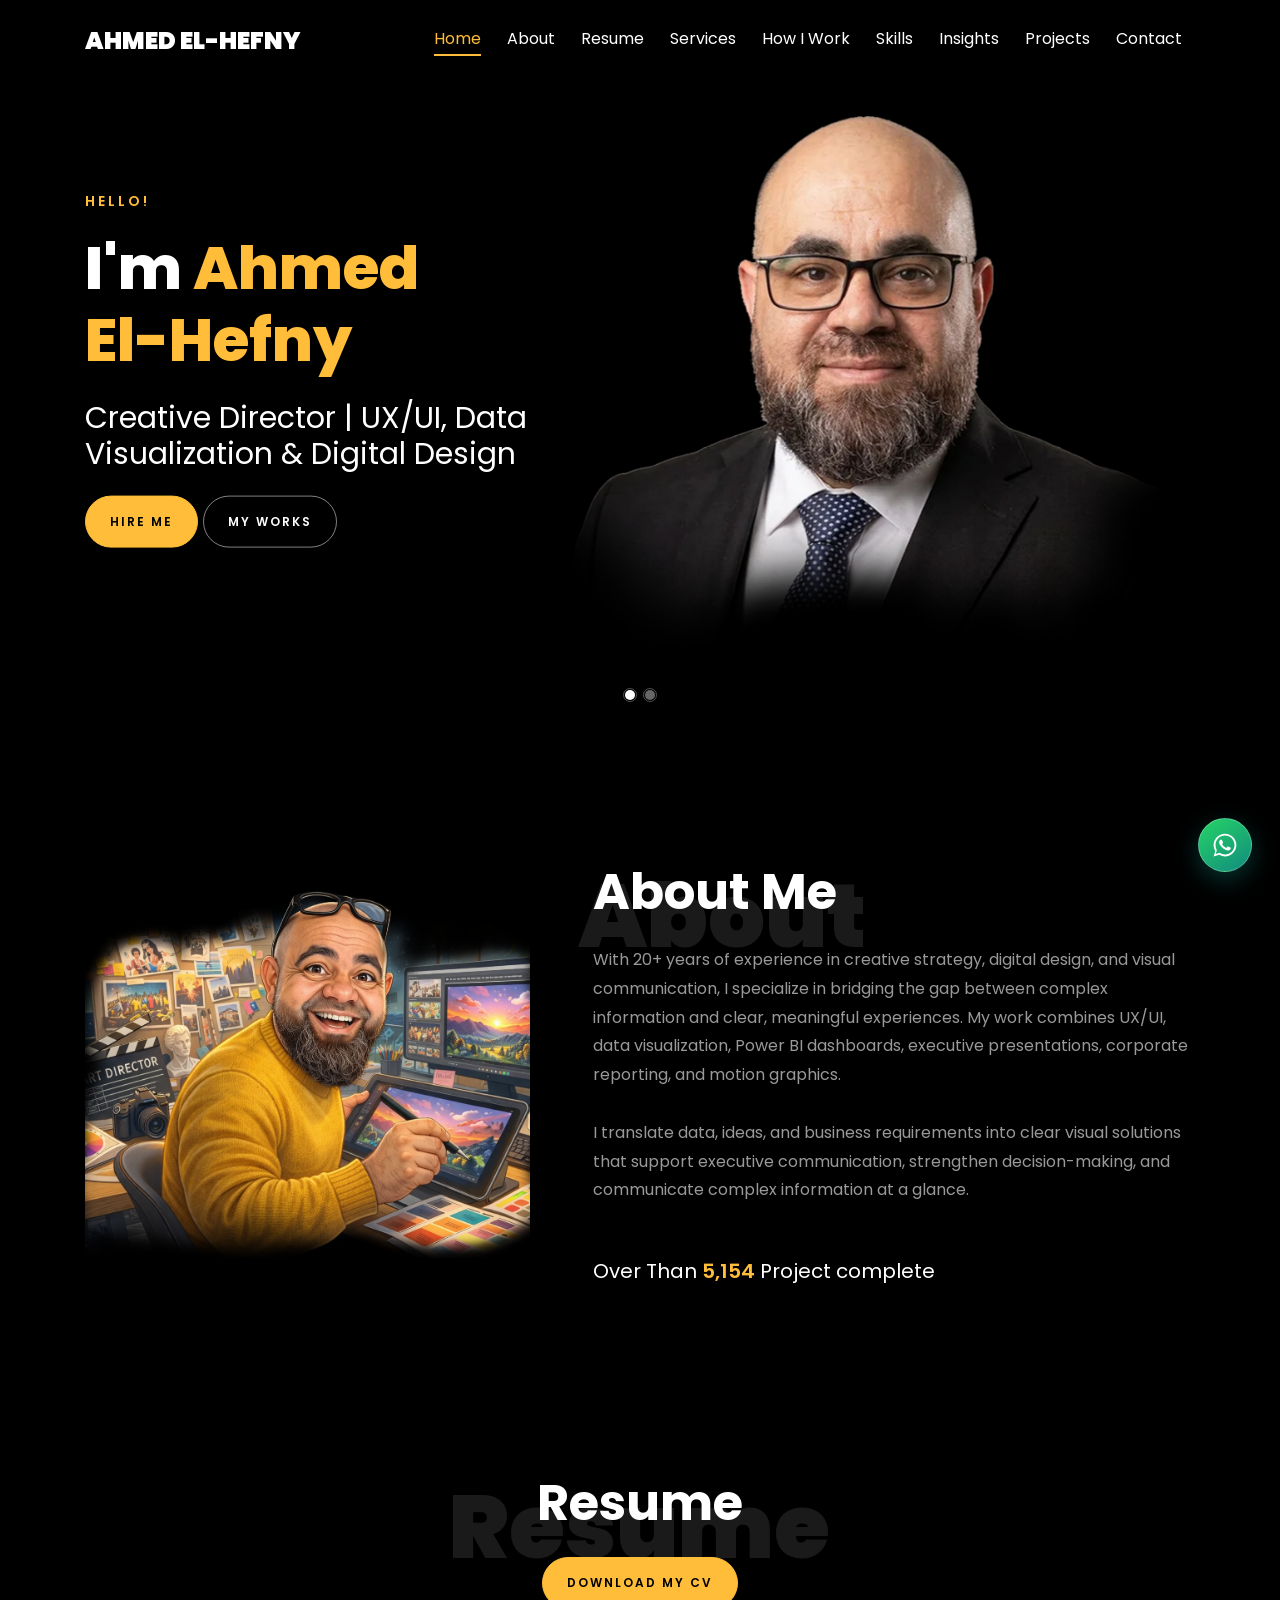
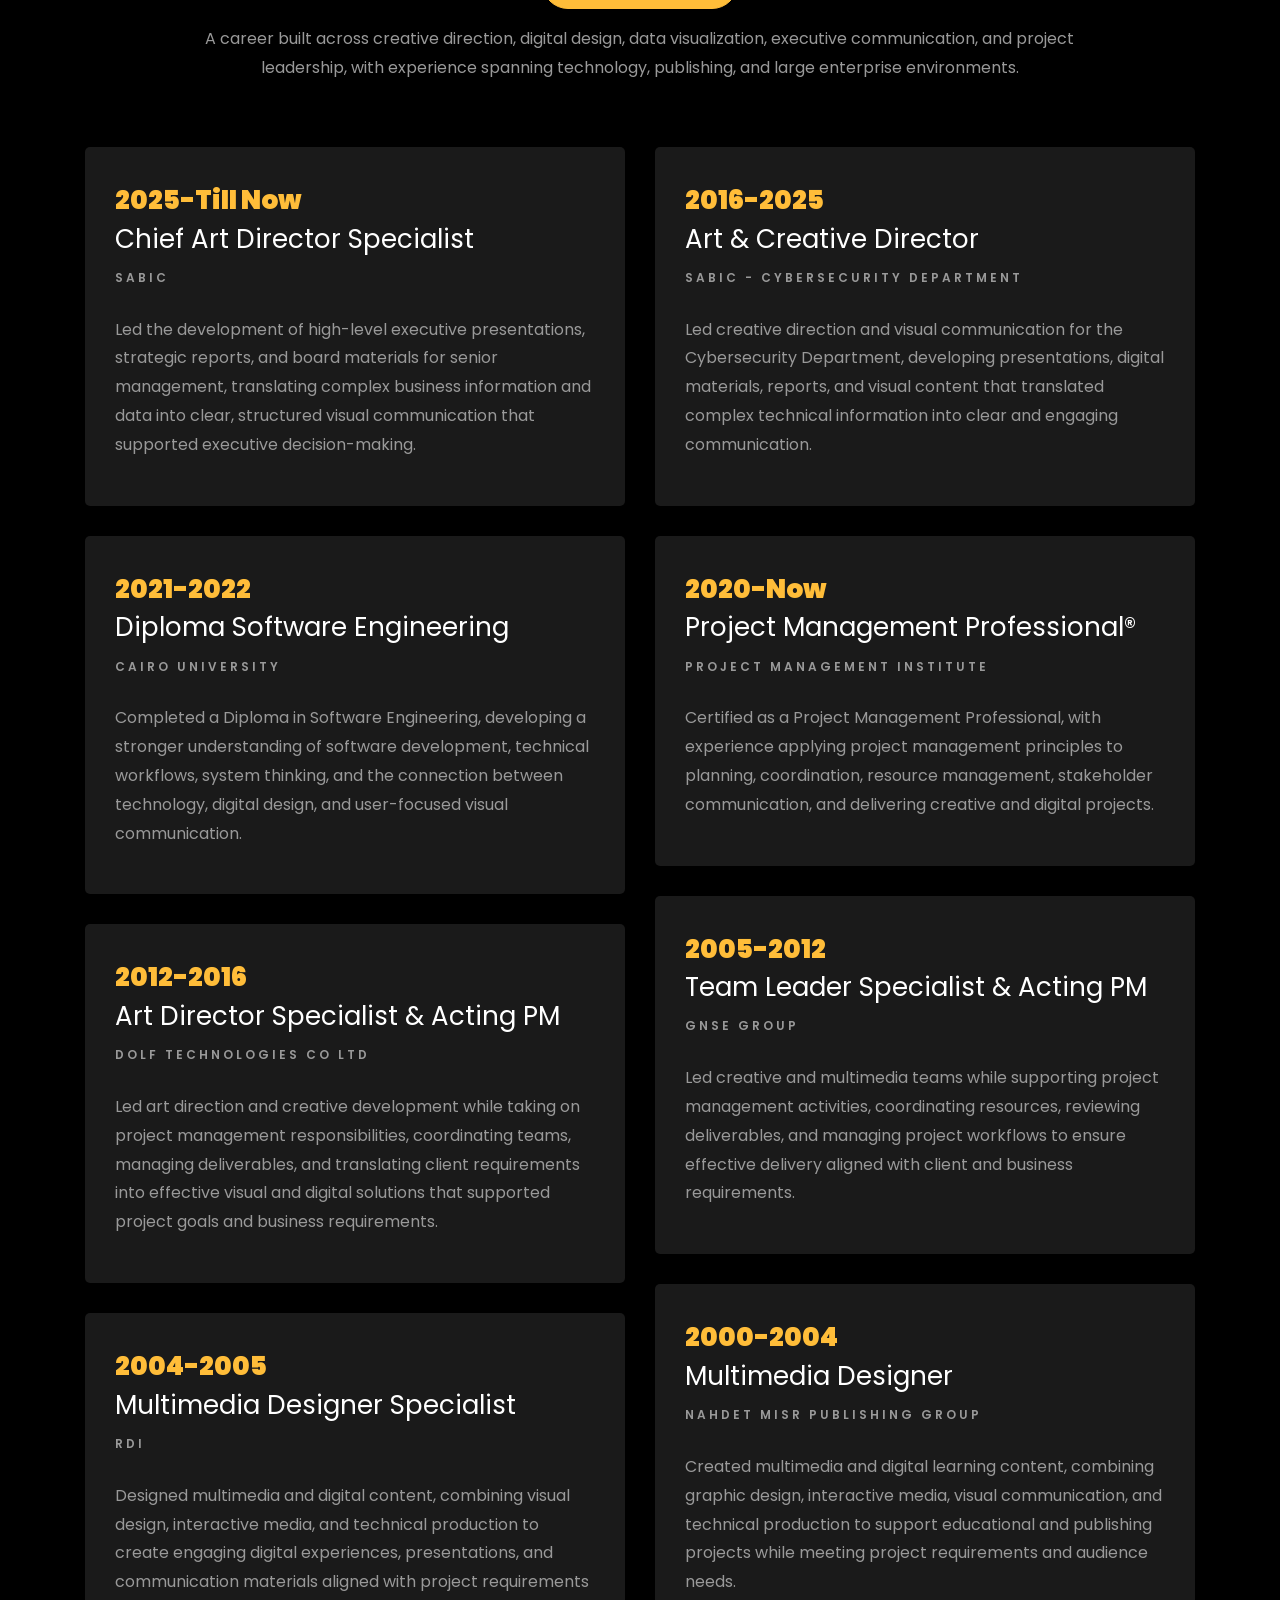
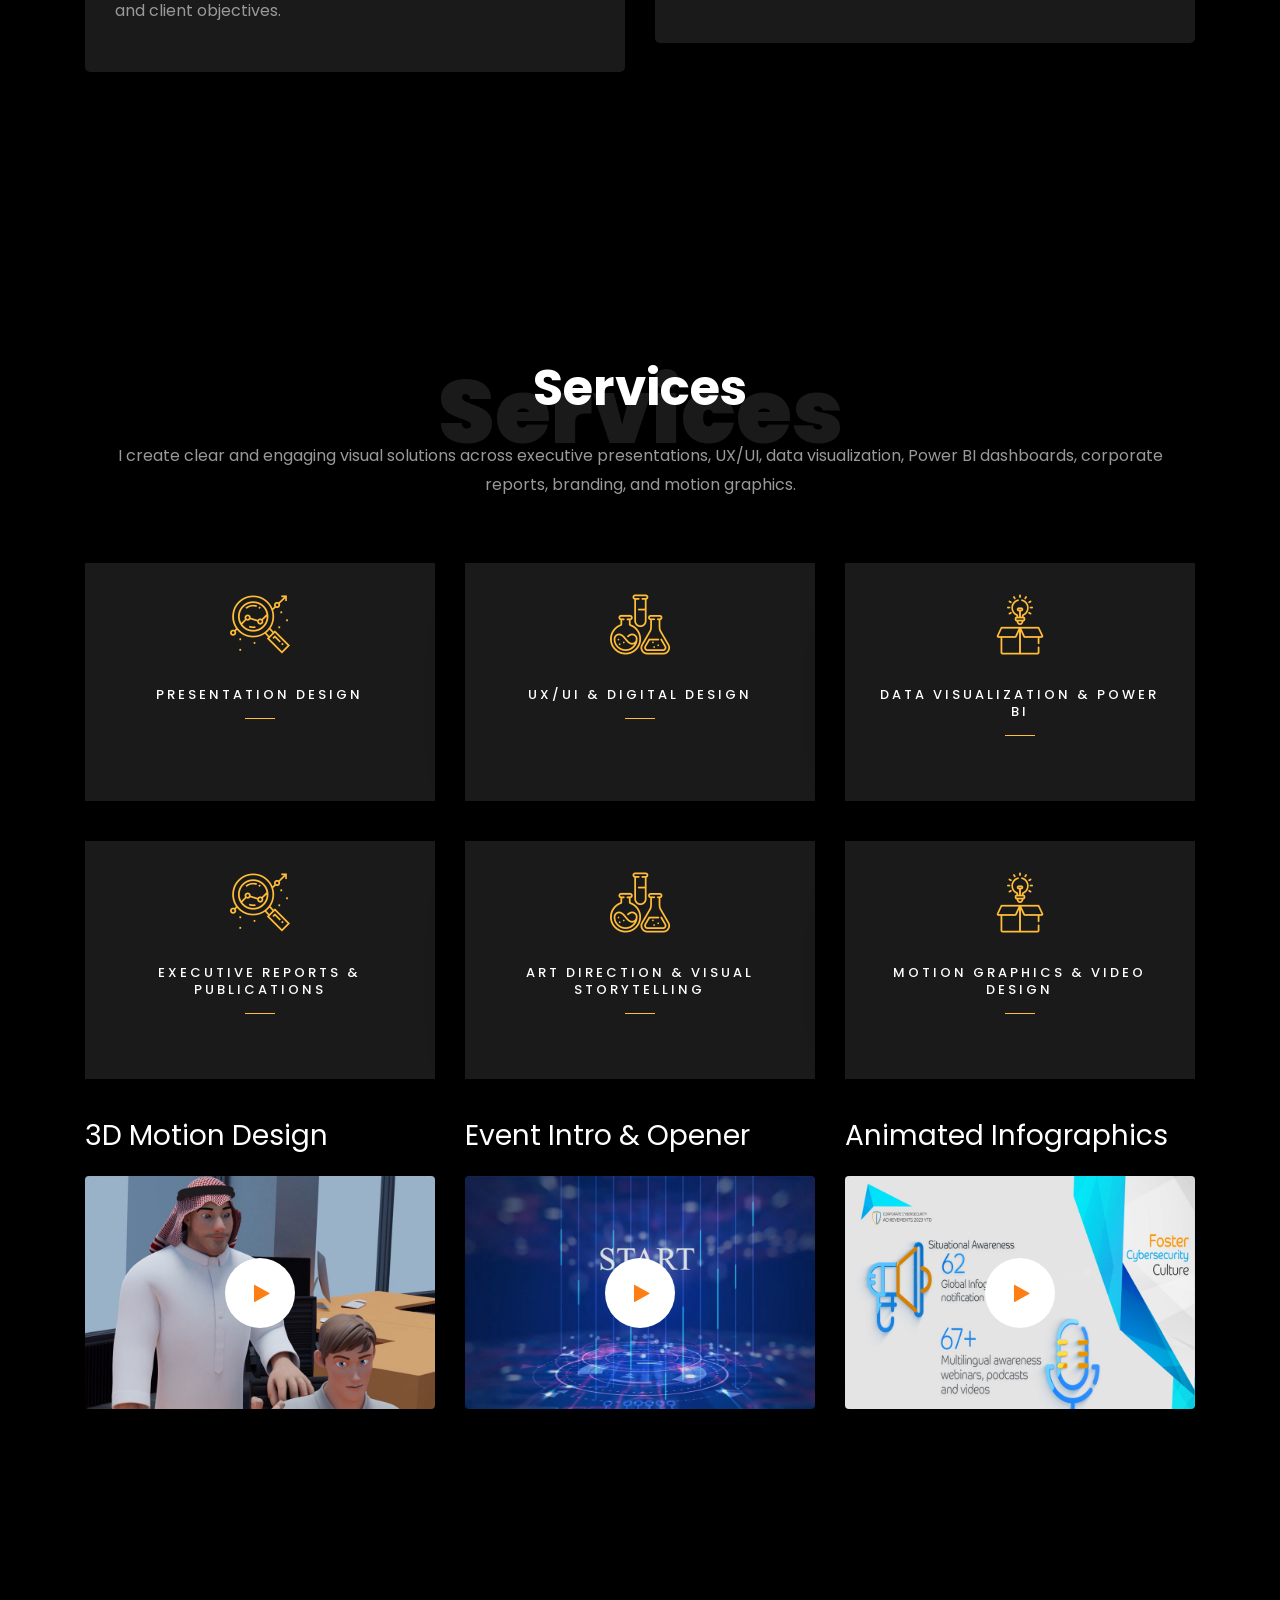
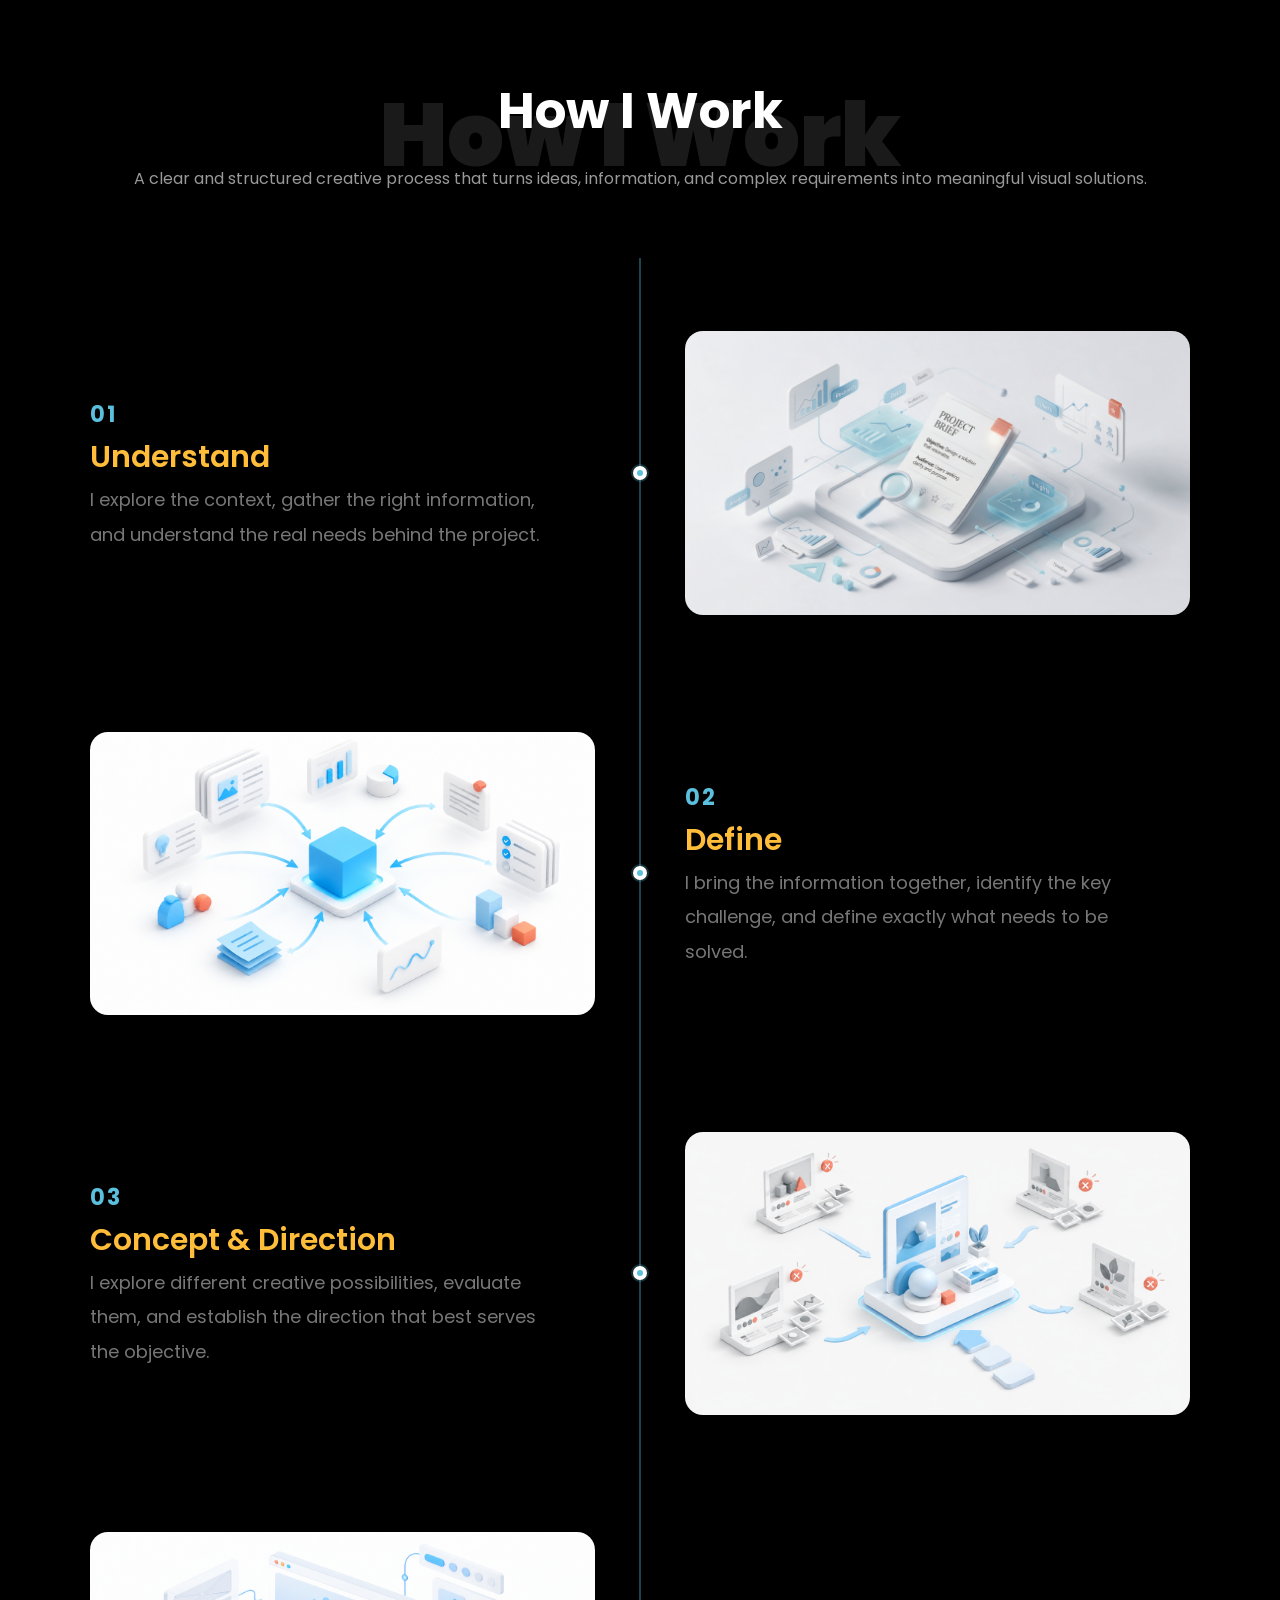
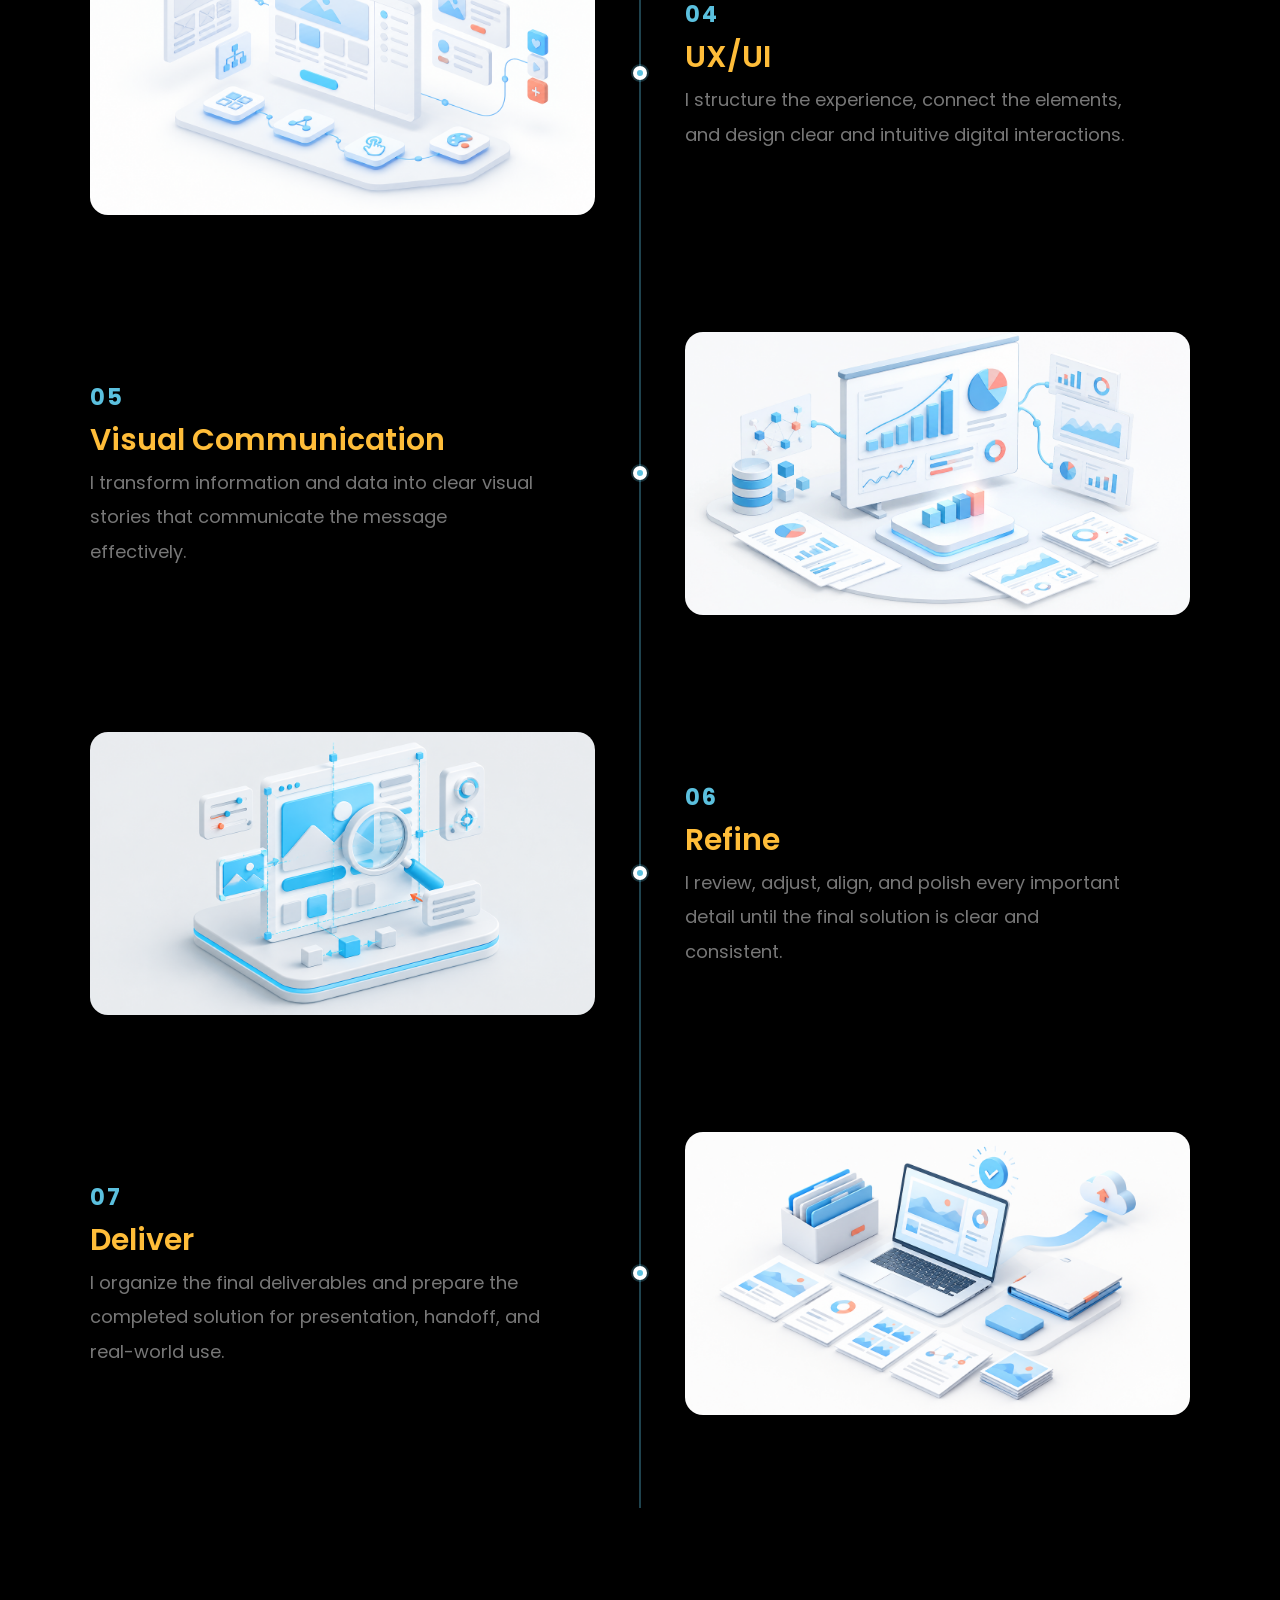
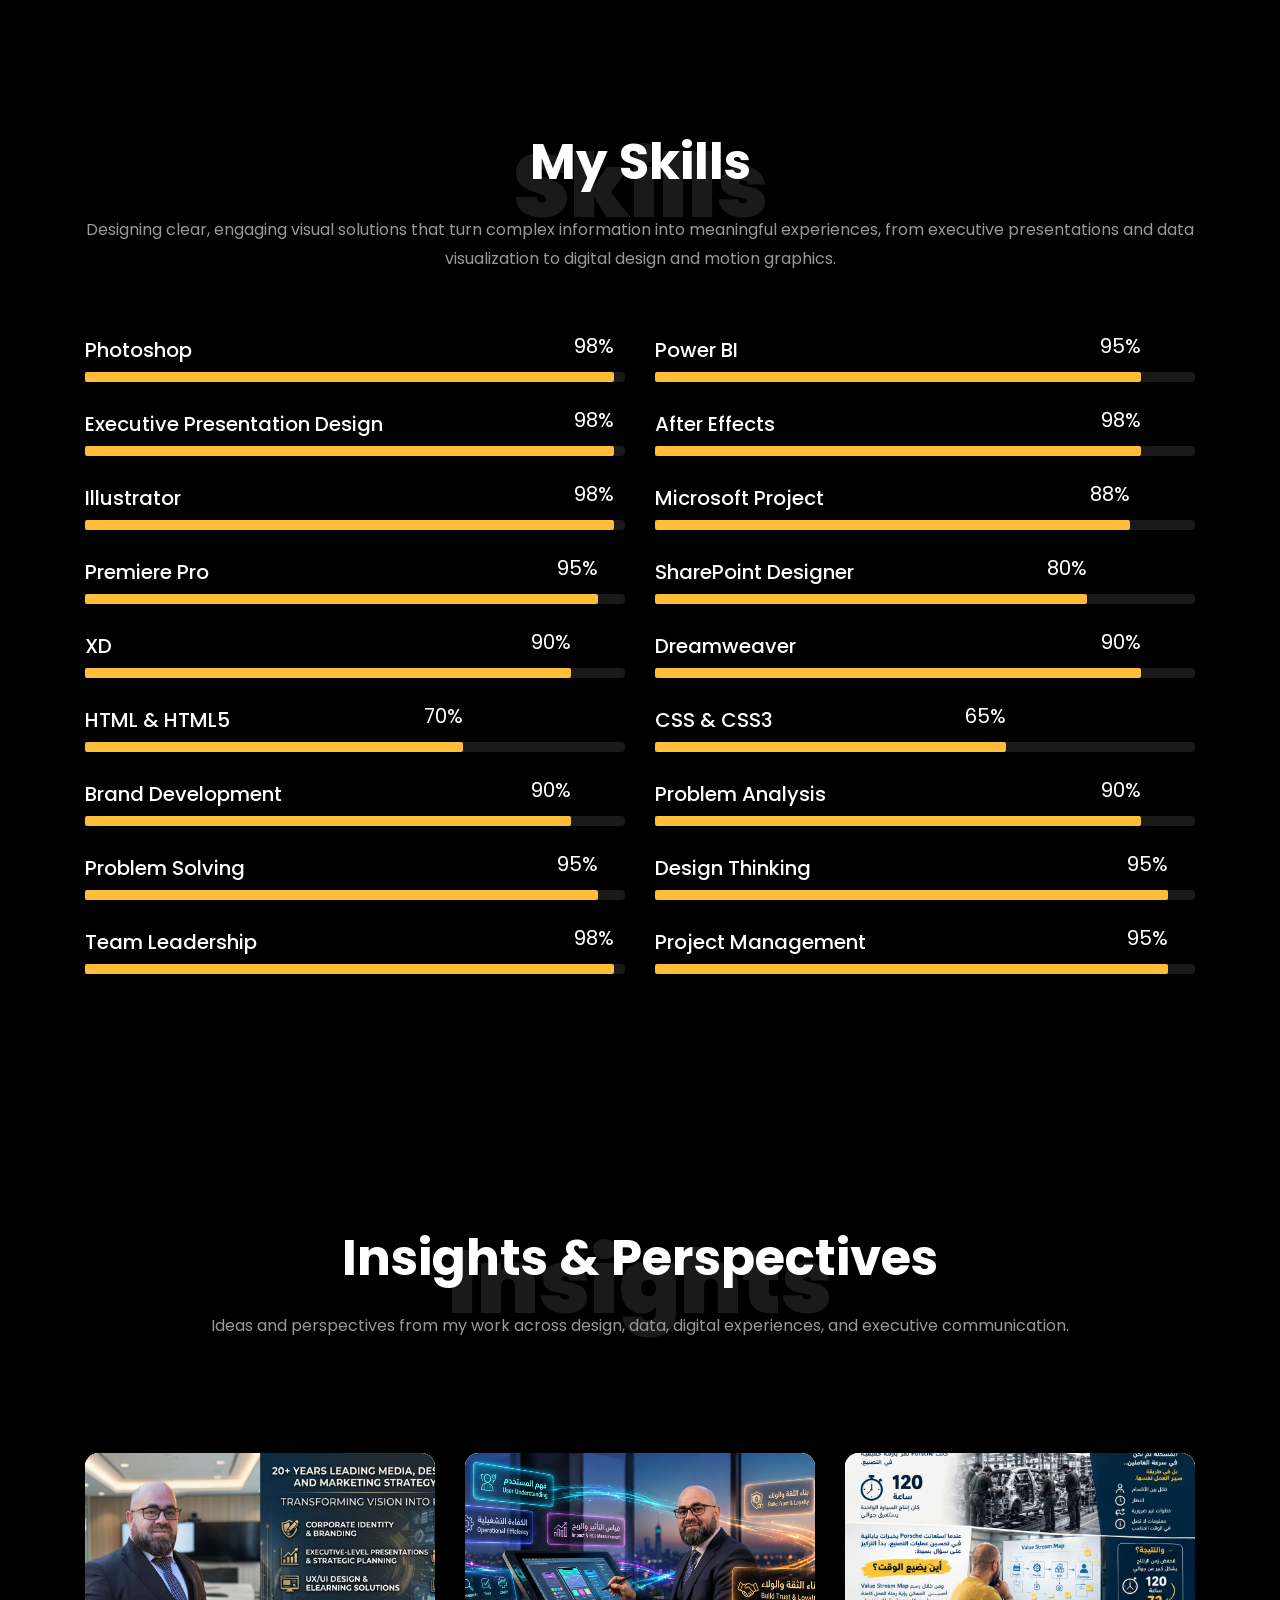
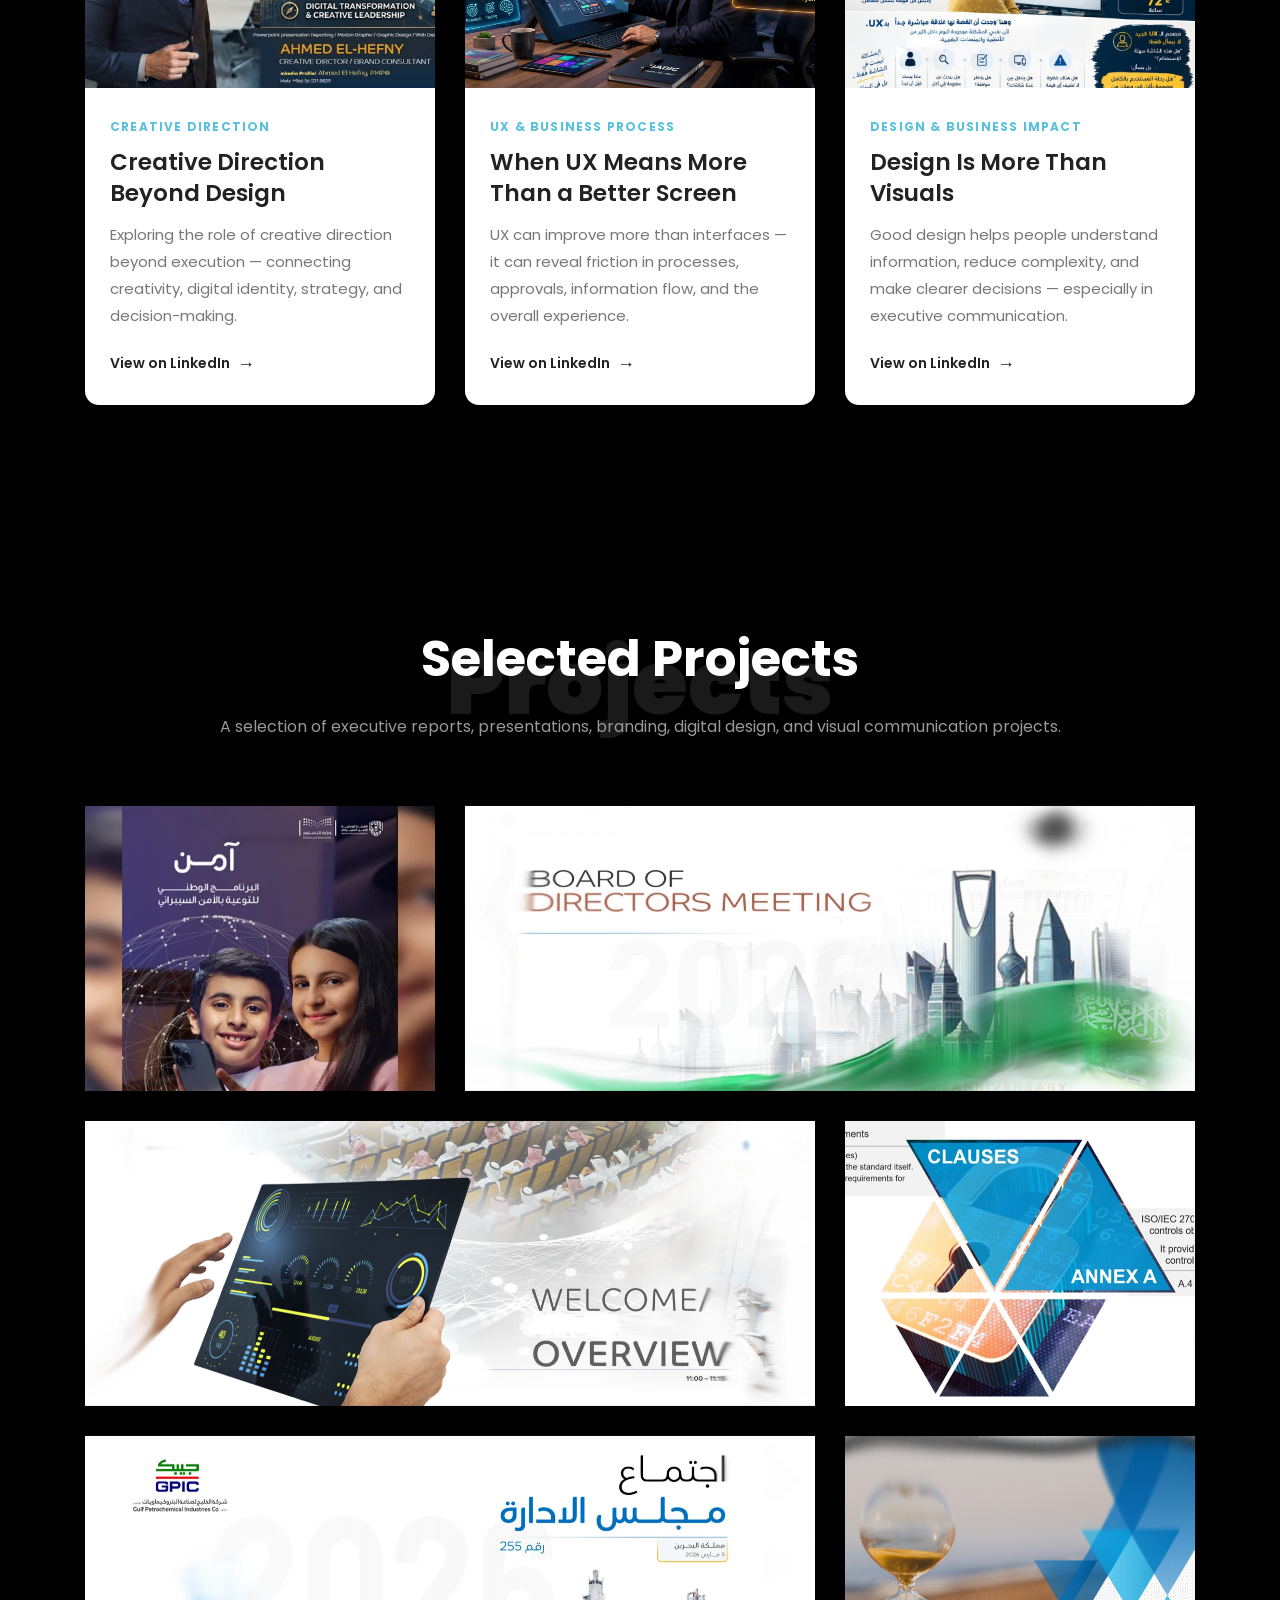
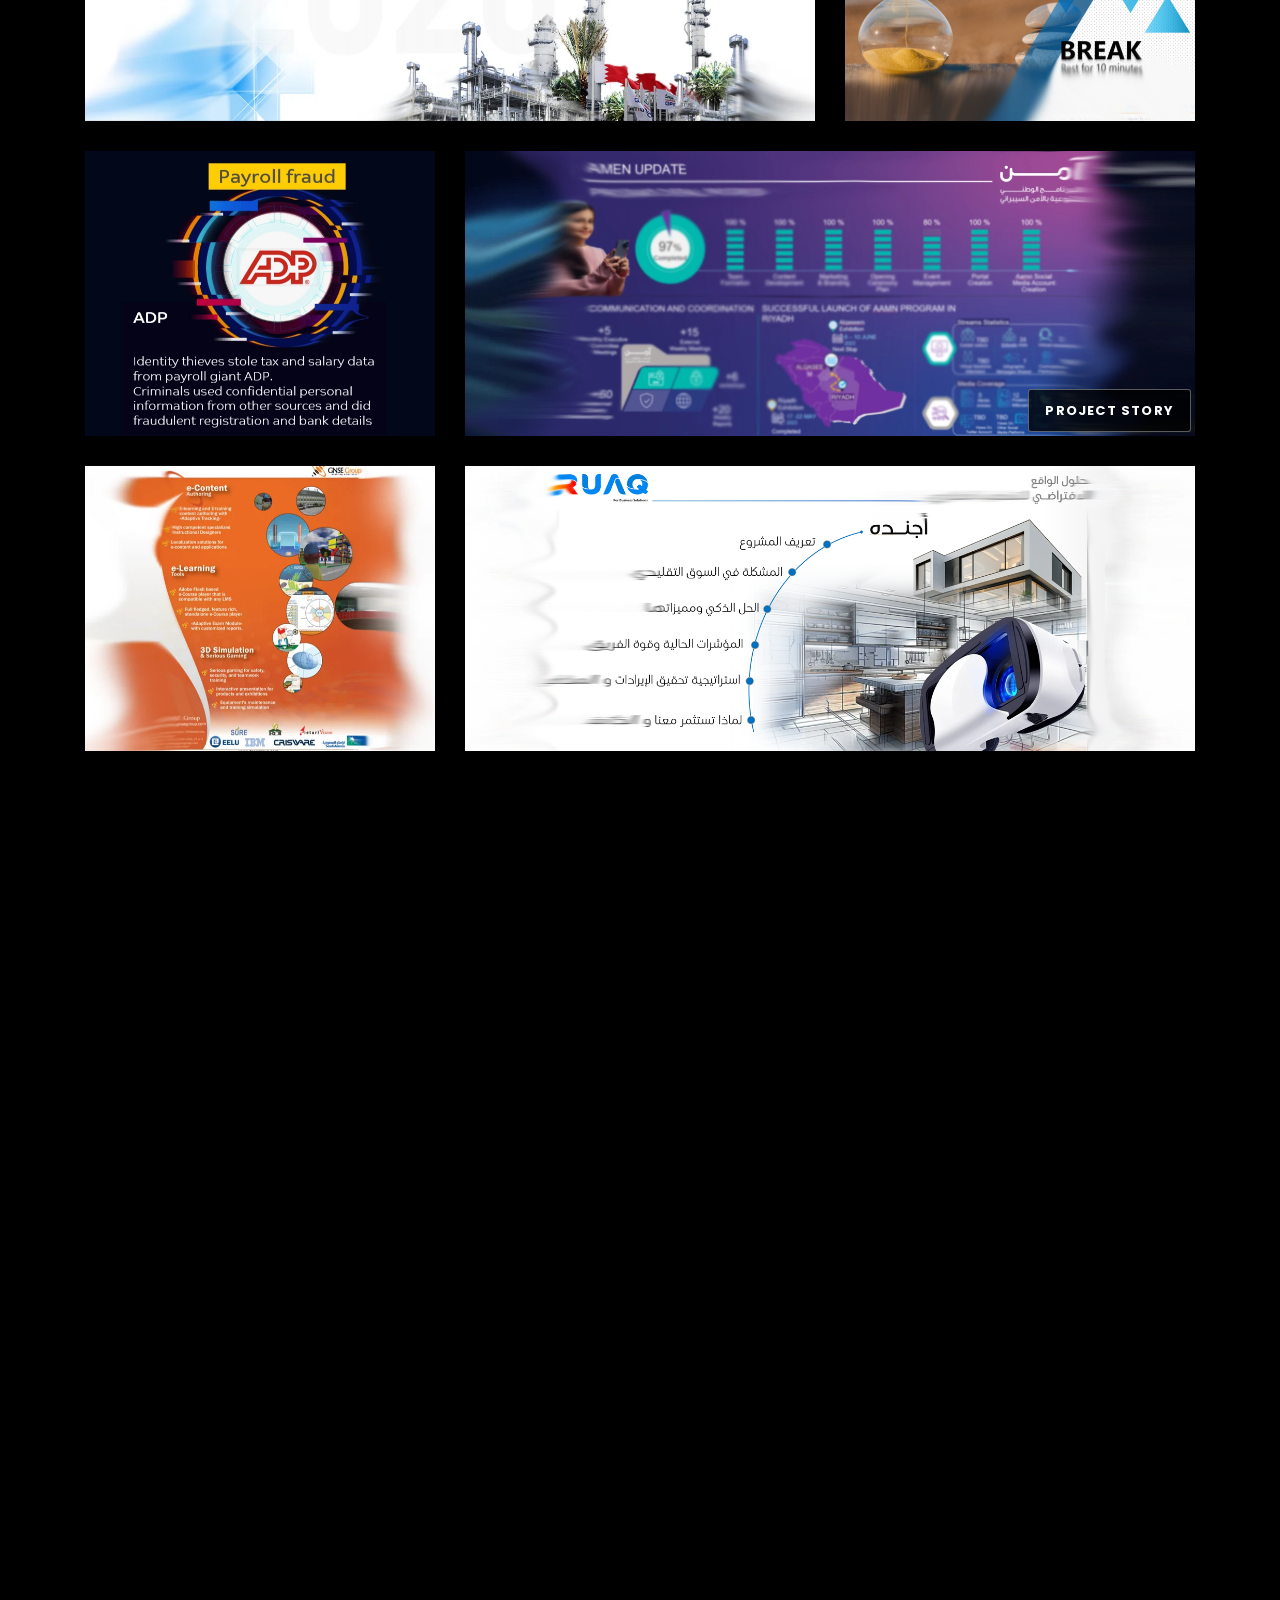
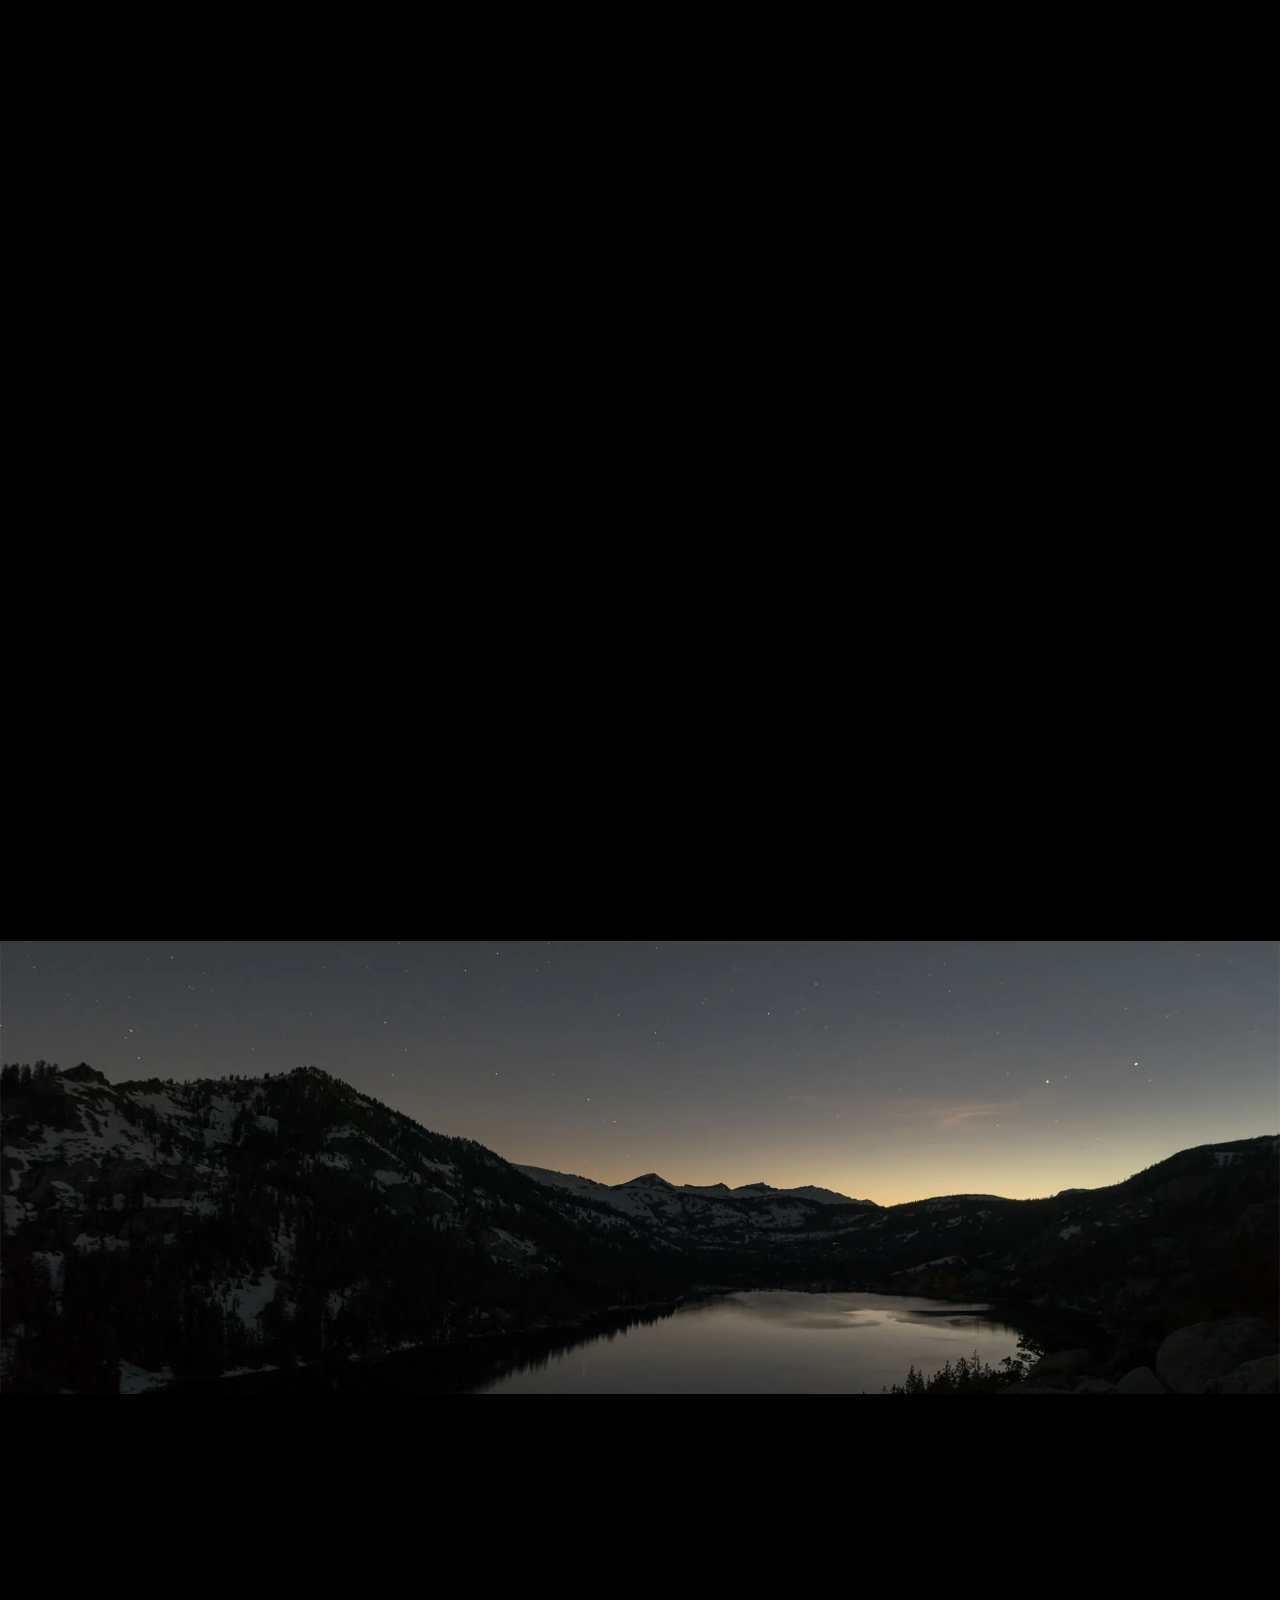
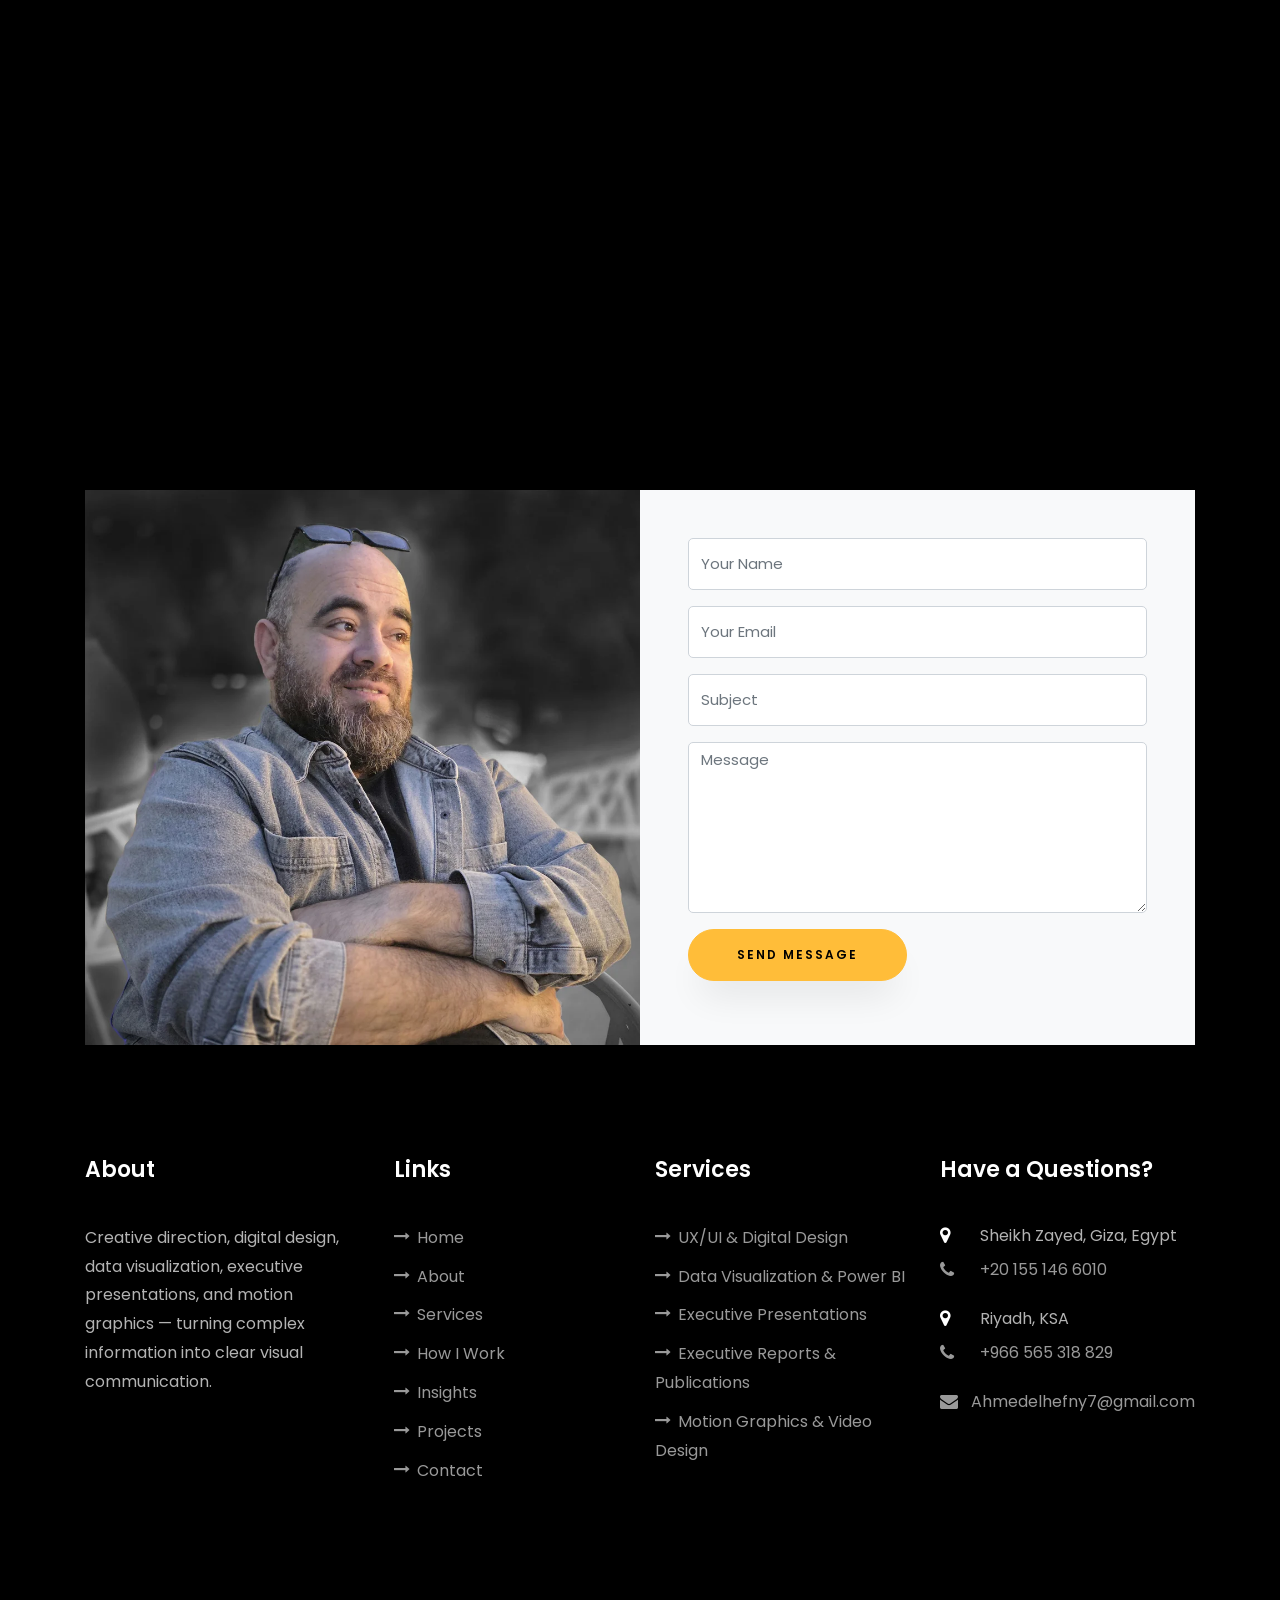
<file: index.html>
<!DOCTYPE html>
<html lang="en">

<head>
	<meta name="google-site-verification" content="knMylD3-D-yOc7WTmDhH0u_AXFLUPD7d5TNvsexMPn8" />

	<title>Ahmed Elhefny | Creative Director | Data Visualization, Power BI & Digital Design</title>
	<meta charset="utf-8">
	<meta name="viewport" content="width=device-width, initial-scale=1, shrink-to-fit=no">
	<meta name="description" content="Ahmed Elhefny is a Creative Director specializing in data visualization, Power BI dashboards, executive presentation design, UX/UI, digital design, and motion graphics.">
	
	<meta property="og:title" content="Ahmed Elhefny | Creative Director | Data Visualization, Power BI & Digital Design">
	<meta property="og:description" content="Creative Director specializing in data visualization, Power BI dashboards, executive presentation design, UX/UI, digital design, and motion graphics.">
	<meta property="og:url" content="https://ah-hefny.github.io/AhmedElhefny/">
	<meta property="og:type" content="website">
	<meta property="og:image" content="https://ah-hefny.github.io/AhmedElhefny/images/AH-about.png">

	
  <script type="application/ld+json">
{
  "@context": "https://schema.org",
  "@type": "ProfilePage",
  "name": "Ahmed Elhefny | Creative Director",
  "url": "https://ah-hefny.github.io/AhmedElhefny/",
  "mainEntity": {
    "@type": "Person",
    "name": "Ahmed Elhefny",
    "url": "https://ah-hefny.github.io/AhmedElhefny/",
    "image": "https://ah-hefny.github.io/AhmedElhefny/images/AH-about.png",
    "jobTitle": "Creative Director",
    "description": "Creative Director specializing in UX/UI, data visualization, Power BI dashboards, executive presentation design, digital design, and motion graphics.",
    "sameAs": [
      "https://www.linkedin.com/in/ahmed-el-hefny-pmp-49030225/"
    ],
    "knowsAbout": [
      "Creative Direction",
      "UX/UI Design",
      "Data Visualization",
      "Power BI",
      "Executive Presentation Design",
      "Digital Design",
      "Motion Graphics"
    ]
  }
}
</script>
	<link href="https://fonts.googleapis.com/css?family=Poppins:100,200,300,400,500,600,700,800,900" rel="stylesheet">

	<link rel="stylesheet" href="css/open-iconic-bootstrap.min.css">
	<link rel="stylesheet" href="css/animate.css">

	<link rel="stylesheet" href="css/owl.carousel.min.css">
	<link rel="stylesheet" href="css/owl.theme.default.min.css">
	<link rel="stylesheet" href="css/magnific-popup.css">

	<link rel="stylesheet" href="css/aos.css">

	<link rel="stylesheet" href="css/ionicons.min.css">

	<link rel="stylesheet" href="css/flaticon.css">
	<link rel="stylesheet" href="css/icomoon.css">
	<link rel="stylesheet" href="css/style.css">
<style>
.project-story-badge {
    position: absolute;
    right: 4px;
    bottom: 4px;
    z-index: 3;
    display: inline-block;
    padding: 9px 16px;
    background: rgba(0, 0, 0, 0.78);
    color: #fff !important;
    font-size: 13px;
    font-weight: 700;
    letter-spacing: 1.2px;
    text-transform: uppercase;
    text-decoration: none !important;
    border: 1px solid rgba(255, 255, 255, 0.35);
    border-radius: 3px;
    transition: all 0.25s ease;
}

.project-story-badge:hover {
    background: #00A3E0;
    border-color: #00A3E0;
    color: #fff !important;
    transform: translateY(-2px);
}

/* WhatsApp Minimalist Orb */
.whatsapp-orb {
    position: fixed;
    bottom: 28px;
    right: 28px;
    width: 54px;
    height: 54px;
    border-radius: 50%;
    background: linear-gradient(145deg, #25D366, #128C7E);
    display: flex;
    align-items: center;
    justify-content: center;
    color: #ffffff !important;
    text-decoration: none !important;
    z-index: 990;
    box-shadow: 0 8px 24px rgba(18, 140, 126, 0.38), 0 3px 8px rgba(0, 0, 0, 0.4);
    border: 1px solid rgba(255, 255, 255, 0.25);
    transition: transform 0.3s cubic-bezier(0.16, 1, 0.3, 1),
                box-shadow 0.3s cubic-bezier(0.16, 1, 0.3, 1),
                border-color 0.3s ease;
    cursor: pointer;
}

.whatsapp-orb:hover {
    transform: translateY(-4px) scale(1.06);
    box-shadow: 0 14px 32px rgba(37, 211, 102, 0.48), 0 5px 12px rgba(0, 0, 0, 0.5);
    border-color: rgba(255, 255, 255, 0.45);
}

.whatsapp-orb:active {
    transform: translateY(-1px) scale(0.97);
}

.whatsapp-orb-icon {
    width: 28px;
    height: 28px;
    fill: #ffffff;
    display: block;
    pointer-events: none;
    transition: transform 0.25s ease;
}

.whatsapp-orb:hover .whatsapp-orb-icon {
    transform: scale(1.04);
}

.whatsapp-orb-tooltip {
    position: absolute;
    right: calc(100% + 14px);
    top: 50%;
    transform: translateY(-50%) translateX(6px);
    background: rgba(18, 18, 18, 0.92);
    backdrop-filter: blur(8px);
    -webkit-backdrop-filter: blur(8px);
    color: #ffffff;
    font-size: 12px;
    font-weight: 600;
    letter-spacing: 0.5px;
    white-space: nowrap;
    padding: 7px 14px;
    border-radius: 6px;
    border: 1px solid rgba(255, 255, 255, 0.14);
    box-shadow: 0 8px 20px rgba(0, 0, 0, 0.4);
    opacity: 0;
    pointer-events: none;
    transition: opacity 0.25s ease, transform 0.25s cubic-bezier(0.16, 1, 0.3, 1);
}

.whatsapp-orb-tooltip::after {
    content: '';
    position: absolute;
    left: 100%;
    top: 50%;
    transform: translateY(-50%);
    border-width: 5px;
    border-style: solid;
    border-color: transparent transparent transparent rgba(18, 18, 18, 0.92);
}

.whatsapp-orb:hover .whatsapp-orb-tooltip {
    opacity: 1;
    transform: translateY(-50%) translateX(0);
}

@media (max-width: 767.98px) {
    .whatsapp-orb {
        bottom: calc(20px + env(safe-area-inset-bottom, 0px));
        right: 20px;
        width: 48px;
        height: 48px;
    }
    .whatsapp-orb-icon {
        width: 25px;
        height: 25px;
    }
    .whatsapp-orb-tooltip {
        display: none !important;
    }
}

/* Mobile fix: prevent nested project rows from overflowing */
@media (max-width: 767.98px) {
    #projects-section .row .row {
        margin-left: 0;
        margin-right: 0;
    }
}
</style>
</head>

<body data-spy="scroll" data-target=".site-navbar-target" data-offset="300">


	<nav class="navbar navbar-expand-lg navbar-dark ftco_navbar ftco-navbar-light site-navbar-target" id="ftco-navbar">
		<div class="container">
			<a class="navbar-brand" href="index.html">AHMED EL-HEFNY</a>
			<button class="navbar-toggler js-fh5co-nav-toggle fh5co-nav-toggle" type="button" data-toggle="collapse"
				data-target="#ftco-nav" aria-controls="ftco-nav" aria-expanded="false" aria-label="Toggle navigation">
				<span class="oi oi-menu"></span> Menu
			</button>

			<div class="collapse navbar-collapse" id="ftco-nav">
    <ul class="navbar-nav nav ml-auto">
        <li class="nav-item"><a href="#home-section" class="nav-link"><span>Home</span></a></li>
        <li class="nav-item"><a href="#about-section" class="nav-link"><span>About</span></a></li>
        <li class="nav-item"><a href="#resume-section" class="nav-link"><span>Resume</span></a></li>
        <li class="nav-item"><a href="#services-section" class="nav-link"><span>Services</span></a></li>
        <li class="nav-item"><a href="#how-i-work-section" class="nav-link"><span>How I Work</span></a></li>
        <li class="nav-item"><a href="#skills-section" class="nav-link"><span>Skills</span></a></li>
        <li class="nav-item"><a href="#insights-section" class="nav-link"><span>Insights</span></a></li>
        <li class="nav-item"><a href="#projects-section" class="nav-link"><span>Projects</span></a></li>
        <!-- Blog section intentionally kept commented out -->
        <li class="nav-item"><a href="#contact-section" class="nav-link"><span>Contact</span></a></li>
    </ul>
</div>
		</div>
	</nav>
	<section id="home-section" class="hero">
		<div class="home-slider  owl-carousel">
			<div class="slider-item ">
				<div class="overlay"></div>
				<div class="container">
					<div class="row d-md-flex no-gutters slider-text align-items-end justify-content-end"
						data-scrollax-parent="true">
						<div class="one-third js-fullheight order-md-last img"
							style="background-image:url(images/AH-about.webp);">
							<div class="overlay"></div>
						</div>
						<div class="one-forth d-flex  align-items-center ftco-animate"
							data-scrollax=" properties: { translateY: '70%' }">
							<div class="text">
								<span class="subheading">Hello!</span>
								<h1 class="mb-4 mt-3">I'm <span>Ahmed <br>El-Hefny</span></h1>
								<h2 class="mb-4">Creative Director | UX/UI, Data Visualization &amp; Digital Design</h2>
								<p><a href="#contact-section" class="btn btn-primary py-3 px-4">Hire me</a> <a href="#projects-section" class="btn btn-white btn-outline-white py-3 px-4">My works</a></p>
							</div>
						</div>
					</div>
				</div>
			</div>

			<div class="slider-item">
				<div class="overlay"></div>
				<div class="container">
					<div class="row d-flex no-gutters slider-text align-items-end justify-content-end"
						data-scrollax-parent="true">
						<div class="one-third js-fullheight order-md-last img"
							style="background-image:url(images/AH-about22.webp);">
							<div class="overlay"></div>
						</div>
						<div class="one-forth d-flex align-items-center ftco-animate"
							data-scrollax=" properties: { translateY: '70%' }">
							<div class="text">
								<span class="subheading">!!!</span>
								<h1 class="mb-4 mt-3">Executive Presentation | Power BI | Motion Graphics Specialist</h1>
								<p><a href="#contact-section" class="btn btn-primary py-3 px-4">Hire me</a> <a href="#projects-section" class="btn btn-white btn-outline-white py-3 px-4">My works</a></p>
							</div>
						</div>
					</div>
				</div>
			</div>
		</div>
	</section>

	<section class="ftco-about img ftco-section ftco-no-pb" id="about-section">
		<div class="container">
			<div class="row d-flex">
				<div class="col-md-6 col-lg-5 d-flex">
					<div class="img-about img d-flex align-items-stretch">
						<div class="overlay"></div>
						<div class="img d-flex align-self-stretch align-items-center"
							style="background-image:url(images/bg_2.webp);">
						</div>
					</div>
				</div>
				<div class="col-md-6 col-lg-7 pl-lg-5 pb-5">
					<div class="row justify-content-start pb-3">
						<div class="col-md-12 heading-section ftco-animate">
							<h1 class="big">About</h1>
							<h2 class="mb-4">About Me</h2>
					<p>With 20+ years of experience in creative strategy, digital design, and visual communication, I specialize in bridging the gap between complex information and clear, meaningful experiences. My work combines UX/UI, data visualization, Power BI dashboards, executive presentations, corporate reporting, and motion graphics.<br><br>

I translate data, ideas, and business requirements into clear visual solutions that support executive communication, strengthen decision-making, and communicate complex information at a glance.</p>
						</div>
					</div>
					<div class="counter-wrap ftco-animate d-flex mt-md-3">
						<div class="text">
							<p class="mb-4">
								<span>Over Than</span>
								<span class="number" data-number="10320">0</span>
								<span>Project complete</span>

						</div>
					</div>
				</div>
			</div>
		</div>
	</section>

	<section class="ftco-section ftco-no-pb" id="resume-section">
		<div class="container">
			<div class="row justify-content-center pb-5">
				<div class="col-md-10 heading-section text-center ftco-animate">
					<h1 class="big big-2">Resume</h1>
					<h2 class="mb-4">Resume</h2>
<p>
    <a href="Ahmed-El-Hefny-CV.pdf" download class="btn btn-primary py-3 px-4">
        Download My CV
    </a>
</p>
					<p>A career built across creative direction, digital design, data visualization, executive communication, and project leadership, with experience spanning technology, publishing, and large enterprise environments.</p>
				</div>
			</div>
			<div class="row">
				<div class="col-md-6">
					<div class="resume-wrap ftco-animate">
						<span class="date">2025-Till Now</span>
						<h2>Chief Art Director Specialist</h2>
						<span class="position">SABIC</span>
							<p class="mt-4">Led the development of high-level executive presentations, strategic reports, and board materials for senior management, translating complex business information and data into clear, structured visual communication that supported executive decision-making.</p>


					</div>
					<div class="resume-wrap ftco-animate">
						<span class="date">2021-2022</span>
						<h2>Diploma Software Engineering </h2>
						<span class="position">Cairo University</span>
					<p class="mt-4">Completed a Diploma in Software Engineering, developing a stronger understanding of software development, technical workflows, system thinking, and the connection between technology, digital design, and user-focused visual communication.</p>

					</div>

					<div class="resume-wrap ftco-animate">
						<span class="date">2012-2016</span>
						<h2>Art Director Specialist & Acting PM</h2>
						<span class="position">Dolf Technologies Co Ltd</span>
					<p class="mt-4">Led art direction and creative development while taking on project management responsibilities, coordinating teams, managing deliverables, and translating client requirements into effective visual and digital solutions that supported project goals and business requirements.</p>
					</div>

					<div class="resume-wrap ftco-animate">
						<span class="date">2004-2005</span>
						<h2>Multimedia Designer Specialist</h2>
						<span class="position">RDI</span>
						<p class="mt-4">Designed multimedia and digital content, combining visual design, interactive media, and technical production to create engaging digital experiences, presentations, and communication materials aligned with project requirements and client objectives.</p>
					</div>

				</div>

				<div class="col-md-6">
					<div class="resume-wrap ftco-animate">
						<span class="date">2016-2025</span>
						<h2>Art &amp; Creative Director</h2>
						<span class="position">SABIC - Cybersecurity Department</span>
						<p class="mt-4">Led creative direction and visual communication for the Cybersecurity Department, developing presentations, digital materials, reports, and visual content that translated complex technical information into clear and engaging communication.</p>
					</div>
					<div class="resume-wrap ftco-animate">
						<span class="date">2020-Now</span>
						<h2>Project Management Professional®</h2>
						<span class="position">Project Management Institute</span>
						<p class="mt-4">Certified as a Project Management Professional, with experience applying project management principles to planning, coordination, resource management, stakeholder communication, and delivering creative and digital projects.</p>
					</div>
					<div class="resume-wrap ftco-animate">
						<span class="date">2005-2012</span>
						<h2>Team Leader Specialist & Acting PM</h2>
						<span class="position">GNSE Group</span>
						<p class="mt-4">Led creative and multimedia teams while supporting project management activities, coordinating resources, reviewing deliverables, and managing project workflows to ensure effective delivery aligned with client and business requirements.</p>
					</div>

					<div class="resume-wrap ftco-animate">
						<span class="date">2000-2004</span>
						<h2>Multimedia Designer</h2>
						<span class="position">Nahdet Misr Publishing Group</span>
						<p class="mt-4">Created multimedia and digital learning content, combining graphic design, interactive media, visual communication, and technical production to support educational and publishing projects while meeting project requirements and audience needs.</p>
					</div>

				</div>
			</div>
			<div class="row justify-content-center mt-5">
				<div class="col-md-6 text-center ftco-animate">

				</div>
			</div>
		</div>
	</section>

	<section class="ftco-section" id="services-section">
		<div class="container">
			<div class="row justify-content-center py-5 mt-5">
				<div class="col-md-12 heading-section text-center ftco-animate">
					<h1 class="big big-2">Services</h1>
					<h2 class="mb-4">Services</h2>
					<p>I create clear and engaging visual solutions across executive presentations, UX/UI, data visualization, Power BI dashboards, corporate reports, branding, and motion graphics.</p>
				</div>
			</div>
			<div class="row">
				<div class="col-md-4 text-center d-flex ftco-animate">
					<a href="#" class="services-1">
						<span class="icon">
							<i class="flaticon-analysis"></i>
						</span>
						<div class="desc">
							<h3 class="mb-5">Presentation Design</h3>
						</div>
					</a>
				</div>
				<div class="col-md-4 text-center d-flex ftco-animate">
					<a href="#" class="services-1">
						<span class="icon">
							<i class="flaticon-flasks"></i>
						</span>
						<div class="desc">
							<h3 class="mb-5">UX/UI & Digital Design</h3>
						</div>
					</a>
				</div>
				<div class="col-md-4 text-center d-flex ftco-animate">
					<a href="#" class="services-1">
						<span class="icon">
							<i class="flaticon-ideas"></i>
						</span>
						<div class="desc">
							<h3 class="mb-5">Data Visualization & Power BI</h3>
						</div>
					</a>
				</div>



				<div class="col-md-4 text-center d-flex ftco-animate">
					<a href="#" class="services-1">
						<span class="icon">
							<i class="flaticon-analysis"></i>
						</span>
						<div class="desc">
							<h3 class="mb-5">Executive Reports & Publications</h3>
						</div>
					</a>
				</div>
				<div class="col-md-4 text-center d-flex ftco-animate">
					<a href="#" class="services-1">
						<span class="icon">
							<i class="flaticon-flasks"></i>
						</span>
						<div class="desc">
							<h3 class="mb-5">Art Direction & Visual Storytelling</h3>
						</div>
					</a>
				</div>
				<div class="col-md-4 text-center d-flex ftco-animate">
					<a href="#" class="services-1">
						<span class="icon">
							<i class="flaticon-ideas"></i>
						</span>
						<div class="desc">
							<h3 class="mb-5">Motion Graphics & Video Design</h3>
						</div>
					</a>
				</div>



				<div class="col-lg-4 mb-5 mb-lg-0">
					<div class="mb-5">
						<h3 class="footer-heading mb-4">3D Motion Design</h3>

						<div class="block-16">
							<figure>
								<img src="Vid/img_1.jpg" alt="3D character animation and motion design project" class="img-fluid rounded">
								<a href="Vid/3D-Chrater.mp4" class="play-button popup-vimeo"><span
										class="icon-play"></span></a>
							</figure>
						</div>
					</div>
				</div>

				<div class="col-lg-4 mb-5 mb-lg-0">
					<div class="mb-5">
						<h3 class="footer-heading mb-4">Event Intro & Opener</h3>

						<div class="block-16">
							<figure>
								<img src="Vid/img_2.jpg" alt="Event intro and opener motion graphics for conferences and events" class="img-fluid rounded">
								<a href="Vid/Program-Mov.mp4" class="play-button popup-vimeo"><span
										class="icon-play"></span></a>
							</figure>
						</div>
					</div>
				</div>


				<div class="col-lg-4 mb-5 mb-lg-0">
					<div class="mb-5">
						<h3 class="footer-heading mb-4">Animated Infographics</h3>

						<div class="block-16">
							<figure>
								<img src="Vid/img_3.jpg" alt="Animated infographics for presenting data and information" class="img-fluid rounded">
								<a href="Vid/infografic-mov.mp4" class="play-button popup-vimeo"><span
										class="icon-play"></span></a>
							</figure>
						</div>
					</div>
				</div>

			</div>
		</div>
	</section>


	<!-- How I Work Section -->
<section class="ftco-section" id="how-i-work-section">
    <div class="container">

        <div class="row justify-content-center pb-5">
            <div class="col-md-12 heading-section text-center ftco-animate">
                <h1 class="big big-2">How I Work</h1>
                <h2 class="mb-4">How I Work</h2>
                <p>
                    A clear and structured creative process that turns ideas,
                    information, and complex requirements into meaningful visual solutions.
                </p>
            </div>
        </div>

        <div class="how-work-timeline">

            <!-- 01 Understand -->
            <div class="how-work-step ftco-animate">
                <div class="how-work-content">
                    <span class="how-work-number">01</span>
                    <h3>Understand</h3>
                    <p>
                        I explore the context, gather the right information,
                        and understand the real needs behind the project.
                    </p>
                </div>

                <div class="how-work-visual">
                    <img src="how-i-work/how-work-01-understand.png"
                         alt="Understand project goals and requirements">
                </div>
            </div>

            <!-- 02 Define -->
            <div class="how-work-step reverse ftco-animate">
                <div class="how-work-content">
                    <span class="how-work-number">02</span>
                    <h3>Define</h3>
                    <p>
                        I bring the information together, identify the key challenge,
                        and define exactly what needs to be solved.
                    </p>
                </div>

                <div class="how-work-visual">
                    <img src="how-i-work/how-work-02-define.png"
                         alt="Define project scope and requirements">
                </div>
            </div>

            <!-- 03 Concept & Direction -->
            <div class="how-work-step ftco-animate">
                <div class="how-work-content">
                    <span class="how-work-number">03</span>
                    <h3>Concept &amp; Direction</h3>
                    <p>
                        I explore different creative possibilities, evaluate them,
                        and establish the direction that best serves the objective.
                    </p>
                </div>

                <div class="how-work-visual">
                    <img src="how-i-work/how-work-03-concept-direction.png"
                         alt="Creative concept and visual direction">
                </div>
            </div>

            <!-- 04 UX/UI -->
            <div class="how-work-step reverse">
                <div class="how-work-content">
                    <span class="how-work-number">04</span>
                    <h3>UX/UI</h3>
                    <p>
                        I structure the experience, connect the elements,
                        and design clear and intuitive digital interactions.
                    </p>
                </div>

                <div class="how-work-visual">
                    <img src="how-i-work/how-work-04-ux-ui.png"
                         alt="UX and UI design development">
                </div>
            </div>

            <!-- 05 Visual Communication -->
            <div class="how-work-step ftco-animate">
                <div class="how-work-content">
                    <span class="how-work-number">05</span>
                    <h3>Visual Communication</h3>
                    <p>
                        I transform information and data into clear visual stories
                        that communicate the message effectively.
                    </p>
                </div>

                <div class="how-work-visual">
                    <img src="how-i-work/how-work-05-visual-communication.png"
                         alt="Visual communication and information design">
                </div>
            </div>

            <!-- 06 Refine -->
            <div class="how-work-step reverse ftco-animate">
                <div class="how-work-content">
                    <span class="how-work-number">06</span>
                    <h3>Refine</h3>
                    <p>
                        I review, adjust, align, and polish every important detail
                        until the final solution is clear and consistent.
                    </p>
                </div>

                <div class="how-work-visual">
                    <img src="how-i-work/how-work-06-refine.png"
                         alt="Design refinement and visual review">
                </div>
            </div>

            <!-- 07 Deliver -->
            <div class="how-work-step ftco-animate">
                <div class="how-work-content">
                    <span class="how-work-number">07</span>
                    <h3>Deliver</h3>
                    <p>
                        I organize the final deliverables and prepare the completed
                        solution for presentation, handoff, and real-world use.
                    </p>
                </div>

                <div class="how-work-visual">
                    <img src="how-i-work/how-work-07-deliver.png"
                         alt="Final design delivery and implementation">
                </div>
            </div>

        </div>
    </div>
</section>

	
	
	<section class="ftco-section" id="skills-section">
		<div class="container">
			<div class="row justify-content-center pb-5">
				<div class="col-md-12 heading-section text-center ftco-animate">
					<h1 class="big big-2">Skills</h1>
					<h2 class="mb-4">My Skills</h2>
<p>Designing clear, engaging visual solutions that turn complex information into meaningful experiences, from executive presentations and data visualization to digital design and motion graphics.</p>
				</div>
			</div>
			<div class="row">
				<div class="col-md-6 animate-box">
					<div class="progress-wrap ftco-animate">
						<h3>Photoshop</h3>
						<div class="progress">
							<div class="progress-bar color-1" role="progressbar" aria-valuenow="90" aria-valuemin="0"
								aria-valuemax="100" style="width:98%">
								<span>98%</span>
							</div>
						</div>
					</div>
				</div>
				<div class="col-md-6 animate-box">
					<div class="progress-wrap ftco-animate">
						<h3>Power BI</h3>
						<div class="progress">
							<div class="progress-bar color-2" role="progressbar" aria-valuenow="95" aria-valuemin="0"
								aria-valuemax="100" style="width:90%">
								<span>95%</span>
							</div>
						</div>
					</div>
				</div>
				<div class="col-md-6 animate-box">
					<div class="progress-wrap ftco-animate">
						<h3>Executive Presentation Design</h3>
						<div class="progress">
							<div class="progress-bar color-3" role="progressbar" aria-valuenow="98" aria-valuemin="0"
								aria-valuemax="100" style="width:98%">
								<span>98%</span>
							</div>
						</div>
					</div>
				</div>
				<div class="col-md-6 animate-box">
					<div class="progress-wrap ftco-animate">
						<h3>After Effects</h3>
						<div class="progress">
							<div class="progress-bar color-4" role="progressbar" aria-valuenow="98" aria-valuemin="0"
								aria-valuemax="100" style="width:90%">
								<span>98%</span>
							</div>
						</div>
					</div>
				</div>

				<div class="col-md-6 animate-box">
					<div class="progress-wrap ftco-animate">
						<h3>Illustrator</h3>
						<div class="progress">
							<div class="progress-bar color-5" role="progressbar" aria-valuenow="98" aria-valuemin="0"
								aria-valuemax="100" style="width:98%">
								<span>98%</span>
							</div>
						</div>
					</div>
				</div>
				<div class="col-md-6 animate-box">
					<div class="progress-wrap ftco-animate">
						<h3>Microsoft Project</h3>
						<div class="progress">
							<div class="progress-bar color-6" role="progressbar" aria-valuenow="80" aria-valuemin="0"
								aria-valuemax="100" style="width:88%">
								<span>88%</span>
							</div>
						</div>
					</div>
				</div>

				<div class="col-md-6 animate-box">
					<div class="progress-wrap ftco-animate">
						<h3>Premiere Pro</h3>
						<div class="progress">
							<div class="progress-bar color-5" role="progressbar" aria-valuenow="70" aria-valuemin="0"
								aria-valuemax="100" style="width:95%">
								<span>95%</span>
							</div>
						</div>
					</div>
				</div>
				<div class="col-md-6 animate-box">
					<div class="progress-wrap ftco-animate">
						<h3>SharePoint Designer</h3>
						<div class="progress">
							<div class="progress-bar color-6" role="progressbar" aria-valuenow="80" aria-valuemin="0"
								aria-valuemax="100" style="width:80%">
								<span>80%</span>
							</div>
						</div>
					</div>
				</div>

				<div class="col-md-6 animate-box">
					<div class="progress-wrap ftco-animate">
						<h3>XD</h3>
						<div class="progress">
							<div class="progress-bar color-5" role="progressbar" aria-valuenow="70" aria-valuemin="0"
								aria-valuemax="100" style="width:90%">
								<span>90%</span>
							</div>
						</div>
					</div>
				</div>
				<div class="col-md-6 animate-box">
					<div class="progress-wrap ftco-animate">
						<h3>Dreamweaver</h3>
						<div class="progress">
							<div class="progress-bar color-6" role="progressbar" aria-valuenow="80" aria-valuemin="0"
								aria-valuemax="100" style="width:90%">
								<span>90%</span>
							</div>
						</div>
					</div>
				</div>


				<div class="col-md-6 animate-box">
					<div class="progress-wrap ftco-animate">
						<h3>HTML & HTML5</h3>
						<div class="progress">
							<div class="progress-bar color-5" role="progressbar" aria-valuenow="70" aria-valuemin="0"
								aria-valuemax="100" style="width:70%">
								<span>70%</span>
							</div>
						</div>
					</div>
				</div>
				<div class="col-md-6 animate-box">
					<div class="progress-wrap ftco-animate">
						<h3>CSS & CSS3</h3>
						<div class="progress">
							<div class="progress-bar color-6" role="progressbar" aria-valuenow="80" aria-valuemin="0"
								aria-valuemax="100" style="width:65%">
								<span>65%</span>
							</div>
						</div>
					</div>
				</div>


				<div class="col-md-6 animate-box">
					<div class="progress-wrap ftco-animate">
						<h3>Brand Development</h3>
						<div class="progress">
							<div class="progress-bar color-5" role="progressbar" aria-valuenow="70" aria-valuemin="0"
								aria-valuemax="100" style="width:90%">
								<span>90%</span>
							</div>
						</div>
					</div>
				</div>
				<div class="col-md-6 animate-box">
					<div class="progress-wrap ftco-animate">
						<h3>Problem Analysis</h3>
						<div class="progress">
							<div class="progress-bar color-6" role="progressbar" aria-valuenow="80" aria-valuemin="0"
								aria-valuemax="100" style="width:90%">
								<span>90%</span>
							</div>
						</div>
					</div>
				</div>
				<div class="col-md-6 animate-box">
					<div class="progress-wrap ftco-animate">
						<h3>Problem Solving</h3>
						<div class="progress">
							<div class="progress-bar color-5" role="progressbar" aria-valuenow="95" aria-valuemin="0"
								aria-valuemax="100" style="width:95%">
								<span>95%</span>
							</div>
						</div>
					</div>
				</div>
				<div class="col-md-6 animate-box">
					<div class="progress-wrap ftco-animate">
						<h3>Design Thinking</h3>
						<div class="progress">
							<div class="progress-bar color-6" role="progressbar" aria-valuenow="80" aria-valuemin="0"
								aria-valuemax="100" style="width:95%">
								<span>95%</span>
							</div>
						</div>
					</div>
				</div>

				<div class="col-md-6 animate-box">
					<div class="progress-wrap ftco-animate">
						<h3>Team Leadership</h3>
						<div class="progress">
							<div class="progress-bar color-5" role="progressbar" aria-valuenow="70" aria-valuemin="0"
								aria-valuemax="100" style="width:98%">
								<span>98%</span>
							</div>
						</div>
					</div>
				</div>
				<div class="col-md-6 animate-box">
					<div class="progress-wrap ftco-animate">
						<h3>Project Management</h3>
						<div class="progress">
							<div class="progress-bar color-6" role="progressbar" aria-valuenow="80" aria-valuemin="0"
								aria-valuemax="100" style="width:95%">
								<span>95%</span>
							</div>
						</div>
					</div>
				</div>
			</div>
		</div>
	</section>






	
<!-- Insights & Perspectives Section -->
<section class="ftco-section" id="insights-section">
    <div class="container">

        <div class="row justify-content-center mb-5 pb-5">
            <div class="col-md-10 heading-section text-center ftco-animate">
                <h1 class="big big-2">Insights</h1>
                <h2 class="mb-4">Insights &amp; Perspectives</h2>
                <p>
                    Ideas and perspectives from my work across design, data,
                    digital experiences, and executive communication.
                </p>
            </div>
        </div>

        <div class="row">

            <!-- Insight 01 -->
            <div class="col-md-4 d-flex ftco-animate">
                <div class="insight-card">

                    <a href="https://www.linkedin.com/feed/update/urn:li:activity:7470464113601613826/"
                       target="_blank"
                       rel="noopener noreferrer"
                       class="insight-image">
                        <img src="insights/post-01.jfif"
                             alt="Creative Direction Beyond Design">
                    </a>

                    <div class="insight-content">
                        <span class="insight-category">Creative Direction</span>

                        <h3>
                            <a href="https://lnkd.in/p/eWpGvqFP"
                               target="_blank"
                               rel="noopener noreferrer">
                                Creative Direction Beyond Design
                            </a>
                        </h3>

                        <p>
                            Exploring the role of creative direction beyond
                            execution — connecting creativity, digital identity,
                            strategy, and decision-making.
                        </p>

                        <a href="https://lnkd.in/p/eWpGvqFP"
                           target="_blank"
                           rel="noopener noreferrer"
                           class="insight-link">
                            View on LinkedIn <span>→</span>
                        </a>
                    </div>

                </div>
            </div>

            <!-- Insight 02 -->
            <div class="col-md-4 d-flex ftco-animate">
                <div class="insight-card">

                    <a href="https://www.linkedin.com/posts/ahmed-el-hefny-pmp%C2%AE-49030225_%D8%A5%D9%84%D9%89-%D8%A7%D9%84%D8%B1%D8%A4%D8%B3%D8%A7%D8%A1-%D8%A7%D9%84%D8%AA%D9%86%D9%81%D9%8A%D8%B0%D9%8A%D9%8A%D9%86-%D9%88%D9%85%D8%AF%D8%B1%D8%A7%D8%A1-%D8%A7%D9%84%D9%82%D8%B7%D8%A7%D8%B9%D8%A7%D8%AA-activity-7480120294041530368-a0st?utm_source=share&utm_medium=member_desktop&rcm=ACoAAAU0xCwBDyjBT6u7kUG3VDRVwUZiy18_JXg"
                       target="_blank"
                       rel="noopener noreferrer"
                       class="insight-image">
                        <img src="insights/post-02.jfif"
                            alt="UX design and business process improvement">
                    </a>

                    <div class="insight-content">
                        <span class="insight-category">UX &amp; Business Process</span>

                        <h3>
                            <a href="https://www.linkedin.com/posts/ahmed-el-hefny-pmp%C2%AE-49030225_%D8%A5%D9%84%D9%89-%D8%A7%D9%84%D8%B1%D8%A4%D8%B3%D8%A7%D8%A1-%D8%A7%D9%84%D8%AA%D9%86%D9%81%D9%8A%D8%B0%D9%8A%D9%8A%D9%86-%D9%88%D9%85%D8%AF%D8%B1%D8%A7%D8%A1-%D8%A7%D9%84%D9%82%D8%B7%D8%A7%D8%B9%D8%A7%D8%AA-activity-7480120294041530368-a0st?utm_source=share&utm_medium=member_desktop&rcm=ACoAAAU0xCwBDyjBT6u7kUG3VDRVwUZiy18_JXg"
                               target="_blank"
                               rel="noopener noreferrer">
                                When UX Means More Than a Better Screen
                            </a>
                        </h3>

                        <p>
                            UX can improve more than interfaces — it can reveal
                            friction in processes, approvals, information flow,
                            and the overall experience.
                        </p>

                        <a href="https://www.linkedin.com/posts/ahmed-el-hefny-pmp%C2%AE-49030225_%D8%A5%D9%84%D9%89-%D8%A7%D9%84%D8%B1%D8%A4%D8%B3%D8%A7%D8%A1-%D8%A7%D9%84%D8%AA%D9%86%D9%81%D9%8A%D8%B0%D9%8A%D9%8A%D9%86-%D9%88%D9%85%D8%AF%D8%B1%D8%A7%D8%A1-%D8%A7%D9%84%D9%82%D8%B7%D8%A7%D8%B9%D8%A7%D8%AA-activity-7480120294041530368-a0st?utm_source=share&utm_medium=member_desktop&rcm=ACoAAAU0xCwBDyjBT6u7kUG3VDRVwUZiy18_JXg"
                           target="_blank"
                           rel="noopener noreferrer"
                           class="insight-link">
                            View on LinkedIn <span>→</span>
                        </a>
                    </div>

                </div>
            </div>

            <!-- Insight 03 -->
            <div class="col-md-4 d-flex ftco-animate">
                <div class="insight-card">

                    <a href="https://www.linkedin.com/posts/ahmed-el-hefny-pmp%C2%AE-49030225_ux-userexperience-designthinking-activity-7508147374213513217-aDLV?utm_source=share&utm_medium=member_desktop&rcm=ACoAAAU0xCwBDyjBT6u7kUG3VDRVwUZiy18_JXg"
                       target="_blank"
                       rel="noopener noreferrer"
                       class="insight-image">
                        <img src="insights/post-03.jfif"
                             alt="Design impact on business and communication">
                    </a>

                    <div class="insight-content">
                        <span class="insight-category">Design &amp; Business Impact</span>

                        <h3>
                            <a href="https://www.linkedin.com/posts/ahmed-el-hefny-pmp%C2%AE-49030225_ux-userexperience-designthinking-activity-7508147374213513217-aDLV?utm_source=share&utm_medium=member_desktop&rcm=ACoAAAU0xCwBDyjBT6u7kUG3VDRVwUZiy18_JXg"
                               target="_blank"
                               rel="noopener noreferrer">
                                Design Is More Than Visuals
                            </a>
                        </h3>

                        <p>
                            Good design helps people understand information,
                            reduce complexity, and make clearer decisions —
                            especially in executive communication.
                        </p>

                        <a href="https://www.linkedin.com/posts/ahmed-el-hefny-pmp%C2%AE-49030225_ux-userexperience-designthinking-activity-7508147374213513217-aDLV?utm_source=share&utm_medium=member_desktop&rcm=ACoAAAU0xCwBDyjBT6u7kUG3VDRVwUZiy18_JXg"
                           target="_blank"
                           rel="noopener noreferrer"
                           class="insight-link">
                            View on LinkedIn <span>→</span>
                        </a>
                    </div>

                </div>
            </div>

        </div>
    </div>
</section>





	<section class="ftco-section ftco-project" id="projects-section">
		<div class="container">
			<div class="row justify-content-center pb-5">
				<div class="col-md-12 heading-section text-center ftco-animate">
					<h1 class="big big-2">Projects</h1>
					<h2 class="mb-4">Selected Projects</h2>
<p>A selection of executive reports, presentations, branding, digital design, and visual communication projects.</p>
				</div>
			</div>
			<div class="row">
				<div class="col-md-4">
					<div class="project img ftco-animate d-flex justify-content-center align-items-center"
						style="background-image: url(images/project-7.webp);">
						<div class="overlay"></div>
						<div class="text text-center p-4">
							<h3><a href="#">Aman</a></h3>
							<span>Developing multimedia campaigns and exhibition materials for a nationwide program.</span>
						</div>
					</div>
				</div>
				<div class="col-md-8">
					<div class="project img ftco-animate d-flex justify-content-center align-items-center"
						style="background-image: url(images/sabic-01n2.png);">
						<div class="overlay"></div>
						<div class="text text-center p-4">
							<h3><a href="#">Board of Directors</a></h3>
							<span>Simplifying complex reports for faster board-level understanding and decisions.</span>
						</div>
					</div>
				</div>

				<div class="col-md-8">
					<div class="project img ftco-animate d-flex justify-content-center align-items-center"
						style="background-image: url(images/sabic-11n2.png);">
						<div class="overlay"></div>
						<div class="text text-center p-4">
							<h3><a href="#"> Overview</a></h3>
							<span>Shaping corporate insights into engaging materials for executive storytelling.</span>
						</div>
					</div>

					<div class="project img ftco-animate d-flex justify-content-center align-items-center"
						style="background-image: url(images/Gkip-01.webp);">
						<div class="overlay"></div>
						<div class="text text-center p-4">
							<h3><a href="#">GPIC</a></h3>
							<span>Creating an executive reporting template to elevate corporate communications.</span>
						</div>
					</div>
				</div>
				<div class="col-md-4">
					<div class="row">
						<div class="col-md-12">
							<div class="project img ftco-animate d-flex justify-content-center align-items-center"
								style="background-image: url(images/project-5n2.webp);">
								<div class="overlay"></div>
								<div class="text text-center p-4">
									<h3><a href="#">Transformation</a></h3>
									<span>Visualizing digital transformation through simple, purposeful design.</span>
								</div>
							</div>
						</div>
						<div class="col-md-12">
							<div class="project img ftco-animate d-flex justify-content-center align-items-center"
								style="background-image: url(images/project-4n2.png);">
								<div class="overlay"></div>
								<div class="text text-center p-4">
									<h3><a href="#"> Office</a></h3>
									<span>Transforming corporate data into focused, engaging executive reports.</span>
								</div>
							</div>
						</div>
					</div>
				</div>
			</div>


			<div class="row">
				<div class="col-md-4">
					<div class="project img ftco-animate d-flex justify-content-center align-items-center"
						style="background-image: url(images/project-6n2.webp);">
						<div class="overlay"></div>
						<div class="text text-center p-4">
							<h3><a href="#">Community - Get Together</a></h3>
							<span>Shaping annual achievements into presentations, videos, and supporting materials.</span>
						</div>
					</div>
				</div>
				<div class="col-md-8">
					<div class="project img ftco-animate d-flex justify-content-center align-items-center"
						style="background-image: url(images/sabic-03n2.webp);">
						<div class="overlay"></div>
                                                <a class="project-story-badge" href="project-story/ss-cyber-security/cyber-security-overview.html">Project Story</a>
						<div class="text text-center p-4">
							<h3><a href="project-story/ss-cyber-security/cyber-security-overview.html">Cybersecurity - Business Operations</a></h3>
							<span>Simplifying business concepts into clear, engaging visual presentations.</span>
						</div>
					</div>
				</div>

				<div class="col-md-4">
					<div class="project img ftco-animate d-flex justify-content-center align-items-center"
						style="background-image: url(images/project-8.webp);">
						<div class="overlay"></div>
						<div class="text text-center p-4">
							<h3><a href="#">GNSE Marketing</a></h3>
							<span>Developing marketing materials for print and digital platforms.</span>
						</div>
					</div>
				</div>
				<div class="col-md-8">
					<div class="project img ftco-animate d-flex justify-content-center align-items-center"
						style="background-image: url(images/sabic-02n2.png);">
						<div class="overlay"></div>
						<div class="text text-center p-4">
							<h3><a href="#">Business Process Security</a></h3>
							<span>Visualizing business processes through clear, easy-to-understand presentations.</span>
						</div>
					</div>
				</div>


				<div class="row">
					<div class="col-md-4">
						<div class="project img ftco-animate d-flex justify-content-center align-items-center"
							style="background-image: url(images/project-9.webp);">
							<div class="overlay"></div>
							<div class="text text-center p-4">
								<h3><a href="#">Click 2 Talent</a></h3>
								<span>Marketing and visual communication for an e-learning program.</span>
							</div>
						</div>
					</div>
					<div class="col-md-8">
						<div class="project img ftco-animate d-flex justify-content-center align-items-center"
							style="background-image: url(images/sabic-04.webp);">
							<div class="overlay"></div>
							<div class="text text-center p-4">
								<h3><a href="#">DOLF Material</a></h3>
								<span>Developing a comprehensive plan for launching a company in Egypt.</span>
							</div>
						</div>
					</div>

					<div class="col-md-8">
						<div class="project img ftco-animate d-flex justify-content-center align-items-center"
							style="background-image: url(images/sabic-05n2.png);">
							<div class="overlay"></div>
							<div class="text text-center p-4">
								<h3><a href="#">Dashboard Service Catalog</a></h3>
								<span>Interactive service catalog integrating multiple databases for business visibility.</span>
							</div>
						</div>

						<div class="project img ftco-animate d-flex justify-content-center align-items-center"
							style="background-image: url(images/sabic-06n2.png);">
							<div class="overlay"></div>
                                                       <a class="project-story-badge" href="project-story/power-bi/power-bi-data-visualization.html">Project Story</a>
							<div class="text text-center p-4">
								<h3><a href="project-story/power-bi/power-bi-data-visualization.html">Dashboard Major Tasks</a></h3>
								<span>Interactive task tracking with real-time status and priority visibility.</span>
							</div>
						</div>
					</div>
					<div class="col-md-4">
						<div class="row">
							<div class="col-md-12">
								<div class="project img ftco-animate d-flex justify-content-center align-items-center"
									style="background-image: url(images/project-11.webp);">
									<div class="overlay"></div>
									<div class="text text-center p-4">
										<h3><a href="#">Branding &amp; Illustration Design</a></h3>
										<span>Web Design</span>
									</div>
								</div>
							</div>
							<div class="col-md-12">
								<div class="project img ftco-animate d-flex justify-content-center align-items-center"
									style="background-image: url(images/project-10n2.webp);">
									<div class="overlay"></div>
									<div class="text text-center p-4">
										<h3><a href="#">Branding &amp; Illustration Design</a></h3>
										<span>Web Design</span>
									</div>
								</div>
							</div>
						</div>
					</div>


                                <div class="col-md-4">
                                        <div class="project img ftco-animate d-flex justify-content-center align-items-center"
                                                style="background-image: url(images/ticketing_system.png);">
                                                <div class="overlay"></div>
                                                <a class="project-story-badge" href="project-story/ticketing_system/support-ticketing-system.html">Project Story</a>
<div class="text text-center p-4">
                                                        <h3><a href="project-story/ticketing_system/support-ticketing-system.html">Ticketing System</a></h3>
                                                        <span>Graduation project for a Saudi water company, covering data preparation, database structure and relationships, website design, documentation, and final presentation.</span>
                                                </div>
                                        </div>
                                </div>

                                <div class="col-md-8">
                                        <div class="project img ftco-animate d-flex justify-content-center align-items-center"
                                                style="background-image: url(images/01-ux-ui.png);">
                                                <div class="overlay"></div>
                                                <a class="project-story-badge" href="project-story/UX-UI/enterprise-support-maintenance.html">Project Story</a>
                                                <div class="text text-center p-4">
                                                        <h3><a href="project-story/UX-UI/enterprise-support-maintenance.html">UX/UI Design</a></h3>
                                                        <span>Designing intuitive digital interfaces and user experiences, combining information structure, visual design, usability, and clear interaction patterns.</span>
                                                </div>
                                        </div>
                                </div>


                                <div class="col-md-12">
                                        <div class="project img ftco-animate d-flex justify-content-center align-items-center"
                                                style="background-image: url(images/3D-program-awareness-01.png);">
                                                <div class="overlay"></div>
                                                <a class="project-story-badge" href="project-story/3D_vid/3d-program-awareness.html">Project Story</a>
                                                <div class="text text-center p-4">
                                                        <h3><a href="project-story/3D_vid/3d-program-awareness.html">3D Program Awareness</a></h3>
                                                        <span>A 3D awareness project covering concept development, 3D modeling, materials and lighting, animation, video editing, and support in developing the script and visual narrative.</span>
                                                </div>
                                        </div>
                                </div>



			</div>
	</section>



	<!--
    <section class="ftco-section" id="blog-section">
      <div class="container">
        <div class="row justify-content-center mb-5 pb-5">
          <div class="col-md-7 heading-section text-center ftco-animate">
            <h1 class="big big-2">Blog</h1>
            <h2 class="mb-4">Our Blog</h2>
            <p>Let’s connect to discuss creative direction, digital design, data visualization, executive presentations, and visual communication.</p>
          </div>
        </div>
        <div class="row d-flex">
          <div class="col-md-4 d-flex ftco-animate">
          	<div class="blog-entry justify-content-end">
              <a href="single.html" class="block-20" style="background-image: url('images/image_1.jpg');">
              </a>
              <div class="text mt-3 float-right d-block">
              	<div class="d-flex align-items-center mb-3 meta">
	                <p class="mb-0">
	                	<span class="mr-2">June 21, 2019</span>
	                	<a href="#" class="mr-2">Admin</a>
	                	<a href="#" class="meta-chat"><span class="icon-chat"></span> 3</a>
	                </p>
                </div>
                <h3 class="heading"><a href="single.html">Why Lead Generation is Key for Business Growth</a></h3>
                <p>Available for freelance and consulting projects across creative direction, digital design, data visualization, executive presentations, and motion graphics.</p>
              </div>
            </div>
          </div>
          <div class="col-md-4 d-flex ftco-animate">
          	<div class="blog-entry justify-content-end">
              <a href="single.html" class="block-20" style="background-image: url('images/image_2.jpg');">
              </a>
              <div class="text mt-3 float-right d-block">
              	<div class="d-flex align-items-center mb-3 meta">
	                <p class="mb-0">
	                	<span class="mr-2">June 21, 2019</span>
	                	<a href="#" class="mr-2">Admin</a>
	                	<a href="#" class="meta-chat"><span class="icon-chat"></span> 3</a>
	                </p>
                </div>
                <h3 class="heading"><a href="single.html">Why Lead Generation is Key for Business Growth</a></h3>
                <p>Available for freelance and consulting projects across creative direction, digital design, data visualization, executive presentations, and motion graphics.</p>
              </div>
            </div>
          </div>
          <div class="col-md-4 d-flex ftco-animate">
          	<div class="blog-entry">
              <a href="single.html" class="block-20" style="background-image: url('images/image_3.jpg');">
              </a>
              <div class="text mt-3 float-right d-block">
              	<div class="d-flex align-items-center mb-3 meta">
	                <p class="mb-0">
	                	<span class="mr-2">June 21, 2019</span>
	                	<a href="#" class="mr-2">Admin</a>
	                	<a href="#" class="meta-chat"><span class="icon-chat"></span> 3</a>
	                </p>
                </div>
                <h3 class="heading"><a href="single.html">Why Lead Generation is Key for Business Growth</a></h3>
                <p>Available for freelance and consulting projects across creative direction, digital design, data visualization, executive presentations, and motion graphics.</p>
              </div>
            </div>
          </div>
        </div>
      </div>
    </section>
 -->


	<section class="ftco-section ftco-no-pt ftco-no-pb ftco-counter img" id="section-counter">
		<div class="container">
			<div class="row d-md-flex align-items-center">
				<div class="col-md d-flex justify-content-center counter-wrap ftco-animate">
					<div class="block-18">
						<div class="text">
							<strong class="number" data-number="10">0</strong>
							<span>Awards</span>
						</div>
					</div>
				</div>
				<div class="col-md d-flex justify-content-center counter-wrap ftco-animate">
					<div class="block-18">
						<div class="text">
							<strong class="number" data-number="45500">0</strong>
							<span>Strategic Assets Created</span>
						</div>
					</div>
				</div>
				<div class="col-md d-flex justify-content-center counter-wrap ftco-animate">
					<div class="block-18">
						<div class="text">
							<strong class="number" data-number="135">0</strong>
							<span>Happy Customers</span>
						</div>
					</div>
				</div>
				<div class="col-md d-flex justify-content-center counter-wrap ftco-animate">
					<div class="block-18">
						<div class="text">
							<strong class="number" data-number="12">0</strong>
							<span>Industries Served</span>
						</div>
					</div>
				</div>
			</div>
		</div>
	</section>

	<section class="ftco-section ftco-hireme img margin-top" style="background-image: url(images/bg_1.webp)">
		<div class="container">
			<div class="row justify-content-center">
				<div class="col-md-7 ftco-animate text-center">
					<h2>I'm <span>Available</span> for freelancing</h2>
					<p>Available for freelance and consulting projects across creative direction, digital design, data visualization, executive presentations, and motion graphics.</p>
					<p class="mb-0"><a href="#contact-section" onclick="document.getElementById('contact-section').scrollIntoView({behavior:'smooth'}); return false;" class="btn btn-primary py-3 px-5">Hire me</a></p>
				</div>
			</div>
		</div>
	</section>

	<section class="ftco-section contact-section ftco-no-pb" id="contact-section">
		<div class="container">
			<div class="row justify-content-center mb-5 pb-3">
				<div class="col-md-7 heading-section text-center ftco-animate">
					<h1 class="big big-2">Contact</h1>
					<h2 class="mb-4">Contact Me</h2>
					<p>Let’s connect to discuss creative direction, digital design, data visualization, executive presentations, and visual communication.</p>
				</div>
			</div>

			<div class="row d-flex contact-info mb-5">
				<div class="col-md-6 col-lg-3 d-flex ftco-animate">
					<div class="align-self-stretch box p-4 text-center">
						<div class="icon d-flex align-items-center justify-content-center">
							<span class="icon-map-signs"></span>
						</div>
						<h3 class="mb-4">Address</h3>
						<p>Riyadh, Saudi Arabia</p>
					</div>
				</div>
				<div class="col-md-6 col-lg-3 d-flex ftco-animate">
					<div class="align-self-stretch box p-4 text-center">
						<div class="icon d-flex align-items-center justify-content-center">
							<span class="icon-phone2"></span>
						</div>
						<h3 class="mb-4">Contact Number</h3>
						<p><a href="tel:+966565318829">KSA +966 565 318 829</a></p>
						<p><a href="tel:+201551466010">EGY +20 155 1466 010</a></p>
					</div>
				</div>
				<div class="col-md-6 col-lg-3 d-flex ftco-animate">
					<div class="align-self-stretch box p-4 text-center">
						<div class="icon d-flex align-items-center justify-content-center">
							<span class="icon-paper-plane"></span>
						</div>
						<h3 class="mb-4">Email Address</h3>
						<p><a href="mailto:Ahmedelhefny7@gmail.com">Ahmedelhefny7@gmail.com</a></p>
					</div>
				</div>
				<div class="col-md-6 col-lg-3 d-flex ftco-animate">
					<div class="align-self-stretch box p-4 text-center">
						<div class="icon d-flex align-items-center justify-content-center">
							<span class="icon-globe"></span>
						</div>
						<h3 class="mb-4">Website</h3>
						<p><a href="https://ah-hefny.github.io/AhmedElhefny/" target="_blank" rel="noopener noreferrer">Ahmed Elhefny</a></p>
					</div>
				</div>
			</div>

			<div class="row no-gutters block-9">
				<div class="col-md-6 order-md-last d-flex">
					<form id="contact-form" action="https://formspree.io/f/mrpbrbjl" method="POST" class="bg-light p-4 p-md-5 contact-form">
						<div class="form-group">
							<input type="text" name="name" class="form-control" placeholder="Your Name" required>
						</div>

						<div class="form-group">
							<input type="email" name="_replyto" class="form-control" placeholder="Your Email" required>
						</div>

						<div class="form-group">
							<input type="text" name="subject" class="form-control" placeholder="Subject" required>
						</div>

						<div class="form-group">
							<textarea name="message" id="message" cols="30" rows="7" class="form-control"
								placeholder="Message" required></textarea>
						</div>

						<div class="form-group">
							<input type="submit" value="Send Message" class="btn btn-primary py-3 px-5">
						</div>

						<div id="form-success" class="alert alert-success mt-3" style="display: none;" role="alert">
  							  <strong>Thank you!</strong> Your message has been sent successfully. I’ll get back to you soon.
						</div>
					</form>
				</div>

				<div class="col-md-6 d-flex">
					<div class="img" style="background-image: url(images/about.webp);"></div>
				</div>
			</div>
		</div>
	</section>


	<footer class="ftco-footer ftco-section">
		<div class="container">
			<div class="row mb-5">
				<div class="col-md">
					<div class="ftco-footer-widget mb-4">
						<h2 class="ftco-heading-2">About</h2>
						<p>Creative direction, digital design, data visualization, executive presentations, and motion graphics — turning complex information into clear visual communication.</p>
						<ul class="ftco-footer-social list-unstyled float-md-left float-lft mt-5">
    <li class="ftco-animate">
        <a href="https://www.linkedin.com/in/ahmed-el-hefny-pmp%C2%AE-49030225/" target="_blank" rel="noopener noreferrer">
            <span style="font-weight: bold; font-size: 16px; border: 2px solid currentColor; border-radius: 3px; padding: 0 3px; line-height: 1;">in</span>
        </a>
    </li>
</ul>
					</div>
				</div>
				<div class="col-md">
					<div class="ftco-footer-widget mb-4 ml-md-4">
						<h2 class="ftco-heading-2">Links</h2>
					<ul class="list-unstyled">
    <li><a href="#home-section"><span class="icon-long-arrow-right mr-2"></span>Home</a></li>
    <li><a href="#about-section"><span class="icon-long-arrow-right mr-2"></span>About</a></li>
    <li><a href="#services-section"><span class="icon-long-arrow-right mr-2"></span>Services</a></li>
    <li><a href="#how-i-work-section"><span class="icon-long-arrow-right mr-2"></span>How I Work</a></li>
    <li><a href="#insights-section"><span class="icon-long-arrow-right mr-2"></span>Insights</a></li>
    <li><a href="#projects-section"><span class="icon-long-arrow-right mr-2"></span>Projects</a></li>
    <li><a href="#contact-section"><span class="icon-long-arrow-right mr-2"></span>Contact</a></li>
</ul>
					</div>
				</div>
				<div class="col-md">
					<div class="ftco-footer-widget mb-4">
						<h2 class="ftco-heading-2">Services</h2>
						<ul class="list-unstyled">
							<li><a href="#services-section"><span class="icon-long-arrow-right mr-2"></span>UX/UI &amp; Digital Design</a></li>
							<li><a href="#services-section"><span class="icon-long-arrow-right mr-2"></span>Data Visualization &amp; Power BI</a></li>
							<li><a href="#services-section"><span class="icon-long-arrow-right mr-2"></span>Executive Presentations</a></li>
							<li><a href="#services-section"><span class="icon-long-arrow-right mr-2"></span>Executive Reports &amp; Publications</a></li>
							<li><a href="#services-section"><span class="icon-long-arrow-right mr-2"></span>Motion Graphics &amp; Video Design</a></li>
						</ul>
					</div>
				</div>
				<div class="col-md">
					<div class="ftco-footer-widget mb-4">
						<h2 class="ftco-heading-2">Have a Questions?</h2>
						<div class="block-23 mb-3">
							<ul>
								<li><span class="icon icon-map-marker"></span><span class="text">Sheikh Zayed, Giza,
										Egypt </span></li>
								<li><a href="#"><span class="icon icon-phone"></span><span class="text">+20 155 146 6010</span></a></li>
								<li><span class="icon icon-map-marker"></span><span class="text">Riyadh, KSA</span></li>
								<li><a href="tel:+966565318829"><span class="icon icon-phone"></span><span class="text">+966 565 318 829</span></a></li>
								<li><a href="mailto:Ahmedelhefny7@gmail.com"><span class="icon icon-envelope"></span><span class="text">Ahmedelhefny7@gmail.com</span></a></li>
							</ul>
						</div>
					</div>
				</div>
			</div>
			<div class="row">
				<div class="col-md-12 text-center">

					<p>
						Copyright &copy;
						<script>document.write(new Date().getFullYear());</script> All rights reserved By Ahmed
						El-Hefny</a>
						
					</p>
				</div>
			</div>
		</div>
	</footer>



	<!-- WhatsApp Floating Button (Minimalist Orb) -->
	<a href="https://wa.me/966565318829?text=Hello%20Ahmed%2C%20I%20saw%20your%20portfolio%20and%20would%20like%20to%20discuss%20a%20project.%20/%20%D9%85%D8%B1%D8%AD%D8%A8%D8%A7%D9%8B%20%D8%A3%D8%AD%D9%85%D8%AF%D8%8C%20%D8%A7%D8%B7%D9%84%D8%B9%D8%AA%20%D8%B9%D9%84%D9%89%20%D9%85%D8%B9%D8%B1%D8%B6%20%D8%A3%D8%B9%D9%85%D8%A7%D9%84%D9%83%20%D9%88%D8%A3%D9%88%D8%AF%20%D9%85%D9%86%D8%A7%D9%82%D8%B4%D8%A9%20%D9%85%D8%B4%D8%B1%D9%88%D8%B9%20%D8%B9%D9%85%D9%84."
	   class="whatsapp-orb"
	   target="_blank"
	   rel="noopener noreferrer"
	   aria-label="Direct Inquiry on WhatsApp / تواصل مباشر عبر واتساب">
		<span class="whatsapp-orb-tooltip">Direct Inquiry &bull; تواصل مباشر</span>
		<svg class="whatsapp-orb-icon" viewBox="0 0 32 32" aria-hidden="true">
			<path d="M16.01 3C8.83 3 3 8.82 3 16c0 2.4.66 4.72 1.91 6.74L3 29l6.45-1.87A12.94 12.94 0 0 0 16.01 29C23.18 29 29 23.18 29 16S23.18 3 16.01 3zm0 23.82c-2.08 0-4.1-.57-5.86-1.65l-.42-.25-4.34 1.26 1.28-4.21-.28-.44A10.74 10.74 0 0 1 5.18 16c0-5.97 4.86-10.82 10.83-10.82 5.97 0 10.82 4.85 10.82 10.82 0 5.98-4.85 10.82-10.82 10.82zm5.93-8.11c-.32-.16-1.92-.95-2.22-1.06-.3-.11-.52-.16-.74.16-.22.33-.85 1.06-1.04 1.28-.19.22-.38.25-.7.09-.33-.16-1.38-.51-2.63-1.63-.97-.87-1.63-1.94-1.82-2.27-.19-.32-.02-.5.14-.66.15-.14.33-.38.49-.57.17-.19.22-.33.33-.55.11-.22.05-.41-.03-.57-.08-.16-.74-1.78-1.01-2.44-.27-.64-.54-.55-.74-.56l-.63-.01c-.22 0-.57.08-.87.41-.3.33-1.14 1.11-1.14 2.71s1.17 3.15 1.33 3.37c.16.22 2.3 3.51 5.57 4.92.78.34 1.38.54 1.86.69.78.25 1.5.21 2.06.13.63-.09 1.92-.79 2.19-1.55.27-.76.27-1.42.19-1.55-.08-.14-.3-.22-.62-.38z"/>
		</svg>
	</a>

	<!-- loader -->
	<div id="ftco-loader" class="show fullscreen"><svg class="circular" width="48px" height="48px">
			<circle class="path-bg" cx="24" cy="24" r="22" fill="none" stroke-width="4" stroke="#eeeeee" />
			<circle class="path" cx="24" cy="24" r="22" fill="none" stroke-width="4" stroke-miterlimit="10"
				stroke="#F96D00" />
		</svg></div>


	<script src="js/jquery.min.js"></script>
	<script src="js/jquery-migrate-3.0.1.min.js"></script>
	<script src="js/popper.min.js"></script>
	<script src="js/bootstrap.min.js"></script>
	<script src="js/jquery.easing.1.3.js"></script>
	<script src="js/jquery.waypoints.min.js"></script>
	<script src="js/jquery.stellar.min.js"></script>
	<script src="js/owl.carousel.min.js"></script>
	<script src="js/jquery.magnific-popup.min.js"></script>
	<script src="js/aos.js"></script>
	<script src="js/jquery.animateNumber.min.js"></script>
	<script src="js/scrollax.min.js"></script>

	<script src="js/main.js"></script>

</body>

</html>
</file>
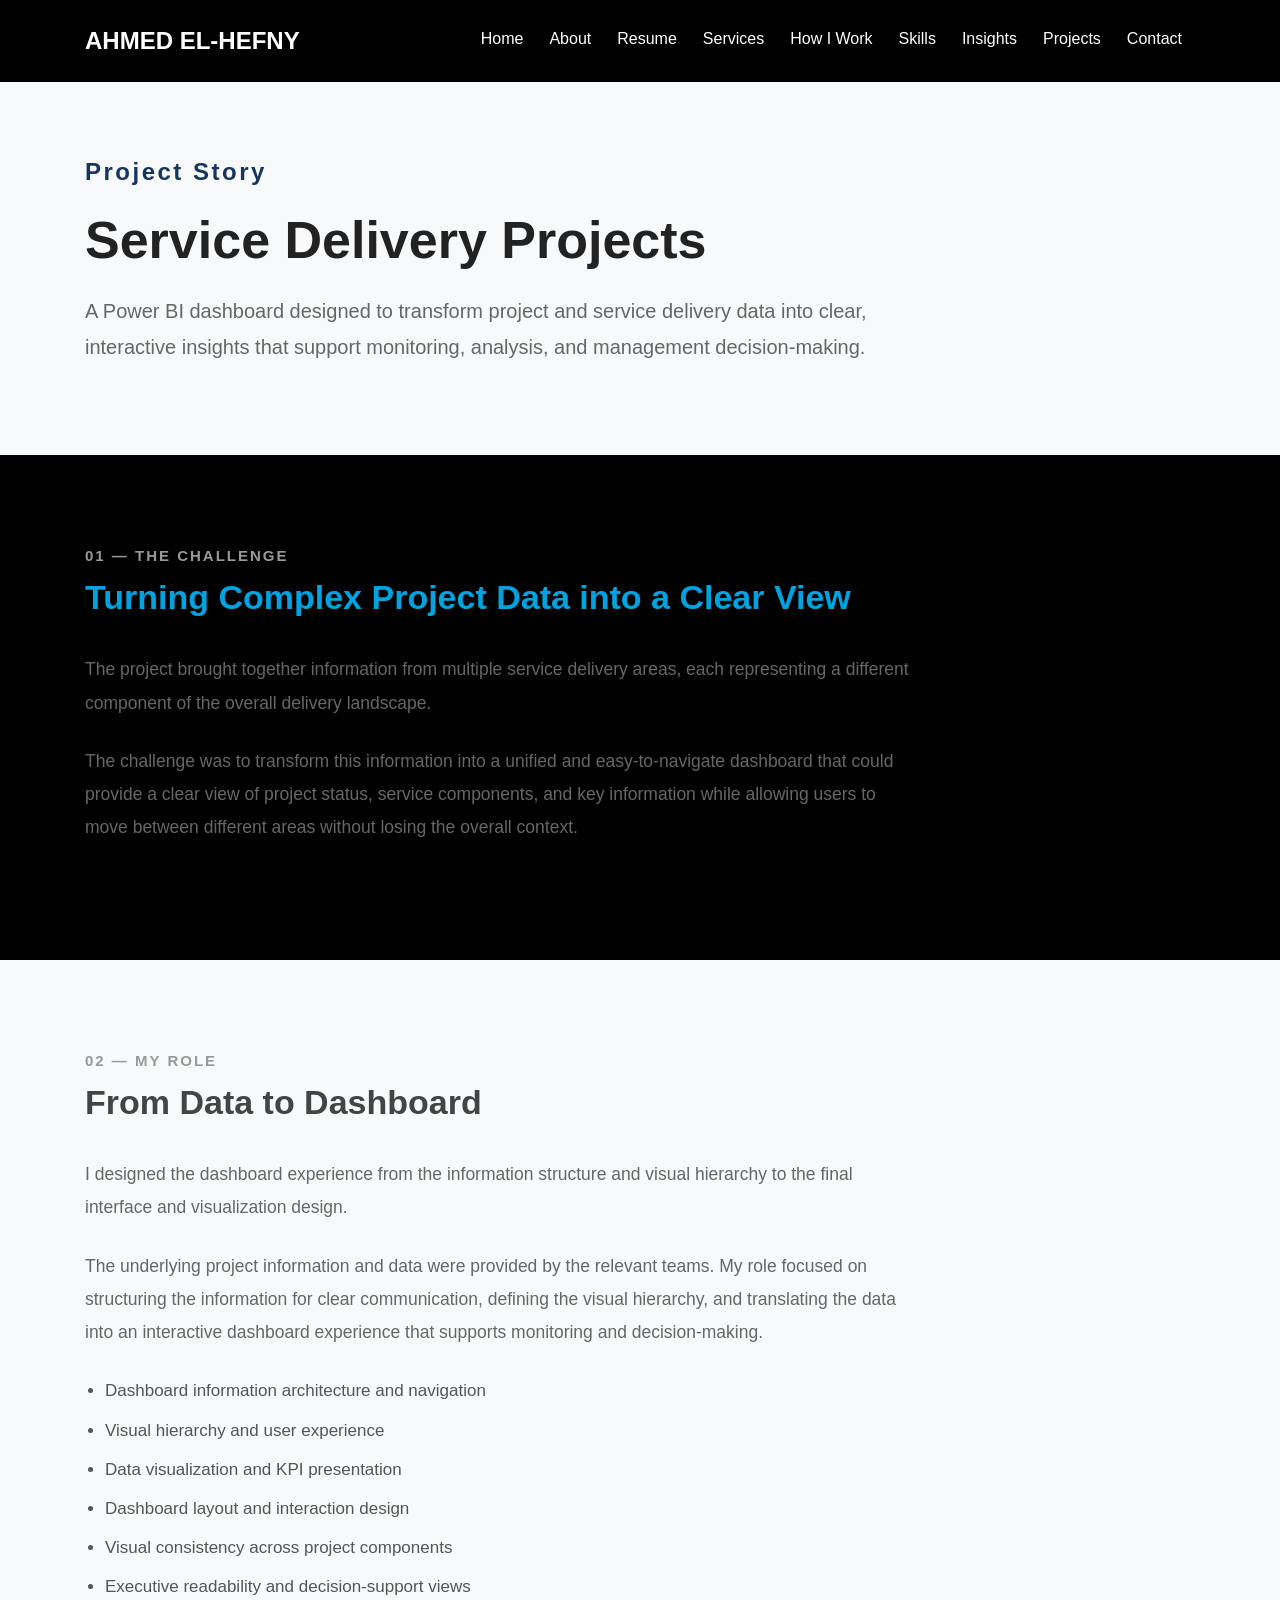
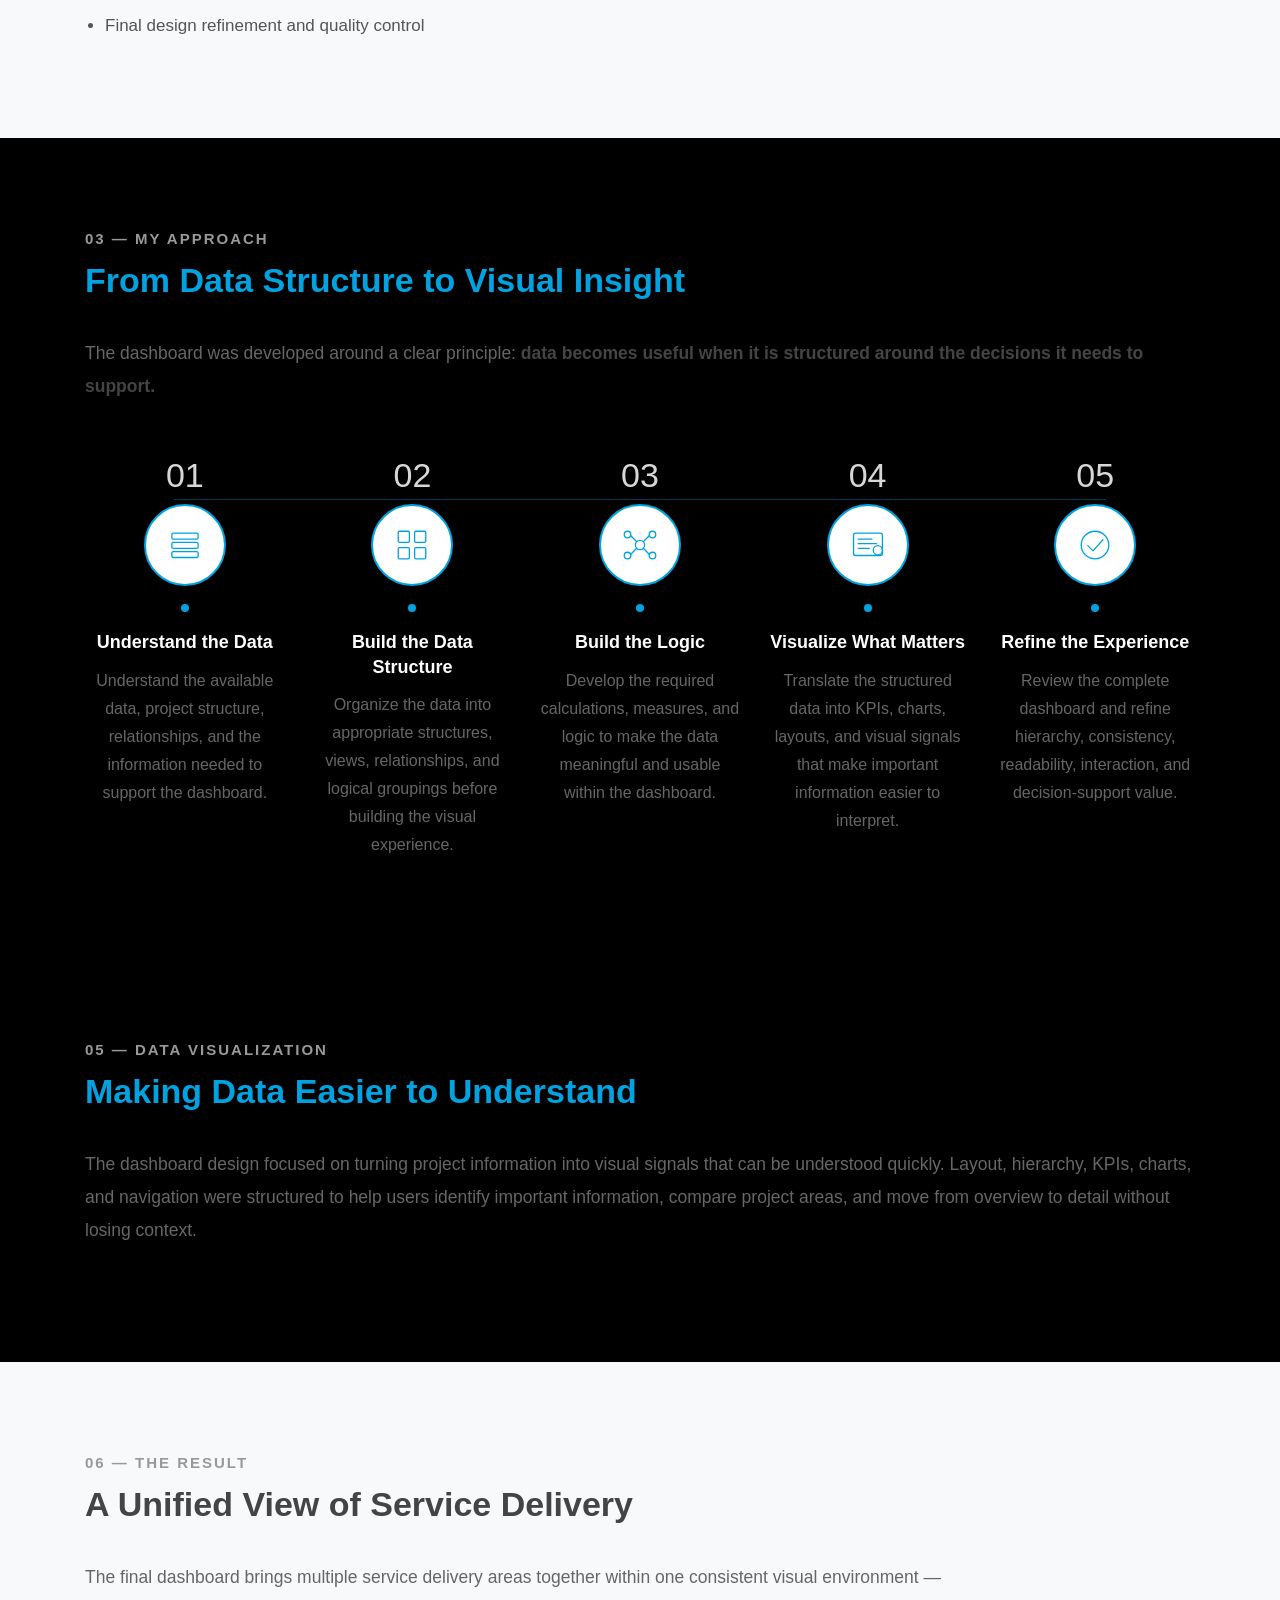
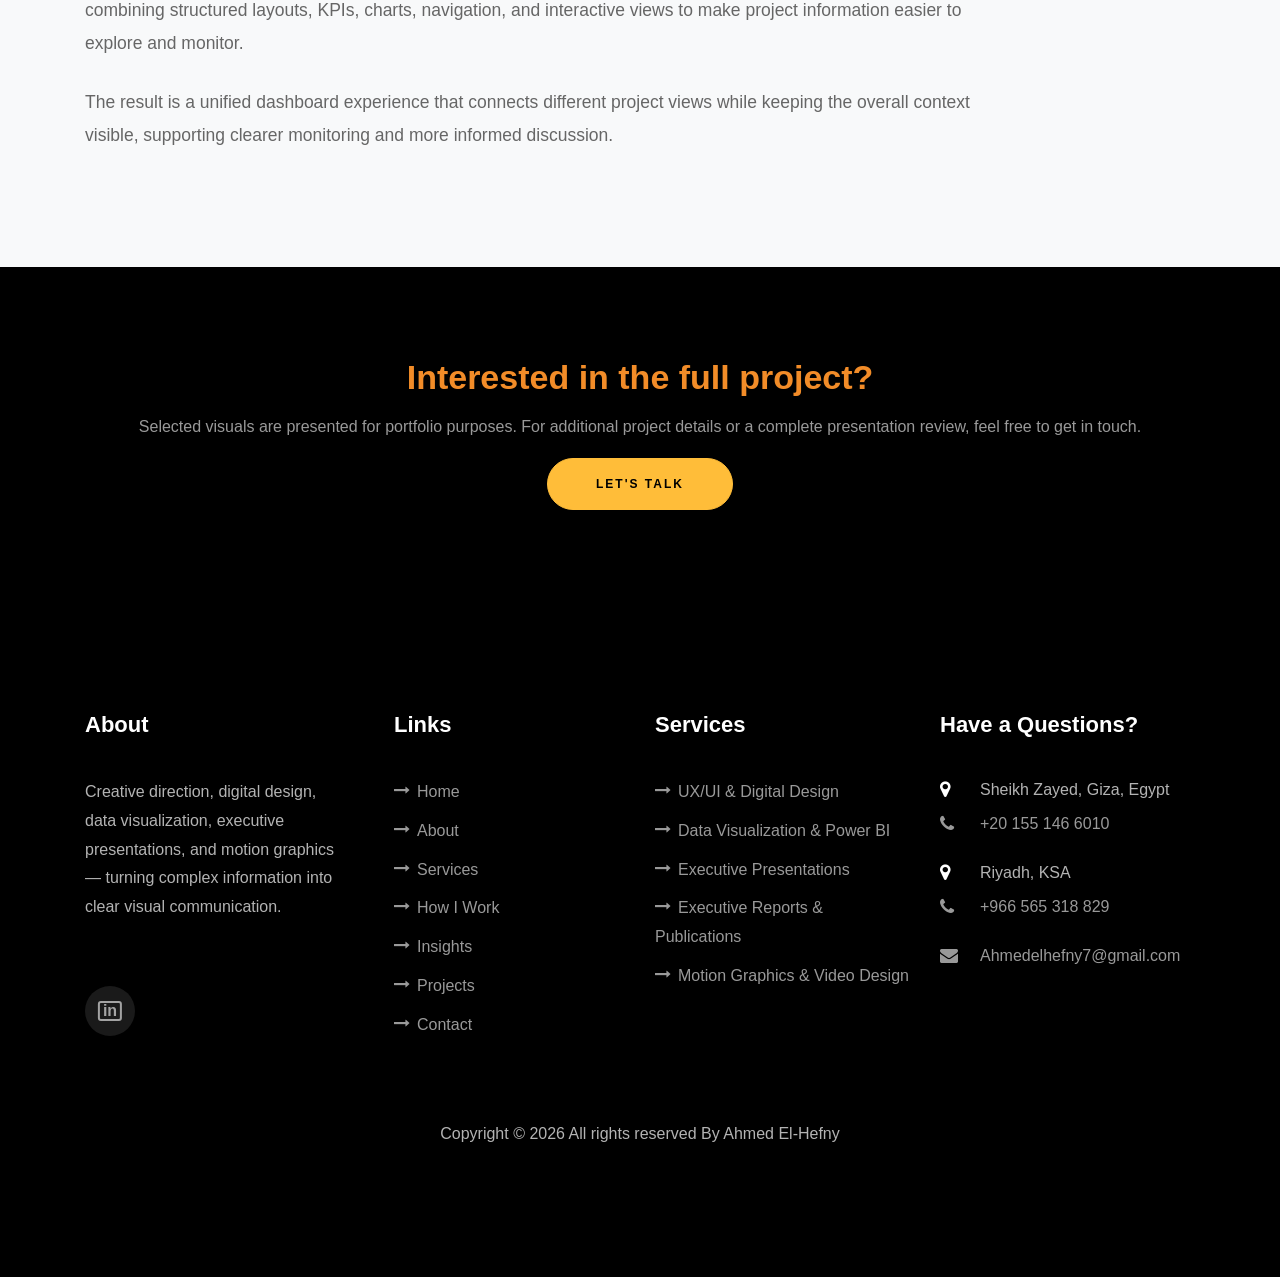
<file: project-story/power-bi/power-bi-data-visualization.html>
﻿<!DOCTYPE html>
<html lang="en">

<head>
    <title>Service Delivery Projects | Project Story | Ahmed Elhefny</title>
    <meta charset="utf-8">
    <meta name="viewport" content="width=device-width, initial-scale=1, shrink-to-fit=no">

    <meta name="description"
        content="Project Story — Service Delivery Projects. Power BI dashboard and data visualization by Ahmed Elhefny.">

    <meta property="og:title" content="Service Delivery Projects | Project Story | Ahmed Elhefny">
    <meta property="og:description"
        content="Power BI dashboard and data visualization designed to transform project and service delivery data into clear, interactive insights for monitoring, analysis, and decision-making.">
    <meta property="og:url"
        content="https://ah-hefny.github.io/AhmedElhefny/project-story/power-bi/power-bi-data-visualization.html">
    <meta property="og:type" content="website">
    <meta property="og:image"
        content="https://ah-hefny.github.io/AhmedElhefny/project-story/power-bi/images/page-1.png">

    <script type="application/ld+json">
{
    "@context": "https://schema.org",
    "@type": "CreativeWork",
    "name": "Service Delivery Projects",
    "headline": "Service Delivery Projects | Project Story | Ahmed Elhefny",
    "description": "Power BI dashboard and data visualization designed to transform project and service delivery data into clear, interactive insights for monitoring, analysis, and decision-making.",
    "url": "https://ah-hefny.github.io/AhmedElhefny/project-story/power-bi/power-bi-data-visualization.html",
    "image": "https://ah-hefny.github.io/AhmedElhefny/project-story/power-bi/images/page-1.png",
    "author": {
        "@type": "Person",
        "name": "Ahmed Elhefny",
        "url": "https://ah-hefny.github.io/AhmedElhefny/"
    },
    "creator": {
        "@type": "Person",
        "name": "Ahmed Elhefny",
        "url": "https://ah-hefny.github.io/AhmedElhefny/"
    },
    "genre": "Power BI Dashboard and Data Visualization"
}
</script>
<link rel="stylesheet" href="../../css/open-iconic-bootstrap.min.css">
    <link rel="stylesheet" href="../../css/animate.css">
    <link rel="stylesheet" href="../../css/owl.carousel.min.css">
    <link rel="stylesheet" href="../../css/owl.theme.default.min.css">
    <link rel="stylesheet" href="../../css/magnific-popup.css">
    <link rel="stylesheet" href="../../css/aos.css">
    <link rel="stylesheet" href="../../css/ionicons.min.css">
    <link rel="stylesheet" href="../../css/flaticon.css">
    <link rel="stylesheet" href="../../css/icomoon.css">
    <link rel="stylesheet" href="../../css/style.css">

    <style>
    :root {
        --story-blue: #00A3E0;
        --story-navy: #17365D;
        --story-orange: #F28C28;
        --story-dark: #444444;
        --story-text: #666666;
        --story-muted: #999999;
        --story-light: #f8f9fa;
        --story-border: #e6e6e6;
    }

    /* ================================
       HERO
       ================================ */

    .project-story-hero {
        padding: 150px 0 90px;
        background: var(--story-light);
    }

    .project-story-hero .subtitle {
        display: inline-block;
        margin-bottom: 18px;
        font-size: 24px;
        font-weight: 700;
        letter-spacing: 2.5px;
        color: var(--story-navy);
    }

    .project-story-hero h1 {
        margin-bottom: 22px;
        font-size: 52px;
        font-weight: 700;
        line-height: 1.15;
        color: #222;
    }

    .project-story-hero .lead {
        max-width: 850px;
        margin-bottom: 0;
        font-size: 20px;
        line-height: 1.8;
        color: var(--story-text);
    }


    /* ================================
       NAVBAR
       ================================ */
    .ftco_navbar .navbar-nav {
        white-space: nowrap;
    }

    /* Match homepage navbar */
    .ftco-navbar-light {
        background: #000000 !important;
    }

    .ftco-navbar-light .navbar-brand,
    .ftco-navbar-light .navbar-nav > .nav-item > .nav-link {
        color: #ffffff !important;
    }


    /* ================================
       STORY SECTIONS
       ================================ */

    .story-section {
        padding: 90px 0;
    }

    .story-section.bg-light {
        background: var(--story-light) !important;
    }

    .story-heading {
        margin-bottom: 35px;
    }

    .story-heading .label {
        display: block;
        margin-bottom: 10px;
        font-size: 15px;
        font-weight: 700;
        line-height: 1.4;
        letter-spacing: 2px;
        text-transform: uppercase;
        color: var(--story-muted);
    }

    .story-heading h2 {
        margin-bottom: 15px;
        font-size: 34px;
        font-weight: 700;
        line-height: 1.25;
        color: #222;
    }

    .story-copy {
        margin-bottom: 25px;
        font-size: 17.5px;
        line-height: 1.9;
        color: var(--story-text);
    }

    .story-copy strong {
        color: var(--story-dark);
    }
    /* ================================
       SECTION HEADING SYSTEM
       ================================ */

    .section-challenge .story-heading h2,
    .section-approach .story-heading h2,
    .section-thinking .story-heading h2 {
        color: var(--story-blue) !important;
    }

    .section-role .story-heading h2,
    .section-visuals .story-heading h2,
    .section-result .story-heading h2 {
        color: var(--story-dark) !important;
    }



    /* ================================
       MY ROLE
       ================================ */

    .role-list {
        margin: 25px 0 0;
        padding-left: 20px;
        color: #555;
        font-size: 17px;
        line-height: 1.95;
    }

    .role-list li {
        margin-bottom: 6px;
    }


    /* ================================
       APPROACH CARDS
       ================================ */

    .approach-card {
        position: relative;
        height: 100%;
        padding: 30px;
        background: #fff;
        border: 1px solid var(--story-border);
        border-radius: 8px;
    }

    .approach-number {
        display: block;
        margin-bottom: 15px;
        font-size: 13px;
        font-weight: 700;
        letter-spacing: 1.5px;
        color: var(--story-blue);
    }

    .approach-card h3 {
        margin-bottom: 12px;
        font-size: 20px;
        font-weight: 700;
        color: var(--story-dark);
    }

    .approach-card p {
        margin-bottom: 0;
        font-size: 15px;
        line-height: 1.7;
        color: var(--story-text);
    }


    /* ================================
       DESIGN PROCESS
       ================================ */

    .design-process {
        position: relative;
        display: grid;
        grid-template-columns: repeat(5, 1fr);
        gap: 28px;
        margin-top: 55px;
    }

    .design-process::before {
        content: "";
        position: absolute;
        top: 41px;
        left: 8%;
        right: 8%;
        height: 1px;
        background: var(--story-blue);
        opacity: 0.35;
    }

    .design-step {
        position: relative;
        z-index: 1;
        text-align: center;
    }

    .step-number {
        display: block;
        margin-bottom: 12px;
        font-size: 34px;
        font-weight: 300;
        line-height: 1;
        color: #d7d7d7;
    }

    .step-icon {
        position: relative;
        z-index: 2;
        display: flex;
        align-items: center;
        justify-content: center;
        width: 82px;
        height: 82px;
        margin: 0 auto 18px;
        background: #fff;
        border: 2px solid var(--story-blue);
        border-radius: 50%;
    }

    .step-icon svg {
        width: 42px;
        height: 42px;
        fill: none;
        stroke: var(--story-blue);
        stroke-width: 2;
        stroke-linecap: round;
        stroke-linejoin: round;
    }

    .step-dot {
        width: 8px;
        height: 8px;
        margin: 0 auto 18px;
        background: var(--story-blue);
        border-radius: 50%;
    }

    .design-step h3 {
        margin-bottom: 12px;
        font-size: 18px;
        font-weight: 700;
        line-height: 1.35;
        color: #fff;
    }

    .design-step p {
        margin-bottom: 0;
        font-size: 16px;
        line-height: 1.75;
        color: var(--story-text);
    }


    /* ================================
       CAPABILITY ITEMS
       ================================ */

    .capability-item {
        position: relative;
        height: 100%;
    }

    .capability-item h3 {
        margin-bottom: 10px;
        font-size: 20px;
        font-weight: 700;
        color: var(--story-dark);
    }

    .capability-item p {
        margin-bottom: 0;
        font-size: 15px;
        line-height: 1.7;
        color: var(--story-text);
    }


    /* ================================
       SELECTED VISUALS
       ================================ */

    .visual-group {
        margin-bottom: 65px;
    }

    .visual-group:last-child {
        margin-bottom: 0;
    }

    .visual-group h3 {
        margin-bottom: 10px;
        font-size: 23px;
        font-weight: 700;
        color: var(--story-navy);
    }

    .visual-group .group-description {
        max-width: 850px;
        margin-bottom: 28px;
        font-size: 16px;
        line-height: 1.7;
        color: var(--story-text);
    }

    .visual-item {
        margin-bottom: 25px;
    }

    .visual-item img {
        display: block;
        width: 100%;
    }

    .visual-number {
        display: block;
        margin-top: 10px;
        font-size: 12px;
        font-weight: 700;
        letter-spacing: 1.5px;
        color: #888;
    }


    /* ================================
       RESULT
       ================================ */

    .story-result {
        max-width: 900px;
    }


    /* ================================
       CTA
       ================================ */

    .story-cta {
        padding: 90px 0;
        text-align: center;
    }

    .story-cta h2 {
        margin-bottom: 15px;
        font-size: 34px;
        font-weight: 700;
        color: var(--story-orange);
    }


    /* ================================
       RESPONSIVE
       ================================ */

    @media (max-width: 991.98px) {
        .design-process {
            grid-template-columns: repeat(3, 1fr);
        }

        .design-process::before {
            display: none;
        }
    }

    @media (max-width: 767.98px) {
        .project-story-hero {
            padding: 110px 0 65px;
        }

        .project-story-hero h1 {
            font-size: 38px;
        }

        .project-story-hero .subtitle {
            font-size: 20px;
            letter-spacing: 2px;
        }

        .project-story-hero .lead {
            font-size: 17px;
        }

        .story-section {
            padding: 65px 0;
        }

        .story-heading h2 {
            font-size: 29px;
        }

        .design-process {
            grid-template-columns: 1fr;
            gap: 42px;
        }

        .design-step {
            max-width: 420px;
            margin: 0 auto;
        }

        .story-cta {
            padding: 65px 0;
        }

        .story-cta h2 {
            font-size: 29px;
        }
    }
</style></head>

<body data-spy="scroll" data-target=".site-navbar-target" data-offset="300">

    <nav class="navbar navbar-expand-lg navbar-dark ftco_navbar ftco-navbar-light site-navbar-target" id="ftco-navbar">
        <div class="container">
            <a class="navbar-brand" href="../../index.html">AHMED EL-HEFNY</a>

            <button class="navbar-toggler js-fh5co-nav-toggle fh5co-nav-toggle" type="button"
                data-toggle="collapse" data-target="#ftco-nav" aria-controls="ftco-nav" aria-expanded="false"
                aria-label="Toggle navigation">
                <span class="oi oi-menu"></span> Menu
            </button>

            <div class="collapse navbar-collapse" id="ftco-nav">
                <ul class="navbar-nav nav ml-auto">
                    <li class="nav-item"><a href="../../index.html#home-section" class="nav-link"><span>Home</span></a></li>
                    <li class="nav-item"><a href="../../index.html#about-section" class="nav-link"><span>About</span></a></li>
                    <li class="nav-item"><a href="../../index.html#resume-section" class="nav-link"><span>Resume</span></a></li>
                    <li class="nav-item"><a href="../../index.html#services-section" class="nav-link"><span>Services</span></a></li>
                    <li class="nav-item"><a href="../../index.html#how-i-work-section" class="nav-link"><span>How I Work</span></a></li>
                    <li class="nav-item"><a href="../../index.html#skills-section" class="nav-link"><span>Skills</span></a></li>
                    <li class="nav-item"><a href="../../index.html#insights-section" class="nav-link"><span>Insights</span></a></li>
                    <li class="nav-item"><a href="../../index.html#projects-section" class="nav-link"><span>Projects</span></a></li>
                    <li class="nav-item"><a href="../../index.html#contact-section" class="nav-link"><span>Contact</span></a></li>
                </ul>
            </div>
        </div>
    </nav>

    <section class="project-story-hero">
        <div class="container">
            <div class="row">
                <div class="col-lg-11">
                    <span class="subtitle">Project Story</span>
                    <h1>Service Delivery Projects</h1>
                    <p class="lead">
                        A Power BI dashboard designed to transform project and service delivery data into
                        clear, interactive insights that support monitoring, analysis, and management decision-making.
                    </p>
                </div>
            </div>
        </div>
    </section>

    <section class="story-section section-challenge">
        <div class="container">
            <div class="row">
                <div class="col-lg-9">
                    <div class="story-heading">
                        <span class="label">01 — The Challenge</span>
                        <h2>Turning Complex Project Data into a Clear View</h2>
                    </div>

                    <p class="story-copy">
                        The project brought together information from multiple service delivery areas,
                        each representing a different component of the overall delivery landscape.
                    </p>

                    <p class="story-copy">
                        The challenge was to transform this information into a unified and easy-to-navigate dashboard
                        that could provide a clear view of project status, service components, and key information
                        while allowing users to move between different areas without losing the overall context.
                    </p>
                </div>
            </div>
        </div>
    </section>

    <section class="story-section bg-light section-role">
        <div class="container">
            <div class="row">
                <div class="col-lg-9">
                    <div class="story-heading">
                        <span class="label">02 — My Role</span>
                        <h2>From Data to Dashboard</h2>
                    </div>

                    <p class="story-copy">
                        I designed the dashboard experience from the information structure and visual hierarchy
                        to the final interface and visualization design.
                    </p>

                    <p class="story-copy">
                        The underlying project information and data were provided by the relevant teams.
                        My role focused on structuring the information for clear communication,
                        defining the visual hierarchy, and translating the data into an interactive
                        dashboard experience that supports monitoring and decision-making.
                    </p>

                    <ul class="role-list">
                        <li>Dashboard information architecture and navigation</li>
                        <li>Visual hierarchy and user experience</li>
                        <li>Data visualization and KPI presentation</li>
                        <li>Dashboard layout and interaction design</li>
                        <li>Visual consistency across project components</li>
                        <li>Executive readability and decision-support views</li>
                        <li>Final design refinement and quality control</li>
                    </ul>
                </div>
            </div>
        </div>
    </section>

    <section class="story-section section-approach">
    <div class="container">
        <div class="story-heading">
            <span class="label">03 — My Approach</span>
            <h2>From Data Structure to Visual Insight</h2>
        </div>

        <p class="story-copy mb-5">
            The dashboard was developed around a clear principle:
            <strong>data becomes useful when it is structured around the decisions it needs to support.</strong>
        </p>

        <div class="design-process">
            <div class="design-step">
                <span class="step-number">01</span>
                <div class="step-icon">
                    <svg viewBox="0 0 64 64" aria-hidden="true">
                        <rect x="12" y="14" width="40" height="9" rx="2"></rect>
                        <rect x="12" y="28" width="40" height="9" rx="2"></rect>
                        <rect x="12" y="42" width="40" height="9" rx="2"></rect>
                    </svg>
                </div>
                <div class="step-dot"></div>
                <h3>Understand the Data</h3>
                <p>Understand the available data, project structure, relationships, and the information needed to support the dashboard.</p>
            </div>

            <div class="design-step">
                <span class="step-number">02</span>
                <div class="step-icon">
                    <svg viewBox="0 0 64 64" aria-hidden="true">
                        <rect x="11" y="11" width="17" height="17" rx="2"></rect>
                        <rect x="36" y="11" width="17" height="17" rx="2"></rect>
                        <rect x="11" y="36" width="17" height="17" rx="2"></rect>
                        <rect x="36" y="36" width="17" height="17" rx="2"></rect>
                    </svg>
                </div>
                <div class="step-dot"></div>
                <h3>Build the Data Structure</h3>
                <p>Organize the data into appropriate structures, views, relationships, and logical groupings before building the visual experience.</p>
            </div>

            <div class="design-step">
                <span class="step-number">03</span>
                <div class="step-icon">
                    <svg viewBox="0 0 64 64" aria-hidden="true">
                        <circle cx="32" cy="32" r="7"></circle>
                        <circle cx="13" cy="16" r="5"></circle>
                        <circle cx="51" cy="16" r="5"></circle>
                        <circle cx="13" cy="48" r="5"></circle>
                        <circle cx="51" cy="48" r="5"></circle>
                        <line x1="18" y1="18" x2="27" y2="27"></line>
                        <line x1="46" y1="18" x2="37" y2="27"></line>
                        <line x1="18" y1="46" x2="27" y2="37"></line>
                        <line x1="46" y1="46" x2="37" y2="37"></line>
                    </svg>
                </div>
                <div class="step-dot"></div>
                <h3>Build the Logic</h3>
                <p>Develop the required calculations, measures, and logic to make the data meaningful and usable within the dashboard.</p>
            </div>

            <div class="design-step">
                <span class="step-number">04</span>
                <div class="step-icon">
                    <svg viewBox="0 0 64 64" aria-hidden="true">
                        <rect x="10" y="14" width="44" height="34" rx="3"></rect>
                        <line x1="17" y1="23" x2="38" y2="23"></line>
                        <line x1="17" y1="30" x2="45" y2="30"></line>
                        <line x1="17" y1="37" x2="34" y2="37"></line>
                        <circle cx="47" cy="40" r="7"></circle>
                    </svg>
                </div>
                <div class="step-dot"></div>
                <h3>Visualize What Matters</h3>
                <p>Translate the structured data into KPIs, charts, layouts, and visual signals that make important information easier to interpret.</p>
            </div>

            <div class="design-step">
                <span class="step-number">05</span>
                <div class="step-icon">
                    <svg viewBox="0 0 64 64" aria-hidden="true">
                        <circle cx="32" cy="32" r="21"></circle>
                        <path d="M21 33 L29 41 L44 24"></path>
                    </svg>
                </div>
                <div class="step-dot"></div>
                <h3>Refine the Experience</h3>
                <p>Review the complete dashboard and refine hierarchy, consistency, readability, interaction, and decision-support value.</p>
            </div>
        </div>
    </div>
</section>

<section class="story-section section-thinking">
        <div class="container">
            <div class="story-heading">
                <span class="label">05 — Data Visualization</span>
                <h2>Making Data Easier to Understand</h2>
            </div>

            <p class="story-copy">
                The dashboard design focused on turning project information into visual signals that can be
                understood quickly. Layout, hierarchy, KPIs, charts, and navigation were structured to
                help users identify important information, compare project areas, and move from overview
                to detail without losing context.
            </p>
        </div>
    </section>
    <section class="story-section bg-light section-result">
        <div class="container">
            <div class="story-result">
                <div class="story-heading">
                    <span class="label">06 — The Result</span>
                    <h2>A Unified View of Service Delivery</h2>
                </div>

                <p class="story-copy">
                    The final dashboard brings multiple service delivery areas together within one consistent
                    visual environment — combining structured layouts, KPIs, charts, navigation, and
                    interactive views to make project information easier to explore and monitor.
                </p>

                <p class="story-copy">
                    The result is a unified dashboard experience that connects different project views while
                    keeping the overall context visible, supporting clearer monitoring and more informed discussion.
                </p>
            </div>
        </div>
    </section>

    <section class="story-cta">
        <div class="container">
            <h2>Interested in the full project?</h2>
            <p>
                Selected visuals are presented for portfolio purposes. For additional project details
                or a complete presentation review, feel free to get in touch.
            </p>
            <a href="../../index.html#contact-section" class="btn btn-primary py-3 px-5">
                Let's Talk
            </a>
        </div>
    </section>

    <footer class="ftco-footer ftco-section">
        <div class="container">
            <div class="row mb-5">

                <div class="col-md">
                    <div class="ftco-footer-widget mb-4">
                        <h2 class="ftco-heading-2">About</h2>
                        <p>
                            Creative direction, digital design, data visualization, executive presentations,
                            and motion graphics — turning complex information into clear visual communication.
                        </p>

                        <ul class="ftco-footer-social list-unstyled float-md-left float-lft mt-5">
                            <li class="ftco-animate">
                                <a href="https://www.linkedin.com/in/ahmed-el-hefny-pmp%C2%AE-49030225/"
                                    target="_blank" rel="noopener noreferrer">
                                    <span style="font-weight: bold; font-size: 16px; border: 2px solid currentColor; border-radius: 3px; padding: 0 3px; line-height: 1;">in</span>
                                </a>
                            </li>
                        </ul>
                    </div>
                </div>

                <div class="col-md">
                    <div class="ftco-footer-widget mb-4 ml-md-4">
                        <h2 class="ftco-heading-2">Links</h2>
                        <ul class="list-unstyled">
                            <li><a href="../../index.html#home-section"><span class="icon-long-arrow-right mr-2"></span>Home</a></li>
                            <li><a href="../../index.html#about-section"><span class="icon-long-arrow-right mr-2"></span>About</a></li>
                            <li><a href="../../index.html#services-section"><span class="icon-long-arrow-right mr-2"></span>Services</a></li>
                            <li><a href="../../index.html#how-i-work-section"><span class="icon-long-arrow-right mr-2"></span>How I Work</a></li>
                            <li><a href="../../index.html#insights-section"><span class="icon-long-arrow-right mr-2"></span>Insights</a></li>
                            <li><a href="../../index.html#projects-section"><span class="icon-long-arrow-right mr-2"></span>Projects</a></li>
                            <li><a href="../../index.html#contact-section"><span class="icon-long-arrow-right mr-2"></span>Contact</a></li>
                        </ul>
                    </div>
                </div>

                <div class="col-md">
                    <div class="ftco-footer-widget mb-4">
                        <h2 class="ftco-heading-2">Services</h2>
                        <ul class="list-unstyled">
                            <li><a href="../../index.html#services-section"><span class="icon-long-arrow-right mr-2"></span>UX/UI &amp; Digital Design</a></li>
                            <li><a href="../../index.html#services-section"><span class="icon-long-arrow-right mr-2"></span>Data Visualization &amp; Power BI</a></li>
                            <li><a href="../../index.html#services-section"><span class="icon-long-arrow-right mr-2"></span>Executive Presentations</a></li>
                            <li><a href="../../index.html#services-section"><span class="icon-long-arrow-right mr-2"></span>Executive Reports &amp; Publications</a></li>
                            <li><a href="../../index.html#services-section"><span class="icon-long-arrow-right mr-2"></span>Motion Graphics &amp; Video Design</a></li>
                        </ul>
                    </div>
                </div>

                <div class="col-md">
                    <div class="ftco-footer-widget mb-4">
                        <h2 class="ftco-heading-2">Have a Questions?</h2>

                        <div class="block-23 mb-3">
                            <ul>
                                <li>
                                    <span class="icon icon-map-marker"></span>
                                    <span class="text">Sheikh Zayed, Giza, Egypt</span>
                                </li>
                                <li>
                                    <a href="#">
                                        <span class="icon icon-phone"></span>
                                        <span class="text">+20 155 146 6010</span>
                                    </a>
                                </li>
                                <li>
                                    <span class="icon icon-map-marker"></span>
                                    <span class="text">Riyadh, KSA</span>
                                </li>
                                <li>
                                    <a href="tel:+966565318829">
                                        <span class="icon icon-phone"></span>
                                        <span class="text">+966 565 318 829</span>
                                    </a>
                                </li>
                                <li>
                                    <a href="mailto:Ahmedelhefny7@gmail.com">
                                        <span class="icon icon-envelope"></span>
                                        <span class="text">Ahmedelhefny7@gmail.com</span>
                                    </a>
                                </li>
                            </ul>
                        </div>
                    </div>
                </div>

            </div>

            <div class="row">
                <div class="col-md-12 text-center">
                    <p>
                        Copyright &copy;
                        <script>document.write(new Date().getFullYear());</script>
                        All rights reserved By Ahmed El-Hefny
                    </p>
                </div>
            </div>
        </div>
    </footer>

    <script src="../../js/jquery.min.js"></script>
    <script src="../../js/jquery-migrate-3.0.1.min.js"></script>
    <script src="../../js/popper.min.js"></script>
    <script src="../../js/bootstrap.min.js"></script>
    <script src="../../js/jquery.easing.1.3.js"></script>
    <script src="../../js/jquery.waypoints.min.js"></script>
    <script src="../../js/jquery.stellar.min.js"></script>
    <script src="../../js/owl.carousel.min.js"></script>
    <script src="../../js/jquery.magnific-popup.min.js"></script>
    <script src="../../js/aos.js"></script>
    <script src="../../js/jquery.animateNumber.min.js"></script>
    <script src="../../js/scrollax.min.js"></script>
    <script src="../../js/main.js"></script>

</body>
</html>
</file>
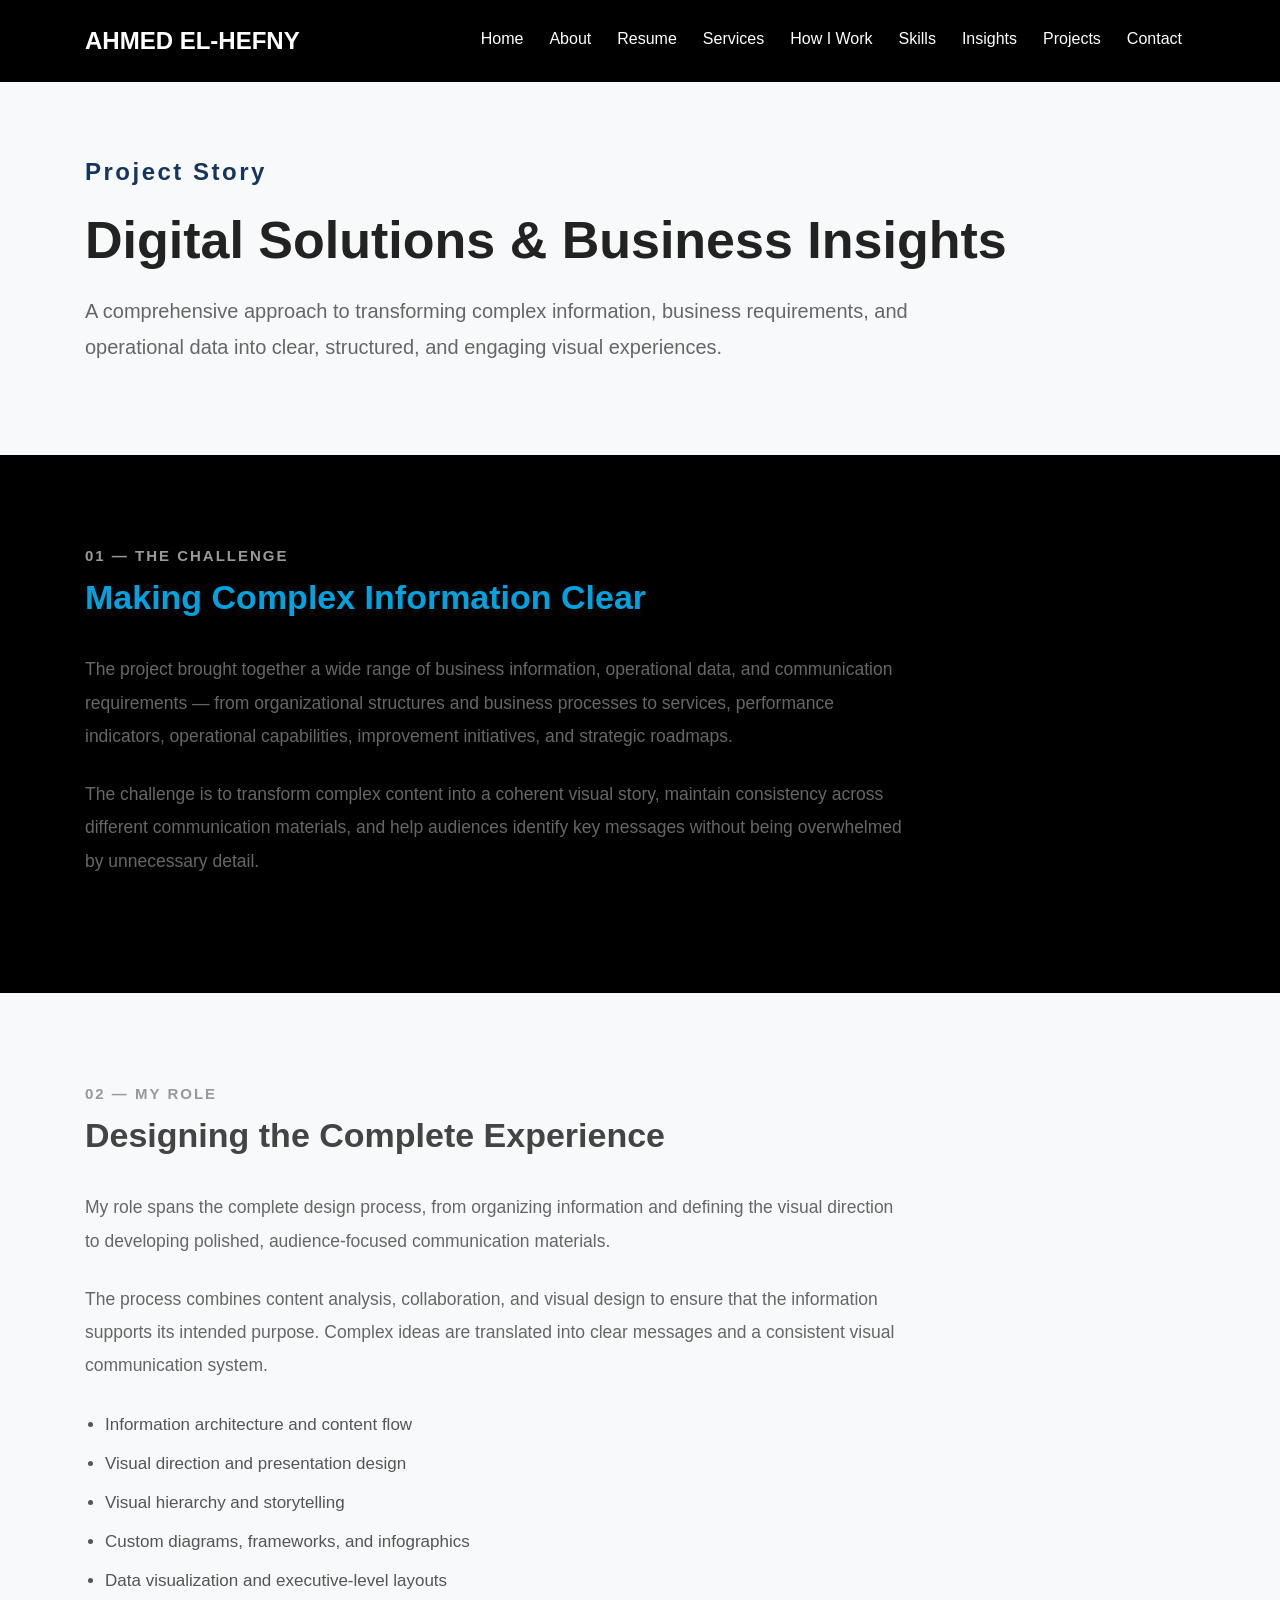
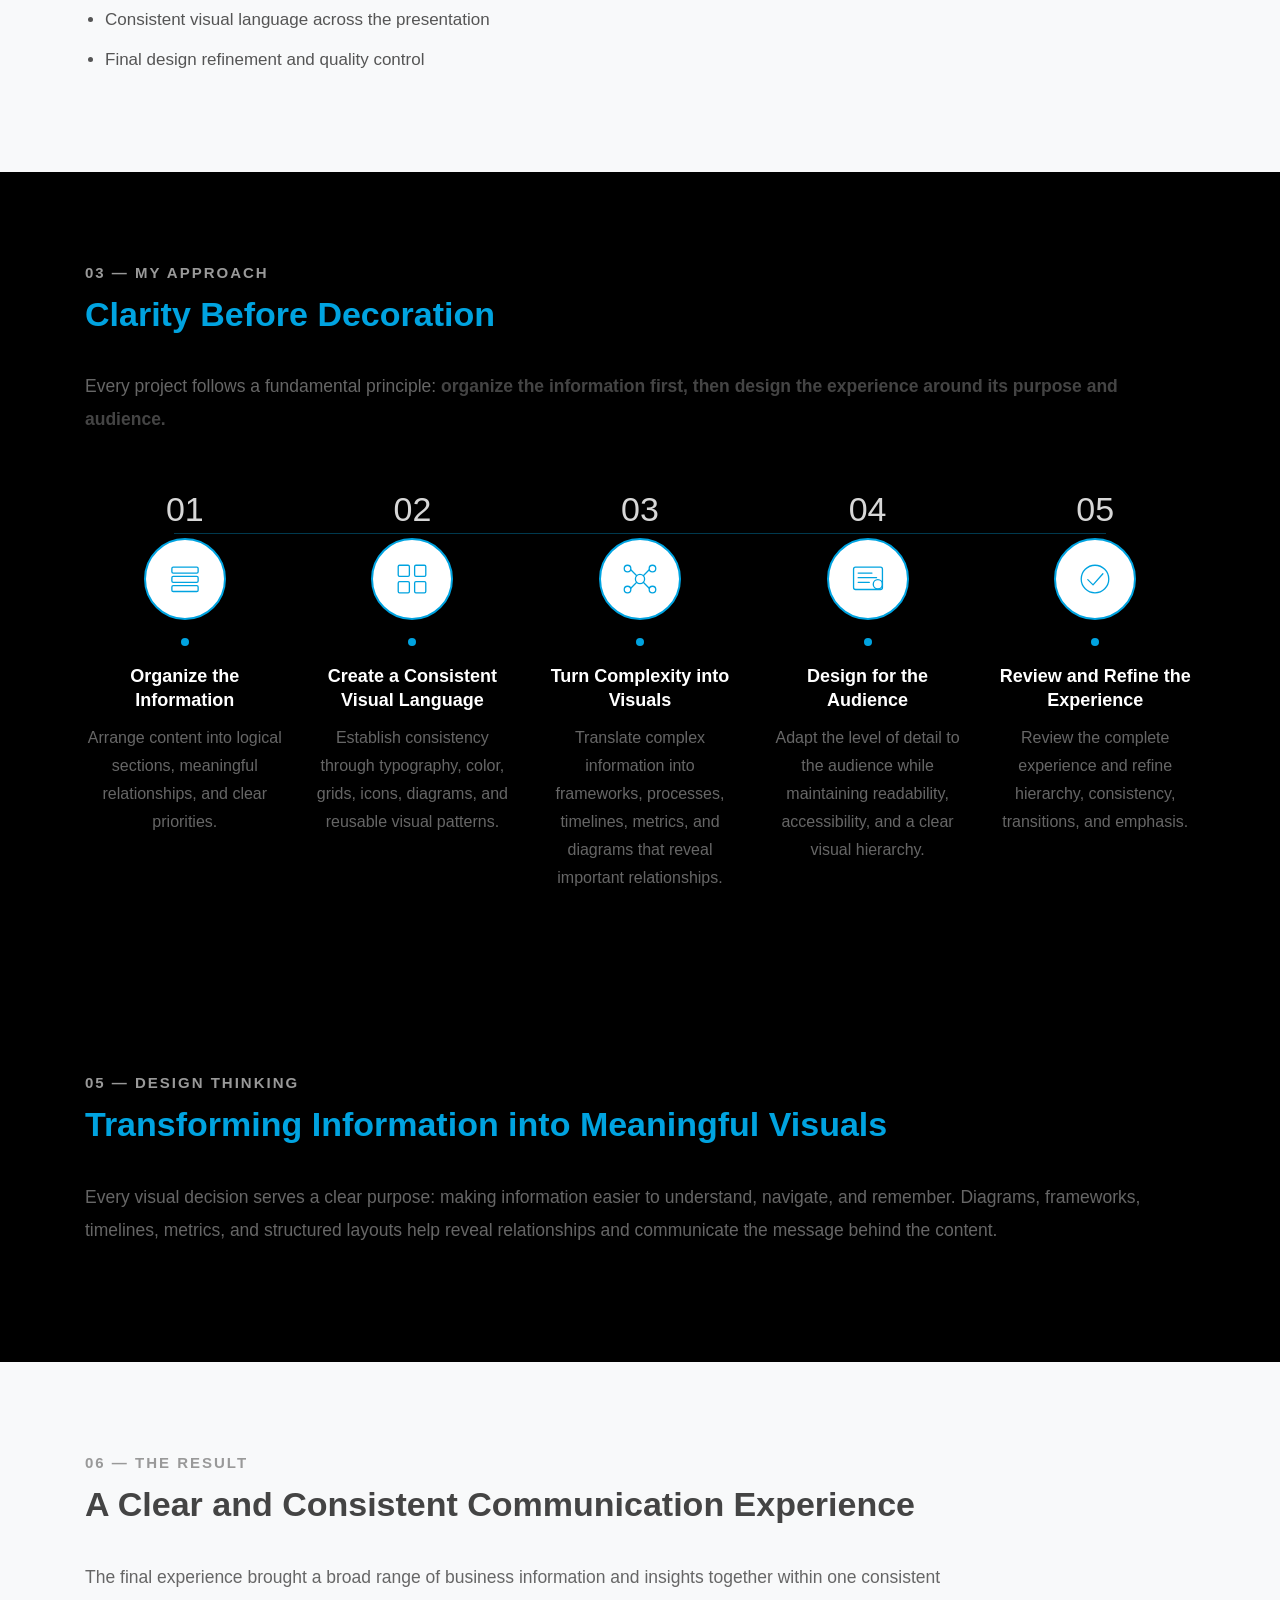
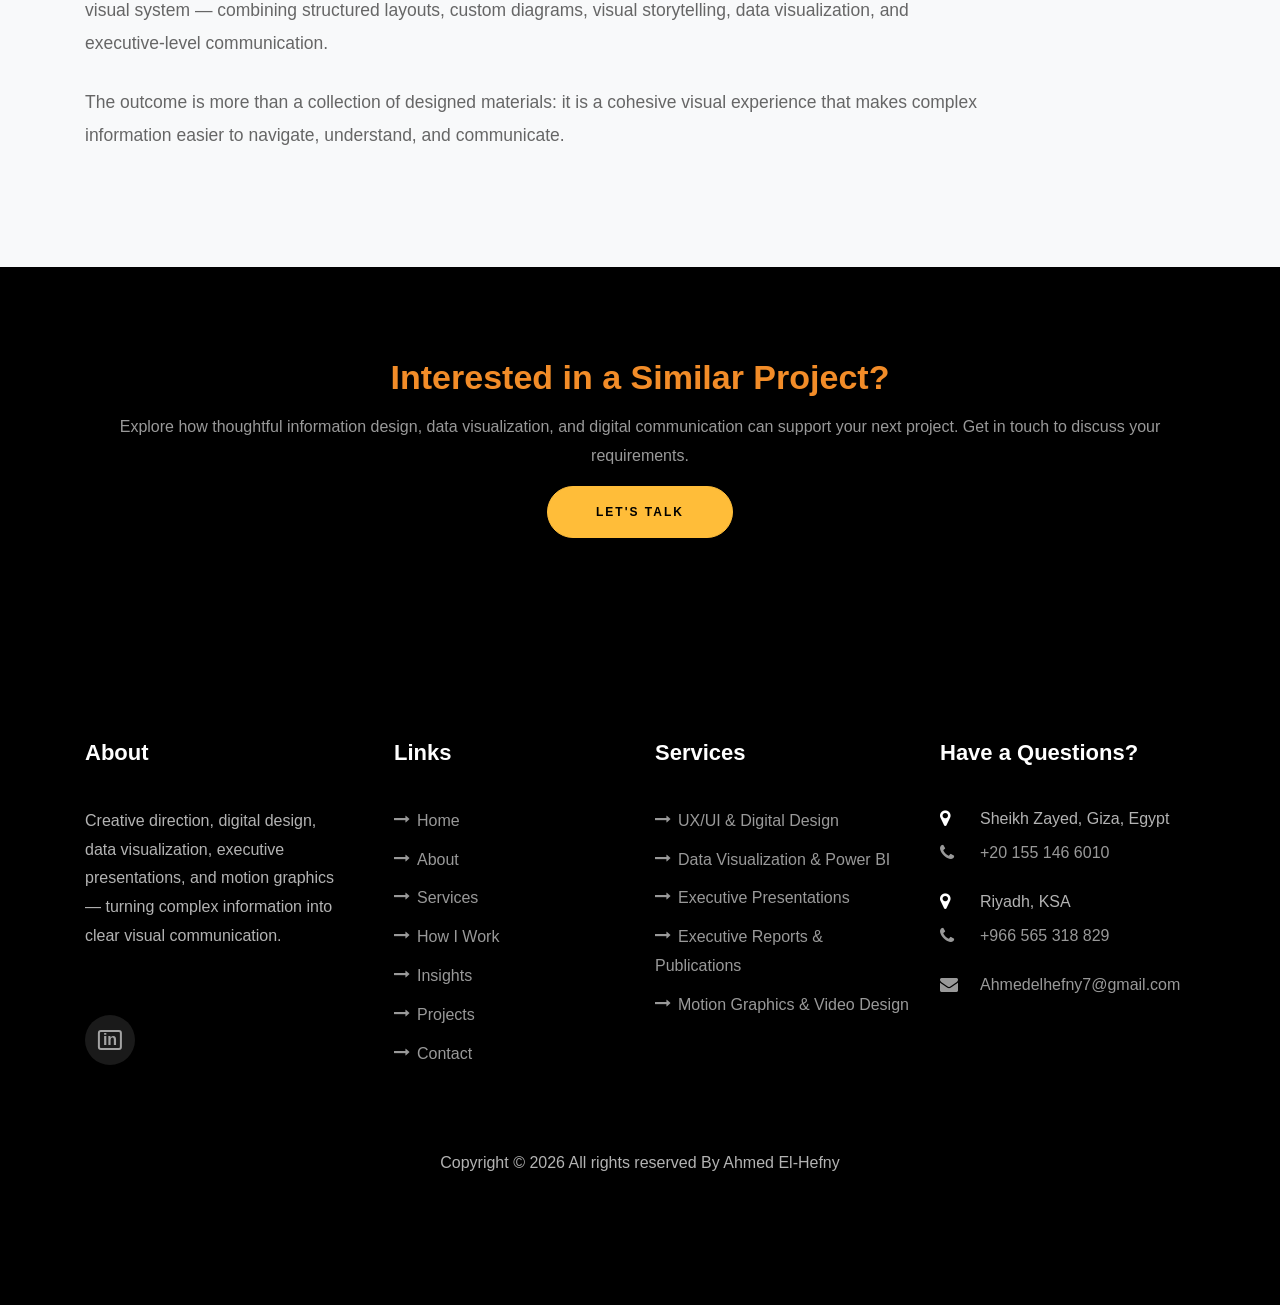
<file: project-story/ss-cyber-security/cyber-security-overview.html>
<!DOCTYPE html>
<html lang="en">

<head>
    <title>Digital Solutions &amp; Business Insights | Project Story | Ahmed Elhefny</title>
    <meta charset="utf-8">
    <meta name="viewport" content="width=device-width, initial-scale=1, shrink-to-fit=no">

    <meta name="description"
        content="Project Story — Digital Solutions &amp; Business Insights. Information design, data visualization, and digital communication by Ahmed Elhefny.">

    <meta property="og:title" content="Digital Solutions &amp; Business Insights | Project Story | Ahmed Elhefny">
    <meta property="og:description"
        content="Information design, data visualization, and digital communication — transforming complex information into clear, meaningful visual experiences.">
    <meta property="og:url"
        content="https://ah-hefny.github.io/AhmedElhefny/project-story/ss-cyber-security/cyber-security-overview.html">
    <meta property="og:type" content="website">
    <meta property="og:image"
        content="https://ah-hefny.github.io/AhmedElhefny/project-story/ss-cyber-security/images/selected/Slide1.PNG">

    <script type="application/ld+json">
    {
        "@context": "https://schema.org",
        "@type": "CreativeWork",
        "name": "Digital Solutions & Business Insights",
        "headline": "Digital Solutions &amp; Business Insights | Project Story | Ahmed Elhefny",
        "description": "Visual communication and executive presentation design by Ahmed Elhefny, transforming complex information into a clear visual story.",
        "url": "https://ah-hefny.github.io/AhmedElhefny/project-story/ss-cyber-security/cyber-security-overview.html",
        "image": "https://ah-hefny.github.io/AhmedElhefny/project-story/ss-cyber-security/images/selected/Slide1.PNG",
        "author": {
            "@type": "Person",
            "name": "Ahmed Elhefny",
            "url": "https://ah-hefny.github.io/AhmedElhefny/"
        },
        "creator": {
            "@type": "Person",
            "name": "Ahmed Elhefny",
            "url": "https://ah-hefny.github.io/AhmedElhefny/"
        },
        "genre": "Visual Communication and Executive Presentation Design"
    }
    </script>
    <link rel="stylesheet" href="../../css/open-iconic-bootstrap.min.css">
    <link rel="stylesheet" href="../../css/animate.css">
    <link rel="stylesheet" href="../../css/owl.carousel.min.css">
    <link rel="stylesheet" href="../../css/owl.theme.default.min.css">
    <link rel="stylesheet" href="../../css/magnific-popup.css">
    <link rel="stylesheet" href="../../css/aos.css">
    <link rel="stylesheet" href="../../css/ionicons.min.css">
    <link rel="stylesheet" href="../../css/flaticon.css">
    <link rel="stylesheet" href="../../css/icomoon.css">
    <link rel="stylesheet" href="../../css/style.css">

    <style>
    :root {
        --story-blue: #00A3E0;
        --story-navy: #17365D;
        --story-orange: #F28C28;
        --story-dark: #444444;
        --story-text: #666666;
        --story-muted: #999999;
        --story-light: #f8f9fa;
        --story-border: #e6e6e6;
    }

    /* ================================
       HERO
       ================================ */

    .project-story-hero {
        padding: 150px 0 90px;
        background: var(--story-light);
    }

    .project-story-hero .subtitle {
        display: inline-block;
        margin-bottom: 18px;
        font-size: 24px;
        font-weight: 700;
        letter-spacing: 2.5px;
        color: var(--story-navy);
    }

    .project-story-hero h1 {
        margin-bottom: 22px;
        font-size: 52px;
        font-weight: 700;
        line-height: 1.15;
        color: #222;
    }

    .project-story-hero .lead {
        max-width: 850px;
        margin-bottom: 0;
        font-size: 20px;
        line-height: 1.8;
        color: var(--story-text);
    }


    /* ================================
       NAVBAR
       ================================ */
    .ftco_navbar .navbar-nav {
        white-space: nowrap;
    }

    /* Match homepage navbar */
    .ftco-navbar-light {
        background: #000000 !important;
    }

    .ftco-navbar-light .navbar-brand,
    .ftco-navbar-light .navbar-nav > .nav-item > .nav-link {
        color: #ffffff !important;
    }


    /* ================================
       STORY SECTIONS
       ================================ */

    .story-section {
        padding: 90px 0;
    }

    .story-section.bg-light {
        background: var(--story-light) !important;
    }

    .story-heading {
        margin-bottom: 35px;
    }

    .story-heading .label {
        display: block;
        margin-bottom: 10px;
        font-size: 15px;
        font-weight: 700;
        line-height: 1.4;
        letter-spacing: 2px;
        text-transform: uppercase;
        color: var(--story-muted);
    }

    .story-heading h2 {
        margin-bottom: 15px;
        font-size: 34px;
        font-weight: 700;
        line-height: 1.25;
        color: #222;
    }

    .story-copy {
        margin-bottom: 25px;
        font-size: 17.5px;
        line-height: 1.9;
        color: var(--story-text);
    }

    .story-copy strong {
        color: var(--story-dark);
    }
    /* ================================
       SECTION HEADING SYSTEM
       ================================ */

    .section-challenge .story-heading h2,
    .section-approach .story-heading h2,
    .section-thinking .story-heading h2 {
        color: var(--story-blue) !important;
    }

    .section-role .story-heading h2,
    .section-visuals .story-heading h2,
    .section-result .story-heading h2 {
        color: var(--story-dark) !important;
    }



    /* ================================
       MY ROLE
       ================================ */

    .role-list {
        margin: 25px 0 0;
        padding-left: 20px;
        color: #555;
        font-size: 17px;
        line-height: 1.95;
    }

    .role-list li {
        margin-bottom: 6px;
    }


    /* ================================
       APPROACH CARDS
       ================================ */

    .approach-card {
        position: relative;
        height: 100%;
        padding: 30px;
        background: #fff;
        border: 1px solid var(--story-border);
        border-radius: 8px;
    }

    .approach-number {
        display: block;
        margin-bottom: 15px;
        font-size: 13px;
        font-weight: 700;
        letter-spacing: 1.5px;
        color: var(--story-blue);
    }

    .approach-card h3 {
        margin-bottom: 12px;
        font-size: 20px;
        font-weight: 700;
        color: var(--story-dark);
    }

    .approach-card p {
        margin-bottom: 0;
        font-size: 15px;
        line-height: 1.7;
        color: var(--story-text);
    }


    /* ================================
       DESIGN PROCESS
       ================================ */

    .design-process {
        position: relative;
        display: grid;
        grid-template-columns: repeat(5, 1fr);
        gap: 28px;
        margin-top: 55px;
    }

    .design-process::before {
        content: "";
        position: absolute;
        top: 41px;
        left: 8%;
        right: 8%;
        height: 1px;
        background: var(--story-blue);
        opacity: 0.35;
    }

    .design-step {
        position: relative;
        z-index: 1;
        text-align: center;
    }

    .step-number {
        display: block;
        margin-bottom: 12px;
        font-size: 34px;
        font-weight: 300;
        line-height: 1;
        color: #d7d7d7;
    }

    .step-icon {
        position: relative;
        z-index: 2;
        display: flex;
        align-items: center;
        justify-content: center;
        width: 82px;
        height: 82px;
        margin: 0 auto 18px;
        background: #fff;
        border: 2px solid var(--story-blue);
        border-radius: 50%;
    }

    .step-icon svg {
        width: 42px;
        height: 42px;
        fill: none;
        stroke: var(--story-blue);
        stroke-width: 2;
        stroke-linecap: round;
        stroke-linejoin: round;
    }

    .step-dot {
        width: 8px;
        height: 8px;
        margin: 0 auto 18px;
        background: var(--story-blue);
        border-radius: 50%;
    }

    .design-step h3 {
        margin-bottom: 12px;
        font-size: 18px;
        font-weight: 700;
        line-height: 1.35;
        color: #fff;
    }

    .design-step p {
        margin-bottom: 0;
        font-size: 16px;
        line-height: 1.75;
        color: var(--story-text);
    }


    /* ================================
       CAPABILITY ITEMS
       ================================ */

    .capability-item {
        position: relative;
        height: 100%;
    }

    .capability-item h3 {
        margin-bottom: 10px;
        font-size: 20px;
        font-weight: 700;
        color: var(--story-dark);
    }

    .capability-item p {
        margin-bottom: 0;
        font-size: 15px;
        line-height: 1.7;
        color: var(--story-text);
    }


    /* ================================
       SELECTED VISUALS
       ================================ */

    .visual-group {
        margin-bottom: 65px;
    }

    .visual-group:last-child {
        margin-bottom: 0;
    }

    .visual-group h3 {
        margin-bottom: 10px;
        font-size: 23px;
        font-weight: 700;
        color: var(--story-navy);
    }

    .visual-group .group-description {
        max-width: 850px;
        margin-bottom: 28px;
        font-size: 16px;
        line-height: 1.7;
        color: var(--story-text);
    }

    .visual-item {
        margin-bottom: 25px;
    }

    .visual-item img {
        display: block;
        width: 100%;
    }

    .visual-number {
        display: block;
        margin-top: 10px;
        font-size: 12px;
        font-weight: 700;
        letter-spacing: 1.5px;
        color: #888;
    }


    /* ================================
       RESULT
       ================================ */

    .story-result {
        max-width: 900px;
    }


    /* ================================
       CTA
       ================================ */

    .story-cta {
        padding: 90px 0;
        text-align: center;
    }

    .story-cta h2 {
        margin-bottom: 15px;
        font-size: 34px;
        font-weight: 700;
        color: var(--story-orange);
    }


    /* ================================
       RESPONSIVE
       ================================ */

    @media (max-width: 991.98px) {
        .design-process {
            grid-template-columns: repeat(3, 1fr);
        }

        .design-process::before {
            display: none;
        }
    }

    @media (max-width: 767.98px) {
        .project-story-hero {
            padding: 110px 0 65px;
        }

        .project-story-hero h1 {
            font-size: 38px;
        }

        .project-story-hero .subtitle {
            font-size: 20px;
            letter-spacing: 2px;
        }

        .project-story-hero .lead {
            font-size: 17px;
        }

        .story-section {
            padding: 65px 0;
        }

        .story-heading h2 {
            font-size: 29px;
        }

        .design-process {
            grid-template-columns: 1fr;
            gap: 42px;
        }

        .design-step {
            max-width: 420px;
            margin: 0 auto;
        }

        .story-cta {
            padding: 65px 0;
        }

        .story-cta h2 {
            font-size: 29px;
        }
    }
</style></head>

<body data-spy="scroll" data-target=".site-navbar-target" data-offset="300">

    <nav class="navbar navbar-expand-lg navbar-dark ftco_navbar ftco-navbar-light site-navbar-target" id="ftco-navbar">
        <div class="container">
            <a class="navbar-brand" href="../../index.html">AHMED EL-HEFNY</a>

            <button class="navbar-toggler js-fh5co-nav-toggle fh5co-nav-toggle" type="button"
                data-toggle="collapse" data-target="#ftco-nav" aria-controls="ftco-nav" aria-expanded="false"
                aria-label="Toggle navigation">
                <span class="oi oi-menu"></span> Menu
            </button>

            <div class="collapse navbar-collapse" id="ftco-nav">
                <ul class="navbar-nav nav ml-auto">
                    <li class="nav-item"><a href="../../index.html#home-section" class="nav-link"><span>Home</span></a></li>
                    <li class="nav-item"><a href="../../index.html#about-section" class="nav-link"><span>About</span></a></li>
                    <li class="nav-item"><a href="../../index.html#resume-section" class="nav-link"><span>Resume</span></a></li>
                    <li class="nav-item"><a href="../../index.html#services-section" class="nav-link"><span>Services</span></a></li>
                    <li class="nav-item"><a href="../../index.html#how-i-work-section" class="nav-link"><span>How I Work</span></a></li>
                    <li class="nav-item"><a href="../../index.html#skills-section" class="nav-link"><span>Skills</span></a></li>
                    <li class="nav-item"><a href="../../index.html#insights-section" class="nav-link"><span>Insights</span></a></li>
                    <li class="nav-item"><a href="../../index.html#projects-section" class="nav-link"><span>Projects</span></a></li>
                    <li class="nav-item"><a href="../../index.html#contact-section" class="nav-link"><span>Contact</span></a></li>
                </ul>
            </div>
        </div>
    </nav>

    <section class="project-story-hero">
        <div class="container">
            <div class="row">
                <div class="col-lg-11">
                    <span class="subtitle">Project Story</span>
                    <h1>Digital Solutions &amp; Business Insights</h1>
                    <p class="lead">
                        A comprehensive approach to transforming complex information, business requirements, and operational data into clear, structured, and engaging visual experiences.
                    </p>
                </div>
            </div>
        </div>
    </section>

    <section class="story-section section-challenge">
        <div class="container">
            <div class="row">
                <div class="col-lg-9">
                    <div class="story-heading">
                        <span class="label">01 — The Challenge</span>
                        <h2>Making Complex Information Clear</h2>
                    </div>

                    <p class="story-copy">
                        The project brought together a wide range of business information, operational data, and communication requirements —
                        from organizational structures and business processes to services, performance indicators,
                        operational capabilities, improvement initiatives, and strategic roadmaps.
                    </p>

                    <p class="story-copy">
                        The challenge is to transform complex content into a coherent visual story, maintain consistency across different communication materials, and help audiences identify key messages without being overwhelmed by unnecessary detail.
                    </p>
                </div>
            </div>
        </div>
    </section>

    <section class="story-section bg-light section-role">
        <div class="container">
            <div class="row">
                <div class="col-lg-9">
                    <div class="story-heading">
                        <span class="label">02 — My Role</span>
                        <h2>Designing the Complete Experience</h2>
                    </div>

                    <p class="story-copy">
                        My role spans the complete design process, from organizing information and defining the visual direction to developing polished, audience-focused communication materials.
                    </p>

                    <p class="story-copy">
                        The process combines content analysis, collaboration, and visual design to ensure that the information supports its intended purpose. Complex ideas are translated into clear messages and a consistent visual communication system.
                    </p>

                    <ul class="role-list">
                        <li>Information architecture and content flow</li>
                        <li>Visual direction and presentation design</li>
                        <li>Visual hierarchy and storytelling</li>
                        <li>Custom diagrams, frameworks, and infographics</li>
                        <li>Data visualization and executive-level layouts</li>
                        <li>Consistent visual language across the presentation</li>
                        <li>Final design refinement and quality control</li>
                    </ul>
                </div>
            </div>
        </div>
    </section>

    <section class="story-section section-approach">
    <div class="container">
        <div class="story-heading">
            <span class="label">03 — My Approach</span>
            <h2>Clarity Before Decoration</h2>
        </div>

        <p class="story-copy mb-5">
            Every project follows a fundamental principle: <strong>organize the information first, then design the experience around its purpose and audience.</strong>
        </p>

        <div class="design-process">
            <div class="design-step">
                <span class="step-number">01</span>
                <div class="step-icon">
                    <svg viewBox="0 0 64 64" aria-hidden="true">
                        <rect x="12" y="14" width="40" height="9" rx="2"></rect>
                        <rect x="12" y="28" width="40" height="9" rx="2"></rect>
                        <rect x="12" y="42" width="40" height="9" rx="2"></rect>
                    </svg>
                </div>
                <div class="step-dot"></div>
                <h3>Organize the Information</h3>
                <p>Arrange content into logical sections, meaningful relationships, and clear priorities.</p>
            </div>

            <div class="design-step">
                <span class="step-number">02</span>
                <div class="step-icon">
                    <svg viewBox="0 0 64 64" aria-hidden="true">
                        <rect x="11" y="11" width="17" height="17" rx="2"></rect>
                        <rect x="36" y="11" width="17" height="17" rx="2"></rect>
                        <rect x="11" y="36" width="17" height="17" rx="2"></rect>
                        <rect x="36" y="36" width="17" height="17" rx="2"></rect>
                    </svg>
                </div>
                <div class="step-dot"></div>
                <h3>Create a Consistent Visual Language</h3>
                <p>Establish consistency through typography, color, grids, icons, diagrams, and reusable visual patterns.</p>
            </div>

            <div class="design-step">
                <span class="step-number">03</span>
                <div class="step-icon">
                    <svg viewBox="0 0 64 64" aria-hidden="true">
                        <circle cx="32" cy="32" r="7"></circle>
                        <circle cx="13" cy="16" r="5"></circle>
                        <circle cx="51" cy="16" r="5"></circle>
                        <circle cx="13" cy="48" r="5"></circle>
                        <circle cx="51" cy="48" r="5"></circle>
                        <line x1="18" y1="18" x2="27" y2="27"></line>
                        <line x1="46" y1="18" x2="37" y2="27"></line>
                        <line x1="18" y1="46" x2="27" y2="37"></line>
                        <line x1="46" y1="46" x2="37" y2="37"></line>
                    </svg>
                </div>
                <div class="step-dot"></div>
                <h3>Turn Complexity into Visuals</h3>
                <p>Translate complex information into frameworks, processes, timelines, metrics, and diagrams that reveal important relationships.</p>
            </div>

            <div class="design-step">
                <span class="step-number">04</span>
                <div class="step-icon">
                    <svg viewBox="0 0 64 64" aria-hidden="true">
                        <rect x="10" y="14" width="44" height="34" rx="3"></rect>
                        <line x1="17" y1="23" x2="38" y2="23"></line>
                        <line x1="17" y1="30" x2="45" y2="30"></line>
                        <line x1="17" y1="37" x2="34" y2="37"></line>
                        <circle cx="47" cy="40" r="7"></circle>
                    </svg>
                </div>
                <div class="step-dot"></div>
                <h3>Design for the Audience</h3>
                <p>Adapt the level of detail to the audience while maintaining readability, accessibility, and a clear visual hierarchy.</p>
            </div>

            <div class="design-step">
                <span class="step-number">05</span>
                <div class="step-icon">
                    <svg viewBox="0 0 64 64" aria-hidden="true">
                        <circle cx="32" cy="32" r="21"></circle>
                        <path d="M21 33 L29 41 L44 24"></path>
                    </svg>
                </div>
                <div class="step-dot"></div>
                <h3>Review and Refine the Experience</h3>
                <p>Review the complete experience and refine hierarchy, consistency, transitions, and emphasis.</p>
            </div>
        </div>
    </div>
</section>

    <section class="story-section section-thinking">
        <div class="container">
            <div class="story-heading">
                <span class="label">05 — Design Thinking</span>
                <h2>Transforming Information into Meaningful Visuals</h2>
            </div>

            <p class="story-copy">
                Every visual decision serves a clear purpose: making information easier to understand, navigate, and remember. Diagrams, frameworks, timelines, metrics, and structured layouts help reveal relationships and communicate the message behind the content.
            </p>
        </div>
    </section>
    <section class="story-section bg-light section-result">
        <div class="container">
            <div class="story-result">
                <div class="story-heading">
                    <span class="label">06 — The Result</span>
                    <h2>A Clear and Consistent Communication Experience</h2>
                </div>

                <p class="story-copy">
                    The final experience brought a broad range of business information and insights together
                    within one consistent visual system — combining structured layouts, custom diagrams,
                    visual storytelling, data visualization, and executive-level communication.
                </p>

                <p class="story-copy">
                    The outcome is more than a collection of designed materials: it is a cohesive visual experience that makes complex information easier to navigate, understand, and communicate.
                </p>
            </div>
        </div>
    </section>

    <section class="story-cta">
        <div class="container">
            <h2>Interested in a Similar Project?</h2>
            <p>
                Explore how thoughtful information design, data visualization, and digital communication can support your next project. Get in touch to discuss your requirements.
            </p>
            <a href="../../index.html#contact-section" class="btn btn-primary py-3 px-5">
                Let's Talk
            </a>
        </div>
    </section>

    <footer class="ftco-footer ftco-section">
        <div class="container">
            <div class="row mb-5">

                <div class="col-md">
                    <div class="ftco-footer-widget mb-4">
                        <h2 class="ftco-heading-2">About</h2>
                        <p>
                            Creative direction, digital design, data visualization, executive presentations,
                            and motion graphics — turning complex information into clear visual communication.
                        </p>

                        <ul class="ftco-footer-social list-unstyled float-md-left float-lft mt-5">
                            <li class="ftco-animate">
                                <a href="https://www.linkedin.com/in/ahmed-el-hefny-pmp%C2%AE-49030225/"
                                    target="_blank" rel="noopener noreferrer">
                                    <span style="font-weight: bold; font-size: 16px; border: 2px solid currentColor; border-radius: 3px; padding: 0 3px; line-height: 1;">in</span>
                                </a>
                            </li>
                        </ul>
                    </div>
                </div>

                <div class="col-md">
                    <div class="ftco-footer-widget mb-4 ml-md-4">
                        <h2 class="ftco-heading-2">Links</h2>
                        <ul class="list-unstyled">
                            <li><a href="../../index.html#home-section"><span class="icon-long-arrow-right mr-2"></span>Home</a></li>
                            <li><a href="../../index.html#about-section"><span class="icon-long-arrow-right mr-2"></span>About</a></li>
                            <li><a href="../../index.html#services-section"><span class="icon-long-arrow-right mr-2"></span>Services</a></li>
                            <li><a href="../../index.html#how-i-work-section"><span class="icon-long-arrow-right mr-2"></span>How I Work</a></li>
                            <li><a href="../../index.html#insights-section"><span class="icon-long-arrow-right mr-2"></span>Insights</a></li>
                            <li><a href="../../index.html#projects-section"><span class="icon-long-arrow-right mr-2"></span>Projects</a></li>
                            <li><a href="../../index.html#contact-section"><span class="icon-long-arrow-right mr-2"></span>Contact</a></li>
                        </ul>
                    </div>
                </div>

                <div class="col-md">
                    <div class="ftco-footer-widget mb-4">
                        <h2 class="ftco-heading-2">Services</h2>
                        <ul class="list-unstyled">
                            <li><a href="../../index.html#services-section"><span class="icon-long-arrow-right mr-2"></span>UX/UI &amp; Digital Design</a></li>
                            <li><a href="../../index.html#services-section"><span class="icon-long-arrow-right mr-2"></span>Data Visualization &amp; Power BI</a></li>
                            <li><a href="../../index.html#services-section"><span class="icon-long-arrow-right mr-2"></span>Executive Presentations</a></li>
                            <li><a href="../../index.html#services-section"><span class="icon-long-arrow-right mr-2"></span>Executive Reports &amp; Publications</a></li>
                            <li><a href="../../index.html#services-section"><span class="icon-long-arrow-right mr-2"></span>Motion Graphics &amp; Video Design</a></li>
                        </ul>
                    </div>
                </div>

                <div class="col-md">
                    <div class="ftco-footer-widget mb-4">
                        <h2 class="ftco-heading-2">Have a Questions?</h2>

                        <div class="block-23 mb-3">
                            <ul>
                                <li>
                                    <span class="icon icon-map-marker"></span>
                                    <span class="text">Sheikh Zayed, Giza, Egypt</span>
                                </li>
                                <li>
                                    <a href="#">
                                        <span class="icon icon-phone"></span>
                                        <span class="text">+20 155 146 6010</span>
                                    </a>
                                </li>
                                <li>
                                    <span class="icon icon-map-marker"></span>
                                    <span class="text">Riyadh, KSA</span>
                                </li>
                                <li>
                                    <a href="tel:+966565318829">
                                        <span class="icon icon-phone"></span>
                                        <span class="text">+966 565 318 829</span>
                                    </a>
                                </li>
                                <li>
                                    <a href="mailto:Ahmedelhefny7@gmail.com">
                                        <span class="icon icon-envelope"></span>
                                        <span class="text">Ahmedelhefny7@gmail.com</span>
                                    </a>
                                </li>
                            </ul>
                        </div>
                    </div>
                </div>

            </div>

            <div class="row">
                <div class="col-md-12 text-center">
                    <p>
                        Copyright &copy;
                        <script>document.write(new Date().getFullYear());</script>
                        All rights reserved By Ahmed El-Hefny
                    </p>
                </div>
            </div>
        </div>
    </footer>

    <script src="../../js/jquery.min.js"></script>
    <script src="../../js/jquery-migrate-3.0.1.min.js"></script>
    <script src="../../js/popper.min.js"></script>
    <script src="../../js/bootstrap.min.js"></script>
    <script src="../../js/jquery.easing.1.3.js"></script>
    <script src="../../js/jquery.waypoints.min.js"></script>
    <script src="../../js/jquery.stellar.min.js"></script>
    <script src="../../js/owl.carousel.min.js"></script>
    <script src="../../js/jquery.magnific-popup.min.js"></script>
    <script src="../../js/aos.js"></script>
    <script src="../../js/jquery.animateNumber.min.js"></script>
    <script src="../../js/scrollax.min.js"></script>
    <script src="../../js/main.js"></script>

</body>
</html>
</file>
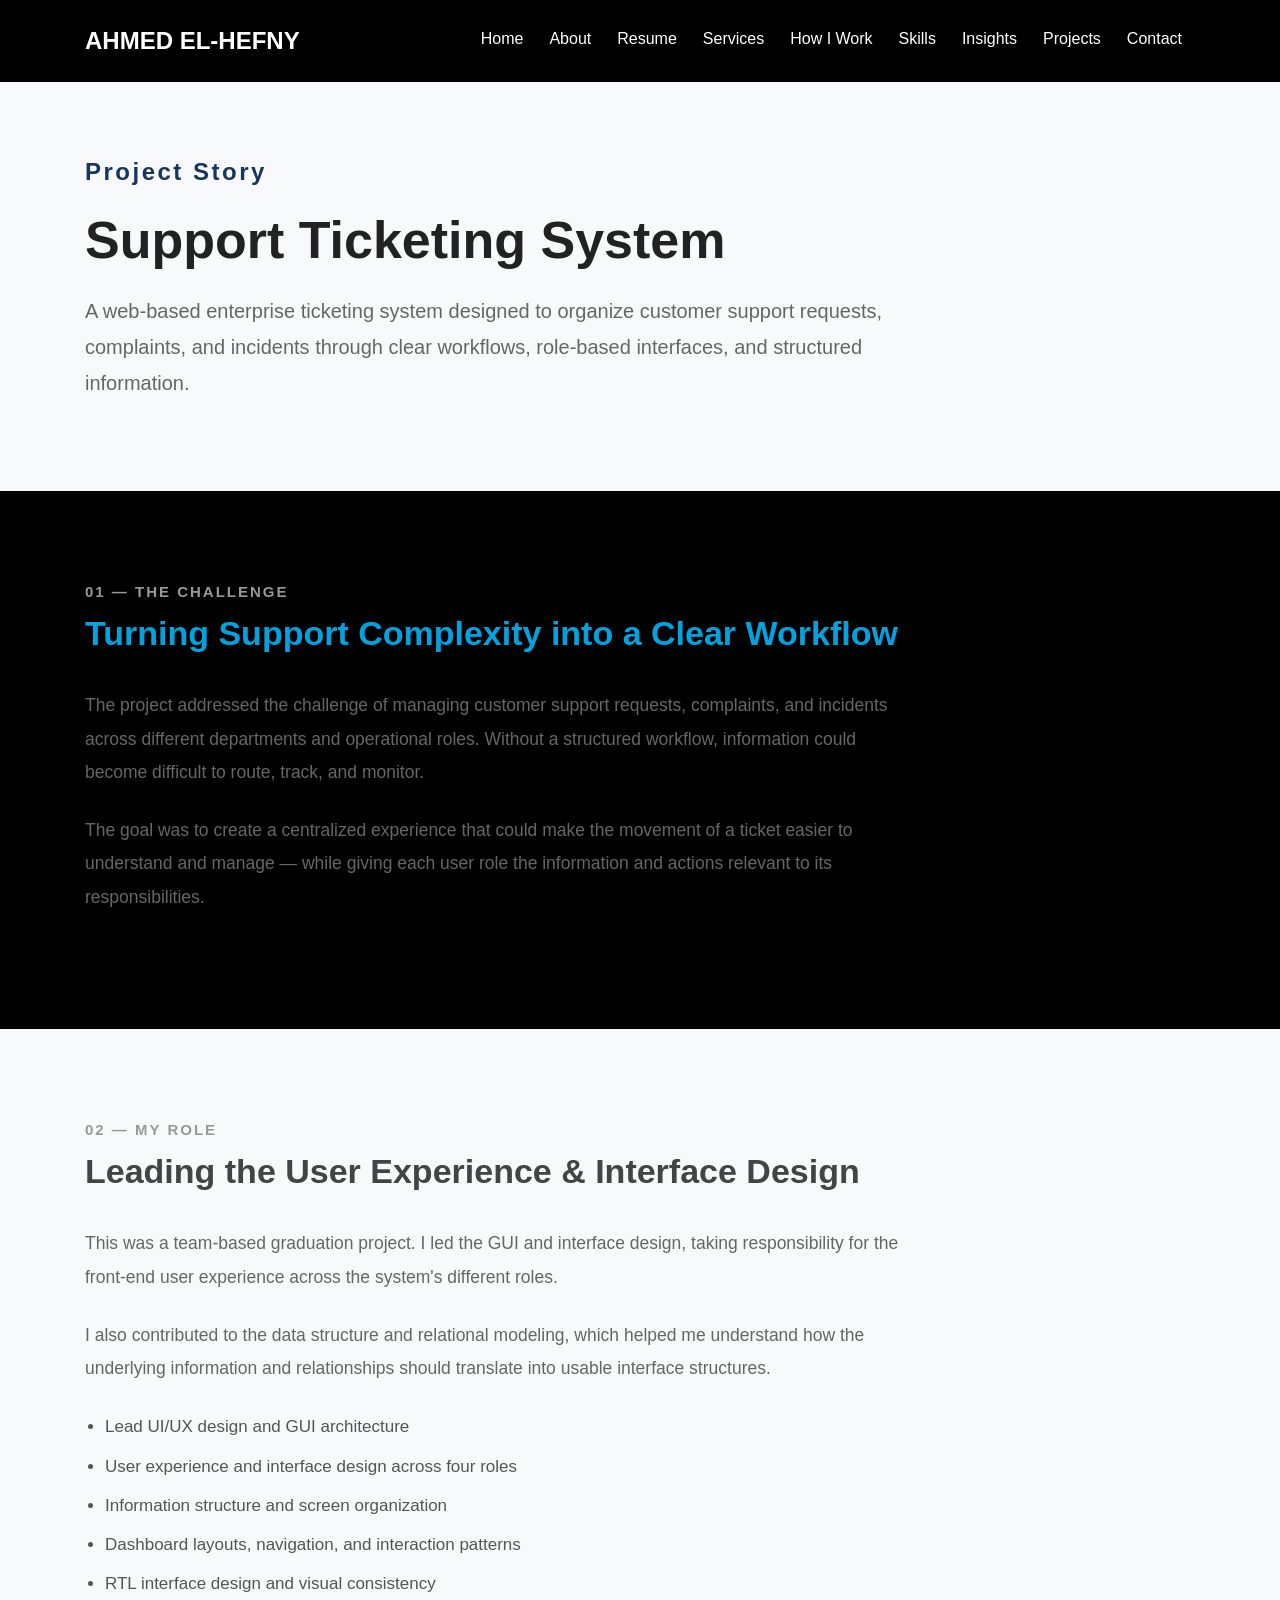
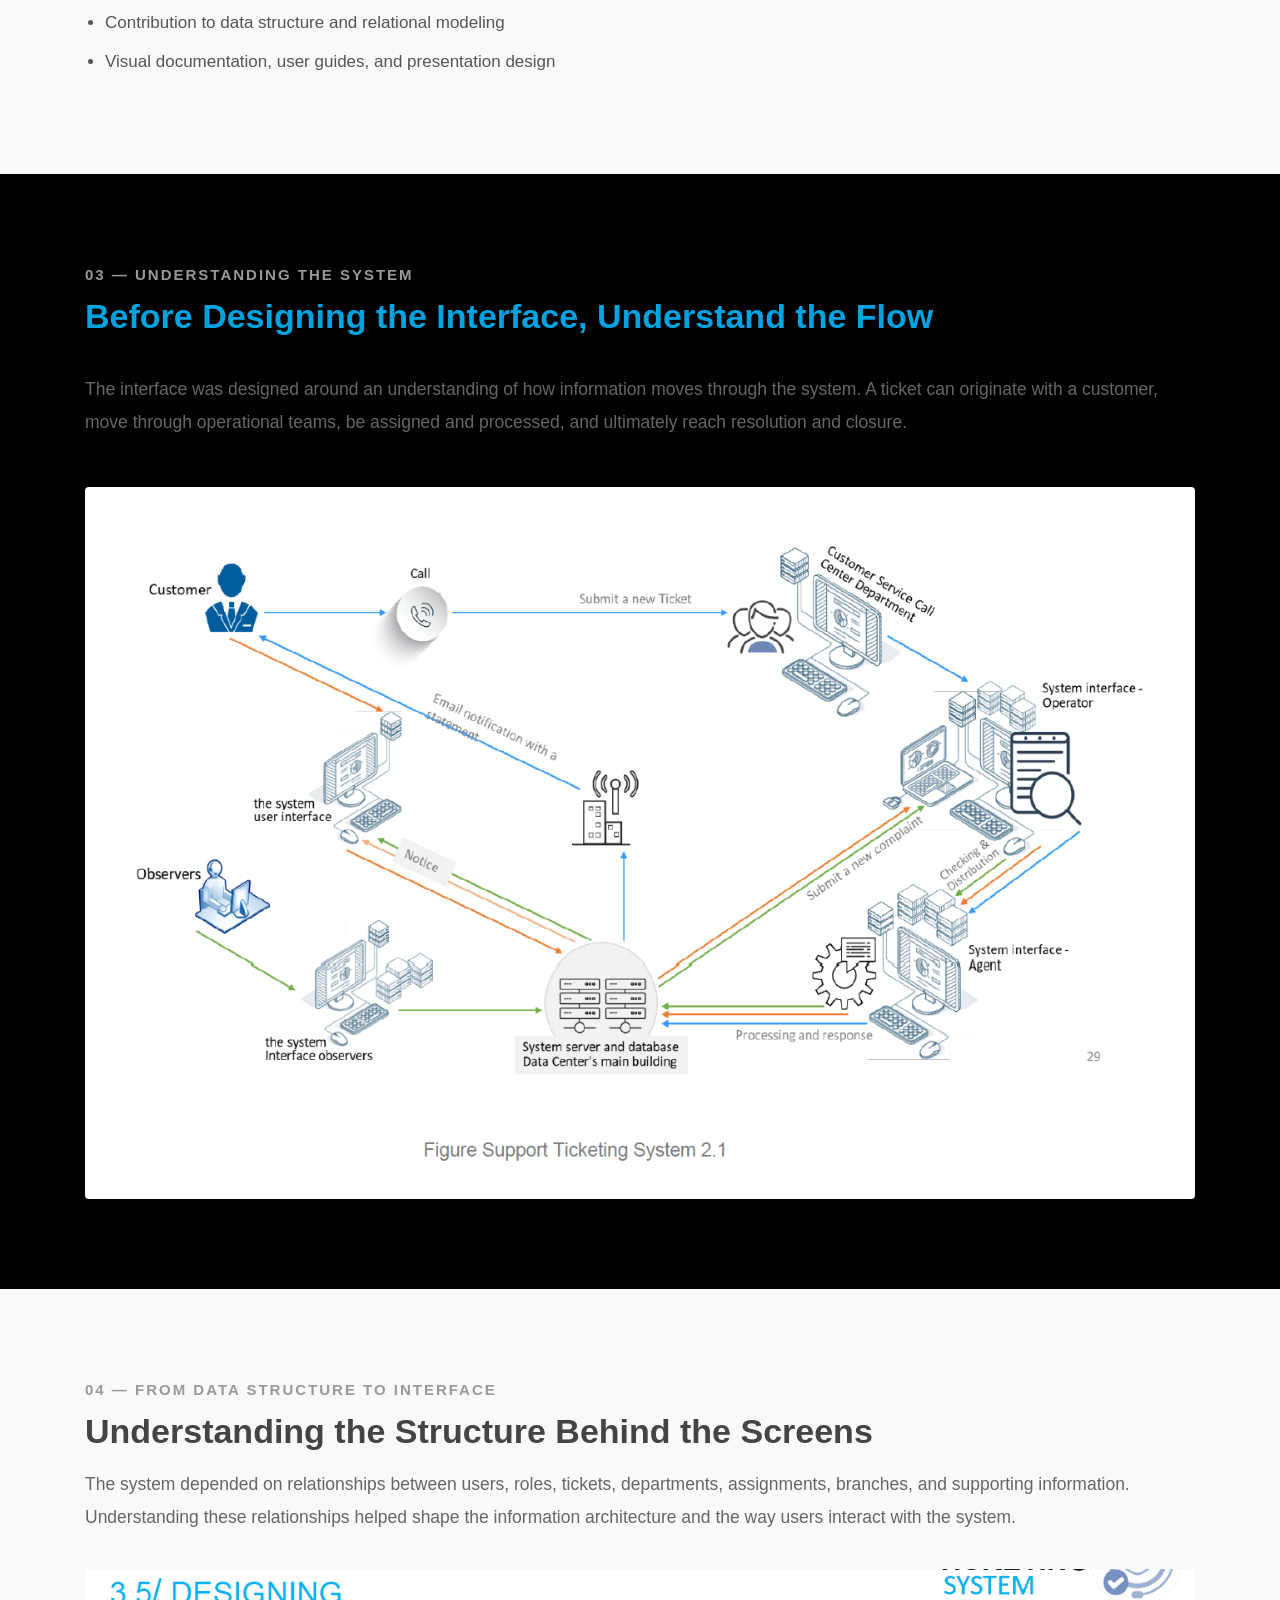
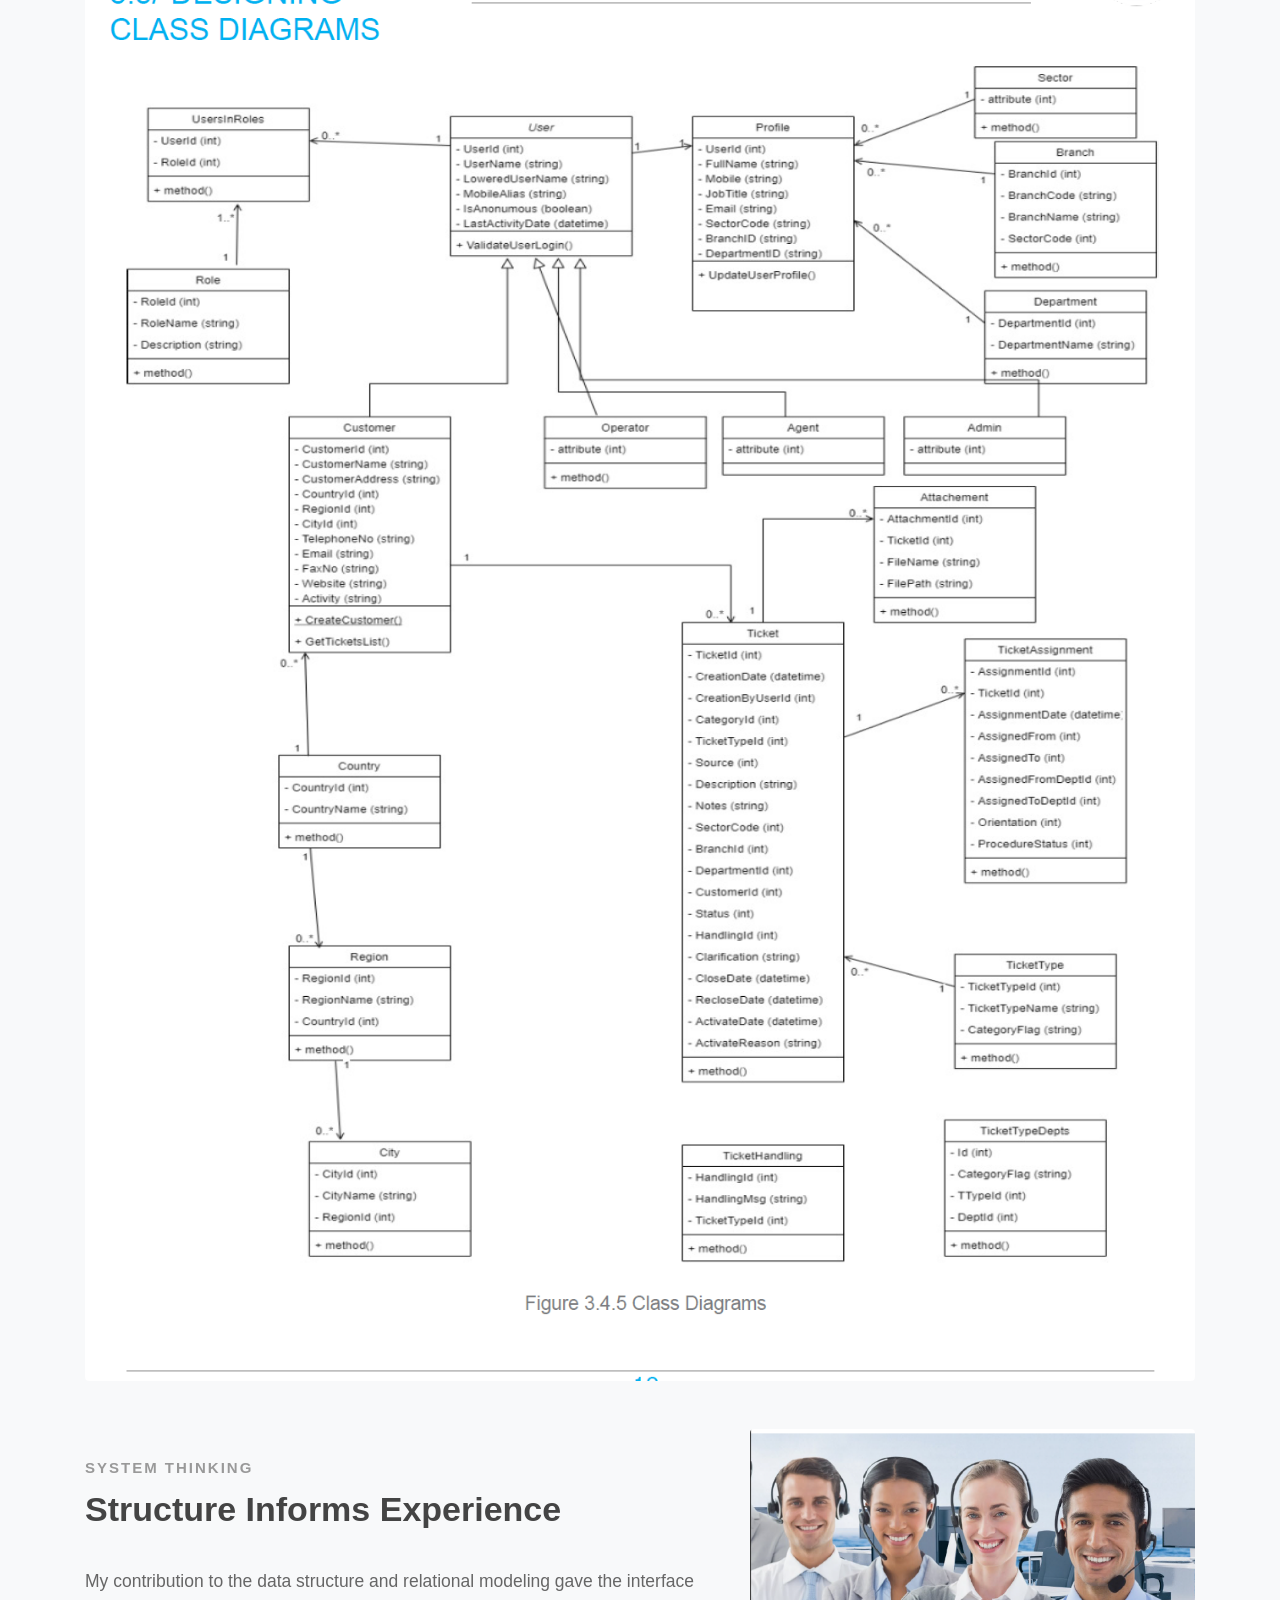
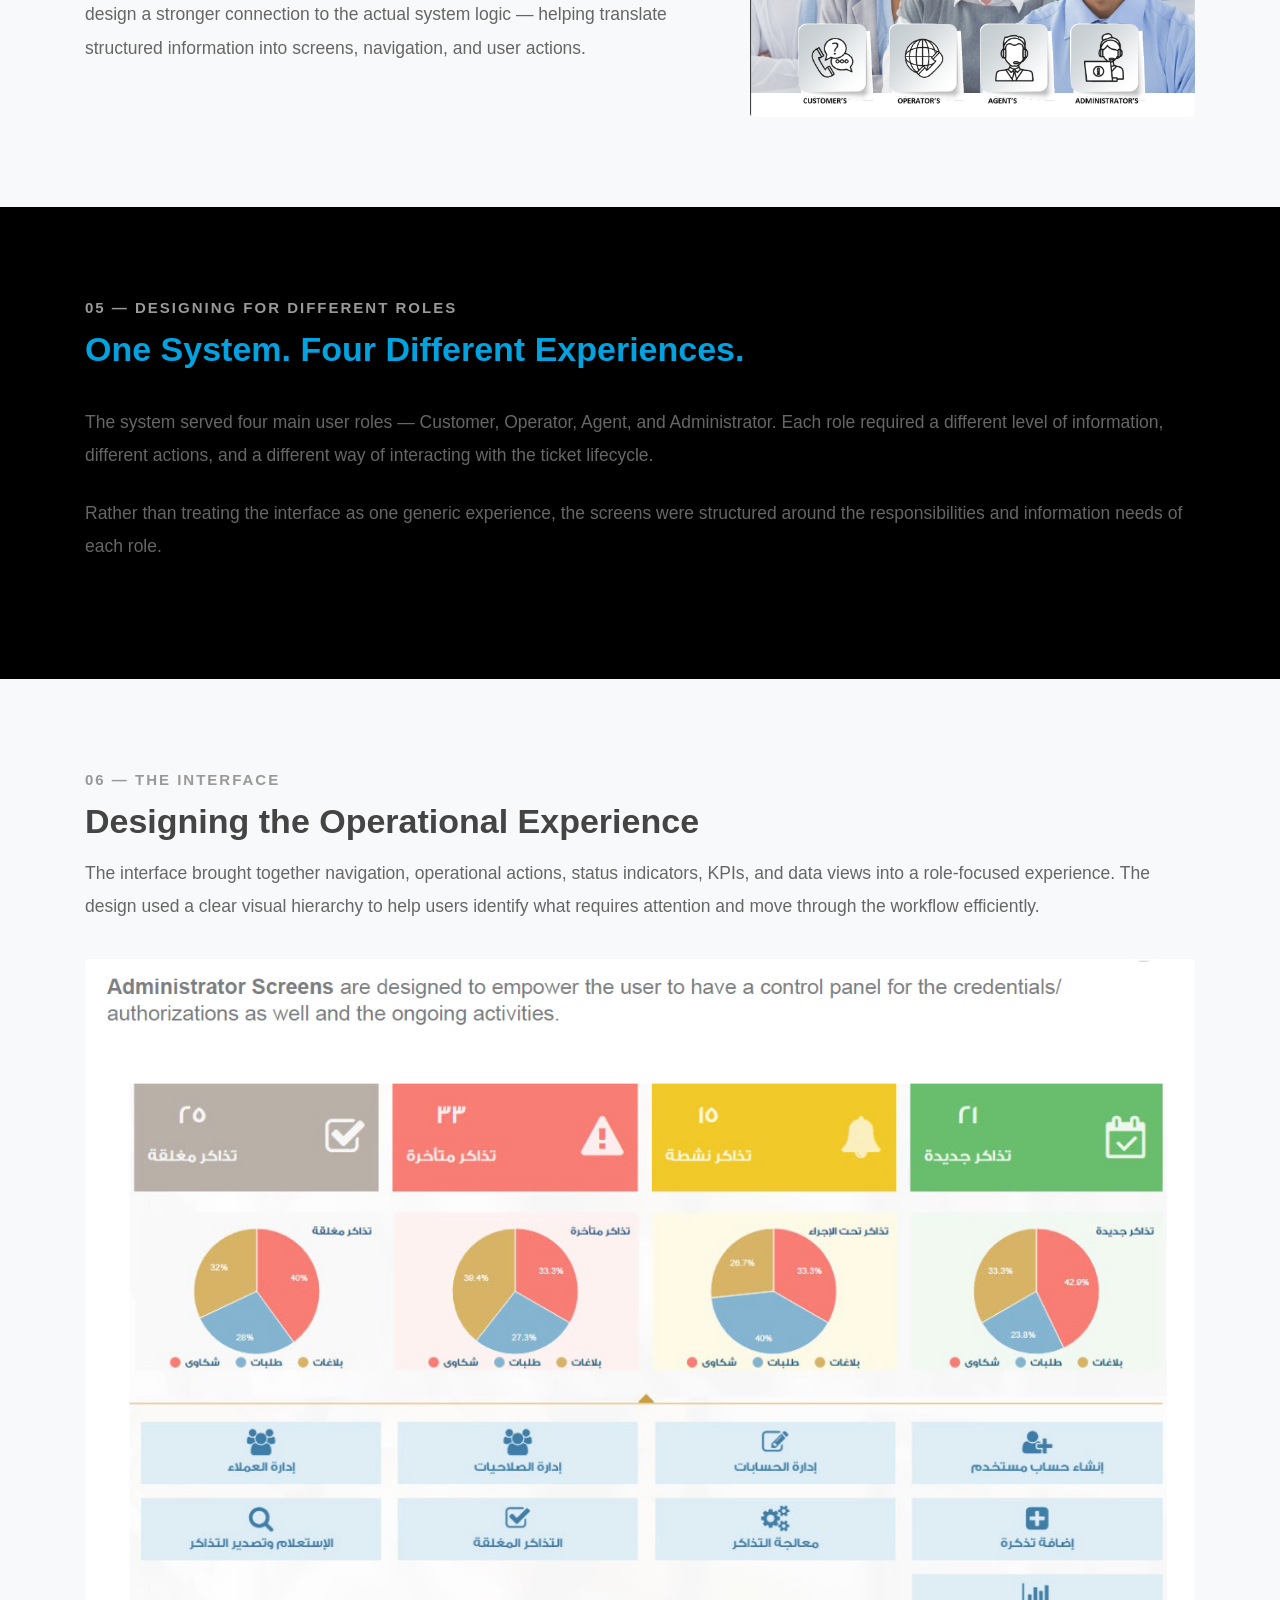
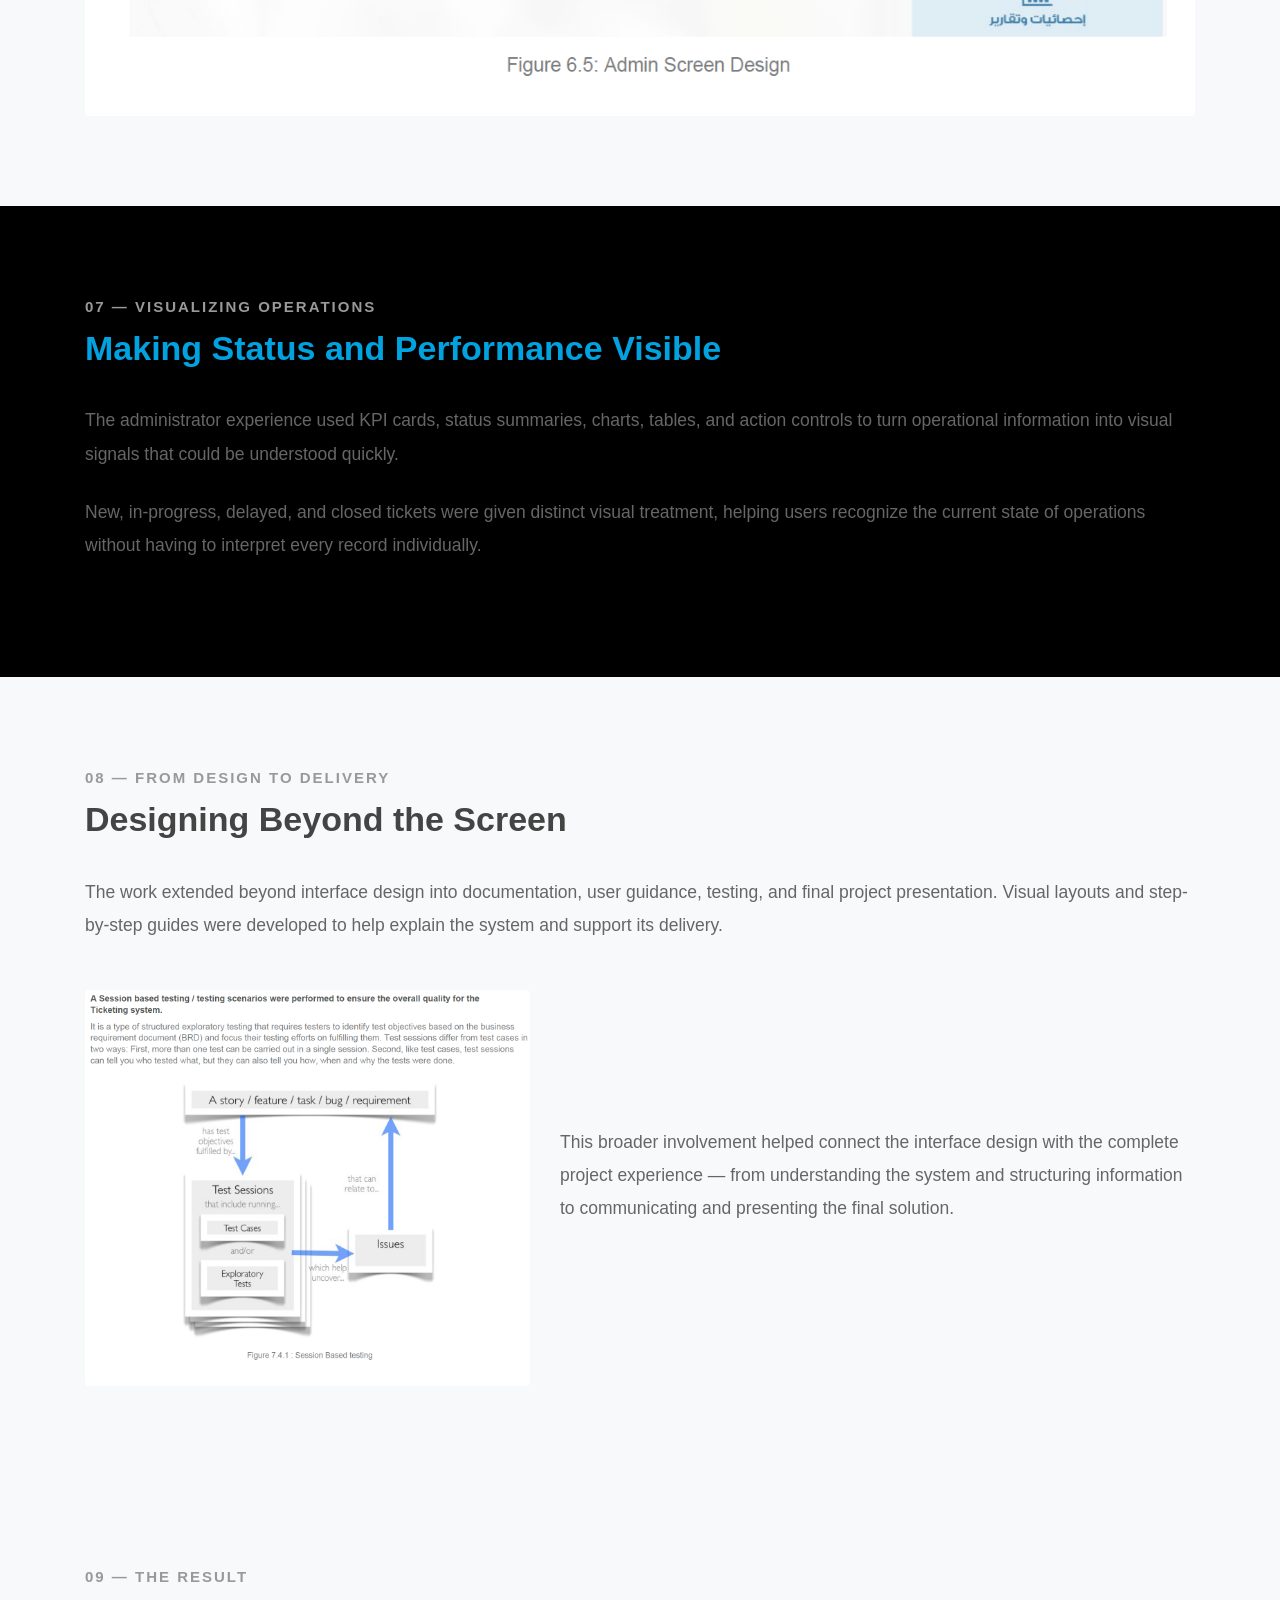
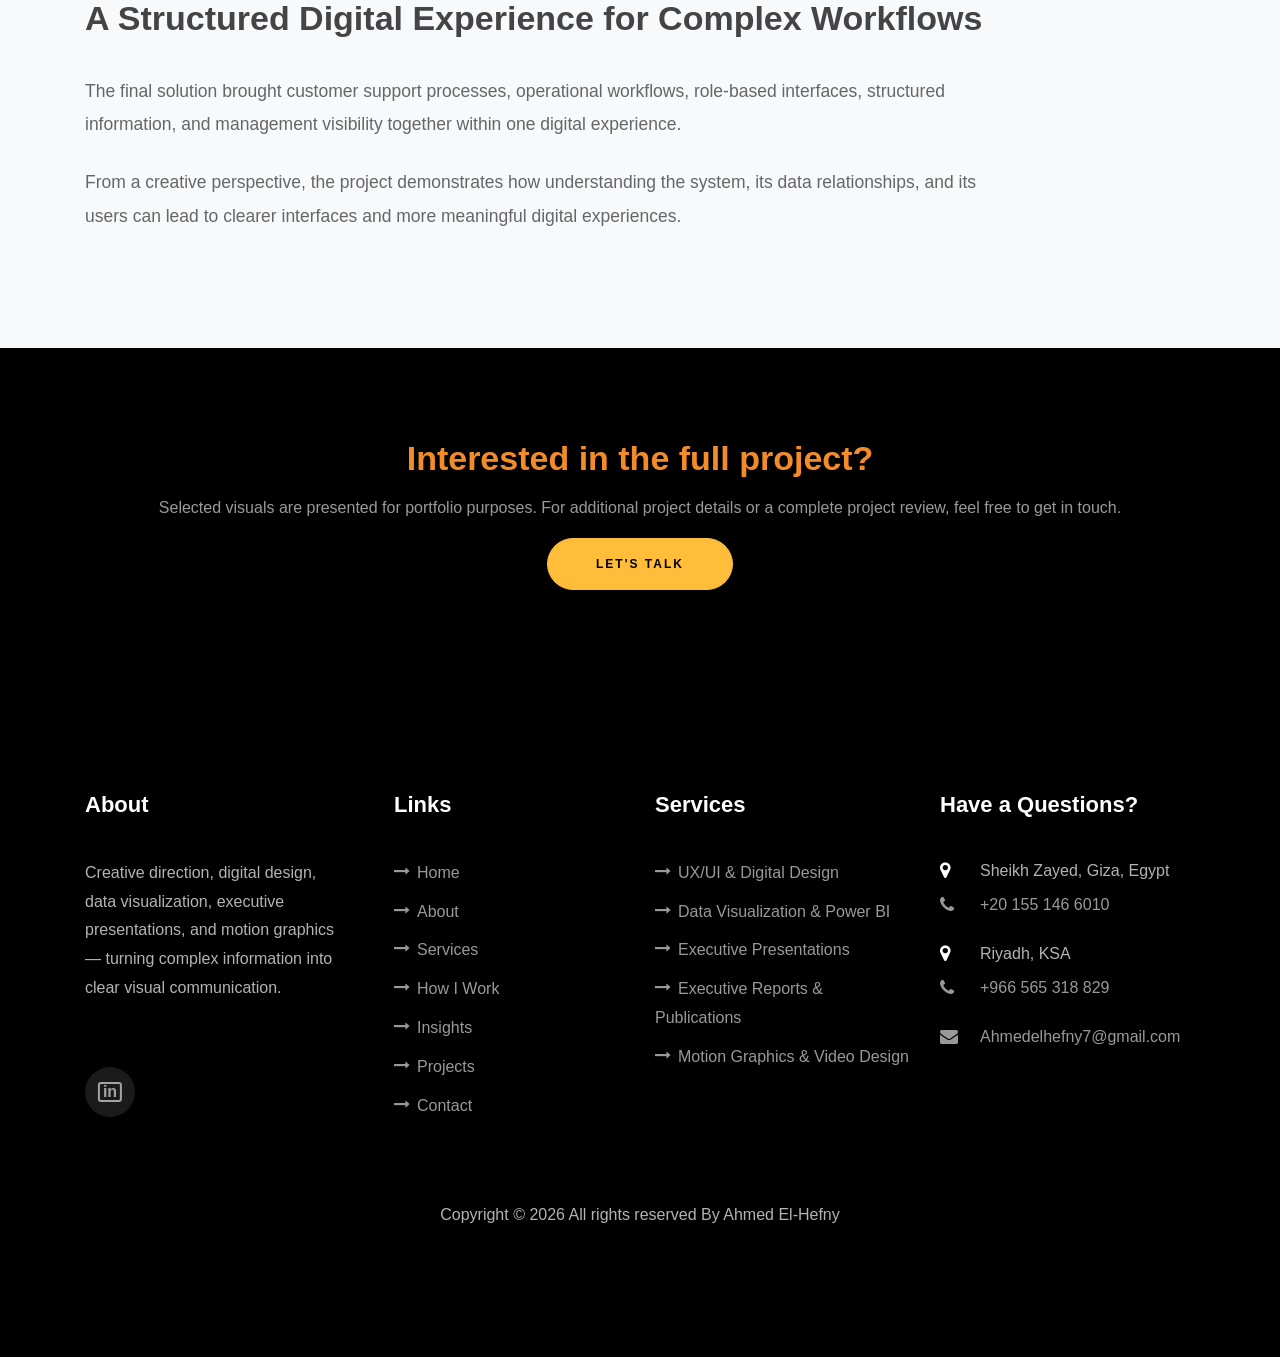
<file: project-story/ticketing_system/support-ticketing-system.html>
﻿<!DOCTYPE html>
<html lang="en">

<head>
    <title>Support Ticketing System | UX/UI & Digital Design | Ahmed Elhefny</title>
    <meta charset="utf-8">
    <meta name="viewport" content="width=device-width, initial-scale=1, shrink-to-fit=no">

    <meta name="description"
        content="Project Story — Support Ticketing System. UX/UI, digital design, and system thinking by Ahmed Elhefny.">

    <meta property="og:title" content="Support Ticketing System | UX/UI & Digital Design | Ahmed Elhefny">
    <meta property="og:description"
        content="UX/UI and digital design — transforming a complex ticketing workflow into a clear, role-based digital experience.">
    <meta property="og:url"
        content="https://ah-hefny.github.io/AhmedElhefny/project-story/ticketing_system/support-ticketing-system.html">
    <meta property="og:type" content="website">
    <meta property="og:image"
        content="https://ah-hefny.github.io/AhmedElhefny/project-story/ticketing_system/ticketing_system-05.png">

    <link rel="stylesheet" href="../../css/open-iconic-bootstrap.min.css">
    <link rel="stylesheet" href="../../css/animate.css">
    <link rel="stylesheet" href="../../css/owl.carousel.min.css">
    <link rel="stylesheet" href="../../css/owl.theme.default.min.css">
    <link rel="stylesheet" href="../../css/magnific-popup.css">
    <link rel="stylesheet" href="../../css/aos.css">
    <link rel="stylesheet" href="../../css/ionicons.min.css">
    <link rel="stylesheet" href="../../css/flaticon.css">
    <link rel="stylesheet" href="../../css/icomoon.css">
    <link rel="stylesheet" href="../../css/style.css">

    <style>
    :root {
        --story-blue: #00A3E0;
        --story-navy: #17365D;
        --story-orange: #F28C28;
        --story-dark: #444444;
        --story-text: #666666;
        --story-muted: #999999;
        --story-light: #f8f9fa;
        --story-border: #e6e6e6;
    }

    /* ================================
       HERO
       ================================ */

    .project-story-hero {
        padding: 150px 0 90px;
        background: var(--story-light);
    }

    .project-story-hero .subtitle {
        display: inline-block;
        margin-bottom: 18px;
        font-size: 24px;
        font-weight: 700;
        letter-spacing: 2.5px;
        color: var(--story-navy);
    }

    .project-story-hero h1 {
        margin-bottom: 22px;
        font-size: 52px;
        font-weight: 700;
        line-height: 1.15;
        color: #222;
    }

    .project-story-hero .lead {
        max-width: 850px;
        margin-bottom: 0;
        font-size: 20px;
        line-height: 1.8;
        color: var(--story-text);
    }


    /* ================================
       NAVBAR
       ================================ */
    .ftco_navbar .navbar-nav {
        white-space: nowrap;
    }

    /* Match homepage navbar */
    .ftco-navbar-light {
        background: #000000 !important;
    }

    .ftco-navbar-light .navbar-brand,
    .ftco-navbar-light .navbar-nav > .nav-item > .nav-link {
        color: #ffffff !important;
    }


    /* ================================
       STORY SECTIONS
       ================================ */

    .story-section {
        padding: 90px 0;
    }

    .story-section.bg-light {
        background: var(--story-light) !important;
    }

    .story-heading {
        margin-bottom: 35px;
    }

    .story-heading .label {
        display: block;
        margin-bottom: 10px;
        font-size: 15px;
        font-weight: 700;
        line-height: 1.4;
        letter-spacing: 2px;
        text-transform: uppercase;
        color: var(--story-muted);
    }

    .story-heading h2 {
        margin-bottom: 15px;
        font-size: 34px;
        font-weight: 700;
        line-height: 1.25;
        color: #222;
    }

    .story-copy {
        margin-bottom: 25px;
        font-size: 17.5px;
        line-height: 1.9;
        color: var(--story-text);
    }

    .story-copy strong {
        color: var(--story-dark);
    }
    /* ================================
       SECTION HEADING SYSTEM
       ================================ */

    .section-challenge .story-heading h2,
    .section-approach .story-heading h2,
    .section-thinking .story-heading h2 {
        color: var(--story-blue) !important;
    }

    .section-role .story-heading h2,
    .section-visuals .story-heading h2,
    .section-result .story-heading h2 {
        color: var(--story-dark) !important;
    }



    /* ================================
       MY ROLE
       ================================ */

    .role-list {
        margin: 25px 0 0;
        padding-left: 20px;
        color: #555;
        font-size: 17px;
        line-height: 1.95;
    }

    .role-list li {
        margin-bottom: 6px;
    }


    /* ================================
       APPROACH CARDS
       ================================ */

    .approach-card {
        position: relative;
        height: 100%;
        padding: 30px;
        background: #fff;
        border: 1px solid var(--story-border);
        border-radius: 8px;
    }

    .approach-number {
        display: block;
        margin-bottom: 15px;
        font-size: 13px;
        font-weight: 700;
        letter-spacing: 1.5px;
        color: var(--story-blue);
    }

    .approach-card h3 {
        margin-bottom: 12px;
        font-size: 20px;
        font-weight: 700;
        color: var(--story-dark);
    }

    .approach-card p {
        margin-bottom: 0;
        font-size: 15px;
        line-height: 1.7;
        color: var(--story-text);
    }


    /* ================================
       DESIGN PROCESS
       ================================ */

    .design-process {
        position: relative;
        display: grid;
        grid-template-columns: repeat(5, 1fr);
        gap: 28px;
        margin-top: 55px;
    }

    .design-process::before {
        content: "";
        position: absolute;
        top: 41px;
        left: 8%;
        right: 8%;
        height: 1px;
        background: var(--story-blue);
        opacity: 0.35;
    }

    .design-step {
        position: relative;
        z-index: 1;
        text-align: center;
    }

    .step-number {
        display: block;
        margin-bottom: 12px;
        font-size: 34px;
        font-weight: 300;
        line-height: 1;
        color: #d7d7d7;
    }

    .step-icon {
        position: relative;
        z-index: 2;
        display: flex;
        align-items: center;
        justify-content: center;
        width: 82px;
        height: 82px;
        margin: 0 auto 18px;
        background: #fff;
        border: 2px solid var(--story-blue);
        border-radius: 50%;
    }

    .step-icon svg {
        width: 42px;
        height: 42px;
        fill: none;
        stroke: var(--story-blue);
        stroke-width: 2;
        stroke-linecap: round;
        stroke-linejoin: round;
    }

    .step-dot {
        width: 8px;
        height: 8px;
        margin: 0 auto 18px;
        background: var(--story-blue);
        border-radius: 50%;
    }

    .design-step h3 {
        margin-bottom: 12px;
        font-size: 18px;
        font-weight: 700;
        line-height: 1.35;
        color: #fff;
    }

    .design-step p {
        margin-bottom: 0;
        font-size: 16px;
        line-height: 1.75;
        color: var(--story-text);
    }


    /* ================================
       CAPABILITY ITEMS
       ================================ */

    .capability-item {
        position: relative;
        height: 100%;
    }

    .capability-item h3 {
        margin-bottom: 10px;
        font-size: 20px;
        font-weight: 700;
        color: var(--story-dark);
    }

    .capability-item p {
        margin-bottom: 0;
        font-size: 15px;
        line-height: 1.7;
        color: var(--story-text);
    }


    /* ================================
       SELECTED VISUALS
       ================================ */

    .visual-group {
        margin-bottom: 65px;
    }

    .visual-group:last-child {
        margin-bottom: 0;
    }

    .visual-group h3 {
        margin-bottom: 10px;
        font-size: 23px;
        font-weight: 700;
        color: var(--story-navy);
    }

    .visual-group .group-description {
        max-width: 850px;
        margin-bottom: 28px;
        font-size: 16px;
        line-height: 1.7;
        color: var(--story-text);
    }

    .visual-item {
        margin-bottom: 25px;
    }

    .visual-item img {
        display: block;
        width: 100%;
    }

    .visual-number {
        display: block;
        margin-top: 10px;
        font-size: 12px;
        font-weight: 700;
        letter-spacing: 1.5px;
        color: #888;
    }


    /* ================================
       RESULT
       ================================ */

    .story-result {
        max-width: 900px;
    }


    /* ================================
       CTA
       ================================ */

    .story-cta {
        padding: 90px 0;
        text-align: center;
    }

    .story-cta h2 {
        margin-bottom: 15px;
        font-size: 34px;
        font-weight: 700;
        color: var(--story-orange);
    }


    /* ================================
       RESPONSIVE
       ================================ */

    @media (max-width: 991.98px) {
        .design-process {
            grid-template-columns: repeat(3, 1fr);
        }

        .design-process::before {
            display: none;
        }
    }

    @media (max-width: 767.98px) {
        .project-story-hero {
            padding: 110px 0 65px;
        }

        .project-story-hero h1 {
            font-size: 38px;
        }

        .project-story-hero .subtitle {
            font-size: 20px;
            letter-spacing: 2px;
        }

        .project-story-hero .lead {
            font-size: 17px;
        }

        .story-section {
            padding: 65px 0;
        }

        .story-heading h2 {
            font-size: 29px;
        }

        .design-process {
            grid-template-columns: 1fr;
            gap: 42px;
        }

        .design-step {
            max-width: 420px;
            margin: 0 auto;
        }

        .story-cta {
            padding: 65px 0;
        }

        .story-cta h2 {
            font-size: 29px;
        }
    }
</style></head>

<body data-spy="scroll" data-target=".site-navbar-target" data-offset="300">

    <nav class="navbar navbar-expand-lg navbar-dark ftco_navbar ftco-navbar-light site-navbar-target" id="ftco-navbar">
        <div class="container">
            <a class="navbar-brand" href="../../index.html">AHMED EL-HEFNY</a>

            <button class="navbar-toggler js-fh5co-nav-toggle fh5co-nav-toggle" type="button"
                data-toggle="collapse" data-target="#ftco-nav" aria-controls="ftco-nav" aria-expanded="false"
                aria-label="Toggle navigation">
                <span class="oi oi-menu"></span> Menu
            </button>

            <div class="collapse navbar-collapse" id="ftco-nav">
                <ul class="navbar-nav nav ml-auto">
                    <li class="nav-item"><a href="../../index.html#home-section" class="nav-link"><span>Home</span></a></li>
                    <li class="nav-item"><a href="../../index.html#about-section" class="nav-link"><span>About</span></a></li>
                    <li class="nav-item"><a href="../../index.html#resume-section" class="nav-link"><span>Resume</span></a></li>
                    <li class="nav-item"><a href="../../index.html#services-section" class="nav-link"><span>Services</span></a></li>
                    <li class="nav-item"><a href="../../index.html#how-i-work-section" class="nav-link"><span>How I Work</span></a></li>
                    <li class="nav-item"><a href="../../index.html#skills-section" class="nav-link"><span>Skills</span></a></li>
                    <li class="nav-item"><a href="../../index.html#insights-section" class="nav-link"><span>Insights</span></a></li>
                    <li class="nav-item"><a href="../../index.html#projects-section" class="nav-link"><span>Projects</span></a></li>
                    <li class="nav-item"><a href="../../index.html#contact-section" class="nav-link"><span>Contact</span></a></li>
                </ul>
            </div>
        </div>
    </nav>

    <section class="project-story-hero">
    <div class="container">
        <div class="row">
            <div class="col-lg-11">
                <span class="subtitle">Project Story</span>
                <h1>Support Ticketing System</h1>
                <p class="lead">
                    A web-based enterprise ticketing system designed to organize customer support
                    requests, complaints, and incidents through clear workflows, role-based
                    interfaces, and structured information.
                </p>
            </div>
        </div>
    </div>
</section>

<section class="story-section section-challenge">
    <div class="container">
        <div class="row">
            <div class="col-lg-9">
                <div class="story-heading">
                    <span class="label">01 — The Challenge</span>
                    <h2>Turning Support Complexity into a Clear Workflow</h2>
                </div>

                <p class="story-copy">
                    The project addressed the challenge of managing customer support requests,
                    complaints, and incidents across different departments and operational roles.
                    Without a structured workflow, information could become difficult to route,
                    track, and monitor.
                </p>

                <p class="story-copy">
                    The goal was to create a centralized experience that could make the movement
                    of a ticket easier to understand and manage — while giving each user role
                    the information and actions relevant to its responsibilities.
                </p>
            </div>
        </div>
    </div>
</section>

<section class="story-section bg-light section-role">
    <div class="container">
        <div class="row">
            <div class="col-lg-9">
                <div class="story-heading">
                    <span class="label">02 — My Role</span>
                    <h2>Leading the User Experience & Interface Design</h2>
                </div>

                <p class="story-copy">
                    This was a team-based graduation project. I led the GUI and interface design,
                    taking responsibility for the front-end user experience across the system's
                    different roles.
                </p>

                <p class="story-copy">
                    I also contributed to the data structure and relational modeling, which helped
                    me understand how the underlying information and relationships should translate
                    into usable interface structures.
                </p>

                <ul class="role-list">
                    <li>Lead UI/UX design and GUI architecture</li>
                    <li>User experience and interface design across four roles</li>
                    <li>Information structure and screen organization</li>
                    <li>Dashboard layouts, navigation, and interaction patterns</li>
                    <li>RTL interface design and visual consistency</li>
                    <li>Contribution to data structure and relational modeling</li>
                    <li>Visual documentation, user guides, and presentation design</li>
                </ul>
            </div>
        </div>
    </div>
</section>

<section class="story-section section-approach">
    <div class="container">

        <div class="story-heading">
            <span class="label">03 — Understanding the System</span>
            <h2>Before Designing the Interface, Understand the Flow</h2>
        </div>

        <p class="story-copy mb-5">
            The interface was designed around an understanding of how information moves through
            the system. A ticket can originate with a customer, move through operational teams,
            be assigned and processed, and ultimately reach resolution and closure.
        </p>

        <div class="visual-feature">
            <img src="ticketing_system-02.png"
                 alt="Support Ticketing System flow diagram showing customer, call center, operational roles, and central database"
                 class="img-fluid rounded">
        </div>

    </div>
</section>

<section class="story-section bg-light section-visuals">
    <div class="container">

        <div class="story-heading">
            <span class="label">04 — From Data Structure to Interface</span>
            <h2>Understanding the Structure Behind the Screens</h2>

            <p class="story-copy">
                The system depended on relationships between users, roles, tickets, departments,
                assignments, branches, and supporting information. Understanding these relationships
                helped shape the information architecture and the way users interact with the system.
            </p>
        </div>

        <div class="visual-feature mb-5">
            <img src="ticketing_system-04.png"
                 alt="Support Ticketing System class diagram showing users, roles, tickets, assignments, departments, sectors, and branches"
                 class="img-fluid rounded">
        </div>

        <div class="row align-items-center">
            <div class="col-lg-7">
                <div class="story-heading">
                    <span class="label">System Thinking</span>
                    <h2>Structure Informs Experience</h2>
                </div>

                <p class="story-copy">
                    My contribution to the data structure and relational modeling gave the interface
                    design a stronger connection to the actual system logic — helping translate
                    structured information into screens, navigation, and user actions.
                </p>
            </div>

            <div class="col-lg-5">
                <img src="ticketing_system-01.png"
                     alt="Support Ticketing System role-based experience overview"
                     class="img-fluid rounded">
            </div>
        </div>

    </div>
</section>

<section class="story-section section-thinking">
    <div class="container">

        <div class="story-heading">
            <span class="label">05 — Designing for Different Roles</span>
            <h2>One System. Four Different Experiences.</h2>
        </div>

        <p class="story-copy">
            The system served four main user roles — Customer, Operator, Agent, and Administrator.
            Each role required a different level of information, different actions, and a different
            way of interacting with the ticket lifecycle.
        </p>

        <p class="story-copy">
            Rather than treating the interface as one generic experience, the screens were structured
            around the responsibilities and information needs of each role.
        </p>

    </div>
</section>

<section class="story-section bg-light section-visuals">
    <div class="container">

        <div class="story-heading">
            <span class="label">06 — The Interface</span>
            <h2>Designing the Operational Experience</h2>

            <p class="story-copy">
                The interface brought together navigation, operational actions, status indicators,
                KPIs, and data views into a role-focused experience. The design used a clear visual
                hierarchy to help users identify what requires attention and move through the workflow
                efficiently.
            </p>
        </div>

        <div class="visual-feature">
            <img src="ticketing_system-05.png"
                 alt="Arabic RTL administrator dashboard interface for the Support Ticketing System"
                 class="img-fluid rounded">
        </div>

    </div>
</section>

<section class="story-section section-approach">
    <div class="container">

        <div class="story-heading">
            <span class="label">07 — Visualizing Operations</span>
            <h2>Making Status and Performance Visible</h2>
        </div>

        <p class="story-copy">
            The administrator experience used KPI cards, status summaries, charts, tables, and
            action controls to turn operational information into visual signals that could be
            understood quickly.
        </p>

        <p class="story-copy">
            New, in-progress, delayed, and closed tickets were given distinct visual treatment,
            helping users recognize the current state of operations without having to interpret
            every record individually.
        </p>

    </div>
</section>

<section class="story-section bg-light section-role">
    <div class="container">

        <div class="story-heading">
            <span class="label">08 — From Design to Delivery</span>
            <h2>Designing Beyond the Screen</h2>
        </div>

        <p class="story-copy">
            The work extended beyond interface design into documentation, user guidance, testing,
            and final project presentation. Visual layouts and step-by-step guides were developed
            to help explain the system and support its delivery.
        </p>

        <div class="row align-items-center mt-5">
            <div class="col-lg-5">
                <img src="ticketing_system-06.png"
                     alt="Session-based testing approach used during Support Ticketing System project"
                     class="img-fluid rounded">
            </div>

            <div class="col-lg-7">
                <p class="story-copy">
                    This broader involvement helped connect the interface design with the complete
                    project experience — from understanding the system and structuring information
                    to communicating and presenting the final solution.
                </p>
            </div>
        </div>

    </div>
</section>

<section class="story-section bg-light section-result">
    <div class="container">
        <div class="story-result">

            <div class="story-heading">
                <span class="label">09 — The Result</span>
                <h2>A Structured Digital Experience for Complex Workflows</h2>
            </div>

            <p class="story-copy">
                The final solution brought customer support processes, operational workflows,
                role-based interfaces, structured information, and management visibility together
                within one digital experience.
            </p>

            <p class="story-copy">
                From a creative perspective, the project demonstrates how understanding the system,
                its data relationships, and its users can lead to clearer interfaces and more
                meaningful digital experiences.
            </p>

        </div>
    </div>
</section>

<section class="story-cta">
    <div class="container">
        <h2>Interested in the full project?</h2>
        <p>
            Selected visuals are presented for portfolio purposes. For additional project details
            or a complete project review, feel free to get in touch.
        </p>
        <a href="../../index.html#contact-section" class="btn btn-primary py-3 px-5">
            Let's Talk
        </a>
    </div>
</section>
<footer class="ftco-footer ftco-section">
        <div class="container">
            <div class="row mb-5">

                <div class="col-md">
                    <div class="ftco-footer-widget mb-4">
                        <h2 class="ftco-heading-2">About</h2>
                        <p>
                            Creative direction, digital design, data visualization, executive presentations,
                            and motion graphics — turning complex information into clear visual communication.
                        </p>

                        <ul class="ftco-footer-social list-unstyled float-md-left float-lft mt-5">
                            <li class="ftco-animate">
                                <a href="https://www.linkedin.com/in/ahmed-el-hefny-pmp%C2%AE-49030225/"
                                    target="_blank" rel="noopener noreferrer">
                                    <span style="font-weight: bold; font-size: 16px; border: 2px solid currentColor; border-radius: 3px; padding: 0 3px; line-height: 1;">in</span>
                                </a>
                            </li>
                        </ul>
                    </div>
                </div>

                <div class="col-md">
                    <div class="ftco-footer-widget mb-4 ml-md-4">
                        <h2 class="ftco-heading-2">Links</h2>
                        <ul class="list-unstyled">
                            <li><a href="../../index.html#home-section"><span class="icon-long-arrow-right mr-2"></span>Home</a></li>
                            <li><a href="../../index.html#about-section"><span class="icon-long-arrow-right mr-2"></span>About</a></li>
                            <li><a href="../../index.html#services-section"><span class="icon-long-arrow-right mr-2"></span>Services</a></li>
                            <li><a href="../../index.html#how-i-work-section"><span class="icon-long-arrow-right mr-2"></span>How I Work</a></li>
                            <li><a href="../../index.html#insights-section"><span class="icon-long-arrow-right mr-2"></span>Insights</a></li>
                            <li><a href="../../index.html#projects-section"><span class="icon-long-arrow-right mr-2"></span>Projects</a></li>
                            <li><a href="../../index.html#contact-section"><span class="icon-long-arrow-right mr-2"></span>Contact</a></li>
                        </ul>
                    </div>
                </div>

                <div class="col-md">
                    <div class="ftco-footer-widget mb-4">
                        <h2 class="ftco-heading-2">Services</h2>
                        <ul class="list-unstyled">
                            <li><a href="../../index.html#services-section"><span class="icon-long-arrow-right mr-2"></span>UX/UI &amp; Digital Design</a></li>
                            <li><a href="../../index.html#services-section"><span class="icon-long-arrow-right mr-2"></span>Data Visualization &amp; Power BI</a></li>
                            <li><a href="../../index.html#services-section"><span class="icon-long-arrow-right mr-2"></span>Executive Presentations</a></li>
                            <li><a href="../../index.html#services-section"><span class="icon-long-arrow-right mr-2"></span>Executive Reports &amp; Publications</a></li>
                            <li><a href="../../index.html#services-section"><span class="icon-long-arrow-right mr-2"></span>Motion Graphics &amp; Video Design</a></li>
                        </ul>
                    </div>
                </div>

                <div class="col-md">
                    <div class="ftco-footer-widget mb-4">
                        <h2 class="ftco-heading-2">Have a Questions?</h2>

                        <div class="block-23 mb-3">
                            <ul>
                                <li>
                                    <span class="icon icon-map-marker"></span>
                                    <span class="text">Sheikh Zayed, Giza, Egypt</span>
                                </li>
                                <li>
                                    <a href="#">
                                        <span class="icon icon-phone"></span>
                                        <span class="text">+20 155 146 6010</span>
                                    </a>
                                </li>
                                <li>
                                    <span class="icon icon-map-marker"></span>
                                    <span class="text">Riyadh, KSA</span>
                                </li>
                                <li>
                                    <a href="tel:+966565318829">
                                        <span class="icon icon-phone"></span>
                                        <span class="text">+966 565 318 829</span>
                                    </a>
                                </li>
                                <li>
                                    <a href="mailto:Ahmedelhefny7@gmail.com">
                                        <span class="icon icon-envelope"></span>
                                        <span class="text">Ahmedelhefny7@gmail.com</span>
                                    </a>
                                </li>
                            </ul>
                        </div>
                    </div>
                </div>

            </div>

            <div class="row">
                <div class="col-md-12 text-center">
                    <p>
                        Copyright &copy;
                        <script>document.write(new Date().getFullYear());</script>
                        All rights reserved By Ahmed El-Hefny
                    </p>
                </div>
            </div>
        </div>
    </footer>

    <script src="../../js/jquery.min.js"></script>
    <script src="../../js/jquery-migrate-3.0.1.min.js"></script>
    <script src="../../js/popper.min.js"></script>
    <script src="../../js/bootstrap.min.js"></script>
    <script src="../../js/jquery.easing.1.3.js"></script>
    <script src="../../js/jquery.waypoints.min.js"></script>
    <script src="../../js/jquery.stellar.min.js"></script>
    <script src="../../js/owl.carousel.min.js"></script>
    <script src="../../js/jquery.magnific-popup.min.js"></script>
    <script src="../../js/aos.js"></script>
    <script src="../../js/jquery.animateNumber.min.js"></script>
    <script src="../../js/scrollax.min.js"></script>
    <script src="../../js/main.js"></script>

</body>
</html>
</file>
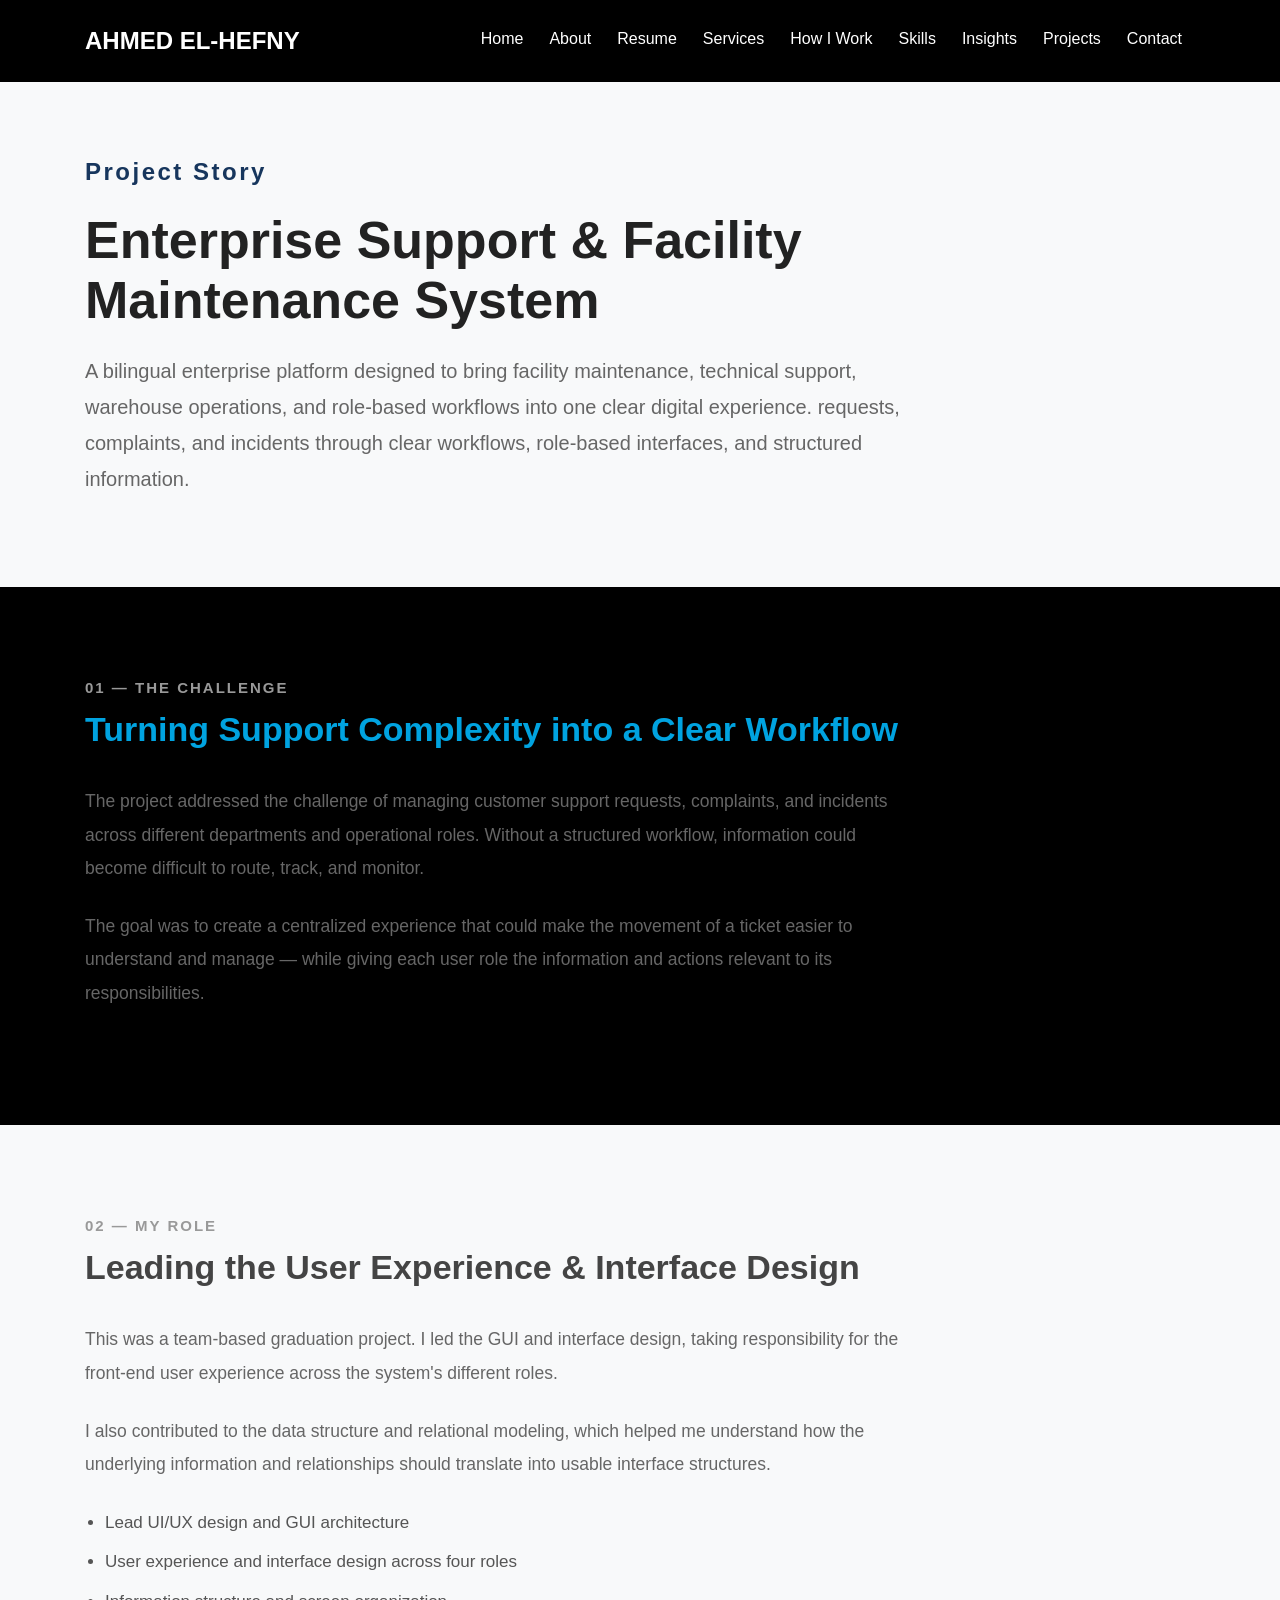
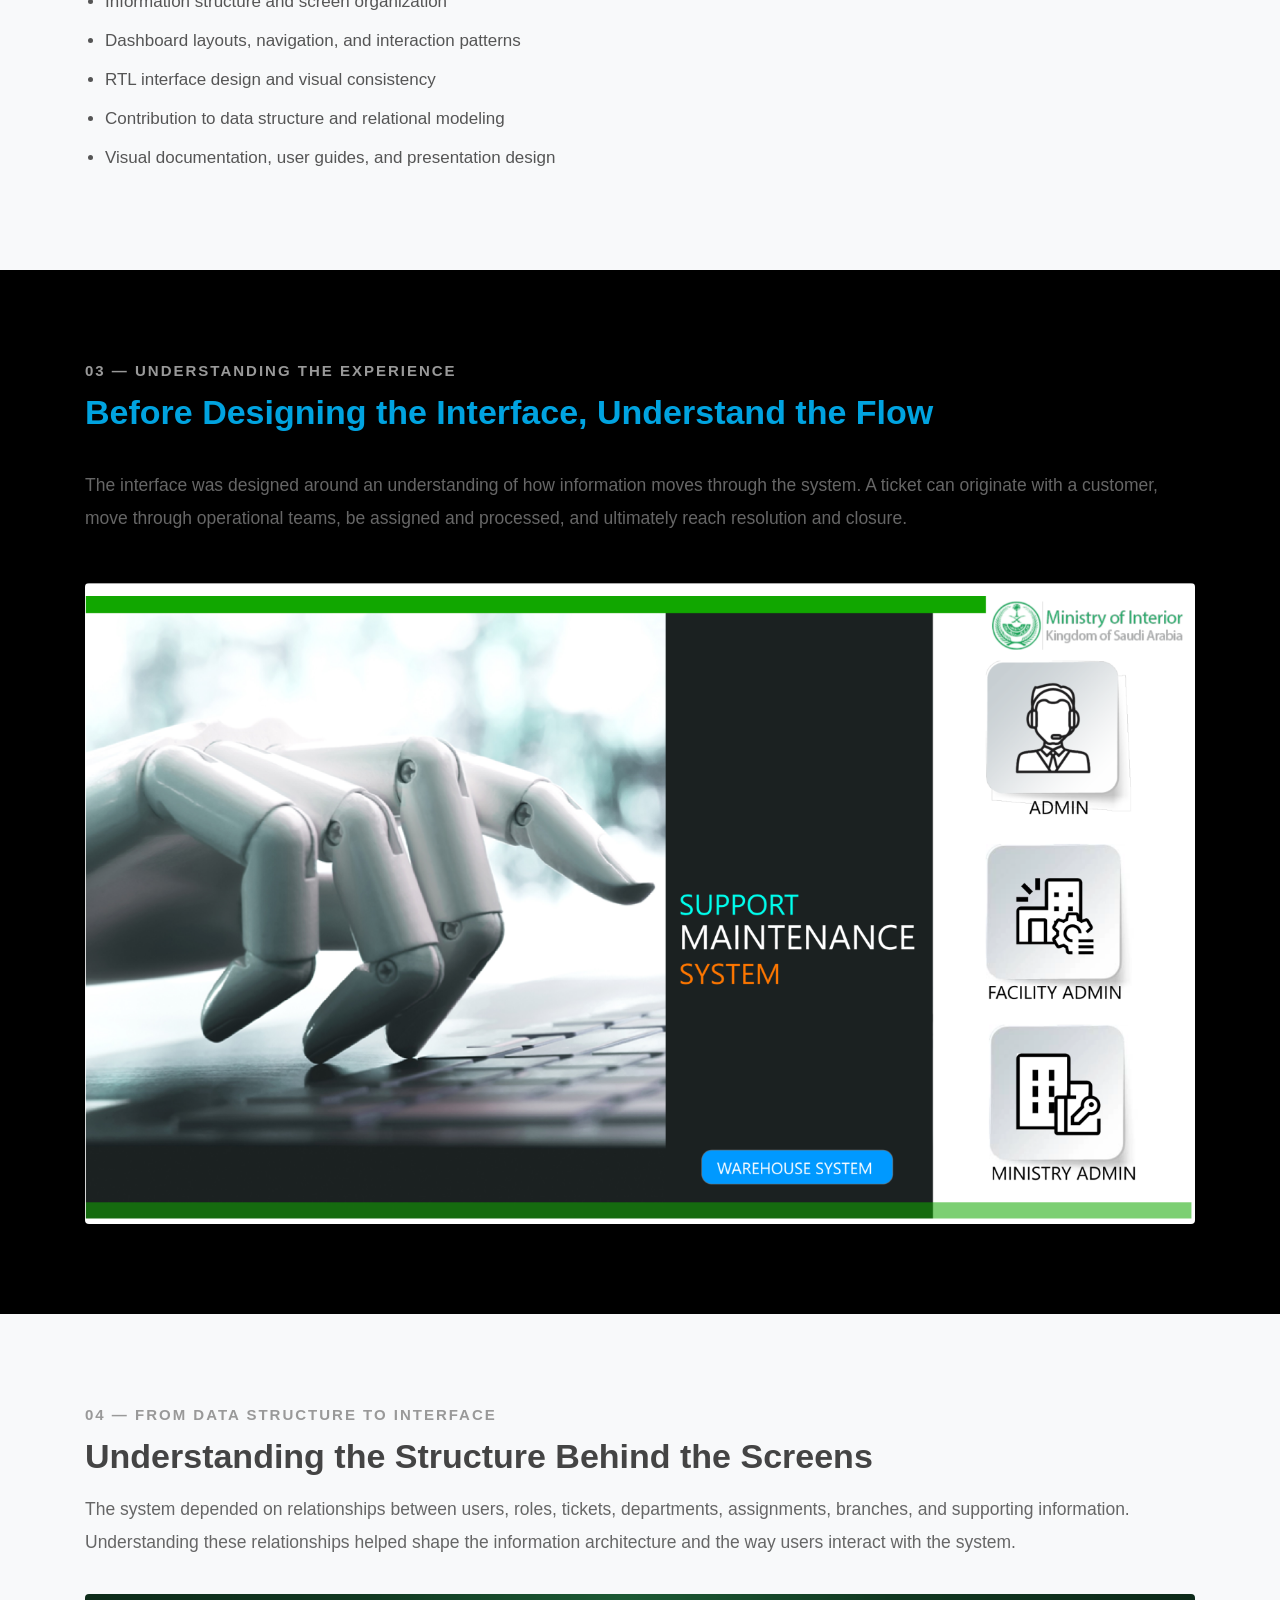
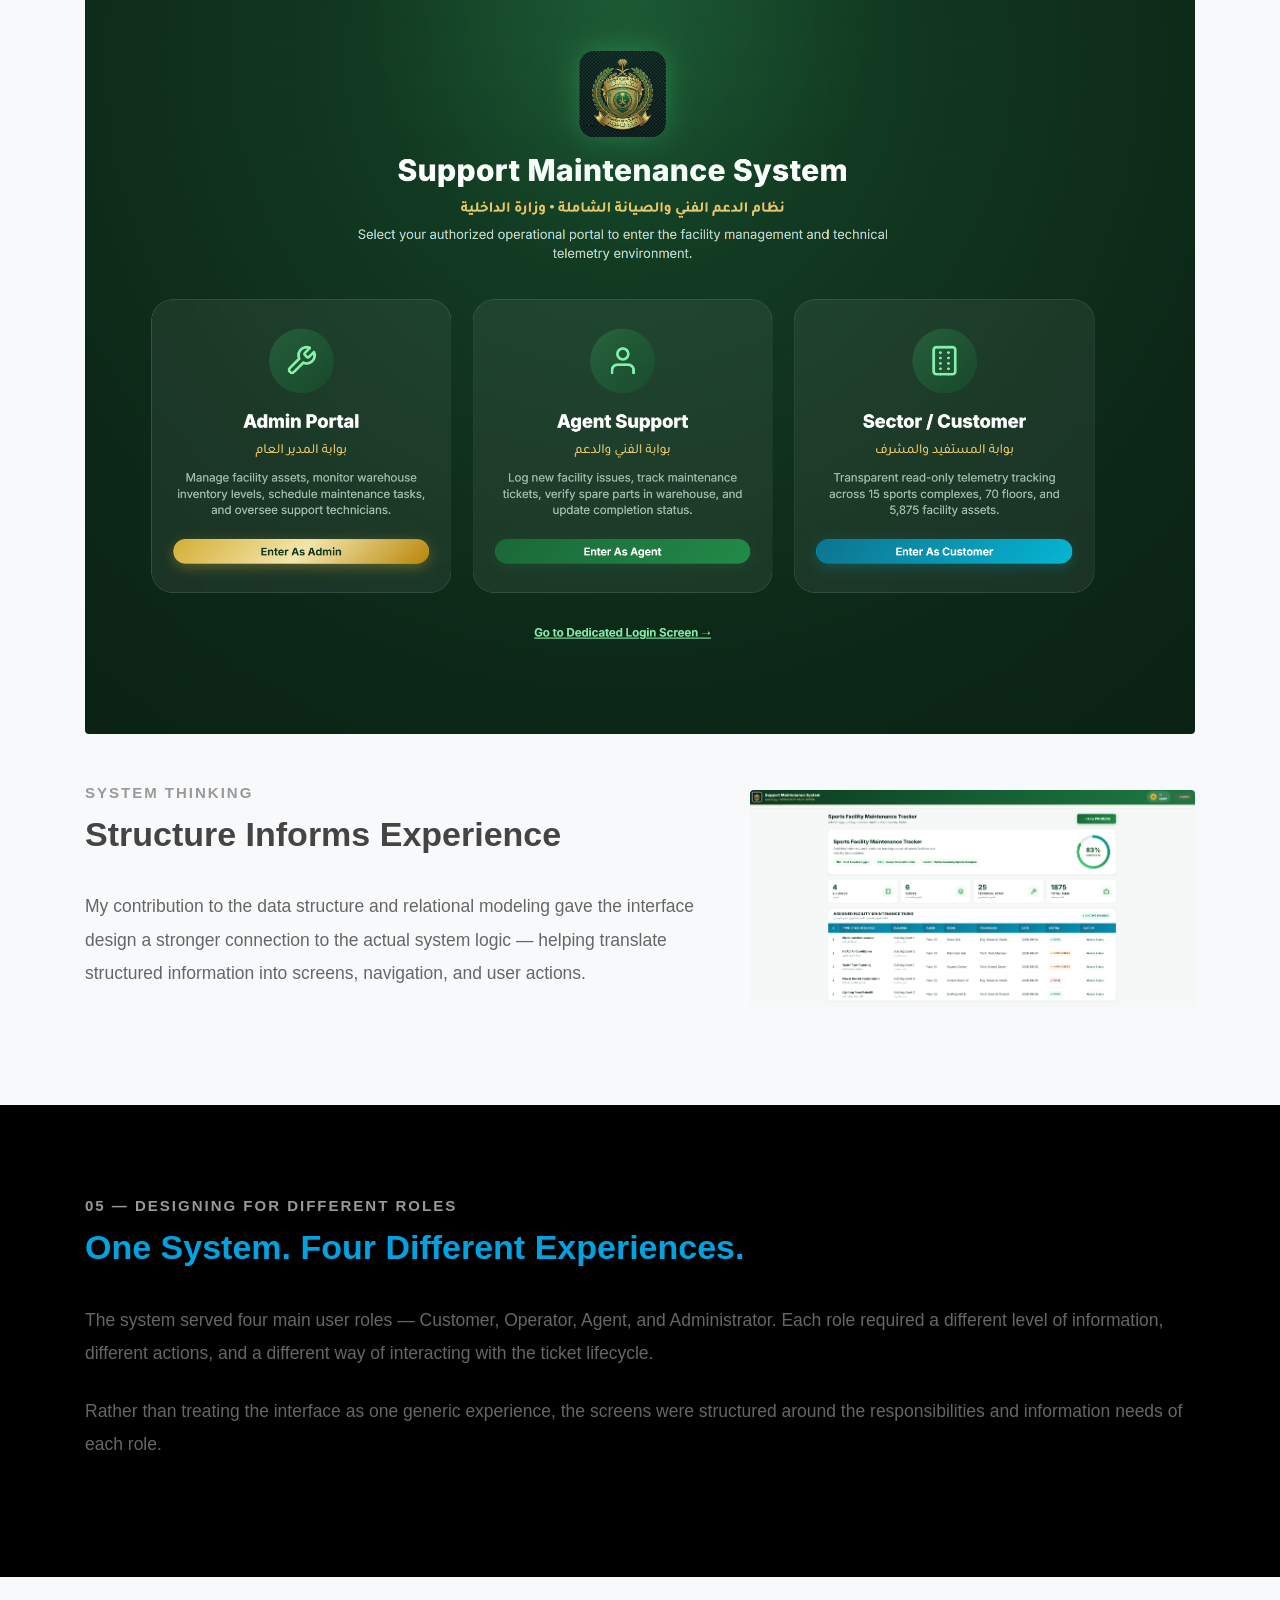
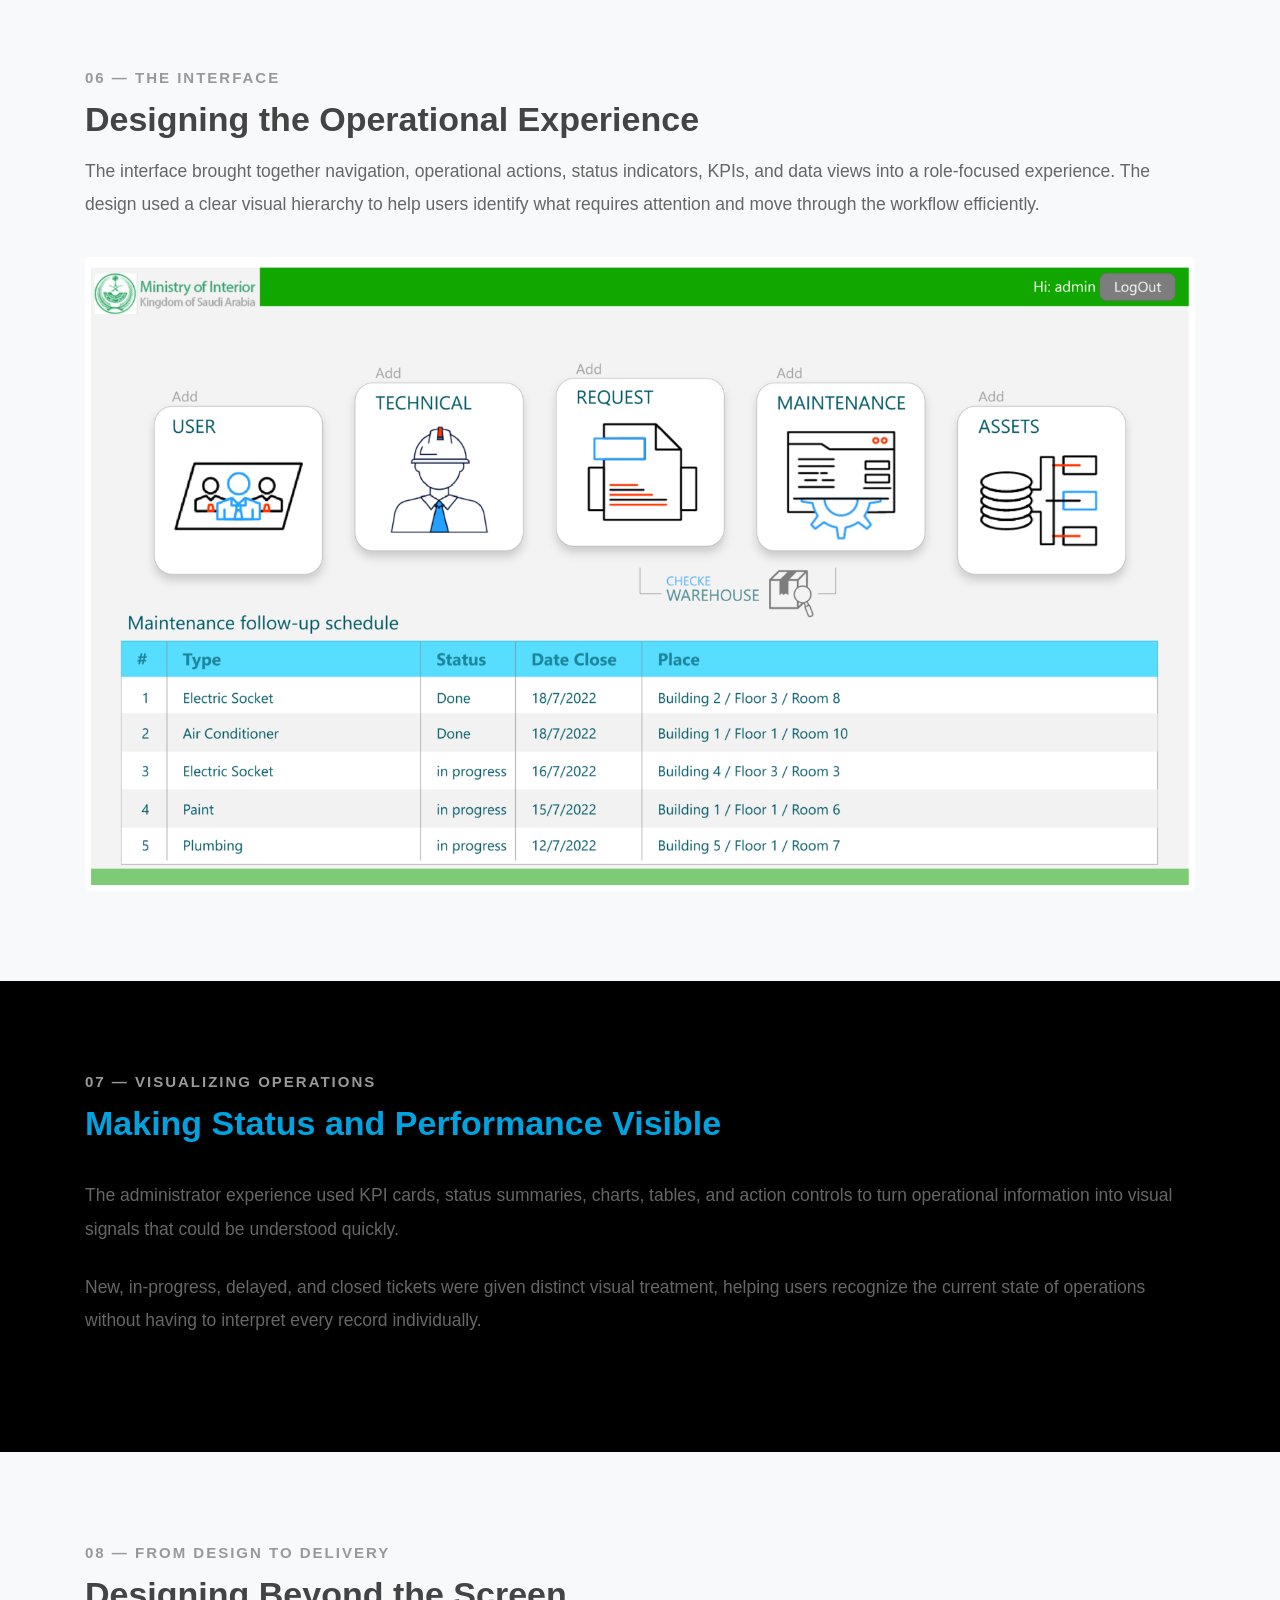
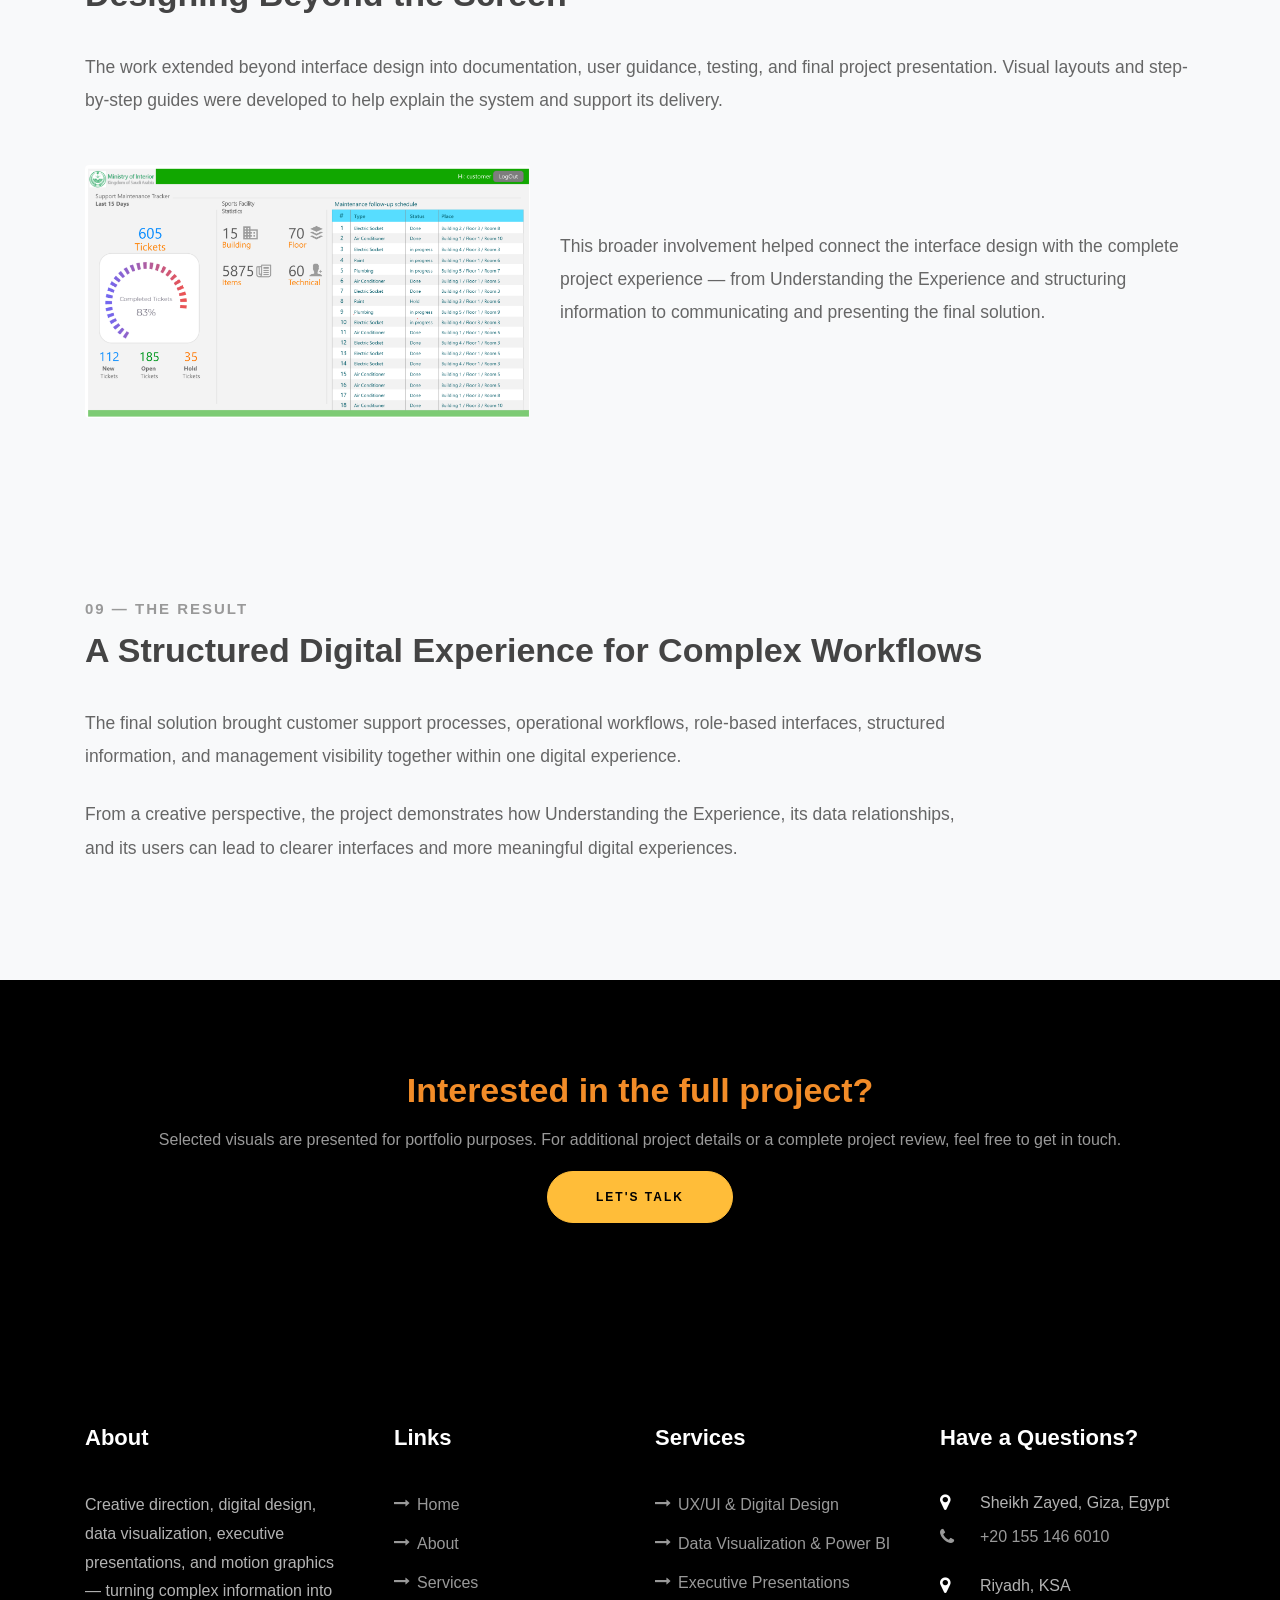
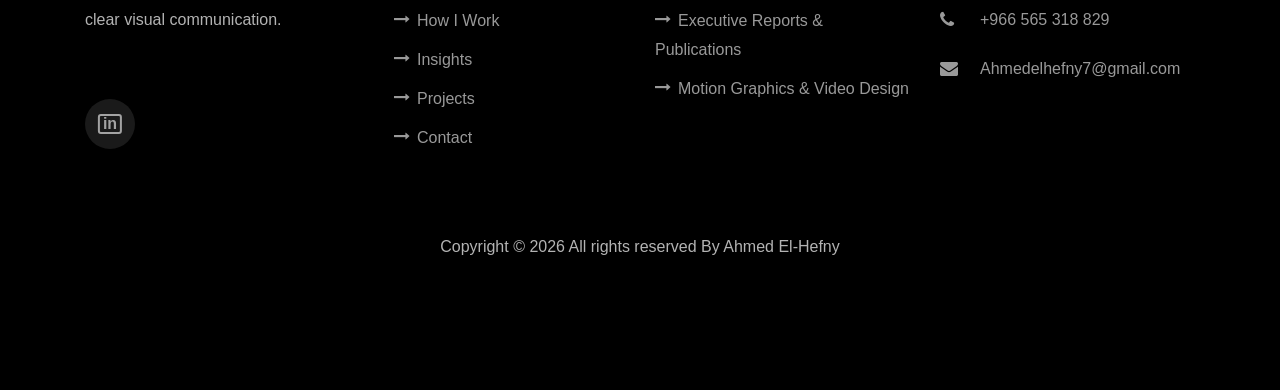
<file: project-story/UX-UI/enterprise-support-maintenance.html>
﻿<!DOCTYPE html>
<html lang="en">

<head>
    <title>Enterprise Support & Facility Maintenance System | UX/UI & Digital Design | Ahmed Elhefny</title>
    <meta charset="utf-8">
    <meta name="viewport" content="width=device-width, initial-scale=1, shrink-to-fit=no">

    <meta name="description"
        content="Project Story — Enterprise Support & Facility Maintenance System. UX/UI, digital design, and system thinking by Ahmed Elhefny.">

    <meta property="og:title" content="Enterprise Support & Facility Maintenance System | UX/UI & Digital Design | Ahmed Elhefny">
    <meta property="og:description"
        content="End-to-end system design, UX/UI, and interface development for a bilingual enterprise support and facility maintenance platform.">
    <meta property="og:url"
        content="https://ah-hefny.github.io/AhmedElhefny/project-story/UX-UI/enterprise-support-maintenance.html">
    <meta property="og:type" content="website">
    <meta property="og:image"
        content="https://ah-hefny.github.io/AhmedElhefny/project-story/UX-UI/01-ux-ui.png">

    <link rel="stylesheet" href="../../css/open-iconic-bootstrap.min.css">
    <link rel="stylesheet" href="../../css/animate.css">
    <link rel="stylesheet" href="../../css/owl.carousel.min.css">
    <link rel="stylesheet" href="../../css/owl.theme.default.min.css">
    <link rel="stylesheet" href="../../css/magnific-popup.css">
    <link rel="stylesheet" href="../../css/aos.css">
    <link rel="stylesheet" href="../../css/ionicons.min.css">
    <link rel="stylesheet" href="../../css/flaticon.css">
    <link rel="stylesheet" href="../../css/icomoon.css">
    <link rel="stylesheet" href="../../css/style.css">

    <style>
    :root {
        --story-blue: #00A3E0;
        --story-navy: #17365D;
        --story-orange: #F28C28;
        --story-dark: #444444;
        --story-text: #666666;
        --story-muted: #999999;
        --story-light: #f8f9fa;
        --story-border: #e6e6e6;
    }

    /* ================================
       HERO
       ================================ */

    .project-story-hero {
        padding: 150px 0 90px;
        background: var(--story-light);
    }

    .project-story-hero .subtitle {
        display: inline-block;
        margin-bottom: 18px;
        font-size: 24px;
        font-weight: 700;
        letter-spacing: 2.5px;
        color: var(--story-navy);
    }

    .project-story-hero h1 {
        margin-bottom: 22px;
        font-size: 52px;
        font-weight: 700;
        line-height: 1.15;
        color: #222;
    }

    .project-story-hero .lead {
        max-width: 850px;
        margin-bottom: 0;
        font-size: 20px;
        line-height: 1.8;
        color: var(--story-text);
    }


    /* ================================
       NAVBAR
       ================================ */
    .ftco_navbar .navbar-nav {
        white-space: nowrap;
    }

    /* Match homepage navbar */
    .ftco-navbar-light {
        background: #000000 !important;
    }

    .ftco-navbar-light .navbar-brand,
    .ftco-navbar-light .navbar-nav > .nav-item > .nav-link {
        color: #ffffff !important;
    }


    /* ================================
       STORY SECTIONS
       ================================ */

    .story-section {
        padding: 90px 0;
    }

    .story-section.bg-light {
        background: var(--story-light) !important;
    }

    .story-heading {
        margin-bottom: 35px;
    }

    .story-heading .label {
        display: block;
        margin-bottom: 10px;
        font-size: 15px;
        font-weight: 700;
        line-height: 1.4;
        letter-spacing: 2px;
        text-transform: uppercase;
        color: var(--story-muted);
    }

    .story-heading h2 {
        margin-bottom: 15px;
        font-size: 34px;
        font-weight: 700;
        line-height: 1.25;
        color: #222;
    }

    .story-copy {
        margin-bottom: 25px;
        font-size: 17.5px;
        line-height: 1.9;
        color: var(--story-text);
    }

    .story-copy strong {
        color: var(--story-dark);
    }
    /* ================================
       SECTION HEADING SYSTEM
       ================================ */

    .section-challenge .story-heading h2,
    .section-approach .story-heading h2,
    .section-thinking .story-heading h2 {
        color: var(--story-blue) !important;
    }

    .section-role .story-heading h2,
    .section-visuals .story-heading h2,
    .section-result .story-heading h2 {
        color: var(--story-dark) !important;
    }



    /* ================================
       MY ROLE
       ================================ */

    .role-list {
        margin: 25px 0 0;
        padding-left: 20px;
        color: #555;
        font-size: 17px;
        line-height: 1.95;
    }

    .role-list li {
        margin-bottom: 6px;
    }


    /* ================================
       APPROACH CARDS
       ================================ */

    .approach-card {
        position: relative;
        height: 100%;
        padding: 30px;
        background: #fff;
        border: 1px solid var(--story-border);
        border-radius: 8px;
    }

    .approach-number {
        display: block;
        margin-bottom: 15px;
        font-size: 13px;
        font-weight: 700;
        letter-spacing: 1.5px;
        color: var(--story-blue);
    }

    .approach-card h3 {
        margin-bottom: 12px;
        font-size: 20px;
        font-weight: 700;
        color: var(--story-dark);
    }

    .approach-card p {
        margin-bottom: 0;
        font-size: 15px;
        line-height: 1.7;
        color: var(--story-text);
    }


    /* ================================
       DESIGN PROCESS
       ================================ */

    .design-process {
        position: relative;
        display: grid;
        grid-template-columns: repeat(5, 1fr);
        gap: 28px;
        margin-top: 55px;
    }

    .design-process::before {
        content: "";
        position: absolute;
        top: 41px;
        left: 8%;
        right: 8%;
        height: 1px;
        background: var(--story-blue);
        opacity: 0.35;
    }

    .design-step {
        position: relative;
        z-index: 1;
        text-align: center;
    }

    .step-number {
        display: block;
        margin-bottom: 12px;
        font-size: 34px;
        font-weight: 300;
        line-height: 1;
        color: #d7d7d7;
    }

    .step-icon {
        position: relative;
        z-index: 2;
        display: flex;
        align-items: center;
        justify-content: center;
        width: 82px;
        height: 82px;
        margin: 0 auto 18px;
        background: #fff;
        border: 2px solid var(--story-blue);
        border-radius: 50%;
    }

    .step-icon svg {
        width: 42px;
        height: 42px;
        fill: none;
        stroke: var(--story-blue);
        stroke-width: 2;
        stroke-linecap: round;
        stroke-linejoin: round;
    }

    .step-dot {
        width: 8px;
        height: 8px;
        margin: 0 auto 18px;
        background: var(--story-blue);
        border-radius: 50%;
    }

    .design-step h3 {
        margin-bottom: 12px;
        font-size: 18px;
        font-weight: 700;
        line-height: 1.35;
        color: #fff;
    }

    .design-step p {
        margin-bottom: 0;
        font-size: 16px;
        line-height: 1.75;
        color: var(--story-text);
    }


    /* ================================
       CAPABILITY ITEMS
       ================================ */

    .capability-item {
        position: relative;
        height: 100%;
    }

    .capability-item h3 {
        margin-bottom: 10px;
        font-size: 20px;
        font-weight: 700;
        color: var(--story-dark);
    }

    .capability-item p {
        margin-bottom: 0;
        font-size: 15px;
        line-height: 1.7;
        color: var(--story-text);
    }


    /* ================================
       SELECTED VISUALS
       ================================ */

    .visual-group {
        margin-bottom: 65px;
    }

    .visual-group:last-child {
        margin-bottom: 0;
    }

    .visual-group h3 {
        margin-bottom: 10px;
        font-size: 23px;
        font-weight: 700;
        color: var(--story-navy);
    }

    .visual-group .group-description {
        max-width: 850px;
        margin-bottom: 28px;
        font-size: 16px;
        line-height: 1.7;
        color: var(--story-text);
    }

    .visual-item {
        margin-bottom: 25px;
    }

    .visual-item img {
        display: block;
        width: 100%;
    }

    .visual-number {
        display: block;
        margin-top: 10px;
        font-size: 12px;
        font-weight: 700;
        letter-spacing: 1.5px;
        color: #888;
    }


    /* ================================
       RESULT
       ================================ */

    .story-result {
        max-width: 900px;
    }


    /* ================================
       CTA
       ================================ */

    .story-cta {
        padding: 90px 0;
        text-align: center;
    }

    .story-cta h2 {
        margin-bottom: 15px;
        font-size: 34px;
        font-weight: 700;
        color: var(--story-orange);
    }


    /* ================================
       RESPONSIVE
       ================================ */

    @media (max-width: 991.98px) {
        .design-process {
            grid-template-columns: repeat(3, 1fr);
        }

        .design-process::before {
            display: none;
        }
    }

    @media (max-width: 767.98px) {
        .project-story-hero {
            padding: 110px 0 65px;
        }

        .project-story-hero h1 {
            font-size: 38px;
        }

        .project-story-hero .subtitle {
            font-size: 20px;
            letter-spacing: 2px;
        }

        .project-story-hero .lead {
            font-size: 17px;
        }

        .story-section {
            padding: 65px 0;
        }

        .story-heading h2 {
            font-size: 29px;
        }

        .design-process {
            grid-template-columns: 1fr;
            gap: 42px;
        }

        .design-step {
            max-width: 420px;
            margin: 0 auto;
        }

        .story-cta {
            padding: 65px 0;
        }

        .story-cta h2 {
            font-size: 29px;
        }
    }
</style></head>

<body data-spy="scroll" data-target=".site-navbar-target" data-offset="300">

    <nav class="navbar navbar-expand-lg navbar-dark ftco_navbar ftco-navbar-light site-navbar-target" id="ftco-navbar">
        <div class="container">
            <a class="navbar-brand" href="../../index.html">AHMED EL-HEFNY</a>

            <button class="navbar-toggler js-fh5co-nav-toggle fh5co-nav-toggle" type="button"
                data-toggle="collapse" data-target="#ftco-nav" aria-controls="ftco-nav" aria-expanded="false"
                aria-label="Toggle navigation">
                <span class="oi oi-menu"></span> Menu
            </button>

            <div class="collapse navbar-collapse" id="ftco-nav">
                <ul class="navbar-nav nav ml-auto">
                    <li class="nav-item"><a href="../../index.html#home-section" class="nav-link"><span>Home</span></a></li>
                    <li class="nav-item"><a href="../../index.html#about-section" class="nav-link"><span>About</span></a></li>
                    <li class="nav-item"><a href="../../index.html#resume-section" class="nav-link"><span>Resume</span></a></li>
                    <li class="nav-item"><a href="../../index.html#services-section" class="nav-link"><span>Services</span></a></li>
                    <li class="nav-item"><a href="../../index.html#how-i-work-section" class="nav-link"><span>How I Work</span></a></li>
                    <li class="nav-item"><a href="../../index.html#skills-section" class="nav-link"><span>Skills</span></a></li>
                    <li class="nav-item"><a href="../../index.html#insights-section" class="nav-link"><span>Insights</span></a></li>
                    <li class="nav-item"><a href="../../index.html#projects-section" class="nav-link"><span>Projects</span></a></li>
                    <li class="nav-item"><a href="../../index.html#contact-section" class="nav-link"><span>Contact</span></a></li>
                </ul>
            </div>
        </div>
    </nav>

    <section class="project-story-hero">
    <div class="container">
        <div class="row">
            <div class="col-lg-11">
                <span class="subtitle">Project Story</span>
                <h1>Enterprise Support & Facility Maintenance System</h1>
                <p class="lead">
                    A bilingual enterprise platform designed to bring facility maintenance, technical support, warehouse operations, and role-based workflows into one clear digital experience.
                    requests, complaints, and incidents through clear workflows, role-based
                    interfaces, and structured information.
                </p>
            </div>
        </div>
    </div>
</section>

<section class="story-section section-challenge">
    <div class="container">
        <div class="row">
            <div class="col-lg-9">
                <div class="story-heading">
                    <span class="label">01 — The Challenge</span>
                    <h2>Turning Support Complexity into a Clear Workflow</h2>
                </div>

                <p class="story-copy">
                    The project addressed the challenge of managing customer support requests,
                    complaints, and incidents across different departments and operational roles.
                    Without a structured workflow, information could become difficult to route,
                    track, and monitor.
                </p>

                <p class="story-copy">
                    The goal was to create a centralized experience that could make the movement
                    of a ticket easier to understand and manage — while giving each user role
                    the information and actions relevant to its responsibilities.
                </p>
            </div>
        </div>
    </div>
</section>

<section class="story-section bg-light section-role">
    <div class="container">
        <div class="row">
            <div class="col-lg-9">
                <div class="story-heading">
                    <span class="label">02 — My Role</span>
                    <h2>Leading the User Experience & Interface Design</h2>
                </div>

                <p class="story-copy">
                    This was a team-based graduation project. I led the GUI and interface design,
                    taking responsibility for the front-end user experience across the system's
                    different roles.
                </p>

                <p class="story-copy">
                    I also contributed to the data structure and relational modeling, which helped
                    me understand how the underlying information and relationships should translate
                    into usable interface structures.
                </p>

                <ul class="role-list">
                    <li>Lead UI/UX design and GUI architecture</li>
                    <li>User experience and interface design across four roles</li>
                    <li>Information structure and screen organization</li>
                    <li>Dashboard layouts, navigation, and interaction patterns</li>
                    <li>RTL interface design and visual consistency</li>
                    <li>Contribution to data structure and relational modeling</li>
                    <li>Visual documentation, user guides, and presentation design</li>
                </ul>
            </div>
        </div>
    </div>
</section>

<section class="story-section section-approach">
    <div class="container">

        <div class="story-heading">
            <span class="label">03 — Understanding the Experience</span>
            <h2>Before Designing the Interface, Understand the Flow</h2>
        </div>

        <p class="story-copy mb-5">
            The interface was designed around an understanding of how information moves through
            the system. A ticket can originate with a customer, move through operational teams,
            be assigned and processed, and ultimately reach resolution and closure.
        </p>

        <div class="visual-feature">
            <img src="01-ux-ui.png"
                 alt="Enterprise Support & Facility Maintenance System flow diagram showing customer, call center, operational roles, and central database"
                 class="img-fluid rounded">
        </div>

    </div>
</section>

<section class="story-section bg-light section-visuals">
    <div class="container">

        <div class="story-heading">
            <span class="label">04 — From Data Structure to Interface</span>
            <h2>Understanding the Structure Behind the Screens</h2>

            <p class="story-copy">
                The system depended on relationships between users, roles, tickets, departments,
                assignments, branches, and supporting information. Understanding these relationships
                helped shape the information architecture and the way users interact with the system.
            </p>
        </div>

        <div class="visual-feature mb-5">
            <img src="04-ux-ui.png"
                 alt="Enterprise Support & Facility Maintenance System class diagram showing users, roles, tickets, assignments, departments, sectors, and branches"
                 class="img-fluid rounded">
        </div>

        <div class="row align-items-center">
            <div class="col-lg-7">
                <div class="story-heading">
                    <span class="label">System Thinking</span>
                    <h2>Structure Informs Experience</h2>
                </div>

                <p class="story-copy">
                    My contribution to the data structure and relational modeling gave the interface
                    design a stronger connection to the actual system logic — helping translate
                    structured information into screens, navigation, and user actions.
                </p>
            </div>

            <div class="col-lg-5">
                <img src="05-ux-ui.png"
                     alt="Enterprise Support & Facility Maintenance System role-based experience overview"
                     class="img-fluid rounded">
            </div>
        </div>

    </div>
</section>

<section class="story-section section-thinking">
    <div class="container">

        <div class="story-heading">
            <span class="label">05 — Designing for Different Roles</span>
            <h2>One System. Four Different Experiences.</h2>
        </div>

        <p class="story-copy">
            The system served four main user roles — Customer, Operator, Agent, and Administrator.
            Each role required a different level of information, different actions, and a different
            way of interacting with the ticket lifecycle.
        </p>

        <p class="story-copy">
            Rather than treating the interface as one generic experience, the screens were structured
            around the responsibilities and information needs of each role.
        </p>

    </div>
</section>

<section class="story-section bg-light section-visuals">
    <div class="container">

        <div class="story-heading">
            <span class="label">06 — The Interface</span>
            <h2>Designing the Operational Experience</h2>

            <p class="story-copy">
                The interface brought together navigation, operational actions, status indicators,
                KPIs, and data views into a role-focused experience. The design used a clear visual
                hierarchy to help users identify what requires attention and move through the workflow
                efficiently.
            </p>
        </div>

        <div class="visual-feature">
            <img src="02-ux-ui.png"
                 alt="Arabic RTL administrator dashboard interface for the Enterprise Support & Facility Maintenance System"
                 class="img-fluid rounded">
        </div>

    </div>
</section>

<section class="story-section section-approach">
    <div class="container">

        <div class="story-heading">
            <span class="label">07 — Visualizing Operations</span>
            <h2>Making Status and Performance Visible</h2>
        </div>

        <p class="story-copy">
            The administrator experience used KPI cards, status summaries, charts, tables, and
            action controls to turn operational information into visual signals that could be
            understood quickly.
        </p>

        <p class="story-copy">
            New, in-progress, delayed, and closed tickets were given distinct visual treatment,
            helping users recognize the current state of operations without having to interpret
            every record individually.
        </p>

    </div>
</section>

<section class="story-section bg-light section-role">
    <div class="container">

        <div class="story-heading">
            <span class="label">08 — From Design to Delivery</span>
            <h2>Designing Beyond the Screen</h2>
        </div>

        <p class="story-copy">
            The work extended beyond interface design into documentation, user guidance, testing,
            and final project presentation. Visual layouts and step-by-step guides were developed
            to help explain the system and support its delivery.
        </p>

        <div class="row align-items-center mt-5">
            <div class="col-lg-5">
                <img src="03-ux-ui.png"
                     alt="Session-based testing approach used during Enterprise Support & Facility Maintenance System project"
                     class="img-fluid rounded">
            </div>

            <div class="col-lg-7">
                <p class="story-copy">
                    This broader involvement helped connect the interface design with the complete
                    project experience — from Understanding the Experience and structuring information
                    to communicating and presenting the final solution.
                </p>
            </div>
        </div>

    </div>
</section>

<section class="story-section bg-light section-result">
    <div class="container">
        <div class="story-result">

            <div class="story-heading">
                <span class="label">09 — The Result</span>
                <h2>A Structured Digital Experience for Complex Workflows</h2>
            </div>

            <p class="story-copy">
                The final solution brought customer support processes, operational workflows,
                role-based interfaces, structured information, and management visibility together
                within one digital experience.
            </p>

            <p class="story-copy">
                From a creative perspective, the project demonstrates how Understanding the Experience,
                its data relationships, and its users can lead to clearer interfaces and more
                meaningful digital experiences.
            </p>

        </div>
    </div>
</section>

<section class="story-cta">
    <div class="container">
        <h2>Interested in the full project?</h2>
        <p>
            Selected visuals are presented for portfolio purposes. For additional project details
            or a complete project review, feel free to get in touch.
        </p>
        <a href="../../index.html#contact-section" class="btn btn-primary py-3 px-5">
            Let's Talk
        </a>
    </div>
</section>
<footer class="ftco-footer ftco-section">
        <div class="container">
            <div class="row mb-5">

                <div class="col-md">
                    <div class="ftco-footer-widget mb-4">
                        <h2 class="ftco-heading-2">About</h2>
                        <p>
                            Creative direction, digital design, data visualization, executive presentations,
                            and motion graphics — turning complex information into clear visual communication.
                        </p>

                        <ul class="ftco-footer-social list-unstyled float-md-left float-lft mt-5">
                            <li class="ftco-animate">
                                <a href="https://www.linkedin.com/in/ahmed-el-hefny-pmp%C2%AE-49030225/"
                                    target="_blank" rel="noopener noreferrer">
                                    <span style="font-weight: bold; font-size: 16px; border: 2px solid currentColor; border-radius: 3px; padding: 0 3px; line-height: 1;">in</span>
                                </a>
                            </li>
                        </ul>
                    </div>
                </div>

                <div class="col-md">
                    <div class="ftco-footer-widget mb-4 ml-md-4">
                        <h2 class="ftco-heading-2">Links</h2>
                        <ul class="list-unstyled">
                            <li><a href="../../index.html#home-section"><span class="icon-long-arrow-right mr-2"></span>Home</a></li>
                            <li><a href="../../index.html#about-section"><span class="icon-long-arrow-right mr-2"></span>About</a></li>
                            <li><a href="../../index.html#services-section"><span class="icon-long-arrow-right mr-2"></span>Services</a></li>
                            <li><a href="../../index.html#how-i-work-section"><span class="icon-long-arrow-right mr-2"></span>How I Work</a></li>
                            <li><a href="../../index.html#insights-section"><span class="icon-long-arrow-right mr-2"></span>Insights</a></li>
                            <li><a href="../../index.html#projects-section"><span class="icon-long-arrow-right mr-2"></span>Projects</a></li>
                            <li><a href="../../index.html#contact-section"><span class="icon-long-arrow-right mr-2"></span>Contact</a></li>
                        </ul>
                    </div>
                </div>

                <div class="col-md">
                    <div class="ftco-footer-widget mb-4">
                        <h2 class="ftco-heading-2">Services</h2>
                        <ul class="list-unstyled">
                            <li><a href="../../index.html#services-section"><span class="icon-long-arrow-right mr-2"></span>UX/UI &amp; Digital Design</a></li>
                            <li><a href="../../index.html#services-section"><span class="icon-long-arrow-right mr-2"></span>Data Visualization &amp; Power BI</a></li>
                            <li><a href="../../index.html#services-section"><span class="icon-long-arrow-right mr-2"></span>Executive Presentations</a></li>
                            <li><a href="../../index.html#services-section"><span class="icon-long-arrow-right mr-2"></span>Executive Reports &amp; Publications</a></li>
                            <li><a href="../../index.html#services-section"><span class="icon-long-arrow-right mr-2"></span>Motion Graphics &amp; Video Design</a></li>
                        </ul>
                    </div>
                </div>

                <div class="col-md">
                    <div class="ftco-footer-widget mb-4">
                        <h2 class="ftco-heading-2">Have a Questions?</h2>

                        <div class="block-23 mb-3">
                            <ul>
                                <li>
                                    <span class="icon icon-map-marker"></span>
                                    <span class="text">Sheikh Zayed, Giza, Egypt</span>
                                </li>
                                <li>
                                    <a href="#">
                                        <span class="icon icon-phone"></span>
                                        <span class="text">+20 155 146 6010</span>
                                    </a>
                                </li>
                                <li>
                                    <span class="icon icon-map-marker"></span>
                                    <span class="text">Riyadh, KSA</span>
                                </li>
                                <li>
                                    <a href="tel:+966565318829">
                                        <span class="icon icon-phone"></span>
                                        <span class="text">+966 565 318 829</span>
                                    </a>
                                </li>
                                <li>
                                    <a href="mailto:Ahmedelhefny7@gmail.com">
                                        <span class="icon icon-envelope"></span>
                                        <span class="text">Ahmedelhefny7@gmail.com</span>
                                    </a>
                                </li>
                            </ul>
                        </div>
                    </div>
                </div>

            </div>

            <div class="row">
                <div class="col-md-12 text-center">
                    <p>
                        Copyright &copy;
                        <script>document.write(new Date().getFullYear());</script>
                        All rights reserved By Ahmed El-Hefny
                    </p>
                </div>
            </div>
        </div>
    </footer>

    <script src="../../js/jquery.min.js"></script>
    <script src="../../js/jquery-migrate-3.0.1.min.js"></script>
    <script src="../../js/popper.min.js"></script>
    <script src="../../js/bootstrap.min.js"></script>
    <script src="../../js/jquery.easing.1.3.js"></script>
    <script src="../../js/jquery.waypoints.min.js"></script>
    <script src="../../js/jquery.stellar.min.js"></script>
    <script src="../../js/owl.carousel.min.js"></script>
    <script src="../../js/jquery.magnific-popup.min.js"></script>
    <script src="../../js/aos.js"></script>
    <script src="../../js/jquery.animateNumber.min.js"></script>
    <script src="../../js/scrollax.min.js"></script>
    <script src="../../js/main.js"></script>

</body>
</html>
</file>
<file: css/flaticon.css>
/*
  	Flaticon icon font: Flaticon
  	Creation date: 04/01/2019 13:45
  	*/


@font-face {
  font-family: "Flaticon";
  src: url("../fonts/flaticon/font/Flaticon.eot");
  src: url("../fonts/flaticon/font/Flaticon.eot?#iefix") format("embedded-opentype"),
       url("../fonts/flaticon/font/Flaticon.woff") format("woff"),
       url("../fonts/flaticon/font/Flaticon.ttf") format("truetype"),
       url("../fonts/flaticon/font/Flaticon.svg#Flaticon") format("svg");
  font-weight: normal;
  font-style: normal;
}

@media screen and (-webkit-min-device-pixel-ratio:0) {
  @font-face {
    font-family: "Flaticon";
    src: url("../fonts/flaticon/font/Flaticon.svg#Flaticon") format("svg");
  }
}

[class^="flaticon-"]:before, [class*=" flaticon-"]:before,
[class^="flaticon-"]:after, [class*=" flaticon-"]:after {   
  font-family: Flaticon;
  font-style: normal;
  font-weight: normal;
  font-variant: normal;
  text-transform: none;
  line-height: 1;

  /* Better Font Rendering =========== */
  -webkit-font-smoothing: antialiased;
  -moz-osx-font-smoothing: grayscale;
}

.flaticon-ideas:before { content: "\f100"; }
.flaticon-flasks:before { content: "\f101"; }
.flaticon-analysis:before { content: "\f102"; }
.flaticon-ux-design:before { content: "\f103"; }
.flaticon-web-design:before { content: "\f104"; }
.flaticon-idea:before { content: "\f105"; }
.flaticon-innovation:before { content: "\f106"; }
</file>
<file: css/icomoon.css>
@font-face {
  font-family: 'icomoon';
  src:  url('../fonts/icomoon/icomoon.eot?6tt51o');
  src:  url('../fonts/icomoon/icomoon.eot?6tt51o#iefix') format('embedded-opentype'),
    url('../fonts/icomoon/icomoon.ttf?6tt51o') format('truetype'),
    url('../fonts/icomoon/icomoon.woff?6tt51o') format('woff'),
    url('../fonts/icomoon/icomoon.svg?6tt51o#icomoon') format('svg');
  font-weight: normal;
  font-style: normal;
}

[class^="icon-"], [class*=" icon-"] {
  /* use !important to prevent issues with browser extensions that change fonts */
  font-family: 'icomoon' !important;
  speak: none;
  font-style: normal;
  font-weight: normal;
  font-variant: normal;
  text-transform: none;
  line-height: 1;

  /* Better Font Rendering =========== */
  -webkit-font-smoothing: antialiased;
  -moz-osx-font-smoothing: grayscale;
}

.icon-asterisk:before {
  content: "\f069";
}
.icon-plus:before {
  content: "\f067";
}
.icon-question:before {
  content: "\f128";
}
.icon-minus:before {
  content: "\f068";
}
.icon-glass:before {
  content: "\f000";
}
.icon-music:before {
  content: "\f001";
}
.icon-search:before {
  content: "\f002";
}
.icon-envelope-o:before {
  content: "\f003";
}
.icon-heart:before {
  content: "\f004";
}
.icon-star:before {
  content: "\f005";
}
.icon-star-o:before {
  content: "\f006";
}
.icon-user:before {
  content: "\f007";
}
.icon-film:before {
  content: "\f008";
}
.icon-th-large:before {
  content: "\f009";
}
.icon-th:before {
  content: "\f00a";
}
.icon-th-list:before {
  content: "\f00b";
}
.icon-check:before {
  content: "\f00c";
}
.icon-close:before {
  content: "\f00d";
}
.icon-remove:before {
  content: "\f00d";
}
.icon-times:before {
  content: "\f00d";
}
.icon-search-plus:before {
  content: "\f00e";
}
.icon-search-minus:before {
  content: "\f010";
}
.icon-power-off:before {
  content: "\f011";
}
.icon-signal:before {
  content: "\f012";
}
.icon-cog:before {
  content: "\f013";
}
.icon-gear:before {
  content: "\f013";
}
.icon-trash-o:before {
  content: "\f014";
}
.icon-home:before {
  content: "\f015";
}
.icon-file-o:before {
  content: "\f016";
}
.icon-clock-o:before {
  content: "\f017";
}
.icon-road:before {
  content: "\f018";
}
.icon-download:before {
  content: "\f019";
}
.icon-arrow-circle-o-down:before {
  content: "\f01a";
}
.icon-arrow-circle-o-up:before {
  content: "\f01b";
}
.icon-inbox:before {
  content: "\f01c";
}
.icon-play-circle-o:before {
  content: "\f01d";
}
.icon-repeat:before {
  content: "\f01e";
}
.icon-rotate-right:before {
  content: "\f01e";
}
.icon-refresh:before {
  content: "\f021";
}
.icon-list-alt:before {
  content: "\f022";
}
.icon-lock:before {
  content: "\f023";
}
.icon-flag:before {
  content: "\f024";
}
.icon-headphones:before {
  content: "\f025";
}
.icon-volume-off:before {
  content: "\f026";
}
.icon-volume-down:before {
  content: "\f027";
}
.icon-volume-up:before {
  content: "\f028";
}
.icon-qrcode:before {
  content: "\f029";
}
.icon-barcode:before {
  content: "\f02a";
}
.icon-tag:before {
  content: "\f02b";
}
.icon-tags:before {
  content: "\f02c";
}
.icon-book:before {
  content: "\f02d";
}
.icon-bookmark:before {
  content: "\f02e";
}
.icon-print:before {
  content: "\f02f";
}
.icon-camera:before {
  content: "\f030";
}
.icon-font:before {
  content: "\f031";
}
.icon-bold:before {
  content: "\f032";
}
.icon-italic:before {
  content: "\f033";
}
.icon-text-height:before {
  content: "\f034";
}
.icon-text-width:before {
  content: "\f035";
}
.icon-align-left:before {
  content: "\f036";
}
.icon-align-center:before {
  content: "\f037";
}
.icon-align-right:before {
  content: "\f038";
}
.icon-align-justify:before {
  content: "\f039";
}
.icon-list:before {
  content: "\f03a";
}
.icon-dedent:before {
  content: "\f03b";
}
.icon-outdent:before {
  content: "\f03b";
}
.icon-indent:before {
  content: "\f03c";
}
.icon-video-camera:before {
  content: "\f03d";
}
.icon-image:before {
  content: "\f03e";
}
.icon-photo:before {
  content: "\f03e";
}
.icon-picture-o:before {
  content: "\f03e";
}
.icon-pencil:before {
  content: "\f040";
}
.icon-map-marker:before {
  content: "\f041";
}
.icon-adjust:before {
  content: "\f042";
}
.icon-tint:before {
  content: "\f043";
}
.icon-edit:before {
  content: "\f044";
}
.icon-pencil-square-o:before {
  content: "\f044";
}
.icon-share-square-o:before {
  content: "\f045";
}
.icon-check-square-o:before {
  content: "\f046";
}
.icon-arrows:before {
  content: "\f047";
}
.icon-step-backward:before {
  content: "\f048";
}
.icon-fast-backward:before {
  content: "\f049";
}
.icon-backward:before {
  content: "\f04a";
}
.icon-play:before {
  content: "\f04b";
}
.icon-pause:before {
  content: "\f04c";
}
.icon-stop:before {
  content: "\f04d";
}
.icon-forward:before {
  content: "\f04e";
}
.icon-fast-forward:before {
  content: "\f050";
}
.icon-step-forward:before {
  content: "\f051";
}
.icon-eject:before {
  content: "\f052";
}
.icon-chevron-left:before {
  content: "\f053";
}
.icon-chevron-right:before {
  content: "\f054";
}
.icon-plus-circle:before {
  content: "\f055";
}
.icon-minus-circle:before {
  content: "\f056";
}
.icon-times-circle:before {
  content: "\f057";
}
.icon-check-circle:before {
  content: "\f058";
}
.icon-question-circle:before {
  content: "\f059";
}
.icon-info-circle:before {
  content: "\f05a";
}
.icon-crosshairs:before {
  content: "\f05b";
}
.icon-times-circle-o:before {
  content: "\f05c";
}
.icon-check-circle-o:before {
  content: "\f05d";
}
.icon-ban:before {
  content: "\f05e";
}
.icon-arrow-left:before {
  content: "\f060";
}
.icon-arrow-right:before {
  content: "\f061";
}
.icon-arrow-up:before {
  content: "\f062";
}
.icon-arrow-down:before {
  content: "\f063";
}
.icon-mail-forward:before {
  content: "\f064";
}
.icon-share:before {
  content: "\f064";
}
.icon-expand:before {
  content: "\f065";
}
.icon-compress:before {
  content: "\f066";
}
.icon-exclamation-circle:before {
  content: "\f06a";
}
.icon-gift:before {
  content: "\f06b";
}
.icon-leaf:before {
  content: "\f06c";
}
.icon-fire:before {
  content: "\f06d";
}
.icon-eye:before {
  content: "\f06e";
}
.icon-eye-slash:before {
  content: "\f070";
}
.icon-exclamation-triangle:before {
  content: "\f071";
}
.icon-warning:before {
  content: "\f071";
}
.icon-plane:before {
  content: "\f072";
}
.icon-calendar:before {
  content: "\f073";
}
.icon-random:before {
  content: "\f074";
}
.icon-comment:before {
  content: "\f075";
}
.icon-magnet:before {
  content: "\f076";
}
.icon-chevron-up:before {
  content: "\f077";
}
.icon-chevron-down:before {
  content: "\f078";
}
.icon-retweet:before {
  content: "\f079";
}
.icon-shopping-cart:before {
  content: "\f07a";
}
.icon-folder:before {
  content: "\f07b";
}
.icon-folder-open:before {
  content: "\f07c";
}
.icon-arrows-v:before {
  content: "\f07d";
}
.icon-arrows-h:before {
  content: "\f07e";
}
.icon-bar-chart:before {
  content: "\f080";
}
.icon-bar-chart-o:before {
  content: "\f080";
}
.icon-twitter-square:before {
  content: "\f081";
}
.icon-facebook-square:before {
  content: "\f082";
}
.icon-camera-retro:before {
  content: "\f083";
}
.icon-key:before {
  content: "\f084";
}
.icon-cogs:before {
  content: "\f085";
}
.icon-gears:before {
  content: "\f085";
}
.icon-comments:before {
  content: "\f086";
}
.icon-thumbs-o-up:before {
  content: "\f087";
}
.icon-thumbs-o-down:before {
  content: "\f088";
}
.icon-star-half:before {
  content: "\f089";
}
.icon-heart-o:before {
  content: "\f08a";
}
.icon-sign-out:before {
  content: "\f08b";
}
.icon-linkedin-square:before {
  content: "\f08c";
}
.icon-thumb-tack:before {
  content: "\f08d";
}
.icon-external-link:before {
  content: "\f08e";
}
.icon-sign-in:before {
  content: "\f090";
}
.icon-trophy:before {
  content: "\f091";
}
.icon-github-square:before {
  content: "\f092";
}
.icon-upload:before {
  content: "\f093";
}
.icon-lemon-o:before {
  content: "\f094";
}
.icon-phone:before {
  content: "\f095";
}
.icon-square-o:before {
  content: "\f096";
}
.icon-bookmark-o:before {
  content: "\f097";
}
.icon-phone-square:before {
  content: "\f098";
}
.icon-twitter:before {
  content: "\f099";
}
.icon-facebook:before {
  content: "\f09a";
}
.icon-facebook-f:before {
  content: "\f09a";
}
.icon-github:before {
  content: "\f09b";
}
.icon-unlock:before {
  content: "\f09c";
}
.icon-credit-card:before {
  content: "\f09d";
}
.icon-feed:before {
  content: "\f09e";
}
.icon-rss:before {
  content: "\f09e";
}
.icon-hdd-o:before {
  content: "\f0a0";
}
.icon-bullhorn:before {
  content: "\f0a1";
}
.icon-bell-o:before {
  content: "\f0a2";
}
.icon-certificate:before {
  content: "\f0a3";
}
.icon-hand-o-right:before {
  content: "\f0a4";
}
.icon-hand-o-left:before {
  content: "\f0a5";
}
.icon-hand-o-up:before {
  content: "\f0a6";
}
.icon-hand-o-down:before {
  content: "\f0a7";
}
.icon-arrow-circle-left:before {
  content: "\f0a8";
}
.icon-arrow-circle-right:before {
  content: "\f0a9";
}
.icon-arrow-circle-up:before {
  content: "\f0aa";
}
.icon-arrow-circle-down:before {
  content: "\f0ab";
}
.icon-globe:before {
  content: "\f0ac";
}
.icon-wrench:before {
  content: "\f0ad";
}
.icon-tasks:before {
  content: "\f0ae";
}
.icon-filter:before {
  content: "\f0b0";
}
.icon-briefcase:before {
  content: "\f0b1";
}
.icon-arrows-alt:before {
  content: "\f0b2";
}
.icon-group:before {
  content: "\f0c0";
}
.icon-users:before {
  content: "\f0c0";
}
.icon-chain:before {
  content: "\f0c1";
}
.icon-link:before {
  content: "\f0c1";
}
.icon-cloud:before {
  content: "\f0c2";
}
.icon-flask:before {
  content: "\f0c3";
}
.icon-cut:before {
  content: "\f0c4";
}
.icon-scissors:before {
  content: "\f0c4";
}
.icon-copy:before {
  content: "\f0c5";
}
.icon-files-o:before {
  content: "\f0c5";
}
.icon-paperclip:before {
  content: "\f0c6";
}
.icon-floppy-o:before {
  content: "\f0c7";
}
.icon-save:before {
  content: "\f0c7";
}
.icon-square:before {
  content: "\f0c8";
}
.icon-bars:before {
  content: "\f0c9";
}
.icon-navicon:before {
  content: "\f0c9";
}
.icon-reorder:before {
  content: "\f0c9";
}
.icon-list-ul:before {
  content: "\f0ca";
}
.icon-list-ol:before {
  content: "\f0cb";
}
.icon-strikethrough:before {
  content: "\f0cc";
}
.icon-underline:before {
  content: "\f0cd";
}
.icon-table:before {
  content: "\f0ce";
}
.icon-magic:before {
  content: "\f0d0";
}
.icon-truck:before {
  content: "\f0d1";
}
.icon-pinterest:before {
  content: "\f0d2";
}
.icon-pinterest-square:before {
  content: "\f0d3";
}
.icon-google-plus-square:before {
  content: "\f0d4";
}
.icon-google-plus:before {
  content: "\f0d5";
}
.icon-money:before {
  content: "\f0d6";
}
.icon-caret-down:before {
  content: "\f0d7";
}
.icon-caret-up:before {
  content: "\f0d8";
}
.icon-caret-left:before {
  content: "\f0d9";
}
.icon-caret-right:before {
  content: "\f0da";
}
.icon-columns:before {
  content: "\f0db";
}
.icon-sort:before {
  content: "\f0dc";
}
.icon-unsorted:before {
  content: "\f0dc";
}
.icon-sort-desc:before {
  content: "\f0dd";
}
.icon-sort-down:before {
  content: "\f0dd";
}
.icon-sort-asc:before {
  content: "\f0de";
}
.icon-sort-up:before {
  content: "\f0de";
}
.icon-envelope:before {
  content: "\f0e0";
}
.icon-linkedin:before {
  content: "\f0e1";
}
.icon-rotate-left:before {
  content: "\f0e2";
}
.icon-undo:before {
  content: "\f0e2";
}
.icon-gavel:before {
  content: "\f0e3";
}
.icon-legal:before {
  content: "\f0e3";
}
.icon-dashboard:before {
  content: "\f0e4";
}
.icon-tachometer:before {
  content: "\f0e4";
}
.icon-comment-o:before {
  content: "\f0e5";
}
.icon-comments-o:before {
  content: "\f0e6";
}
.icon-bolt:before {
  content: "\f0e7";
}
.icon-flash:before {
  content: "\f0e7";
}
.icon-sitemap:before {
  content: "\f0e8";
}
.icon-umbrella:before {
  content: "\f0e9";
}
.icon-clipboard:before {
  content: "\f0ea";
}
.icon-paste:before {
  content: "\f0ea";
}
.icon-lightbulb-o:before {
  content: "\f0eb";
}
.icon-exchange:before {
  content: "\f0ec";
}
.icon-cloud-download:before {
  content: "\f0ed";
}
.icon-cloud-upload:before {
  content: "\f0ee";
}
.icon-user-md:before {
  content: "\f0f0";
}
.icon-stethoscope:before {
  content: "\f0f1";
}
.icon-suitcase:before {
  content: "\f0f2";
}
.icon-bell:before {
  content: "\f0f3";
}
.icon-coffee:before {
  content: "\f0f4";
}
.icon-cutlery:before {
  content: "\f0f5";
}
.icon-file-text-o:before {
  content: "\f0f6";
}
.icon-building-o:before {
  content: "\f0f7";
}
.icon-hospital-o:before {
  content: "\f0f8";
}
.icon-ambulance:before {
  content: "\f0f9";
}
.icon-medkit:before {
  content: "\f0fa";
}
.icon-fighter-jet:before {
  content: "\f0fb";
}
.icon-beer:before {
  content: "\f0fc";
}
.icon-h-square:before {
  content: "\f0fd";
}
.icon-plus-square:before {
  content: "\f0fe";
}
.icon-angle-double-left:before {
  content: "\f100";
}
.icon-angle-double-right:before {
  content: "\f101";
}
.icon-angle-double-up:before {
  content: "\f102";
}
.icon-angle-double-down:before {
  content: "\f103";
}
.icon-angle-left:before {
  content: "\f104";
}
.icon-angle-right:before {
  content: "\f105";
}
.icon-angle-up:before {
  content: "\f106";
}
.icon-angle-down:before {
  content: "\f107";
}
.icon-desktop:before {
  content: "\f108";
}
.icon-laptop:before {
  content: "\f109";
}
.icon-tablet:before {
  content: "\f10a";
}
.icon-mobile:before {
  content: "\f10b";
}
.icon-mobile-phone:before {
  content: "\f10b";
}
.icon-circle-o:before {
  content: "\f10c";
}
.icon-quote-left:before {
  content: "\f10d";
}
.icon-quote-right:before {
  content: "\f10e";
}
.icon-spinner:before {
  content: "\f110";
}
.icon-circle:before {
  content: "\f111";
}
.icon-mail-reply:before {
  content: "\f112";
}
.icon-reply:before {
  content: "\f112";
}
.icon-github-alt:before {
  content: "\f113";
}
.icon-folder-o:before {
  content: "\f114";
}
.icon-folder-open-o:before {
  content: "\f115";
}
.icon-smile-o:before {
  content: "\f118";
}
.icon-frown-o:before {
  content: "\f119";
}
.icon-meh-o:before {
  content: "\f11a";
}
.icon-gamepad:before {
  content: "\f11b";
}
.icon-keyboard-o:before {
  content: "\f11c";
}
.icon-flag-o:before {
  content: "\f11d";
}
.icon-flag-checkered:before {
  content: "\f11e";
}
.icon-terminal:before {
  content: "\f120";
}
.icon-code:before {
  content: "\f121";
}
.icon-mail-reply-all:before {
  content: "\f122";
}
.icon-reply-all:before {
  content: "\f122";
}
.icon-star-half-empty:before {
  content: "\f123";
}
.icon-star-half-full:before {
  content: "\f123";
}
.icon-star-half-o:before {
  content: "\f123";
}
.icon-location-arrow:before {
  content: "\f124";
}
.icon-crop:before {
  content: "\f125";
}
.icon-code-fork:before {
  content: "\f126";
}
.icon-chain-broken:before {
  content: "\f127";
}
.icon-unlink:before {
  content: "\f127";
}
.icon-info:before {
  content: "\f129";
}
.icon-exclamation:before {
  content: "\f12a";
}
.icon-superscript:before {
  content: "\f12b";
}
.icon-subscript:before {
  content: "\f12c";
}
.icon-eraser:before {
  content: "\f12d";
}
.icon-puzzle-piece:before {
  content: "\f12e";
}
.icon-microphone:before {
  content: "\f130";
}
.icon-microphone-slash:before {
  content: "\f131";
}
.icon-shield:before {
  content: "\f132";
}
.icon-calendar-o:before {
  content: "\f133";
}
.icon-fire-extinguisher:before {
  content: "\f134";
}
.icon-rocket:before {
  content: "\f135";
}
.icon-maxcdn:before {
  content: "\f136";
}
.icon-chevron-circle-left:before {
  content: "\f137";
}
.icon-chevron-circle-right:before {
  content: "\f138";
}
.icon-chevron-circle-up:before {
  content: "\f139";
}
.icon-chevron-circle-down:before {
  content: "\f13a";
}
.icon-html5:before {
  content: "\f13b";
}
.icon-css3:before {
  content: "\f13c";
}
.icon-anchor:before {
  content: "\f13d";
}
.icon-unlock-alt:before {
  content: "\f13e";
}
.icon-bullseye:before {
  content: "\f140";
}
.icon-ellipsis-h:before {
  content: "\f141";
}
.icon-ellipsis-v:before {
  content: "\f142";
}
.icon-rss-square:before {
  content: "\f143";
}
.icon-play-circle:before {
  content: "\f144";
}
.icon-ticket:before {
  content: "\f145";
}
.icon-minus-square:before {
  content: "\f146";
}
.icon-minus-square-o:before {
  content: "\f147";
}
.icon-level-up:before {
  content: "\f148";
}
.icon-level-down:before {
  content: "\f149";
}
.icon-check-square:before {
  content: "\f14a";
}
.icon-pencil-square:before {
  content: "\f14b";
}
.icon-external-link-square:before {
  content: "\f14c";
}
.icon-share-square:before {
  content: "\f14d";
}
.icon-compass:before {
  content: "\f14e";
}
.icon-caret-square-o-down:before {
  content: "\f150";
}
.icon-toggle-down:before {
  content: "\f150";
}
.icon-caret-square-o-up:before {
  content: "\f151";
}
.icon-toggle-up:before {
  content: "\f151";
}
.icon-caret-square-o-right:before {
  content: "\f152";
}
.icon-toggle-right:before {
  content: "\f152";
}
.icon-eur:before {
  content: "\f153";
}
.icon-euro:before {
  content: "\f153";
}
.icon-gbp:before {
  content: "\f154";
}
.icon-dollar:before {
  content: "\f155";
}
.icon-usd:before {
  content: "\f155";
}
.icon-inr:before {
  content: "\f156";
}
.icon-rupee:before {
  content: "\f156";
}
.icon-cny:before {
  content: "\f157";
}
.icon-jpy:before {
  content: "\f157";
}
.icon-rmb:before {
  content: "\f157";
}
.icon-yen:before {
  content: "\f157";
}
.icon-rouble:before {
  content: "\f158";
}
.icon-rub:before {
  content: "\f158";
}
.icon-ruble:before {
  content: "\f158";
}
.icon-krw:before {
  content: "\f159";
}
.icon-won:before {
  content: "\f159";
}
.icon-bitcoin:before {
  content: "\f15a";
}
.icon-btc:before {
  content: "\f15a";
}
.icon-file:before {
  content: "\f15b";
}
.icon-file-text:before {
  content: "\f15c";
}
.icon-sort-alpha-asc:before {
  content: "\f15d";
}
.icon-sort-alpha-desc:before {
  content: "\f15e";
}
.icon-sort-amount-asc:before {
  content: "\f160";
}
.icon-sort-amount-desc:before {
  content: "\f161";
}
.icon-sort-numeric-asc:before {
  content: "\f162";
}
.icon-sort-numeric-desc:before {
  content: "\f163";
}
.icon-thumbs-up:before {
  content: "\f164";
}
.icon-thumbs-down:before {
  content: "\f165";
}
.icon-youtube-square:before {
  content: "\f166";
}
.icon-youtube:before {
  content: "\f167";
}
.icon-xing:before {
  content: "\f168";
}
.icon-xing-square:before {
  content: "\f169";
}
.icon-youtube-play:before {
  content: "\f16a";
}
.icon-dropbox:before {
  content: "\f16b";
}
.icon-stack-overflow:before {
  content: "\f16c";
}
.icon-instagram:before {
  content: "\f16d";
}
.icon-flickr:before {
  content: "\f16e";
}
.icon-adn:before {
  content: "\f170";
}
.icon-bitbucket:before {
  content: "\f171";
}
.icon-bitbucket-square:before {
  content: "\f172";
}
.icon-tumblr:before {
  content: "\f173";
}
.icon-tumblr-square:before {
  content: "\f174";
}
.icon-long-arrow-down:before {
  content: "\f175";
}
.icon-long-arrow-up:before {
  content: "\f176";
}
.icon-long-arrow-left:before {
  content: "\f177";
}
.icon-long-arrow-right:before {
  content: "\f178";
}
.icon-apple:before {
  content: "\f179";
}
.icon-windows:before {
  content: "\f17a";
}
.icon-android:before {
  content: "\f17b";
}
.icon-linux:before {
  content: "\f17c";
}
.icon-dribbble:before {
  content: "\f17d";
}
.icon-skype:before {
  content: "\f17e";
}
.icon-foursquare:before {
  content: "\f180";
}
.icon-trello:before {
  content: "\f181";
}
.icon-female:before {
  content: "\f182";
}
.icon-male:before {
  content: "\f183";
}
.icon-gittip:before {
  content: "\f184";
}
.icon-gratipay:before {
  content: "\f184";
}
.icon-sun-o:before {
  content: "\f185";
}
.icon-moon-o:before {
  content: "\f186";
}
.icon-archive:before {
  content: "\f187";
}
.icon-bug:before {
  content: "\f188";
}
.icon-vk:before {
  content: "\f189";
}
.icon-weibo:before {
  content: "\f18a";
}
.icon-renren:before {
  content: "\f18b";
}
.icon-pagelines:before {
  content: "\f18c";
}
.icon-stack-exchange:before {
  content: "\f18d";
}
.icon-arrow-circle-o-right:before {
  content: "\f18e";
}
.icon-arrow-circle-o-left:before {
  content: "\f190";
}
.icon-caret-square-o-left:before {
  content: "\f191";
}
.icon-toggle-left:before {
  content: "\f191";
}
.icon-dot-circle-o:before {
  content: "\f192";
}
.icon-wheelchair:before {
  content: "\f193";
}
.icon-vimeo-square:before {
  content: "\f194";
}
.icon-try:before {
  content: "\f195";
}
.icon-turkish-lira:before {
  content: "\f195";
}
.icon-plus-square-o:before {
  content: "\f196";
}
.icon-space-shuttle:before {
  content: "\f197";
}
.icon-slack:before {
  content: "\f198";
}
.icon-envelope-square:before {
  content: "\f199";
}
.icon-wordpress:before {
  content: "\f19a";
}
.icon-openid:before {
  content: "\f19b";
}
.icon-bank:before {
  content: "\f19c";
}
.icon-institution:before {
  content: "\f19c";
}
.icon-university:before {
  content: "\f19c";
}
.icon-graduation-cap:before {
  content: "\f19d";
}
.icon-mortar-board:before {
  content: "\f19d";
}
.icon-yahoo:before {
  content: "\f19e";
}
.icon-google:before {
  content: "\f1a0";
}
.icon-reddit:before {
  content: "\f1a1";
}
.icon-reddit-square:before {
  content: "\f1a2";
}
.icon-stumbleupon-circle:before {
  content: "\f1a3";
}
.icon-stumbleupon:before {
  content: "\f1a4";
}
.icon-delicious:before {
  content: "\f1a5";
}
.icon-digg:before {
  content: "\f1a6";
}
.icon-pied-piper-pp:before {
  content: "\f1a7";
}
.icon-pied-piper-alt:before {
  content: "\f1a8";
}
.icon-drupal:before {
  content: "\f1a9";
}
.icon-joomla:before {
  content: "\f1aa";
}
.icon-language:before {
  content: "\f1ab";
}
.icon-fax:before {
  content: "\f1ac";
}
.icon-building:before {
  content: "\f1ad";
}
.icon-child:before {
  content: "\f1ae";
}
.icon-paw:before {
  content: "\f1b0";
}
.icon-spoon:before {
  content: "\f1b1";
}
.icon-cube:before {
  content: "\f1b2";
}
.icon-cubes:before {
  content: "\f1b3";
}
.icon-behance:before {
  content: "\f1b4";
}
.icon-behance-square:before {
  content: "\f1b5";
}
.icon-steam:before {
  content: "\f1b6";
}
.icon-steam-square:before {
  content: "\f1b7";
}
.icon-recycle:before {
  content: "\f1b8";
}
.icon-automobile:before {
  content: "\f1b9";
}
.icon-car:before {
  content: "\f1b9";
}
.icon-cab:before {
  content: "\f1ba";
}
.icon-taxi:before {
  content: "\f1ba";
}
.icon-tree:before {
  content: "\f1bb";
}
.icon-spotify:before {
  content: "\f1bc";
}
.icon-deviantart:before {
  content: "\f1bd";
}
.icon-soundcloud:before {
  content: "\f1be";
}
.icon-database:before {
  content: "\f1c0";
}
.icon-file-pdf-o:before {
  content: "\f1c1";
}
.icon-file-word-o:before {
  content: "\f1c2";
}
.icon-file-excel-o:before {
  content: "\f1c3";
}
.icon-file-powerpoint-o:before {
  content: "\f1c4";
}
.icon-file-image-o:before {
  content: "\f1c5";
}
.icon-file-photo-o:before {
  content: "\f1c5";
}
.icon-file-picture-o:before {
  content: "\f1c5";
}
.icon-file-archive-o:before {
  content: "\f1c6";
}
.icon-file-zip-o:before {
  content: "\f1c6";
}
.icon-file-audio-o:before {
  content: "\f1c7";
}
.icon-file-sound-o:before {
  content: "\f1c7";
}
.icon-file-movie-o:before {
  content: "\f1c8";
}
.icon-file-video-o:before {
  content: "\f1c8";
}
.icon-file-code-o:before {
  content: "\f1c9";
}
.icon-vine:before {
  content: "\f1ca";
}
.icon-codepen:before {
  content: "\f1cb";
}
.icon-jsfiddle:before {
  content: "\f1cc";
}
.icon-life-bouy:before {
  content: "\f1cd";
}
.icon-life-buoy:before {
  content: "\f1cd";
}
.icon-life-ring:before {
  content: "\f1cd";
}
.icon-life-saver:before {
  content: "\f1cd";
}
.icon-support:before {
  content: "\f1cd";
}
.icon-circle-o-notch:before {
  content: "\f1ce";
}
.icon-ra:before {
  content: "\f1d0";
}
.icon-rebel:before {
  content: "\f1d0";
}
.icon-resistance:before {
  content: "\f1d0";
}
.icon-empire:before {
  content: "\f1d1";
}
.icon-ge:before {
  content: "\f1d1";
}
.icon-git-square:before {
  content: "\f1d2";
}
.icon-git:before {
  content: "\f1d3";
}
.icon-hacker-news:before {
  content: "\f1d4";
}
.icon-y-combinator-square:before {
  content: "\f1d4";
}
.icon-yc-square:before {
  content: "\f1d4";
}
.icon-tencent-weibo:before {
  content: "\f1d5";
}
.icon-qq:before {
  content: "\f1d6";
}
.icon-wechat:before {
  content: "\f1d7";
}
.icon-weixin:before {
  content: "\f1d7";
}
.icon-paper-plane:before {
  content: "\f1d8";
}
.icon-send:before {
  content: "\f1d8";
}
.icon-paper-plane-o:before {
  content: "\f1d9";
}
.icon-send-o:before {
  content: "\f1d9";
}
.icon-history:before {
  content: "\f1da";
}
.icon-circle-thin:before {
  content: "\f1db";
}
.icon-header:before {
  content: "\f1dc";
}
.icon-paragraph:before {
  content: "\f1dd";
}
.icon-sliders:before {
  content: "\f1de";
}
.icon-share-alt:before {
  content: "\f1e0";
}
.icon-share-alt-square:before {
  content: "\f1e1";
}
.icon-bomb:before {
  content: "\f1e2";
}
.icon-futbol-o:before {
  content: "\f1e3";
}
.icon-soccer-ball-o:before {
  content: "\f1e3";
}
.icon-tty:before {
  content: "\f1e4";
}
.icon-binoculars:before {
  content: "\f1e5";
}
.icon-plug:before {
  content: "\f1e6";
}
.icon-slideshare:before {
  content: "\f1e7";
}
.icon-twitch:before {
  content: "\f1e8";
}
.icon-yelp:before {
  content: "\f1e9";
}
.icon-newspaper-o:before {
  content: "\f1ea";
}
.icon-wifi:before {
  content: "\f1eb";
}
.icon-calculator:before {
  content: "\f1ec";
}
.icon-paypal:before {
  content: "\f1ed";
}
.icon-google-wallet:before {
  content: "\f1ee";
}
.icon-cc-visa:before {
  content: "\f1f0";
}
.icon-cc-mastercard:before {
  content: "\f1f1";
}
.icon-cc-discover:before {
  content: "\f1f2";
}
.icon-cc-amex:before {
  content: "\f1f3";
}
.icon-cc-paypal:before {
  content: "\f1f4";
}
.icon-cc-stripe:before {
  content: "\f1f5";
}
.icon-bell-slash:before {
  content: "\f1f6";
}
.icon-bell-slash-o:before {
  content: "\f1f7";
}
.icon-trash:before {
  content: "\f1f8";
}
.icon-copyright:before {
  content: "\f1f9";
}
.icon-at:before {
  content: "\f1fa";
}
.icon-eyedropper:before {
  content: "\f1fb";
}
.icon-paint-brush:before {
  content: "\f1fc";
}
.icon-birthday-cake:before {
  content: "\f1fd";
}
.icon-area-chart:before {
  content: "\f1fe";
}
.icon-pie-chart:before {
  content: "\f200";
}
.icon-line-chart:before {
  content: "\f201";
}
.icon-lastfm:before {
  content: "\f202";
}
.icon-lastfm-square:before {
  content: "\f203";
}
.icon-toggle-off:before {
  content: "\f204";
}
.icon-toggle-on:before {
  content: "\f205";
}
.icon-bicycle:before {
  content: "\f206";
}
.icon-bus:before {
  content: "\f207";
}
.icon-ioxhost:before {
  content: "\f208";
}
.icon-angellist:before {
  content: "\f209";
}
.icon-cc:before {
  content: "\f20a";
}
.icon-ils:before {
  content: "\f20b";
}
.icon-shekel:before {
  content: "\f20b";
}
.icon-sheqel:before {
  content: "\f20b";
}
.icon-meanpath:before {
  content: "\f20c";
}
.icon-buysellads:before {
  content: "\f20d";
}
.icon-connectdevelop:before {
  content: "\f20e";
}
.icon-dashcube:before {
  content: "\f210";
}
.icon-forumbee:before {
  content: "\f211";
}
.icon-leanpub:before {
  content: "\f212";
}
.icon-sellsy:before {
  content: "\f213";
}
.icon-shirtsinbulk:before {
  content: "\f214";
}
.icon-simplybuilt:before {
  content: "\f215";
}
.icon-skyatlas:before {
  content: "\f216";
}
.icon-cart-plus:before {
  content: "\f217";
}
.icon-cart-arrow-down:before {
  content: "\f218";
}
.icon-diamond:before {
  content: "\f219";
}
.icon-ship:before {
  content: "\f21a";
}
.icon-user-secret:before {
  content: "\f21b";
}
.icon-motorcycle:before {
  content: "\f21c";
}
.icon-street-view:before {
  content: "\f21d";
}
.icon-heartbeat:before {
  content: "\f21e";
}
.icon-venus:before {
  content: "\f221";
}
.icon-mars:before {
  content: "\f222";
}
.icon-mercury:before {
  content: "\f223";
}
.icon-intersex:before {
  content: "\f224";
}
.icon-transgender:before {
  content: "\f224";
}
.icon-transgender-alt:before {
  content: "\f225";
}
.icon-venus-double:before {
  content: "\f226";
}
.icon-mars-double:before {
  content: "\f227";
}
.icon-venus-mars:before {
  content: "\f228";
}
.icon-mars-stroke:before {
  content: "\f229";
}
.icon-mars-stroke-v:before {
  content: "\f22a";
}
.icon-mars-stroke-h:before {
  content: "\f22b";
}
.icon-neuter:before {
  content: "\f22c";
}
.icon-genderless:before {
  content: "\f22d";
}
.icon-facebook-official:before {
  content: "\f230";
}
.icon-pinterest-p:before {
  content: "\f231";
}
.icon-whatsapp:before {
  content: "\f232";
}
.icon-server:before {
  content: "\f233";
}
.icon-user-plus:before {
  content: "\f234";
}
.icon-user-times:before {
  content: "\f235";
}
.icon-bed:before {
  content: "\f236";
}
.icon-hotel:before {
  content: "\f236";
}
.icon-viacoin:before {
  content: "\f237";
}
.icon-train:before {
  content: "\f238";
}
.icon-subway:before {
  content: "\f239";
}
.icon-medium:before {
  content: "\f23a";
}
.icon-y-combinator:before {
  content: "\f23b";
}
.icon-yc:before {
  content: "\f23b";
}
.icon-optin-monster:before {
  content: "\f23c";
}
.icon-opencart:before {
  content: "\f23d";
}
.icon-expeditedssl:before {
  content: "\f23e";
}
.icon-battery:before {
  content: "\f240";
}
.icon-battery-4:before {
  content: "\f240";
}
.icon-battery-full:before {
  content: "\f240";
}
.icon-battery-3:before {
  content: "\f241";
}
.icon-battery-three-quarters:before {
  content: "\f241";
}
.icon-battery-2:before {
  content: "\f242";
}
.icon-battery-half:before {
  content: "\f242";
}
.icon-battery-1:before {
  content: "\f243";
}
.icon-battery-quarter:before {
  content: "\f243";
}
.icon-battery-0:before {
  content: "\f244";
}
.icon-battery-empty:before {
  content: "\f244";
}
.icon-mouse-pointer:before {
  content: "\f245";
}
.icon-i-cursor:before {
  content: "\f246";
}
.icon-object-group:before {
  content: "\f247";
}
.icon-object-ungroup:before {
  content: "\f248";
}
.icon-sticky-note:before {
  content: "\f249";
}
.icon-sticky-note-o:before {
  content: "\f24a";
}
.icon-cc-jcb:before {
  content: "\f24b";
}
.icon-cc-diners-club:before {
  content: "\f24c";
}
.icon-clone:before {
  content: "\f24d";
}
.icon-balance-scale:before {
  content: "\f24e";
}
.icon-hourglass-o:before {
  content: "\f250";
}
.icon-hourglass-1:before {
  content: "\f251";
}
.icon-hourglass-start:before {
  content: "\f251";
}
.icon-hourglass-2:before {
  content: "\f252";
}
.icon-hourglass-half:before {
  content: "\f252";
}
.icon-hourglass-3:before {
  content: "\f253";
}
.icon-hourglass-end:before {
  content: "\f253";
}
.icon-hourglass:before {
  content: "\f254";
}
.icon-hand-grab-o:before {
  content: "\f255";
}
.icon-hand-rock-o:before {
  content: "\f255";
}
.icon-hand-paper-o:before {
  content: "\f256";
}
.icon-hand-stop-o:before {
  content: "\f256";
}
.icon-hand-scissors-o:before {
  content: "\f257";
}
.icon-hand-lizard-o:before {
  content: "\f258";
}
.icon-hand-spock-o:before {
  content: "\f259";
}
.icon-hand-pointer-o:before {
  content: "\f25a";
}
.icon-hand-peace-o:before {
  content: "\f25b";
}
.icon-trademark:before {
  content: "\f25c";
}
.icon-registered:before {
  content: "\f25d";
}
.icon-creative-commons:before {
  content: "\f25e";
}
.icon-gg:before {
  content: "\f260";
}
.icon-gg-circle:before {
  content: "\f261";
}
.icon-tripadvisor:before {
  content: "\f262";
}
.icon-odnoklassniki:before {
  content: "\f263";
}
.icon-odnoklassniki-square:before {
  content: "\f264";
}
.icon-get-pocket:before {
  content: "\f265";
}
.icon-wikipedia-w:before {
  content: "\f266";
}
.icon-safari:before {
  content: "\f267";
}
.icon-chrome:before {
  content: "\f268";
}
.icon-firefox:before {
  content: "\f269";
}
.icon-opera:before {
  content: "\f26a";
}
.icon-internet-explorer:before {
  content: "\f26b";
}
.icon-television:before {
  content: "\f26c";
}
.icon-tv:before {
  content: "\f26c";
}
.icon-contao:before {
  content: "\f26d";
}
.icon-500px:before {
  content: "\f26e";
}
.icon-amazon:before {
  content: "\f270";
}
.icon-calendar-plus-o:before {
  content: "\f271";
}
.icon-calendar-minus-o:before {
  content: "\f272";
}
.icon-calendar-times-o:before {
  content: "\f273";
}
.icon-calendar-check-o:before {
  content: "\f274";
}
.icon-industry:before {
  content: "\f275";
}
.icon-map-pin:before {
  content: "\f276";
}
.icon-map-signs:before {
  content: "\f277";
}
.icon-map-o:before {
  content: "\f278";
}
.icon-map:before {
  content: "\f279";
}
.icon-commenting:before {
  content: "\f27a";
}
.icon-commenting-o:before {
  content: "\f27b";
}
.icon-houzz:before {
  content: "\f27c";
}
.icon-vimeo:before {
  content: "\f27d";
}
.icon-black-tie:before {
  content: "\f27e";
}
.icon-fonticons:before {
  content: "\f280";
}
.icon-reddit-alien:before {
  content: "\f281";
}
.icon-edge:before {
  content: "\f282";
}
.icon-credit-card-alt:before {
  content: "\f283";
}
.icon-codiepie:before {
  content: "\f284";
}
.icon-modx:before {
  content: "\f285";
}
.icon-fort-awesome:before {
  content: "\f286";
}
.icon-usb:before {
  content: "\f287";
}
.icon-product-hunt:before {
  content: "\f288";
}
.icon-mixcloud:before {
  content: "\f289";
}
.icon-scribd:before {
  content: "\f28a";
}
.icon-pause-circle:before {
  content: "\f28b";
}
.icon-pause-circle-o:before {
  content: "\f28c";
}
.icon-stop-circle:before {
  content: "\f28d";
}
.icon-stop-circle-o:before {
  content: "\f28e";
}
.icon-shopping-bag:before {
  content: "\f290";
}
.icon-shopping-basket:before {
  content: "\f291";
}
.icon-hashtag:before {
  content: "\f292";
}
.icon-bluetooth:before {
  content: "\f293";
}
.icon-bluetooth-b:before {
  content: "\f294";
}
.icon-percent:before {
  content: "\f295";
}
.icon-gitlab:before {
  content: "\f296";
}
.icon-wpbeginner:before {
  content: "\f297";
}
.icon-wpforms:before {
  content: "\f298";
}
.icon-envira:before {
  content: "\f299";
}
.icon-universal-access:before {
  content: "\f29a";
}
.icon-wheelchair-alt:before {
  content: "\f29b";
}
.icon-question-circle-o:before {
  content: "\f29c";
}
.icon-blind:before {
  content: "\f29d";
}
.icon-audio-description:before {
  content: "\f29e";
}
.icon-volume-control-phone:before {
  content: "\f2a0";
}
.icon-braille:before {
  content: "\f2a1";
}
.icon-assistive-listening-systems:before {
  content: "\f2a2";
}
.icon-american-sign-language-interpreting:before {
  content: "\f2a3";
}
.icon-asl-interpreting:before {
  content: "\f2a3";
}
.icon-deaf:before {
  content: "\f2a4";
}
.icon-deafness:before {
  content: "\f2a4";
}
.icon-hard-of-hearing:before {
  content: "\f2a4";
}
.icon-glide:before {
  content: "\f2a5";
}
.icon-glide-g:before {
  content: "\f2a6";
}
.icon-sign-language:before {
  content: "\f2a7";
}
.icon-signing:before {
  content: "\f2a7";
}
.icon-low-vision:before {
  content: "\f2a8";
}
.icon-viadeo:before {
  content: "\f2a9";
}
.icon-viadeo-square:before {
  content: "\f2aa";
}
.icon-snapchat:before {
  content: "\f2ab";
}
.icon-snapchat-ghost:before {
  content: "\f2ac";
}
.icon-snapchat-square:before {
  content: "\f2ad";
}
.icon-pied-piper:before {
  content: "\f2ae";
}
.icon-first-order:before {
  content: "\f2b0";
}
.icon-yoast:before {
  content: "\f2b1";
}
.icon-themeisle:before {
  content: "\f2b2";
}
.icon-google-plus-circle:before {
  content: "\f2b3";
}
.icon-google-plus-official:before {
  content: "\f2b3";
}
.icon-fa:before {
  content: "\f2b4";
}
.icon-font-awesome:before {
  content: "\f2b4";
}
.icon-handshake-o:before {
  content: "\f2b5";
}
.icon-envelope-open:before {
  content: "\f2b6";
}
.icon-envelope-open-o:before {
  content: "\f2b7";
}
.icon-linode:before {
  content: "\f2b8";
}
.icon-address-book:before {
  content: "\f2b9";
}
.icon-address-book-o:before {
  content: "\f2ba";
}
.icon-address-card:before {
  content: "\f2bb";
}
.icon-vcard:before {
  content: "\f2bb";
}
.icon-address-card-o:before {
  content: "\f2bc";
}
.icon-vcard-o:before {
  content: "\f2bc";
}
.icon-user-circle:before {
  content: "\f2bd";
}
.icon-user-circle-o:before {
  content: "\f2be";
}
.icon-user-o:before {
  content: "\f2c0";
}
.icon-id-badge:before {
  content: "\f2c1";
}
.icon-drivers-license:before {
  content: "\f2c2";
}
.icon-id-card:before {
  content: "\f2c2";
}
.icon-drivers-license-o:before {
  content: "\f2c3";
}
.icon-id-card-o:before {
  content: "\f2c3";
}
.icon-quora:before {
  content: "\f2c4";
}
.icon-free-code-camp:before {
  content: "\f2c5";
}
.icon-telegram:before {
  content: "\f2c6";
}
.icon-thermometer:before {
  content: "\f2c7";
}
.icon-thermometer-4:before {
  content: "\f2c7";
}
.icon-thermometer-full:before {
  content: "\f2c7";
}
.icon-thermometer-3:before {
  content: "\f2c8";
}
.icon-thermometer-three-quarters:before {
  content: "\f2c8";
}
.icon-thermometer-2:before {
  content: "\f2c9";
}
.icon-thermometer-half:before {
  content: "\f2c9";
}
.icon-thermometer-1:before {
  content: "\f2ca";
}
.icon-thermometer-quarter:before {
  content: "\f2ca";
}
.icon-thermometer-0:before {
  content: "\f2cb";
}
.icon-thermometer-empty:before {
  content: "\f2cb";
}
.icon-shower:before {
  content: "\f2cc";
}
.icon-bath:before {
  content: "\f2cd";
}
.icon-bathtub:before {
  content: "\f2cd";
}
.icon-s15:before {
  content: "\f2cd";
}
.icon-podcast:before {
  content: "\f2ce";
}
.icon-window-maximize:before {
  content: "\f2d0";
}
.icon-window-minimize:before {
  content: "\f2d1";
}
.icon-window-restore:before {
  content: "\f2d2";
}
.icon-times-rectangle:before {
  content: "\f2d3";
}
.icon-window-close:before {
  content: "\f2d3";
}
.icon-times-rectangle-o:before {
  content: "\f2d4";
}
.icon-window-close-o:before {
  content: "\f2d4";
}
.icon-bandcamp:before {
  content: "\f2d5";
}
.icon-grav:before {
  content: "\f2d6";
}
.icon-etsy:before {
  content: "\f2d7";
}
.icon-imdb:before {
  content: "\f2d8";
}
.icon-ravelry:before {
  content: "\f2d9";
}
.icon-eercast:before {
  content: "\f2da";
}
.icon-microchip:before {
  content: "\f2db";
}
.icon-snowflake-o:before {
  content: "\f2dc";
}
.icon-superpowers:before {
  content: "\f2dd";
}
.icon-wpexplorer:before {
  content: "\f2de";
}
.icon-meetup:before {
  content: "\f2e0";
}
.icon-3d_rotation:before {
  content: "\e84d";
}
.icon-ac_unit:before {
  content: "\eb3b";
}
.icon-alarm:before {
  content: "\e855";
}
.icon-access_alarms:before {
  content: "\e191";
}
.icon-schedule:before {
  content: "\e8b5";
}
.icon-accessibility:before {
  content: "\e84e";
}
.icon-accessible:before {
  content: "\e914";
}
.icon-account_balance:before {
  content: "\e84f";
}
.icon-account_balance_wallet:before {
  content: "\e850";
}
.icon-account_box:before {
  content: "\e851";
}
.icon-account_circle:before {
  content: "\e853";
}
.icon-adb:before {
  content: "\e60e";
}
.icon-add:before {
  content: "\e145";
}
.icon-add_a_photo:before {
  content: "\e439";
}
.icon-alarm_add:before {
  content: "\e856";
}
.icon-add_alert:before {
  content: "\e003";
}
.icon-add_box:before {
  content: "\e146";
}
.icon-add_circle:before {
  content: "\e147";
}
.icon-control_point:before {
  content: "\e3ba";
}
.icon-add_location:before {
  content: "\e567";
}
.icon-add_shopping_cart:before {
  content: "\e854";
}
.icon-queue:before {
  content: "\e03c";
}
.icon-add_to_queue:before {
  content: "\e05c";
}
.icon-adjust2:before {
  content: "\e39e";
}
.icon-airline_seat_flat:before {
  content: "\e630";
}
.icon-airline_seat_flat_angled:before {
  content: "\e631";
}
.icon-airline_seat_individual_suite:before {
  content: "\e632";
}
.icon-airline_seat_legroom_extra:before {
  content: "\e633";
}
.icon-airline_seat_legroom_normal:before {
  content: "\e634";
}
.icon-airline_seat_legroom_reduced:before {
  content: "\e635";
}
.icon-airline_seat_recline_extra:before {
  content: "\e636";
}
.icon-airline_seat_recline_normal:before {
  content: "\e637";
}
.icon-flight:before {
  content: "\e539";
}
.icon-airplanemode_inactive:before {
  content: "\e194";
}
.icon-airplay:before {
  content: "\e055";
}
.icon-airport_shuttle:before {
  content: "\eb3c";
}
.icon-alarm_off:before {
  content: "\e857";
}
.icon-alarm_on:before {
  content: "\e858";
}
.icon-album:before {
  content: "\e019";
}
.icon-all_inclusive:before {
  content: "\eb3d";
}
.icon-all_out:before {
  content: "\e90b";
}
.icon-android2:before {
  content: "\e859";
}
.icon-announcement:before {
  content: "\e85a";
}
.icon-apps:before {
  content: "\e5c3";
}
.icon-archive2:before {
  content: "\e149";
}
.icon-arrow_back:before {
  content: "\e5c4";
}
.icon-arrow_downward:before {
  content: "\e5db";
}
.icon-arrow_drop_down:before {
  content: "\e5c5";
}
.icon-arrow_drop_down_circle:before {
  content: "\e5c6";
}
.icon-arrow_drop_up:before {
  content: "\e5c7";
}
.icon-arrow_forward:before {
  content: "\e5c8";
}
.icon-arrow_upward:before {
  content: "\e5d8";
}
.icon-art_track:before {
  content: "\e060";
}
.icon-aspect_ratio:before {
  content: "\e85b";
}
.icon-poll:before {
  content: "\e801";
}
.icon-assignment:before {
  content: "\e85d";
}
.icon-assignment_ind:before {
  content: "\e85e";
}
.icon-assignment_late:before {
  content: "\e85f";
}
.icon-assignment_return:before {
  content: "\e860";
}
.icon-assignment_returned:before {
  content: "\e861";
}
.icon-assignment_turned_in:before {
  content: "\e862";
}
.icon-assistant:before {
  content: "\e39f";
}
.icon-flag2:before {
  content: "\e153";
}
.icon-attach_file:before {
  content: "\e226";
}
.icon-attach_money:before {
  content: "\e227";
}
.icon-attachment:before {
  content: "\e2bc";
}
.icon-audiotrack:before {
  content: "\e3a1";
}
.icon-autorenew:before {
  content: "\e863";
}
.icon-av_timer:before {
  content: "\e01b";
}
.icon-backspace:before {
  content: "\e14a";
}
.icon-cloud_upload:before {
  content: "\e2c3";
}
.icon-battery_alert:before {
  content: "\e19c";
}
.icon-battery_charging_full:before {
  content: "\e1a3";
}
.icon-battery_std:before {
  content: "\e1a5";
}
.icon-battery_unknown:before {
  content: "\e1a6";
}
.icon-beach_access:before {
  content: "\eb3e";
}
.icon-beenhere:before {
  content: "\e52d";
}
.icon-block:before {
  content: "\e14b";
}
.icon-bluetooth2:before {
  content: "\e1a7";
}
.icon-bluetooth_searching:before {
  content: "\e1aa";
}
.icon-bluetooth_connected:before {
  content: "\e1a8";
}
.icon-bluetooth_disabled:before {
  content: "\e1a9";
}
.icon-blur_circular:before {
  content: "\e3a2";
}
.icon-blur_linear:before {
  content: "\e3a3";
}
.icon-blur_off:before {
  content: "\e3a4";
}
.icon-blur_on:before {
  content: "\e3a5";
}
.icon-class:before {
  content: "\e86e";
}
.icon-turned_in:before {
  content: "\e8e6";
}
.icon-turned_in_not:before {
  content: "\e8e7";
}
.icon-border_all:before {
  content: "\e228";
}
.icon-border_bottom:before {
  content: "\e229";
}
.icon-border_clear:before {
  content: "\e22a";
}
.icon-border_color:before {
  content: "\e22b";
}
.icon-border_horizontal:before {
  content: "\e22c";
}
.icon-border_inner:before {
  content: "\e22d";
}
.icon-border_left:before {
  content: "\e22e";
}
.icon-border_outer:before {
  content: "\e22f";
}
.icon-border_right:before {
  content: "\e230";
}
.icon-border_style:before {
  content: "\e231";
}
.icon-border_top:before {
  content: "\e232";
}
.icon-border_vertical:before {
  content: "\e233";
}
.icon-branding_watermark:before {
  content: "\e06b";
}
.icon-brightness_1:before {
  content: "\e3a6";
}
.icon-brightness_2:before {
  content: "\e3a7";
}
.icon-brightness_3:before {
  content: "\e3a8";
}
.icon-brightness_4:before {
  content: "\e3a9";
}
.icon-brightness_low:before {
  content: "\e1ad";
}
.icon-brightness_medium:before {
  content: "\e1ae";
}
.icon-brightness_high:before {
  content: "\e1ac";
}
.icon-brightness_auto:before {
  content: "\e1ab";
}
.icon-broken_image:before {
  content: "\e3ad";
}
.icon-brush:before {
  content: "\e3ae";
}
.icon-bubble_chart:before {
  content: "\e6dd";
}
.icon-bug_report:before {
  content: "\e868";
}
.icon-build:before {
  content: "\e869";
}
.icon-burst_mode:before {
  content: "\e43c";
}
.icon-domain:before {
  content: "\e7ee";
}
.icon-business_center:before {
  content: "\eb3f";
}
.icon-cached:before {
  content: "\e86a";
}
.icon-cake:before {
  content: "\e7e9";
}
.icon-phone2:before {
  content: "\e0cd";
}
.icon-call_end:before {
  content: "\e0b1";
}
.icon-call_made:before {
  content: "\e0b2";
}
.icon-merge_type:before {
  content: "\e252";
}
.icon-call_missed:before {
  content: "\e0b4";
}
.icon-call_missed_outgoing:before {
  content: "\e0e4";
}
.icon-call_received:before {
  content: "\e0b5";
}
.icon-call_split:before {
  content: "\e0b6";
}
.icon-call_to_action:before {
  content: "\e06c";
}
.icon-camera2:before {
  content: "\e3af";
}
.icon-photo_camera:before {
  content: "\e412";
}
.icon-camera_enhance:before {
  content: "\e8fc";
}
.icon-camera_front:before {
  content: "\e3b1";
}
.icon-camera_rear:before {
  content: "\e3b2";
}
.icon-camera_roll:before {
  content: "\e3b3";
}
.icon-cancel:before {
  content: "\e5c9";
}
.icon-redeem:before {
  content: "\e8b1";
}
.icon-card_membership:before {
  content: "\e8f7";
}
.icon-card_travel:before {
  content: "\e8f8";
}
.icon-casino:before {
  content: "\eb40";
}
.icon-cast:before {
  content: "\e307";
}
.icon-cast_connected:before {
  content: "\e308";
}
.icon-center_focus_strong:before {
  content: "\e3b4";
}
.icon-center_focus_weak:before {
  content: "\e3b5";
}
.icon-change_history:before {
  content: "\e86b";
}
.icon-chat:before {
  content: "\e0b7";
}
.icon-chat_bubble:before {
  content: "\e0ca";
}
.icon-chat_bubble_outline:before {
  content: "\e0cb";
}
.icon-check2:before {
  content: "\e5ca";
}
.icon-check_box:before {
  content: "\e834";
}
.icon-check_box_outline_blank:before {
  content: "\e835";
}
.icon-check_circle:before {
  content: "\e86c";
}
.icon-navigate_before:before {
  content: "\e408";
}
.icon-navigate_next:before {
  content: "\e409";
}
.icon-child_care:before {
  content: "\eb41";
}
.icon-child_friendly:before {
  content: "\eb42";
}
.icon-chrome_reader_mode:before {
  content: "\e86d";
}
.icon-close2:before {
  content: "\e5cd";
}
.icon-clear_all:before {
  content: "\e0b8";
}
.icon-closed_caption:before {
  content: "\e01c";
}
.icon-wb_cloudy:before {
  content: "\e42d";
}
.icon-cloud_circle:before {
  content: "\e2be";
}
.icon-cloud_done:before {
  content: "\e2bf";
}
.icon-cloud_download:before {
  content: "\e2c0";
}
.icon-cloud_off:before {
  content: "\e2c1";
}
.icon-cloud_queue:before {
  content: "\e2c2";
}
.icon-code2:before {
  content: "\e86f";
}
.icon-photo_library:before {
  content: "\e413";
}
.icon-collections_bookmark:before {
  content: "\e431";
}
.icon-palette:before {
  content: "\e40a";
}
.icon-colorize:before {
  content: "\e3b8";
}
.icon-comment2:before {
  content: "\e0b9";
}
.icon-compare:before {
  content: "\e3b9";
}
.icon-compare_arrows:before {
  content: "\e915";
}
.icon-laptop2:before {
  content: "\e31e";
}
.icon-confirmation_number:before {
  content: "\e638";
}
.icon-contact_mail:before {
  content: "\e0d0";
}
.icon-contact_phone:before {
  content: "\e0cf";
}
.icon-contacts:before {
  content: "\e0ba";
}
.icon-content_copy:before {
  content: "\e14d";
}
.icon-content_cut:before {
  content: "\e14e";
}
.icon-content_paste:before {
  content: "\e14f";
}
.icon-control_point_duplicate:before {
  content: "\e3bb";
}
.icon-copyright2:before {
  content: "\e90c";
}
.icon-mode_edit:before {
  content: "\e254";
}
.icon-create_new_folder:before {
  content: "\e2cc";
}
.icon-payment:before {
  content: "\e8a1";
}
.icon-crop2:before {
  content: "\e3be";
}
.icon-crop_16_9:before {
  content: "\e3bc";
}
.icon-crop_3_2:before {
  content: "\e3bd";
}
.icon-crop_landscape:before {
  content: "\e3c3";
}
.icon-crop_7_5:before {
  content: "\e3c0";
}
.icon-crop_din:before {
  content: "\e3c1";
}
.icon-crop_free:before {
  content: "\e3c2";
}
.icon-crop_original:before {
  content: "\e3c4";
}
.icon-crop_portrait:before {
  content: "\e3c5";
}
.icon-crop_rotate:before {
  content: "\e437";
}
.icon-crop_square:before {
  content: "\e3c6";
}
.icon-dashboard2:before {
  content: "\e871";
}
.icon-data_usage:before {
  content: "\e1af";
}
.icon-date_range:before {
  content: "\e916";
}
.icon-dehaze:before {
  content: "\e3c7";
}
.icon-delete:before {
  content: "\e872";
}
.icon-delete_forever:before {
  content: "\e92b";
}
.icon-delete_sweep:before {
  content: "\e16c";
}
.icon-description:before {
  content: "\e873";
}
.icon-desktop_mac:before {
  content: "\e30b";
}
.icon-desktop_windows:before {
  content: "\e30c";
}
.icon-details:before {
  content: "\e3c8";
}
.icon-developer_board:before {
  content: "\e30d";
}
.icon-developer_mode:before {
  content: "\e1b0";
}
.icon-device_hub:before {
  content: "\e335";
}
.icon-phonelink:before {
  content: "\e326";
}
.icon-devices_other:before {
  content: "\e337";
}
.icon-dialer_sip:before {
  content: "\e0bb";
}
.icon-dialpad:before {
  content: "\e0bc";
}
.icon-directions:before {
  content: "\e52e";
}
.icon-directions_bike:before {
  content: "\e52f";
}
.icon-directions_boat:before {
  content: "\e532";
}
.icon-directions_bus:before {
  content: "\e530";
}
.icon-directions_car:before {
  content: "\e531";
}
.icon-directions_railway:before {
  content: "\e534";
}
.icon-directions_run:before {
  content: "\e566";
}
.icon-directions_transit:before {
  content: "\e535";
}
.icon-directions_walk:before {
  content: "\e536";
}
.icon-disc_full:before {
  content: "\e610";
}
.icon-dns:before {
  content: "\e875";
}
.icon-not_interested:before {
  content: "\e033";
}
.icon-do_not_disturb_alt:before {
  content: "\e611";
}
.icon-do_not_disturb_off:before {
  content: "\e643";
}
.icon-remove_circle:before {
  content: "\e15c";
}
.icon-dock:before {
  content: "\e30e";
}
.icon-done:before {
  content: "\e876";
}
.icon-done_all:before {
  content: "\e877";
}
.icon-donut_large:before {
  content: "\e917";
}
.icon-donut_small:before {
  content: "\e918";
}
.icon-drafts:before {
  content: "\e151";
}
.icon-drag_handle:before {
  content: "\e25d";
}
.icon-time_to_leave:before {
  content: "\e62c";
}
.icon-dvr:before {
  content: "\e1b2";
}
.icon-edit_location:before {
  content: "\e568";
}
.icon-eject2:before {
  content: "\e8fb";
}
.icon-markunread:before {
  content: "\e159";
}
.icon-enhanced_encryption:before {
  content: "\e63f";
}
.icon-equalizer:before {
  content: "\e01d";
}
.icon-error:before {
  content: "\e000";
}
.icon-error_outline:before {
  content: "\e001";
}
.icon-euro_symbol:before {
  content: "\e926";
}
.icon-ev_station:before {
  content: "\e56d";
}
.icon-insert_invitation:before {
  content: "\e24f";
}
.icon-event_available:before {
  content: "\e614";
}
.icon-event_busy:before {
  content: "\e615";
}
.icon-event_note:before {
  content: "\e616";
}
.icon-event_seat:before {
  content: "\e903";
}
.icon-exit_to_app:before {
  content: "\e879";
}
.icon-expand_less:before {
  content: "\e5ce";
}
.icon-expand_more:before {
  content: "\e5cf";
}
.icon-explicit:before {
  content: "\e01e";
}
.icon-explore:before {
  content: "\e87a";
}
.icon-exposure:before {
  content: "\e3ca";
}
.icon-exposure_neg_1:before {
  content: "\e3cb";
}
.icon-exposure_neg_2:before {
  content: "\e3cc";
}
.icon-exposure_plus_1:before {
  content: "\e3cd";
}
.icon-exposure_plus_2:before {
  content: "\e3ce";
}
.icon-exposure_zero:before {
  content: "\e3cf";
}
.icon-extension:before {
  content: "\e87b";
}
.icon-face:before {
  content: "\e87c";
}
.icon-fast_forward:before {
  content: "\e01f";
}
.icon-fast_rewind:before {
  content: "\e020";
}
.icon-favorite:before {
  content: "\e87d";
}
.icon-favorite_border:before {
  content: "\e87e";
}
.icon-featured_play_list:before {
  content: "\e06d";
}
.icon-featured_video:before {
  content: "\e06e";
}
.icon-sms_failed:before {
  content: "\e626";
}
.icon-fiber_dvr:before {
  content: "\e05d";
}
.icon-fiber_manual_record:before {
  content: "\e061";
}
.icon-fiber_new:before {
  content: "\e05e";
}
.icon-fiber_pin:before {
  content: "\e06a";
}
.icon-fiber_smart_record:before {
  content: "\e062";
}
.icon-get_app:before {
  content: "\e884";
}
.icon-file_upload:before {
  content: "\e2c6";
}
.icon-filter2:before {
  content: "\e3d3";
}
.icon-filter_1:before {
  content: "\e3d0";
}
.icon-filter_2:before {
  content: "\e3d1";
}
.icon-filter_3:before {
  content: "\e3d2";
}
.icon-filter_4:before {
  content: "\e3d4";
}
.icon-filter_5:before {
  content: "\e3d5";
}
.icon-filter_6:before {
  content: "\e3d6";
}
.icon-filter_7:before {
  content: "\e3d7";
}
.icon-filter_8:before {
  content: "\e3d8";
}
.icon-filter_9:before {
  content: "\e3d9";
}
.icon-filter_9_plus:before {
  content: "\e3da";
}
.icon-filter_b_and_w:before {
  content: "\e3db";
}
.icon-filter_center_focus:before {
  content: "\e3dc";
}
.icon-filter_drama:before {
  content: "\e3dd";
}
.icon-filter_frames:before {
  content: "\e3de";
}
.icon-terrain:before {
  content: "\e564";
}
.icon-filter_list:before {
  content: "\e152";
}
.icon-filter_none:before {
  content: "\e3e0";
}
.icon-filter_tilt_shift:before {
  content: "\e3e2";
}
.icon-filter_vintage:before {
  content: "\e3e3";
}
.icon-find_in_page:before {
  content: "\e880";
}
.icon-find_replace:before {
  content: "\e881";
}
.icon-fingerprint:before {
  content: "\e90d";
}
.icon-first_page:before {
  content: "\e5dc";
}
.icon-fitness_center:before {
  content: "\eb43";
}
.icon-flare:before {
  content: "\e3e4";
}
.icon-flash_auto:before {
  content: "\e3e5";
}
.icon-flash_off:before {
  content: "\e3e6";
}
.icon-flash_on:before {
  content: "\e3e7";
}
.icon-flight_land:before {
  content: "\e904";
}
.icon-flight_takeoff:before {
  content: "\e905";
}
.icon-flip:before {
  content: "\e3e8";
}
.icon-flip_to_back:before {
  content: "\e882";
}
.icon-flip_to_front:before {
  content: "\e883";
}
.icon-folder2:before {
  content: "\e2c7";
}
.icon-folder_open:before {
  content: "\e2c8";
}
.icon-folder_shared:before {
  content: "\e2c9";
}
.icon-folder_special:before {
  content: "\e617";
}
.icon-font_download:before {
  content: "\e167";
}
.icon-format_align_center:before {
  content: "\e234";
}
.icon-format_align_justify:before {
  content: "\e235";
}
.icon-format_align_left:before {
  content: "\e236";
}
.icon-format_align_right:before {
  content: "\e237";
}
.icon-format_bold:before {
  content: "\e238";
}
.icon-format_clear:before {
  content: "\e239";
}
.icon-format_color_fill:before {
  content: "\e23a";
}
.icon-format_color_reset:before {
  content: "\e23b";
}
.icon-format_color_text:before {
  content: "\e23c";
}
.icon-format_indent_decrease:before {
  content: "\e23d";
}
.icon-format_indent_increase:before {
  content: "\e23e";
}
.icon-format_italic:before {
  content: "\e23f";
}
.icon-format_line_spacing:before {
  content: "\e240";
}
.icon-format_list_bulleted:before {
  content: "\e241";
}
.icon-format_list_numbered:before {
  content: "\e242";
}
.icon-format_paint:before {
  content: "\e243";
}
.icon-format_quote:before {
  content: "\e244";
}
.icon-format_shapes:before {
  content: "\e25e";
}
.icon-format_size:before {
  content: "\e245";
}
.icon-format_strikethrough:before {
  content: "\e246";
}
.icon-format_textdirection_l_to_r:before {
  content: "\e247";
}
.icon-format_textdirection_r_to_l:before {
  content: "\e248";
}
.icon-format_underlined:before {
  content: "\e249";
}
.icon-question_answer:before {
  content: "\e8af";
}
.icon-forward2:before {
  content: "\e154";
}
.icon-forward_10:before {
  content: "\e056";
}
.icon-forward_30:before {
  content: "\e057";
}
.icon-forward_5:before {
  content: "\e058";
}
.icon-free_breakfast:before {
  content: "\eb44";
}
.icon-fullscreen:before {
  content: "\e5d0";
}
.icon-fullscreen_exit:before {
  content: "\e5d1";
}
.icon-functions:before {
  content: "\e24a";
}
.icon-g_translate:before {
  content: "\e927";
}
.icon-games:before {
  content: "\e021";
}
.icon-gavel2:before {
  content: "\e90e";
}
.icon-gesture:before {
  content: "\e155";
}
.icon-gif:before {
  content: "\e908";
}
.icon-goat:before {
  content: "\e900";
}
.icon-golf_course:before {
  content: "\eb45";
}
.icon-my_location:before {
  content: "\e55c";
}
.icon-location_searching:before {
  content: "\e1b7";
}
.icon-location_disabled:before {
  content: "\e1b6";
}
.icon-star2:before {
  content: "\e838";
}
.icon-gradient:before {
  content: "\e3e9";
}
.icon-grain:before {
  content: "\e3ea";
}
.icon-graphic_eq:before {
  content: "\e1b8";
}
.icon-grid_off:before {
  content: "\e3eb";
}
.icon-grid_on:before {
  content: "\e3ec";
}
.icon-people:before {
  content: "\e7fb";
}
.icon-group_add:before {
  content: "\e7f0";
}
.icon-group_work:before {
  content: "\e886";
}
.icon-hd:before {
  content: "\e052";
}
.icon-hdr_off:before {
  content: "\e3ed";
}
.icon-hdr_on:before {
  content: "\e3ee";
}
.icon-hdr_strong:before {
  content: "\e3f1";
}
.icon-hdr_weak:before {
  content: "\e3f2";
}
.icon-headset:before {
  content: "\e310";
}
.icon-headset_mic:before {
  content: "\e311";
}
.icon-healing:before {
  content: "\e3f3";
}
.icon-hearing:before {
  content: "\e023";
}
.icon-help:before {
  content: "\e887";
}
.icon-help_outline:before {
  content: "\e8fd";
}
.icon-high_quality:before {
  content: "\e024";
}
.icon-highlight:before {
  content: "\e25f";
}
.icon-highlight_off:before {
  content: "\e888";
}
.icon-restore:before {
  content: "\e8b3";
}
.icon-home2:before {
  content: "\e88a";
}
.icon-hot_tub:before {
  content: "\eb46";
}
.icon-local_hotel:before {
  content: "\e549";
}
.icon-hourglass_empty:before {
  content: "\e88b";
}
.icon-hourglass_full:before {
  content: "\e88c";
}
.icon-http:before {
  content: "\e902";
}
.icon-lock2:before {
  content: "\e897";
}
.icon-photo2:before {
  content: "\e410";
}
.icon-image_aspect_ratio:before {
  content: "\e3f5";
}
.icon-import_contacts:before {
  content: "\e0e0";
}
.icon-import_export:before {
  content: "\e0c3";
}
.icon-important_devices:before {
  content: "\e912";
}
.icon-inbox2:before {
  content: "\e156";
}
.icon-indeterminate_check_box:before {
  content: "\e909";
}
.icon-info2:before {
  content: "\e88e";
}
.icon-info_outline:before {
  content: "\e88f";
}
.icon-input:before {
  content: "\e890";
}
.icon-insert_comment:before {
  content: "\e24c";
}
.icon-insert_drive_file:before {
  content: "\e24d";
}
.icon-tag_faces:before {
  content: "\e420";
}
.icon-link2:before {
  content: "\e157";
}
.icon-invert_colors:before {
  content: "\e891";
}
.icon-invert_colors_off:before {
  content: "\e0c4";
}
.icon-iso:before {
  content: "\e3f6";
}
.icon-keyboard:before {
  content: "\e312";
}
.icon-keyboard_arrow_down:before {
  content: "\e313";
}
.icon-keyboard_arrow_left:before {
  content: "\e314";
}
.icon-keyboard_arrow_right:before {
  content: "\e315";
}
.icon-keyboard_arrow_up:before {
  content: "\e316";
}
.icon-keyboard_backspace:before {
  content: "\e317";
}
.icon-keyboard_capslock:before {
  content: "\e318";
}
.icon-keyboard_hide:before {
  content: "\e31a";
}
.icon-keyboard_return:before {
  content: "\e31b";
}
.icon-keyboard_tab:before {
  content: "\e31c";
}
.icon-keyboard_voice:before {
  content: "\e31d";
}
.icon-kitchen:before {
  content: "\eb47";
}
.icon-label:before {
  content: "\e892";
}
.icon-label_outline:before {
  content: "\e893";
}
.icon-language2:before {
  content: "\e894";
}
.icon-laptop_chromebook:before {
  content: "\e31f";
}
.icon-laptop_mac:before {
  content: "\e320";
}
.icon-laptop_windows:before {
  content: "\e321";
}
.icon-last_page:before {
  content: "\e5dd";
}
.icon-open_in_new:before {
  content: "\e89e";
}
.icon-layers:before {
  content: "\e53b";
}
.icon-layers_clear:before {
  content: "\e53c";
}
.icon-leak_add:before {
  content: "\e3f8";
}
.icon-leak_remove:before {
  content: "\e3f9";
}
.icon-lens:before {
  content: "\e3fa";
}
.icon-library_books:before {
  content: "\e02f";
}
.icon-library_music:before {
  content: "\e030";
}
.icon-lightbulb_outline:before {
  content: "\e90f";
}
.icon-line_style:before {
  content: "\e919";
}
.icon-line_weight:before {
  content: "\e91a";
}
.icon-linear_scale:before {
  content: "\e260";
}
.icon-linked_camera:before {
  content: "\e438";
}
.icon-list2:before {
  content: "\e896";
}
.icon-live_help:before {
  content: "\e0c6";
}
.icon-live_tv:before {
  content: "\e639";
}
.icon-local_play:before {
  content: "\e553";
}
.icon-local_airport:before {
  content: "\e53d";
}
.icon-local_atm:before {
  content: "\e53e";
}
.icon-local_bar:before {
  content: "\e540";
}
.icon-local_cafe:before {
  content: "\e541";
}
.icon-local_car_wash:before {
  content: "\e542";
}
.icon-local_convenience_store:before {
  content: "\e543";
}
.icon-restaurant_menu:before {
  content: "\e561";
}
.icon-local_drink:before {
  content: "\e544";
}
.icon-local_florist:before {
  content: "\e545";
}
.icon-local_gas_station:before {
  content: "\e546";
}
.icon-shopping_cart:before {
  content: "\e8cc";
}
.icon-local_hospital:before {
  content: "\e548";
}
.icon-local_laundry_service:before {
  content: "\e54a";
}
.icon-local_library:before {
  content: "\e54b";
}
.icon-local_mall:before {
  content: "\e54c";
}
.icon-theaters:before {
  content: "\e8da";
}
.icon-local_offer:before {
  content: "\e54e";
}
.icon-local_parking:before {
  content: "\e54f";
}
.icon-local_pharmacy:before {
  content: "\e550";
}
.icon-local_pizza:before {
  content: "\e552";
}
.icon-print2:before {
  content: "\e8ad";
}
.icon-local_shipping:before {
  content: "\e558";
}
.icon-local_taxi:before {
  content: "\e559";
}
.icon-location_city:before {
  content: "\e7f1";
}
.icon-location_off:before {
  content: "\e0c7";
}
.icon-room:before {
  content: "\e8b4";
}
.icon-lock_open:before {
  content: "\e898";
}
.icon-lock_outline:before {
  content: "\e899";
}
.icon-looks:before {
  content: "\e3fc";
}
.icon-looks_3:before {
  content: "\e3fb";
}
.icon-looks_4:before {
  content: "\e3fd";
}
.icon-looks_5:before {
  content: "\e3fe";
}
.icon-looks_6:before {
  content: "\e3ff";
}
.icon-looks_one:before {
  content: "\e400";
}
.icon-looks_two:before {
  content: "\e401";
}
.icon-sync:before {
  content: "\e627";
}
.icon-loupe:before {
  content: "\e402";
}
.icon-low_priority:before {
  content: "\e16d";
}
.icon-loyalty:before {
  content: "\e89a";
}
.icon-mail_outline:before {
  content: "\e0e1";
}
.icon-map2:before {
  content: "\e55b";
}
.icon-markunread_mailbox:before {
  content: "\e89b";
}
.icon-memory:before {
  content: "\e322";
}
.icon-menu:before {
  content: "\e5d2";
}
.icon-message:before {
  content: "\e0c9";
}
.icon-mic:before {
  content: "\e029";
}
.icon-mic_none:before {
  content: "\e02a";
}
.icon-mic_off:before {
  content: "\e02b";
}
.icon-mms:before {
  content: "\e618";
}
.icon-mode_comment:before {
  content: "\e253";
}
.icon-monetization_on:before {
  content: "\e263";
}
.icon-money_off:before {
  content: "\e25c";
}
.icon-monochrome_photos:before {
  content: "\e403";
}
.icon-mood_bad:before {
  content: "\e7f3";
}
.icon-more:before {
  content: "\e619";
}
.icon-more_horiz:before {
  content: "\e5d3";
}
.icon-more_vert:before {
  content: "\e5d4";
}
.icon-motorcycle2:before {
  content: "\e91b";
}
.icon-mouse:before {
  content: "\e323";
}
.icon-move_to_inbox:before {
  content: "\e168";
}
.icon-movie_creation:before {
  content: "\e404";
}
.icon-movie_filter:before {
  content: "\e43a";
}
.icon-multiline_chart:before {
  content: "\e6df";
}
.icon-music_note:before {
  content: "\e405";
}
.icon-music_video:before {
  content: "\e063";
}
.icon-nature:before {
  content: "\e406";
}
.icon-nature_people:before {
  content: "\e407";
}
.icon-navigation:before {
  content: "\e55d";
}
.icon-near_me:before {
  content: "\e569";
}
.icon-network_cell:before {
  content: "\e1b9";
}
.icon-network_check:before {
  content: "\e640";
}
.icon-network_locked:before {
  content: "\e61a";
}
.icon-network_wifi:before {
  content: "\e1ba";
}
.icon-new_releases:before {
  content: "\e031";
}
.icon-next_week:before {
  content: "\e16a";
}
.icon-nfc:before {
  content: "\e1bb";
}
.icon-no_encryption:before {
  content: "\e641";
}
.icon-signal_cellular_no_sim:before {
  content: "\e1ce";
}
.icon-note:before {
  content: "\e06f";
}
.icon-note_add:before {
  content: "\e89c";
}
.icon-notifications:before {
  content: "\e7f4";
}
.icon-notifications_active:before {
  content: "\e7f7";
}
.icon-notifications_none:before {
  content: "\e7f5";
}
.icon-notifications_off:before {
  content: "\e7f6";
}
.icon-notifications_paused:before {
  content: "\e7f8";
}
.icon-offline_pin:before {
  content: "\e90a";
}
.icon-ondemand_video:before {
  content: "\e63a";
}
.icon-opacity:before {
  content: "\e91c";
}
.icon-open_in_browser:before {
  content: "\e89d";
}
.icon-open_with:before {
  content: "\e89f";
}
.icon-pages:before {
  content: "\e7f9";
}
.icon-pageview:before {
  content: "\e8a0";
}
.icon-pan_tool:before {
  content: "\e925";
}
.icon-panorama:before {
  content: "\e40b";
}
.icon-radio_button_unchecked:before {
  content: "\e836";
}
.icon-panorama_horizontal:before {
  content: "\e40d";
}
.icon-panorama_vertical:before {
  content: "\e40e";
}
.icon-panorama_wide_angle:before {
  content: "\e40f";
}
.icon-party_mode:before {
  content: "\e7fa";
}
.icon-pause2:before {
  content: "\e034";
}
.icon-pause_circle_filled:before {
  content: "\e035";
}
.icon-pause_circle_outline:before {
  content: "\e036";
}
.icon-people_outline:before {
  content: "\e7fc";
}
.icon-perm_camera_mic:before {
  content: "\e8a2";
}
.icon-perm_contact_calendar:before {
  content: "\e8a3";
}
.icon-perm_data_setting:before {
  content: "\e8a4";
}
.icon-perm_device_information:before {
  content: "\e8a5";
}
.icon-person_outline:before {
  content: "\e7ff";
}
.icon-perm_media:before {
  content: "\e8a7";
}
.icon-perm_phone_msg:before {
  content: "\e8a8";
}
.icon-perm_scan_wifi:before {
  content: "\e8a9";
}
.icon-person:before {
  content: "\e7fd";
}
.icon-person_add:before {
  content: "\e7fe";
}
.icon-person_pin:before {
  content: "\e55a";
}
.icon-person_pin_circle:before {
  content: "\e56a";
}
.icon-personal_video:before {
  content: "\e63b";
}
.icon-pets:before {
  content: "\e91d";
}
.icon-phone_android:before {
  content: "\e324";
}
.icon-phone_bluetooth_speaker:before {
  content: "\e61b";
}
.icon-phone_forwarded:before {
  content: "\e61c";
}
.icon-phone_in_talk:before {
  content: "\e61d";
}
.icon-phone_iphone:before {
  content: "\e325";
}
.icon-phone_locked:before {
  content: "\e61e";
}
.icon-phone_missed:before {
  content: "\e61f";
}
.icon-phone_paused:before {
  content: "\e620";
}
.icon-phonelink_erase:before {
  content: "\e0db";
}
.icon-phonelink_lock:before {
  content: "\e0dc";
}
.icon-phonelink_off:before {
  content: "\e327";
}
.icon-phonelink_ring:before {
  content: "\e0dd";
}
.icon-phonelink_setup:before {
  content: "\e0de";
}
.icon-photo_album:before {
  content: "\e411";
}
.icon-photo_filter:before {
  content: "\e43b";
}
.icon-photo_size_select_actual:before {
  content: "\e432";
}
.icon-photo_size_select_large:before {
  content: "\e433";
}
.icon-photo_size_select_small:before {
  content: "\e434";
}
.icon-picture_as_pdf:before {
  content: "\e415";
}
.icon-picture_in_picture:before {
  content: "\e8aa";
}
.icon-picture_in_picture_alt:before {
  content: "\e911";
}
.icon-pie_chart:before {
  content: "\e6c4";
}
.icon-pie_chart_outlined:before {
  content: "\e6c5";
}
.icon-pin_drop:before {
  content: "\e55e";
}
.icon-play_arrow:before {
  content: "\e037";
}
.icon-play_circle_filled:before {
  content: "\e038";
}
.icon-play_circle_outline:before {
  content: "\e039";
}
.icon-play_for_work:before {
  content: "\e906";
}
.icon-playlist_add:before {
  content: "\e03b";
}
.icon-playlist_add_check:before {
  content: "\e065";
}
.icon-playlist_play:before {
  content: "\e05f";
}
.icon-plus_one:before {
  content: "\e800";
}
.icon-polymer:before {
  content: "\e8ab";
}
.icon-pool:before {
  content: "\eb48";
}
.icon-portable_wifi_off:before {
  content: "\e0ce";
}
.icon-portrait:before {
  content: "\e416";
}
.icon-power:before {
  content: "\e63c";
}
.icon-power_input:before {
  content: "\e336";
}
.icon-power_settings_new:before {
  content: "\e8ac";
}
.icon-pregnant_woman:before {
  content: "\e91e";
}
.icon-present_to_all:before {
  content: "\e0df";
}
.icon-priority_high:before {
  content: "\e645";
}
.icon-public:before {
  content: "\e80b";
}
.icon-publish:before {
  content: "\e255";
}
.icon-queue_music:before {
  content: "\e03d";
}
.icon-queue_play_next:before {
  content: "\e066";
}
.icon-radio:before {
  content: "\e03e";
}
.icon-radio_button_checked:before {
  content: "\e837";
}
.icon-rate_review:before {
  content: "\e560";
}
.icon-receipt:before {
  content: "\e8b0";
}
.icon-recent_actors:before {
  content: "\e03f";
}
.icon-record_voice_over:before {
  content: "\e91f";
}
.icon-redo:before {
  content: "\e15a";
}
.icon-refresh2:before {
  content: "\e5d5";
}
.icon-remove2:before {
  content: "\e15b";
}
.icon-remove_circle_outline:before {
  content: "\e15d";
}
.icon-remove_from_queue:before {
  content: "\e067";
}
.icon-visibility:before {
  content: "\e8f4";
}
.icon-remove_shopping_cart:before {
  content: "\e928";
}
.icon-reorder2:before {
  content: "\e8fe";
}
.icon-repeat2:before {
  content: "\e040";
}
.icon-repeat_one:before {
  content: "\e041";
}
.icon-replay:before {
  content: "\e042";
}
.icon-replay_10:before {
  content: "\e059";
}
.icon-replay_30:before {
  content: "\e05a";
}
.icon-replay_5:before {
  content: "\e05b";
}
.icon-reply2:before {
  content: "\e15e";
}
.icon-reply_all:before {
  content: "\e15f";
}
.icon-report:before {
  content: "\e160";
}
.icon-warning2:before {
  content: "\e002";
}
.icon-restaurant:before {
  content: "\e56c";
}
.icon-restore_page:before {
  content: "\e929";
}
.icon-ring_volume:before {
  content: "\e0d1";
}
.icon-room_service:before {
  content: "\eb49";
}
.icon-rotate_90_degrees_ccw:before {
  content: "\e418";
}
.icon-rotate_left:before {
  content: "\e419";
}
.icon-rotate_right:before {
  content: "\e41a";
}
.icon-rounded_corner:before {
  content: "\e920";
}
.icon-router:before {
  content: "\e328";
}
.icon-rowing:before {
  content: "\e921";
}
.icon-rss_feed:before {
  content: "\e0e5";
}
.icon-rv_hookup:before {
  content: "\e642";
}
.icon-satellite:before {
  content: "\e562";
}
.icon-save2:before {
  content: "\e161";
}
.icon-scanner:before {
  content: "\e329";
}
.icon-school:before {
  content: "\e80c";
}
.icon-screen_lock_landscape:before {
  content: "\e1be";
}
.icon-screen_lock_portrait:before {
  content: "\e1bf";
}
.icon-screen_lock_rotation:before {
  content: "\e1c0";
}
.icon-screen_rotation:before {
  content: "\e1c1";
}
.icon-screen_share:before {
  content: "\e0e2";
}
.icon-sd_storage:before {
  content: "\e1c2";
}
.icon-search2:before {
  content: "\e8b6";
}
.icon-security:before {
  content: "\e32a";
}
.icon-select_all:before {
  content: "\e162";
}
.icon-send2:before {
  content: "\e163";
}
.icon-sentiment_dissatisfied:before {
  content: "\e811";
}
.icon-sentiment_neutral:before {
  content: "\e812";
}
.icon-sentiment_satisfied:before {
  content: "\e813";
}
.icon-sentiment_very_dissatisfied:before {
  content: "\e814";
}
.icon-sentiment_very_satisfied:before {
  content: "\e815";
}
.icon-settings:before {
  content: "\e8b8";
}
.icon-settings_applications:before {
  content: "\e8b9";
}
.icon-settings_backup_restore:before {
  content: "\e8ba";
}
.icon-settings_bluetooth:before {
  content: "\e8bb";
}
.icon-settings_brightness:before {
  content: "\e8bd";
}
.icon-settings_cell:before {
  content: "\e8bc";
}
.icon-settings_ethernet:before {
  content: "\e8be";
}
.icon-settings_input_antenna:before {
  content: "\e8bf";
}
.icon-settings_input_composite:before {
  content: "\e8c1";
}
.icon-settings_input_hdmi:before {
  content: "\e8c2";
}
.icon-settings_input_svideo:before {
  content: "\e8c3";
}
.icon-settings_overscan:before {
  content: "\e8c4";
}
.icon-settings_phone:before {
  content: "\e8c5";
}
.icon-settings_power:before {
  content: "\e8c6";
}
.icon-settings_remote:before {
  content: "\e8c7";
}
.icon-settings_system_daydream:before {
  content: "\e1c3";
}
.icon-settings_voice:before {
  content: "\e8c8";
}
.icon-share2:before {
  content: "\e80d";
}
.icon-shop:before {
  content: "\e8c9";
}
.icon-shop_two:before {
  content: "\e8ca";
}
.icon-shopping_basket:before {
  content: "\e8cb";
}
.icon-short_text:before {
  content: "\e261";
}
.icon-show_chart:before {
  content: "\e6e1";
}
.icon-shuffle:before {
  content: "\e043";
}
.icon-signal_cellular_4_bar:before {
  content: "\e1c8";
}
.icon-signal_cellular_connected_no_internet_4_bar:before {
  content: "\e1cd";
}
.icon-signal_cellular_null:before {
  content: "\e1cf";
}
.icon-signal_cellular_off:before {
  content: "\e1d0";
}
.icon-signal_wifi_4_bar:before {
  content: "\e1d8";
}
.icon-signal_wifi_4_bar_lock:before {
  content: "\e1d9";
}
.icon-signal_wifi_off:before {
  content: "\e1da";
}
.icon-sim_card:before {
  content: "\e32b";
}
.icon-sim_card_alert:before {
  content: "\e624";
}
.icon-skip_next:before {
  content: "\e044";
}
.icon-skip_previous:before {
  content: "\e045";
}
.icon-slideshow:before {
  content: "\e41b";
}
.icon-slow_motion_video:before {
  content: "\e068";
}
.icon-stay_primary_portrait:before {
  content: "\e0d6";
}
.icon-smoke_free:before {
  content: "\eb4a";
}
.icon-smoking_rooms:before {
  content: "\eb4b";
}
.icon-textsms:before {
  content: "\e0d8";
}
.icon-snooze:before {
  content: "\e046";
}
.icon-sort2:before {
  content: "\e164";
}
.icon-sort_by_alpha:before {
  content: "\e053";
}
.icon-spa:before {
  content: "\eb4c";
}
.icon-space_bar:before {
  content: "\e256";
}
.icon-speaker:before {
  content: "\e32d";
}
.icon-speaker_group:before {
  content: "\e32e";
}
.icon-speaker_notes:before {
  content: "\e8cd";
}
.icon-speaker_notes_off:before {
  content: "\e92a";
}
.icon-speaker_phone:before {
  content: "\e0d2";
}
.icon-spellcheck:before {
  content: "\e8ce";
}
.icon-star_border:before {
  content: "\e83a";
}
.icon-star_half:before {
  content: "\e839";
}
.icon-stars:before {
  content: "\e8d0";
}
.icon-stay_primary_landscape:before {
  content: "\e0d5";
}
.icon-stop2:before {
  content: "\e047";
}
.icon-stop_screen_share:before {
  content: "\e0e3";
}
.icon-storage:before {
  content: "\e1db";
}
.icon-store_mall_directory:before {
  content: "\e563";
}
.icon-straighten:before {
  content: "\e41c";
}
.icon-streetview:before {
  content: "\e56e";
}
.icon-strikethrough_s:before {
  content: "\e257";
}
.icon-style:before {
  content: "\e41d";
}
.icon-subdirectory_arrow_left:before {
  content: "\e5d9";
}
.icon-subdirectory_arrow_right:before {
  content: "\e5da";
}
.icon-subject:before {
  content: "\e8d2";
}
.icon-subscriptions:before {
  content: "\e064";
}
.icon-subtitles:before {
  content: "\e048";
}
.icon-subway2:before {
  content: "\e56f";
}
.icon-supervisor_account:before {
  content: "\e8d3";
}
.icon-surround_sound:before {
  content: "\e049";
}
.icon-swap_calls:before {
  content: "\e0d7";
}
.icon-swap_horiz:before {
  content: "\e8d4";
}
.icon-swap_vert:before {
  content: "\e8d5";
}
.icon-swap_vertical_circle:before {
  content: "\e8d6";
}
.icon-switch_camera:before {
  content: "\e41e";
}
.icon-switch_video:before {
  content: "\e41f";
}
.icon-sync_disabled:before {
  content: "\e628";
}
.icon-sync_problem:before {
  content: "\e629";
}
.icon-system_update:before {
  content: "\e62a";
}
.icon-system_update_alt:before {
  content: "\e8d7";
}
.icon-tab:before {
  content: "\e8d8";
}
.icon-tab_unselected:before {
  content: "\e8d9";
}
.icon-tablet2:before {
  content: "\e32f";
}
.icon-tablet_android:before {
  content: "\e330";
}
.icon-tablet_mac:before {
  content: "\e331";
}
.icon-tap_and_play:before {
  content: "\e62b";
}
.icon-text_fields:before {
  content: "\e262";
}
.icon-text_format:before {
  content: "\e165";
}
.icon-texture:before {
  content: "\e421";
}
.icon-thumb_down:before {
  content: "\e8db";
}
.icon-thumb_up:before {
  content: "\e8dc";
}
.icon-thumbs_up_down:before {
  content: "\e8dd";
}
.icon-timelapse:before {
  content: "\e422";
}
.icon-timeline:before {
  content: "\e922";
}
.icon-timer:before {
  content: "\e425";
}
.icon-timer_10:before {
  content: "\e423";
}
.icon-timer_3:before {
  content: "\e424";
}
.icon-timer_off:before {
  content: "\e426";
}
.icon-title:before {
  content: "\e264";
}
.icon-toc:before {
  content: "\e8de";
}
.icon-today:before {
  content: "\e8df";
}
.icon-toll:before {
  content: "\e8e0";
}
.icon-tonality:before {
  content: "\e427";
}
.icon-touch_app:before {
  content: "\e913";
}
.icon-toys:before {
  content: "\e332";
}
.icon-track_changes:before {
  content: "\e8e1";
}
.icon-traffic:before {
  content: "\e565";
}
.icon-train2:before {
  content: "\e570";
}
.icon-tram:before {
  content: "\e571";
}
.icon-transfer_within_a_station:before {
  content: "\e572";
}
.icon-transform:before {
  content: "\e428";
}
.icon-translate:before {
  content: "\e8e2";
}
.icon-trending_down:before {
  content: "\e8e3";
}
.icon-trending_flat:before {
  content: "\e8e4";
}
.icon-trending_up:before {
  content: "\e8e5";
}
.icon-tune:before {
  content: "\e429";
}
.icon-tv2:before {
  content: "\e333";
}
.icon-unarchive:before {
  content: "\e169";
}
.icon-undo2:before {
  content: "\e166";
}
.icon-unfold_less:before {
  content: "\e5d6";
}
.icon-unfold_more:before {
  content: "\e5d7";
}
.icon-update:before {
  content: "\e923";
}
.icon-usb2:before {
  content: "\e1e0";
}
.icon-verified_user:before {
  content: "\e8e8";
}
.icon-vertical_align_bottom:before {
  content: "\e258";
}
.icon-vertical_align_center:before {
  content: "\e259";
}
.icon-vertical_align_top:before {
  content: "\e25a";
}
.icon-vibration:before {
  content: "\e62d";
}
.icon-video_call:before {
  content: "\e070";
}
.icon-video_label:before {
  content: "\e071";
}
.icon-video_library:before {
  content: "\e04a";
}
.icon-videocam:before {
  content: "\e04b";
}
.icon-videocam_off:before {
  content: "\e04c";
}
.icon-videogame_asset:before {
  content: "\e338";
}
.icon-view_agenda:before {
  content: "\e8e9";
}
.icon-view_array:before {
  content: "\e8ea";
}
.icon-view_carousel:before {
  content: "\e8eb";
}
.icon-view_column:before {
  content: "\e8ec";
}
.icon-view_comfy:before {
  content: "\e42a";
}
.icon-view_compact:before {
  content: "\e42b";
}
.icon-view_day:before {
  content: "\e8ed";
}
.icon-view_headline:before {
  content: "\e8ee";
}
.icon-view_list:before {
  content: "\e8ef";
}
.icon-view_module:before {
  content: "\e8f0";
}
.icon-view_quilt:before {
  content: "\e8f1";
}
.icon-view_stream:before {
  content: "\e8f2";
}
.icon-view_week:before {
  content: "\e8f3";
}
.icon-vignette:before {
  content: "\e435";
}
.icon-visibility_off:before {
  content: "\e8f5";
}
.icon-voice_chat:before {
  content: "\e62e";
}
.icon-voicemail:before {
  content: "\e0d9";
}
.icon-volume_down:before {
  content: "\e04d";
}
.icon-volume_mute:before {
  content: "\e04e";
}
.icon-volume_off:before {
  content: "\e04f";
}
.icon-volume_up:before {
  content: "\e050";
}
.icon-vpn_key:before {
  content: "\e0da";
}
.icon-vpn_lock:before {
  content: "\e62f";
}
.icon-wallpaper:before {
  content: "\e1bc";
}
.icon-watch:before {
  content: "\e334";
}
.icon-watch_later:before {
  content: "\e924";
}
.icon-wb_auto:before {
  content: "\e42c";
}
.icon-wb_incandescent:before {
  content: "\e42e";
}
.icon-wb_iridescent:before {
  content: "\e436";
}
.icon-wb_sunny:before {
  content: "\e430";
}
.icon-wc:before {
  content: "\e63d";
}
.icon-web:before {
  content: "\e051";
}
.icon-web_asset:before {
  content: "\e069";
}
.icon-weekend:before {
  content: "\e16b";
}
.icon-whatshot:before {
  content: "\e80e";
}
.icon-widgets:before {
  content: "\e1bd";
}
.icon-wifi2:before {
  content: "\e63e";
}
.icon-wifi_lock:before {
  content: "\e1e1";
}
.icon-wifi_tethering:before {
  content: "\e1e2";
}
.icon-work:before {
  content: "\e8f9";
}
.icon-wrap_text:before {
  content: "\e25b";
}
.icon-youtube_searched_for:before {
  content: "\e8fa";
}
.icon-zoom_in:before {
  content: "\e8ff";
}
.icon-zoom_out:before {
  content: "\e901";
}
.icon-zoom_out_map:before {
  content: "\e56b";
}
</file>
